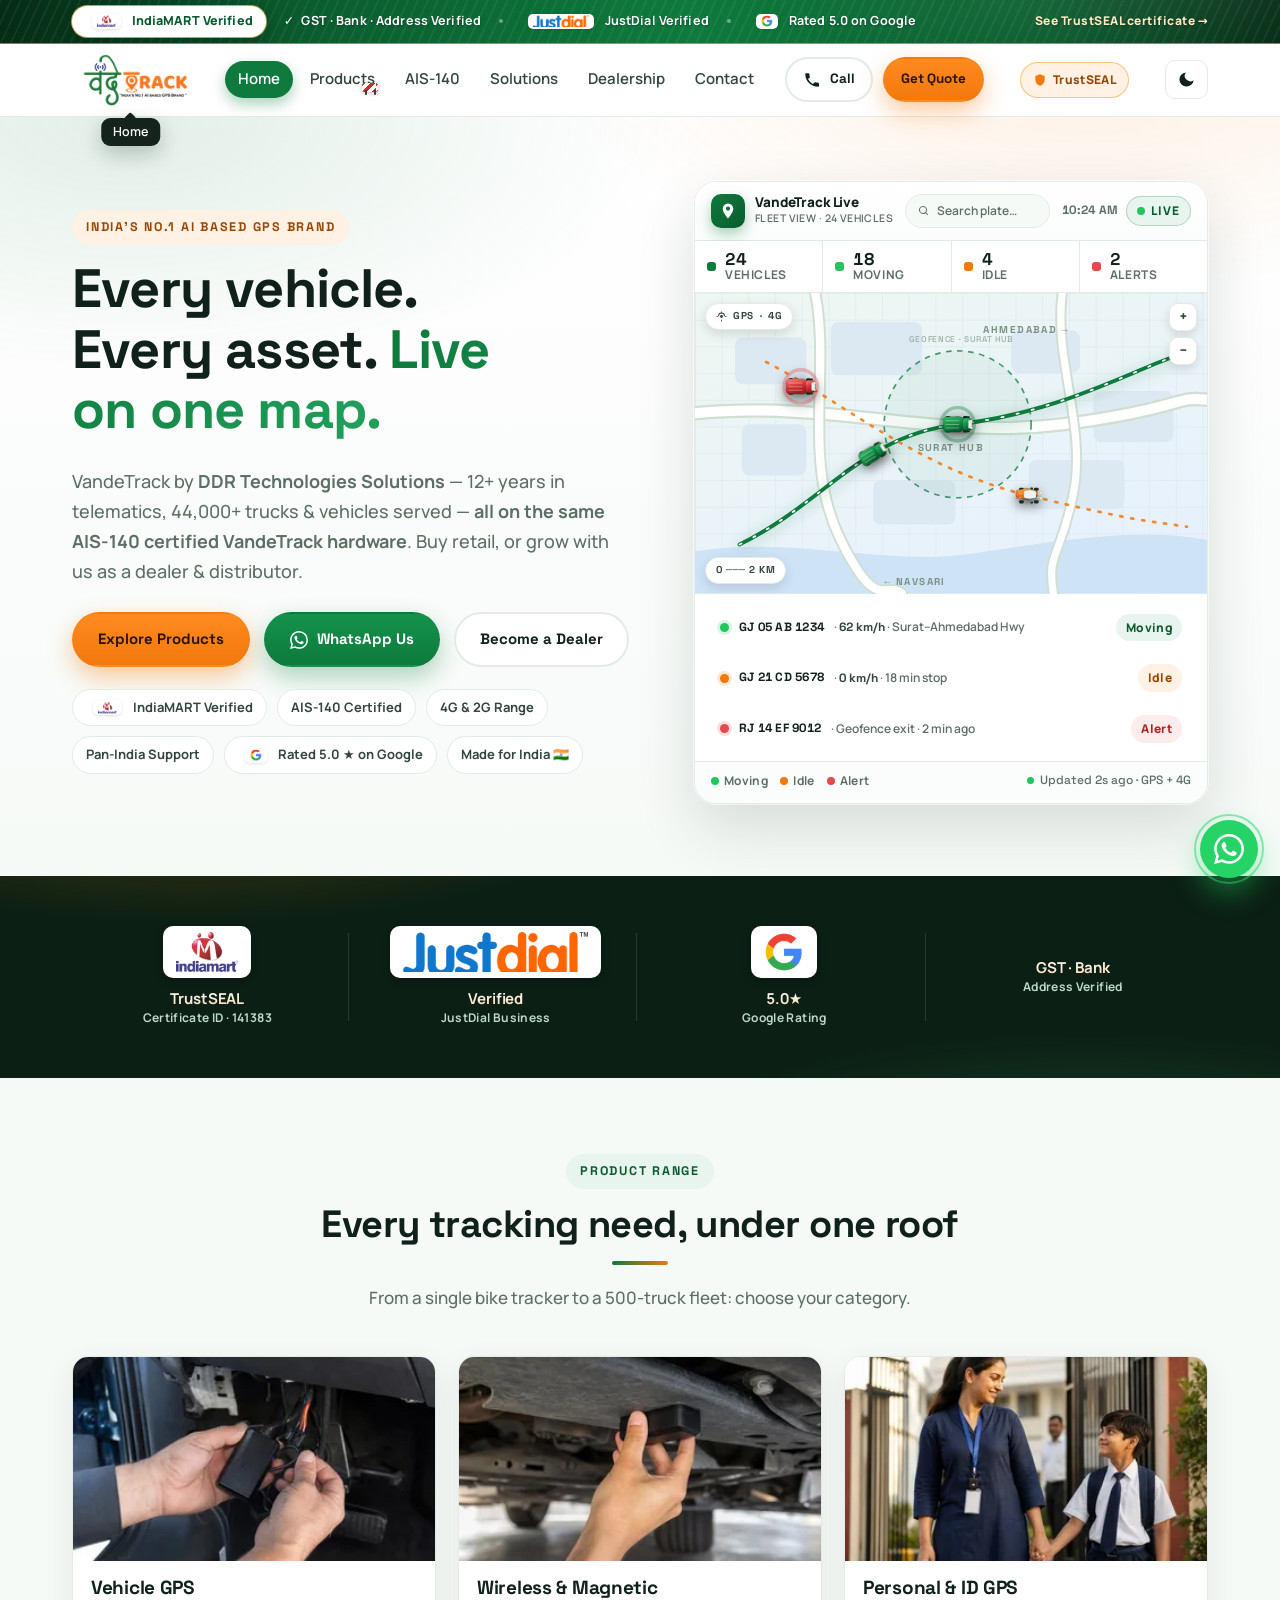
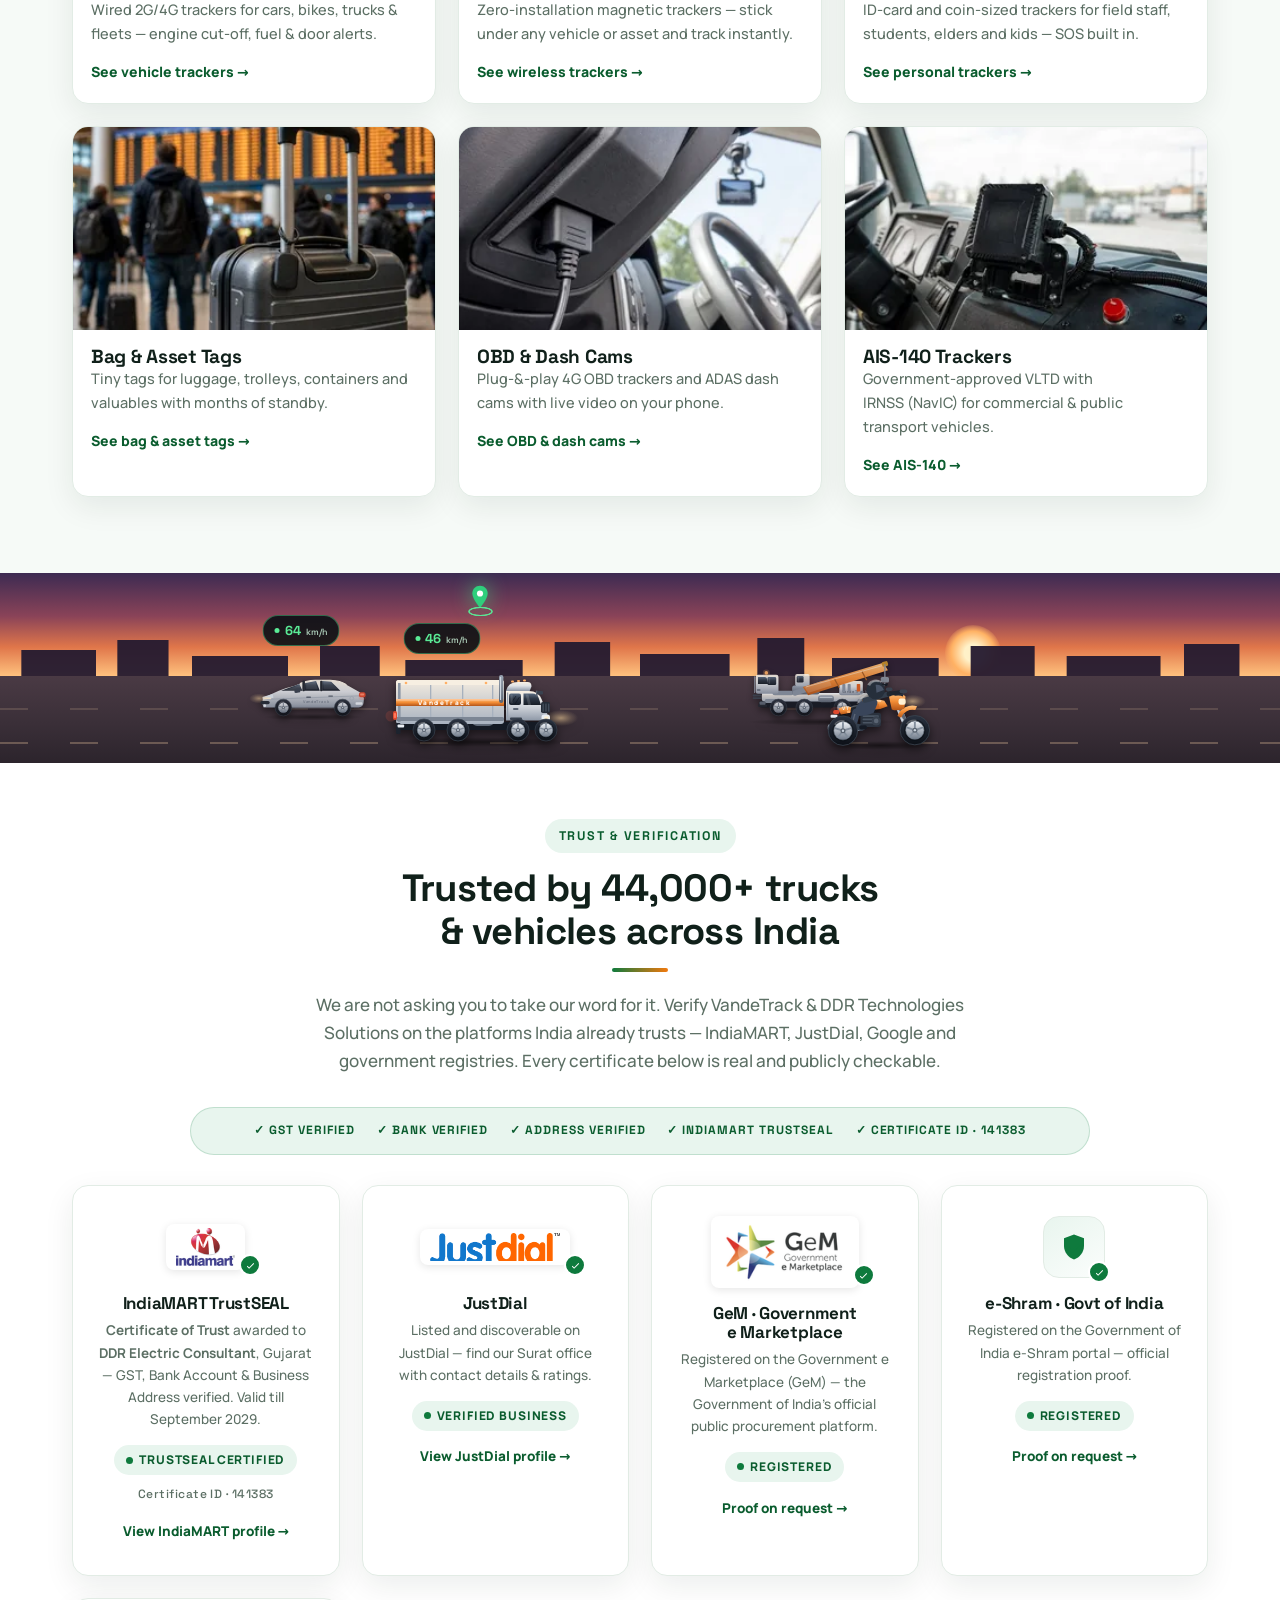
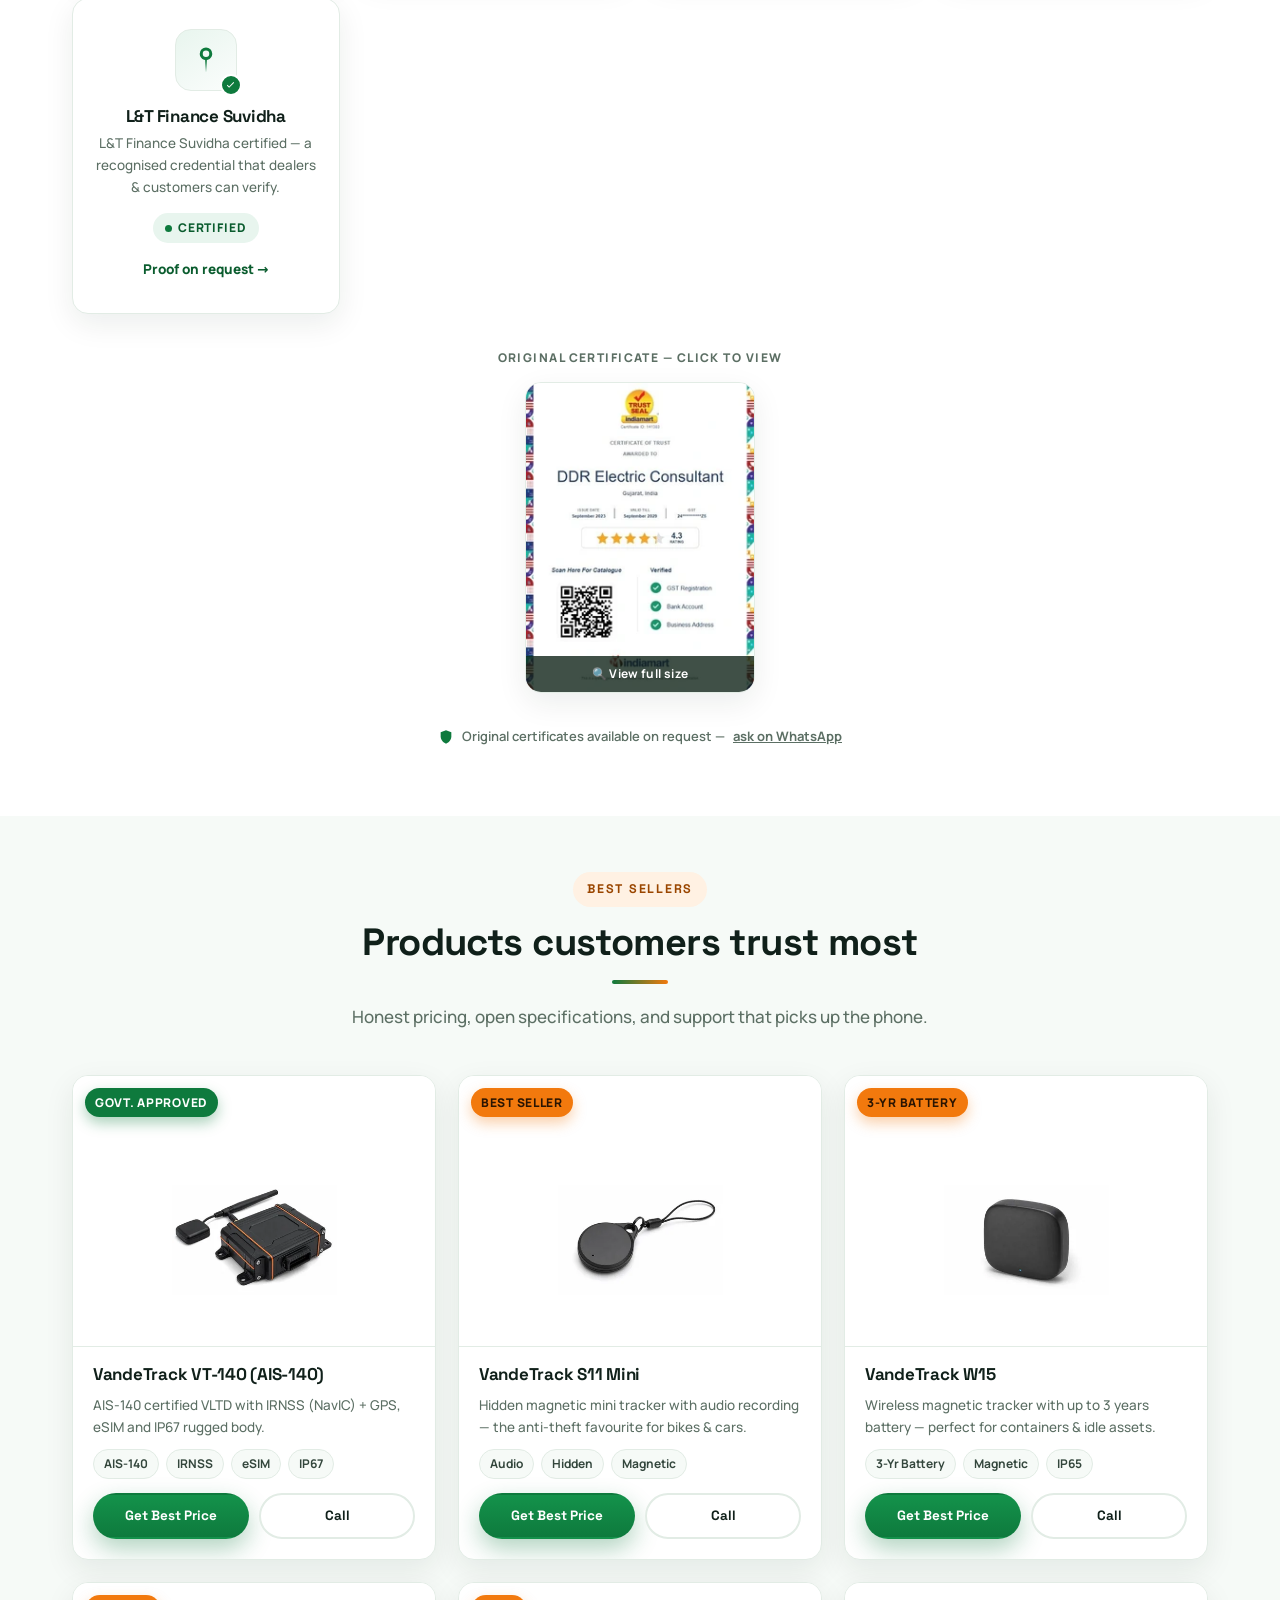
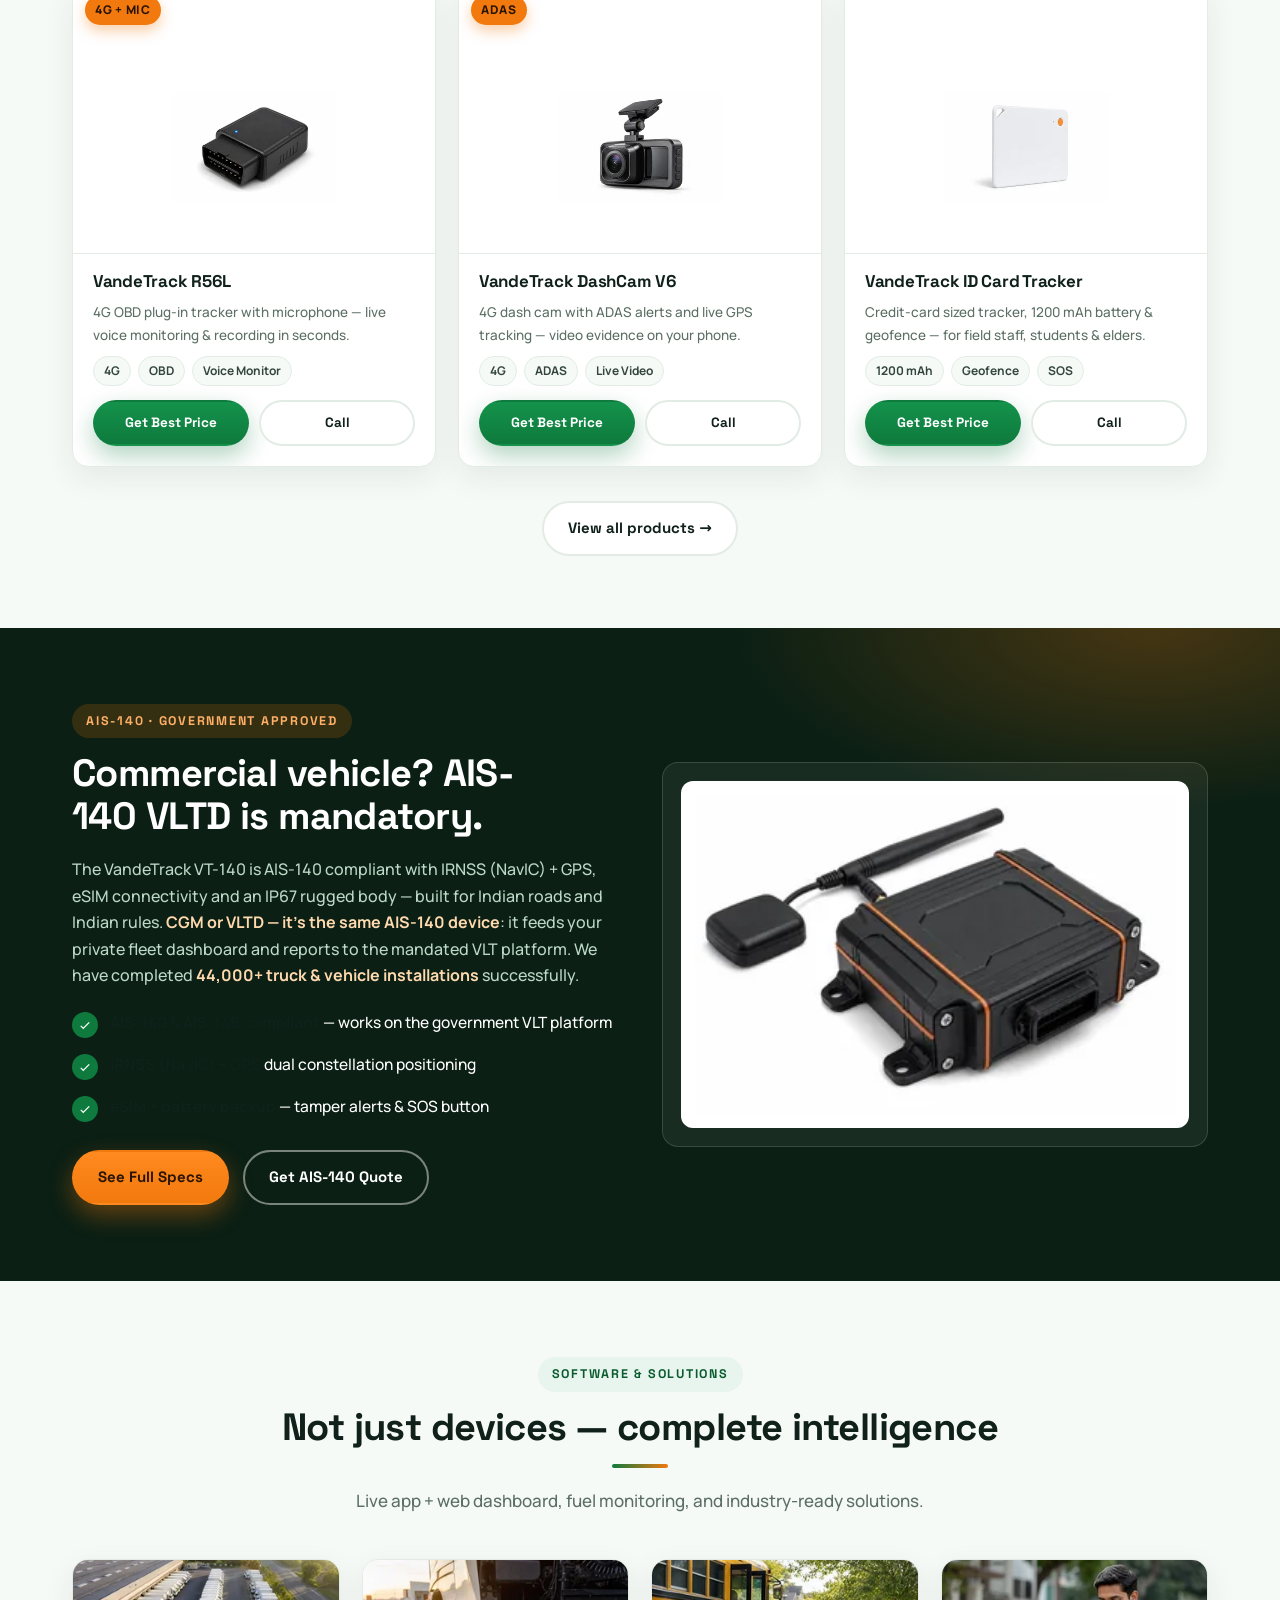
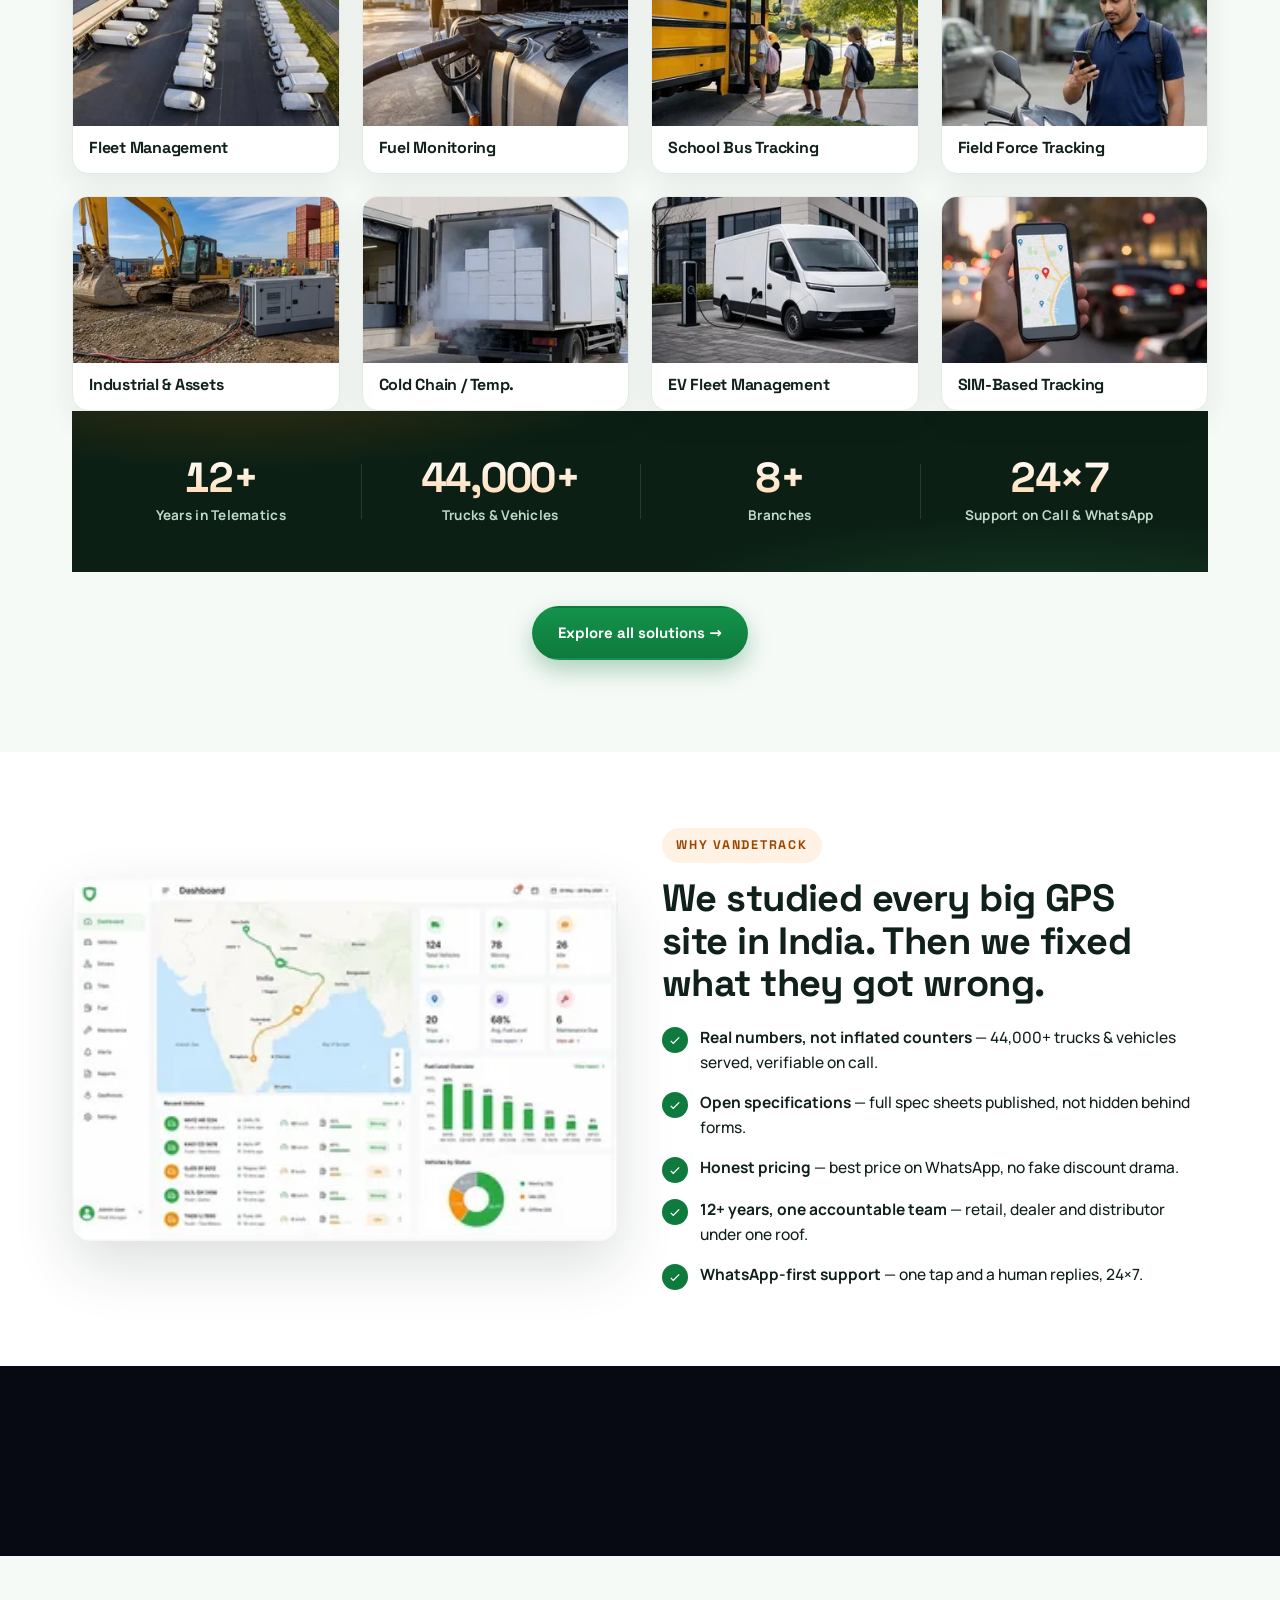
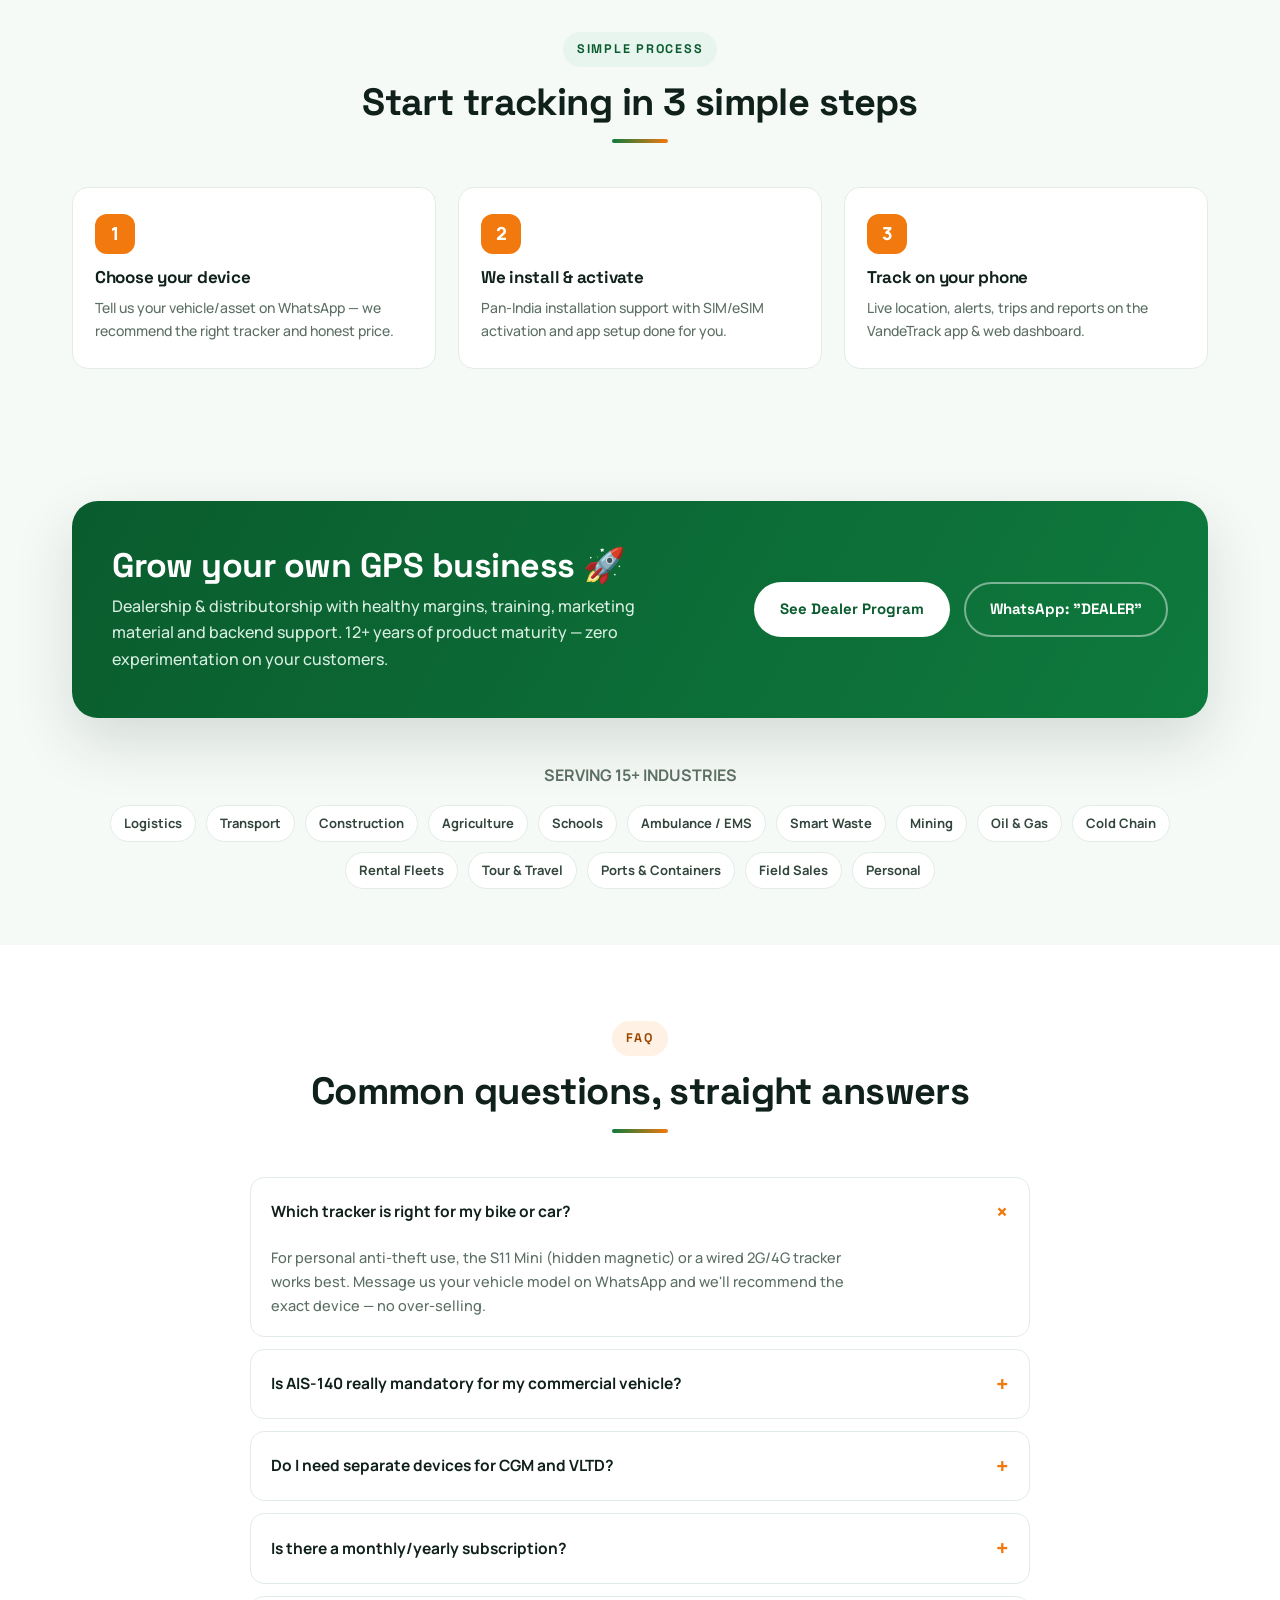
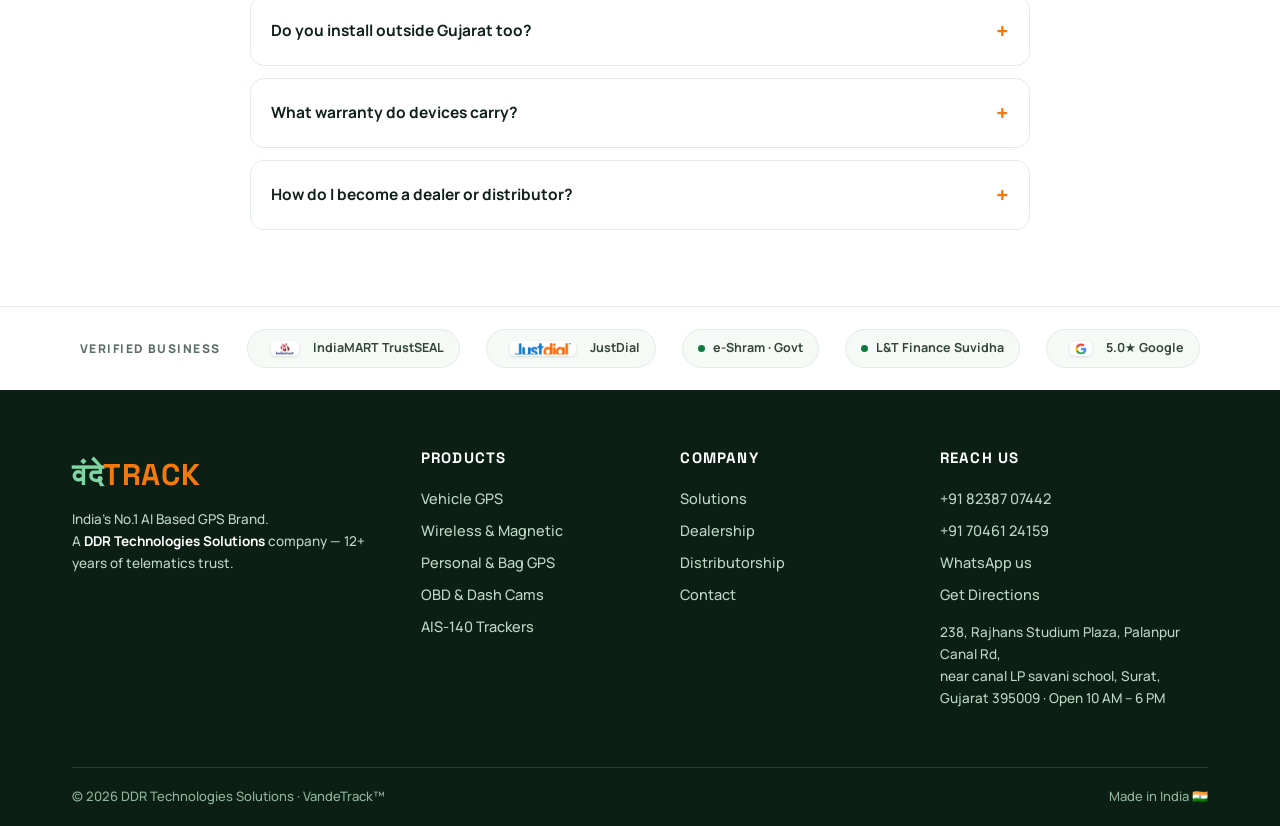
<file: index.html>
<!doctype html>
<html lang="en">
<head>
<meta charset="utf-8">
<meta name="viewport" content="width=device-width, initial-scale=1">
  <link rel="canonical" href="https://vandetrack.com/">
<script>document.documentElement.classList.add("js");(function(){try{var t=localStorage.getItem("vt-theme")||(matchMedia("(prefers-color-scheme: dark)").matches?"dark":"light");document.documentElement.setAttribute("data-theme",t);}catch(e){document.documentElement.setAttribute("data-theme","light");}})();</script>
<title>VandeTrack — India's No.1 AI Based GPS Brand | DDR Technologies</title>
<meta name="description" content="VandeTrack by DDR Technologies Solutions, Surat — vehicle GPS, AIS-140 trackers, personal & bag GPS, dash cams and fleet software. 12+ years, 44,000+ vehicles.">
<link rel="icon" type="image/svg+xml" href="assets/favicon.svg">
  <link rel="manifest" href="site.webmanifest">
  <meta name="theme-color" content="#e06020">
<meta name="theme-color" content="#0E7A3D">
<meta property="og:type" content="website">
<meta property="og:title" content="VandeTrack — India's No.1 AI Based GPS Brand">
<meta property="og:description" content="Vehicle GPS, AIS-140, personal & bag trackers, dash cams and fleet software by DDR Technologies Solutions. 12+ years · 44,000+ trucks & vehicles · 8+ branches.">
<meta property="og:image" content="https://vandetrack.com/assets/img/og-image.png">
<meta property="og:url" content="https://vandetrack.com/">
  <meta name="twitter:card" content="summary_large_image">
  <link rel="preload" href="assets/fonts/spacegrotesk-latin.woff2" as="font" type="font/woff2" crossorigin>
<link rel="preload" href="assets/fonts/manrope-latin.woff2" as="font" type="font/woff2" crossorigin>
<link rel="stylesheet" href="assets/generated/main.32fda576698e.css" data-build-source="assets/css/main.css">
<script type="application/ld+json">
{"@context":"https://schema.org","@type":"Organization","name":"VandeTrack","slogan":"India's No.1 AI Based GPS Brand","telephone":"+91 82387 07442","areaServed":"IN","contactPoint":[{"@type":"ContactPoint","telephone":"+91 82387 07442","contactType":"sales"},{"@type":"ContactPoint","telephone":"+91 70461 24159","contactType":"sales"}],"address":{"@type":"PostalAddress","streetAddress":"238, Rajhans Studium Plaza, Palanpur Canal Rd, near canal LP savani school","addressLocality":"Surat","addressRegion":"Gujarat","postalCode":"395009","addressCountry":"IN"},"hasMap":"https://maps.app.goo.gl/h5abqwrFxsvoFBGP6","parentOrganization":{"@type":"Organization","name":"DDR Technologies Solutions"}}
</script>
<script type="application/ld+json">
{"@context": "https://schema.org", "@type": "FAQPage", "mainEntity": [{"@type": "Question", "name": "Which tracker is right for my bike or car?", "acceptedAnswer": {"@type": "Answer", "text": "For personal anti-theft use, the S11 Mini (hidden magnetic) or a wired 2G/4G tracker works best. Message us your vehicle model on WhatsApp and we'll recommend the exact device — no over-selling."}}, {"@type": "Question", "name": "Is AIS-140 really mandatory for my commercial vehicle?", "acceptedAnswer": {"@type": "Answer", "text": "Yes — public and commercial transport vehicles must carry an AIS-140 certified VLTD as per government norms. The VT-140 is fully compliant and our team handles installation + platform onboarding."}}, {"@type": "Question", "name": "Do I need separate devices for CGM and VLTD?", "acceptedAnswer": {"@type": "Answer", "text": "No — the same AIS-140 certified VT-140 does both. For CGM (fleet/goods monitoring) it feeds your private dashboard; for the VLTD mandate it reports to the government VLT platform. One hardware, both jobs — no double cost."}}, {"@type": "Question", "name": "Is there a monthly/yearly subscription?", "acceptedAnswer": {"@type": "Answer", "text": "Device price and platform subscription are quoted separately and clearly on WhatsApp before you pay. No hidden costs — that's a promise."}}, {"@type": "Question", "name": "Do you install outside Gujarat too?", "acceptedAnswer": {"@type": "Answer", "text": "We support pan-India dispatch with installation guidance, and have a growing dealer network for on-site installs. Dealers in your area are shared on call."}}, {"@type": "Question", "name": "What warranty do devices carry?", "acceptedAnswer": {"@type": "Answer", "text": "Every VandeTrack device comes with a manufacturer warranty (period varies by model — we quote it with the price, in writing, on WhatsApp). During warranty, repair/replacement is handled by our team — no running around."}}, {"@type": "Question", "name": "How do I become a dealer or distributor?", "acceptedAnswer": {"@type": "Answer", "text": "Fill the form on the Dealership page or WhatsApp us \"DEALER\". We share margins, stock plans and onboarding steps on a call — most partners start within a week."}}]}
</script>
</head>
<body>
<a class="skip-link" href="#main">Skip to content</a>
<div class="page-progress" id="pageProgress" aria-hidden="true"></div>

<div class="top-trust">
  <div class="container">
    <a class="tt-pill gold" href="https://www.indiamart.com/ddr-electric-consultant/" target="_blank" rel="noopener">
      <picture class="vt-media"><source type="image/webp" srcset="assets/generated/logo-indiamart-96.fc6fbabf73ec.webp 96w, assets/generated/logo-indiamart-192.663f0d55f699.webp 192w, assets/generated/logo-indiamart-320.2b7434f16775.webp 320w" sizes="19px"><img class="tlogo" src="assets/img/logo-indiamart.png" alt="IndiaMART" loading="lazy" width="1075" height="691" decoding="async"></picture>
      IndiaMART Verified
    </a>
    <span class="tt-pill tt-hide-s"><span class="tt-check">&#10003;</span> GST &middot; Bank &middot; Address Verified</span>
    <span class="tt-dot-sep tt-hide-s"></span>
    <a class="tt-pill" href="https://jsdl.in/RSL-YBH1792233332" target="_blank" rel="noopener"><picture class="vt-media"><source type="image/webp" srcset="assets/generated/logo-justdial-241.58c488ab593e.webp 241w" sizes="56px"><img class="tlogo" src="assets/img/logo-justdial.png" alt="JustDial" loading="lazy" width="241" height="52" decoding="async"></picture> JustDial Verified</a>
    <span class="tt-dot-sep tt-hide-s"></span>
    <a class="tt-pill" href="https://maps.app.goo.gl/h5abqwrFxsvoFBGP6" target="_blank" rel="noopener"><picture class="vt-media"><source type="image/webp" srcset="assets/generated/logo-google-g-64.96b6c70feb06.webp 64w, assets/generated/logo-google-g-128.f98ffc818cda.webp 128w, assets/generated/logo-google-g-256.89038f8f02e1.webp 256w" sizes="12px"><img class="tlogo" src="assets/img/logo-google-g.png" alt="Google" loading="lazy" width="256" height="256" decoding="async"></picture> Rated 5.0 on Google</a>
    <a class="tt-cta" href="index.html#trust">See TrustSEAL certificate &rarr;</a>
  </div>
</div>
<header class="site-header">
  <div class="container header-row">
    <a class="brand" href="index.html" aria-label="VandeTrack — home">
        <span class="brand-hint" aria-hidden="true">Home</span>
      <picture class="vt-media"><source type="image/webp" srcset="assets/generated/logo-128.0cabbb47fb11.webp 128w, assets/generated/logo-256.830bc9236de6.webp 256w, assets/generated/logo-384.02246c2352b9.webp 384w" sizes="107px"><img class="brand-logo" src="assets/img/logo.png" alt="VandeTrack — India's No.1 AI Based GPS Brand" width="715" height="349" decoding="async" data-logo-light-srcset="assets/generated/logo-128.0cabbb47fb11.webp 128w, assets/generated/logo-256.830bc9236de6.webp 256w, assets/generated/logo-384.02246c2352b9.webp 384w" data-logo-dark-srcset="assets/generated/logo-dark-128.7a1529db13dc.webp 128w, assets/generated/logo-dark-256.50a7842fcc1e.webp 256w, assets/generated/logo-dark-384.c12b71ca05ec.webp 384w"></picture>
    </a>
    <nav class="main-nav" id="mainNav" aria-label="Main navigation">
      <span class="nav-pill" aria-hidden="true"></span>
      <a href="index.html" class="active">Home</a>
      <a href="products.html"><span class="nav-name">Products<span class="barricade-mini" aria-hidden="true"></span></span></a>
      <a href="ais-140.html">AIS-140</a>
      <a href="solutions.html">Solutions</a>
      <a href="dealership.html">Dealership</a>
      <a href="contact.html">Contact</a>
      <div class="nav-cta">
        <a class="btn btn-ghost btn-sm" href="tel:+918238707442">
          <svg class="wa-ico" viewBox="0 0 24 24"><path d="M6.6 10.8a15 15 0 0 0 6.6 6.6l2.2-2.2c.3-.3.7-.4 1.1-.2 1.2.4 2.5.6 3.8.6.6 0 1 .4 1 1V20c0 .6-.4 1-1 1C10.6 21 3 13.4 3 4c0-.6.4-1 1-1h3.5c.6 0 1 .4 1 1 0 1.3.2 2.6.6 3.8.1.4 0 .8-.2 1.1z"/></svg>
          Call
        </a>
        <a class="btn btn-orange btn-sm" href="contact.html">Get Quote</a>
      </div>
    </nav>
    <a class="htrust" href="https://www.indiamart.com/ddr-electric-consultant/" target="_blank" rel="noopener" title="IndiaMART TrustSEAL — verified business">
      <svg viewBox="0 0 24 24"><path d="M12 2l8 3v6c0 5.2-3.4 9.4-8 11-4.6-1.6-8-5.8-8-11V5z"/><path d="M10.6 14.2l-2.5-2.5-1.4 1.4 3.9 3.9 6-6-1.4-1.4z"/></svg>
      <span class="ht-label">TrustSEAL</span>
    </a>
    <button class="theme-toggle" id="themeToggle" aria-label="Toggle dark mode" title="Dark / light mode" aria-pressed="false"><svg class="moon" viewBox="0 0 24 24" fill="currentColor" aria-hidden="true"><path d="M21 12.79A9 9 0 1 1 11.21 3a7 7 0 0 0 9.79 9.79z"/></svg><svg class="sun" viewBox="0 0 24 24" fill="none" stroke="currentColor" stroke-width="2" stroke-linecap="round" aria-hidden="true"><circle cx="12" cy="12" r="4" fill="currentColor" stroke="none"/><path d="M12 2v2.5M12 19.5V22M22 12h-2.5M4.5 12H2M19.1 4.9l-1.8 1.8M6.7 17.3l-1.8 1.8M19.1 19.1l-1.8-1.8M6.7 6.7 4.9 4.9"/></svg></button>
    <button class="nav-toggle" aria-expanded="false" aria-controls="mainNav" aria-label="Open menu">
      <svg width="20" height="20" viewBox="0 0 24 24" fill="currentColor"><path d="M3 6h18v2H3zM3 11h18v2H3zM3 16h18v2H3z"/></svg>
    </button>
  </div>
</header>

<main id="main">

<!-- ============ HERO ============ -->
<div class="hero">
  <div class="container hero-grid">
    <div>
      <span class="eyebrow">India's No.1 AI Based GPS Brand</span>
      <h1>Every vehicle. Every asset. <span class="hl">Live on one map.</span></h1>
      <p class="lead">VandeTrack by <b>DDR Technologies Solutions</b> — 12+ years in telematics,
        44,000+ trucks &amp; vehicles served — <b>all on the same AIS-140
        certified VandeTrack hardware</b>. Buy retail, or grow with us as a dealer &amp; distributor.</p>
      <div class="hero-ctas">
        <a class="btn btn-orange" href="products.html">Explore Products</a>
        <a class="btn btn-green" href="https://wa.me/918238707442?text=Hi%20VandeTrack!%20I%20need%20help%20choosing%20the%20right%20GPS%20solution." target="_blank" rel="noopener">
          <svg class="wa-ico" viewBox="0 0 24 24"><path d="M17.472 14.382c-.297-.149-1.758-.867-2.03-.967-.273-.099-.471-.148-.67.15-.197.297-.767.966-.94 1.164-.173.199-.347.223-.644.075-.297-.15-1.255-.463-2.39-1.475-.883-.788-1.48-1.761-1.653-2.059-.173-.297-.018-.458.13-.606.134-.133.298-.347.446-.52.149-.174.198-.298.298-.497.099-.198.05-.371-.025-.52-.075-.149-.669-1.612-.916-2.207-.242-.579-.487-.5-.669-.51-.173-.008-.371-.01-.57-.01-.198 0-.52.074-.792.372-.272.297-1.04 1.016-1.04 2.479 0 1.462 1.065 2.875 1.213 3.074.149.198 2.096 3.2 5.077 4.487.709.306 1.262.489 1.694.625.712.227 1.36.195 1.871.118.571-.085 1.758-.719 2.006-1.413.248-.694.248-1.289.173-1.413-.074-.124-.272-.198-.57-.347m-5.421 7.403h-.004a9.87 9.87 0 0 1-5.031-1.378l-.361-.214-3.741.982.998-3.648-.235-.374a9.86 9.86 0 0 1-1.51-5.26c.001-5.45 4.436-9.884 9.888-9.884 2.64 0 5.122 1.03 6.988 2.898a9.825 9.825 0 0 1 2.893 6.994c-.003 5.45-4.437 9.884-9.885 9.884m8.413-18.297A11.815 11.815 0 0 0 12.05 0C5.495 0 .16 5.335.157 11.892c0 2.096.547 4.142 1.588 5.945L.057 24l6.305-1.654a11.882 11.882 0 0 0 5.683 1.448h.005c6.554 0 11.89-5.335 11.893-11.893a11.821 11.821 0 0 0-3.48-8.413Z"/></svg>
          WhatsApp Us
        </a>
        <a class="btn btn-ghost" href="dealership.html">Become a Dealer</a>
      </div>
      <div class="hero-points">
        <a class="chip chip-gold" href="https://www.indiamart.com/ddr-electric-consultant/" target="_blank" rel="noopener" style="text-decoration:none"><picture class="vt-media"><source type="image/webp" srcset="assets/generated/logo-indiamart-96.fc6fbabf73ec.webp 96w, assets/generated/logo-indiamart-192.663f0d55f699.webp 192w, assets/generated/logo-indiamart-320.2b7434f16775.webp 320w" sizes="19px"><img class="tlogo" src="assets/img/logo-indiamart.png" alt="IndiaMART" loading="lazy" width="1075" height="691" decoding="async"></picture> IndiaMART Verified</a>
        <span class="chip">AIS-140 Certified</span>
        <span class="chip">4G &amp; 2G Range</span>
        <span class="chip">Pan-India Support</span>
        <a class="chip" href="https://maps.app.goo.gl/h5abqwrFxsvoFBGP6" target="_blank" rel="noopener" style="text-decoration:none"><picture class="vt-media"><source type="image/webp" srcset="assets/generated/logo-google-g-64.96b6c70feb06.webp 64w, assets/generated/logo-google-g-128.f98ffc818cda.webp 128w, assets/generated/logo-google-g-256.89038f8f02e1.webp 256w" sizes="12px"><img class="tlogo" src="assets/img/logo-google-g.png" alt="Google" loading="lazy" width="256" height="256" decoding="async"></picture> Rated 5.0 ★ on Google</a>
        <span class="chip">Made for India 🇮🇳</span>
      </div>
    </div>

    <!-- live fleet dashboard mock (pure CSS/SVG — no JS needed) -->
    <div class="track-mock" aria-hidden="true">
      <div class="tm-head">
        <div class="tm-brand">
          <div class="tm-mark">
            <svg viewBox="0 0 24 24"><path d="M12 2a7 7 0 0 0-7 7c0 5.2 7 13 7 13s7-7.8 7-13a7 7 0 0 0-7-7zm0 9.5A2.5 2.5 0 1 1 12 6a2.5 2.5 0 0 1 0 5.5z" fill="#fff"/></svg>
          </div>
          <div>
            <div class="tm-title">VandeTrack Live</div>
            <div class="tm-sub">Fleet View · 24 vehicles</div>
          </div>
        </div>
        <div class="tm-search">
          <svg viewBox="0 0 24 24"><path d="M10 2a8 8 0 1 0 4.9 14.32l4.39 4.39 1.42-1.42-4.39-4.39A8 8 0 0 0 10 2zm0 2a6 6 0 1 1 0 12 6 6 0 0 1 0-12z"/></svg>
          Search plate…
        </div>
        <div class="tm-head-right">
          <span class="tm-clock">10:24 AM</span>
          <span class="tm-live"><span class="tm-dot"></span> LIVE</span>
        </div>
      </div>

      <div class="tm-kpis">
        <div class="tm-kpi"><span class="tm-kpi-dot green"></span><div><div class="tm-kpi-val">24</div><div class="tm-kpi-lbl">Vehicles</div></div></div>
        <div class="tm-kpi"><span class="tm-kpi-dot mint"></span><div><div class="tm-kpi-val">18</div><div class="tm-kpi-lbl">Moving</div></div></div>
        <div class="tm-kpi"><span class="tm-kpi-dot orange"></span><div><div class="tm-kpi-val">4</div><div class="tm-kpi-lbl">Idle</div></div></div>
        <div class="tm-kpi"><span class="tm-kpi-dot red"></span><div><div class="tm-kpi-val">2</div><div class="tm-kpi-lbl">Alerts</div></div></div>
      </div>

      <div class="tm-map">
        <svg viewBox="0 0 460 270">
          <defs>
            <pattern id="grid" width="24" height="24" patternUnits="userSpaceOnUse">
              <path class="gridline" d="M24 0H0v24" fill="none" stroke-width="1"/>
            </pattern>
            <linearGradient id="vgrad-green" x1="0" y1="0" x2="0.35" y2="1">
              <stop offset="0" stop-color="#37bd6c"/><stop offset="0.55" stop-color="#159248"/><stop offset="1" stop-color="#0a5c2e"/>
            </linearGradient>
            <linearGradient id="vgrad-orange" x1="0" y1="0" x2="0.35" y2="1">
              <stop offset="0" stop-color="#ffab5e"/><stop offset="0.55" stop-color="#f2790d"/><stop offset="1" stop-color="#c25e08"/>
            </linearGradient>
            <linearGradient id="vgrad-red" x1="0" y1="0" x2="0.35" y2="1">
              <stop offset="0" stop-color="#ff8585"/><stop offset="0.55" stop-color="#d43535"/><stop offset="1" stop-color="#9e1c1c"/>
            </linearGradient>
            <radialGradient id="vshadow" cx="0.5" cy="0.5" r="0.5">
              <stop offset="0" stop-color="rgba(10,25,18,0.32)"/><stop offset="1" stop-color="rgba(10,25,18,0)"/>
            </radialGradient>
          </defs>
          <rect width="460" height="270" fill="url(#grid)"/>

          <!-- river (Tapi) + city blocks -->
          <path class="water" d="M0 232 C 90 218, 170 246, 250 234 S 400 210, 460 222 L 460 270 L 0 270 Z"/>
          <rect class="block" x="36" y="40" width="64" height="42" rx="7"/>
          <rect class="block" x="122" y="26" width="82" height="48" rx="7"/>
          <rect class="block" x="284" y="34" width="62" height="38" rx="7"/>
          <rect class="block" x="358" y="88" width="72" height="46" rx="7"/>
          <rect class="block" x="42" y="118" width="58" height="46" rx="7"/>
          <rect class="block" x="300" y="150" width="86" height="44" rx="7"/>
          <rect class="block" x="160" y="168" width="74" height="40" rx="7"/>

          <!-- roads: casing + surface -->
          <path class="road-casing" d="M0 108 C 120 96, 220 132, 330 118 S 430 92, 460 96" stroke-width="13"/>
          <path class="road" d="M0 108 C 120 96, 220 132, 330 118 S 430 92, 460 96" stroke-width="9"/>
          <path class="road-casing" d="M108 0 C 122 70, 96 150, 130 220 S 170 258, 186 270" stroke-width="11"/>
          <path class="road" d="M108 0 C 122 70, 96 150, 130 220 S 170 258, 186 270" stroke-width="7.5"/>
          <path class="road-casing" d="M330 0 C 322 60, 352 120, 340 180 S 316 232, 322 270" stroke-width="10"/>
          <path class="road" d="M330 0 C 322 60, 352 120, 340 180 S 316 232, 322 270" stroke-width="6.5"/>

          <!-- geofence around hub -->
          <circle class="geofence" cx="236" cy="118" r="66"/>
          <text class="poi-label" x="192" y="44">GEOFENCE · SURAT HUB</text>

          <!-- routes -->
          <path id="route1" class="route-main" d="M40 226 C 120 186, 150 128, 236 118 S 380 76, 428 58"/>
          <path class="route-flow" d="M40 226 C 120 186, 150 128, 236 118 S 380 76, 428 58"/>
          <path class="route-alt" d="M64 62 C 130 96, 200 158, 300 182 S 402 204, 442 210"/>

          <!-- hub marker with radar ping -->
          <circle class="hub-ring" cx="236" cy="118" r="30"/>
          <circle class="hub-ring delay" cx="236" cy="118" r="30"/>
          <circle cx="236" cy="118" r="7" fill="#0E7A3D"/>
          <circle cx="236" cy="118" r="3" fill="#fff" opacity="0.9"/>
          <text class="city-label" x="200" y="142">SURAT HUB</text>

          <!-- city labels -->
          <text class="city-label" x="336" y="36" text-anchor="end">AHMEDABAD →</text>
          <text class="city-label" x="170" y="262">← NAVSARI</text>

          <!-- moving truck (green, top-view) with trail -->
          <g class="veh veh-g">
            <path class="trail" d="M-30 0 L -14 0"/>
            <g transform="scale(0.95)">
              <ellipse cx="0" cy="2.6" rx="14" ry="5.8" fill="url(#vshadow)"/>
              <rect class="wheel" x="-11" y="-7.4" width="4.4" height="2.8" rx="1.2"/>
              <rect class="wheel" x="4.8" y="-7.4" width="4.4" height="2.8" rx="1.2"/>
              <rect class="wheel" x="-11" y="4.6" width="4.4" height="2.8" rx="1.2"/>
              <rect class="wheel" x="4.8" y="4.6" width="4.4" height="2.8" rx="1.2"/>
              <path class="body" d="M-13 -3.4 a3.2 3.2 0 0 1 3.2 -3.4 h11.6 a3.4 3.4 0 0 1 3.4 3.4 v6.8 a3.4 3.4 0 0 1 -3.4 3.4 h-11.6 a3.2 3.2 0 0 1 -3.2 -3.4 z"/>
              <rect class="body" x="4.2" y="-5.6" width="8.6" height="11.2" rx="2.6"/>
              <path class="glass" d="M9.6 -3.6 h1.4 a1.8 1.8 0 0 1 1.8 1.8 v3.6 a1.8 1.8 0 0 1 -1.8 1.8 h-1.4 z"/>
              <path class="shine" d="M-10.4 -3.2 h11.4 M-10.4 0.2 h11.4 M-10.4 3.4 h11.4"/>
              <circle class="light" cx="12.2" cy="-3" r="1.15"/>
              <circle class="light" cx="12.2" cy="3" r="1.15"/>
              <rect class="wheel" x="8.4" y="-7.2" width="2.6" height="1.6" rx="0.7"/>
              <rect class="wheel" x="8.4" y="5.6" width="2.6" height="1.6" rx="0.7"/>
            </g>
            <animateMotion dur="9s" repeatCount="indefinite" rotate="auto"><mpath href="#route1"/></animateMotion>
          </g>
          <!-- parked truck (green, hub, top-view) -->
          <g class="veh veh-g" transform="translate(236,118)">
            <circle class="veh-ring" r="15"/>
            <ellipse cx="0" cy="2.6" rx="14" ry="5.8" fill="url(#vshadow)"/>
            <rect class="wheel" x="-11" y="-7.4" width="4.4" height="2.8" rx="1.2"/>
            <rect class="wheel" x="4.8" y="-7.4" width="4.4" height="2.8" rx="1.2"/>
            <rect class="wheel" x="-11" y="4.6" width="4.4" height="2.8" rx="1.2"/>
            <rect class="wheel" x="4.8" y="4.6" width="4.4" height="2.8" rx="1.2"/>
            <path class="body" d="M-13 -3.4 a3.2 3.2 0 0 1 3.2 -3.4 h11.6 a3.4 3.4 0 0 1 3.4 3.4 v6.8 a3.4 3.4 0 0 1 -3.4 3.4 h-11.6 a3.2 3.2 0 0 1 -3.2 -3.4 z"/>
            <rect class="body" x="4.2" y="-5.6" width="8.6" height="11.2" rx="2.6"/>
            <path class="glass" d="M9.6 -3.6 h1.4 a1.8 1.8 0 0 1 1.8 1.8 v3.6 a1.8 1.8 0 0 1 -1.8 1.8 h-1.4 z"/>
            <path class="shine" d="M-10.4 -3.2 h11.4 M-10.4 0.2 h11.4 M-10.4 3.4 h11.4"/>
            <circle class="light" cx="12.2" cy="-3" r="1.15"/>
            <circle class="light" cx="12.2" cy="3" r="1.15"/>
            <rect class="wheel" x="8.4" y="-7.2" width="2.6" height="1.6" rx="0.7"/>
            <rect class="wheel" x="8.4" y="5.6" width="2.6" height="1.6" rx="0.7"/>
          </g>
          <!-- idle car (orange, top-view, clear silhouette) -->
          <g class="veh veh-o" transform="translate(300,182)">
            <ellipse cx="0" cy="2.8" rx="12.8" ry="5.8" fill="url(#vshadow)"/>
            <rect class="wheel" x="-8.8" y="-7.1" width="4.3" height="2.9" rx="1.2"/>
            <rect class="wheel" x="4.5" y="-7.1" width="4.3" height="2.9" rx="1.2"/>
            <rect class="wheel" x="-8.8" y="4.2" width="4.3" height="2.9" rx="1.2"/>
            <rect class="wheel" x="4.5" y="4.2" width="4.3" height="2.9" rx="1.2"/>
            <rect class="wheel" x="1.4" y="-7.2" width="2.3" height="1.7" rx="0.7"/>
            <rect class="wheel" x="1.4" y="5.5" width="2.3" height="1.7" rx="0.7"/>
            <path class="body" d="M-11.6 -2.4 q-0.2 -2.5 2.3 -2.8 l3.5 -0.4 q1.1 -0.9 2.4 -0.9 h2.3 q1.3 0 2.4 0.9 l3.7 0.6 q2.7 0.5 2.7 2.6 v1.8 q0 2.1 -2.7 2.6 l-3.7 0.6 q-1.1 0.9 -2.4 0.9 h-2.3 q-1.3 0 -2.4 -0.9 l-3.5 -0.4 q-2.5 -0.3 -2.3 -2.8 z"/>
            <path class="glass" d="M-4.6 -3.1 q0.2 -0.9 1.1 -1.1 l2.6 -0.5 q0.7 -0.2 1.4 -0.2 h0.6 q0.7 0 1.4 0.2 l2.9 0.6 q1 0.2 1 1 v4.2 q0 0.8 -1 1 l-2.9 0.6 q-0.7 0.2 -1.4 0.2 h-0.6 q-0.7 0 -1.4 -0.2 l-2.6 -0.5 q-0.9 -0.2 -1.1 -1.1 z"/>
            <path class="shine" d="M6 -1.7 h3 M6 1.7 h3 M-8.6 -1.7 h2.4 M-8.6 1.7 h2.4"/>
            <circle class="light" cx="10.7" cy="-2.5" r="1.1"/>
            <circle class="light" cx="10.7" cy="2.5" r="1.1"/>
            <rect class="tlight" x="-11.6" y="-2.9" width="1.4" height="1.9" rx="0.6"/>
            <rect class="tlight" x="-11.6" y="1" width="1.4" height="1.9" rx="0.6"/>
          </g>
          <!-- alert truck (red, top-view) -->
          <g class="veh veh-r" transform="translate(95,84)">
            <circle class="veh-ring alert-ring" r="15"/>
            <ellipse cx="0" cy="2.6" rx="14" ry="5.8" fill="url(#vshadow)"/>
            <rect class="wheel" x="-11" y="-7.4" width="4.4" height="2.8" rx="1.2"/>
            <rect class="wheel" x="4.8" y="-7.4" width="4.4" height="2.8" rx="1.2"/>
            <rect class="wheel" x="-11" y="4.6" width="4.4" height="2.8" rx="1.2"/>
            <rect class="wheel" x="4.8" y="4.6" width="4.4" height="2.8" rx="1.2"/>
            <path class="body" d="M-13 -3.4 a3.2 3.2 0 0 1 3.2 -3.4 h11.6 a3.4 3.4 0 0 1 3.4 3.4 v6.8 a3.4 3.4 0 0 1 -3.4 3.4 h-11.6 a3.2 3.2 0 0 1 -3.2 -3.4 z"/>
            <rect class="body" x="4.2" y="-5.6" width="8.6" height="11.2" rx="2.6"/>
            <path class="glass" d="M9.6 -3.6 h1.4 a1.8 1.8 0 0 1 1.8 1.8 v3.6 a1.8 1.8 0 0 1 -1.8 1.8 h-1.4 z"/>
            <path class="shine" d="M-10.4 -3.2 h11.4 M-10.4 0.2 h11.4 M-10.4 3.4 h11.4"/>
            <circle class="light" cx="12.2" cy="-3" r="1.15"/>
            <circle class="light" cx="12.2" cy="3" r="1.15"/>
            <rect class="wheel" x="8.4" y="-7.2" width="2.6" height="1.6" rx="0.7"/>
            <rect class="wheel" x="8.4" y="5.6" width="2.6" height="1.6" rx="0.7"/>
          </g>
        </svg>

        <div class="tm-ctrl"><span>+</span><span>−</span></div>
        <div class="tm-chip tl">
          <svg viewBox="0 0 24 24"><circle cx="12" cy="12" r="3.2" fill="currentColor"/><path d="M4.5 11a7.5 7.5 0 0 1 15 0h-2.2a5.3 5.3 0 0 0-10.6 0z" fill="currentColor"/><path d="M12 2v2.2M2 12h2.2M19.8 12H22M12 19.8V22" stroke="currentColor" stroke-width="1.8" stroke-linecap="round" fill="none"/></svg>
          GPS <span class="ok">·</span> 4G
        </div>
        <div class="tm-chip bl">0 ─── 2 km</div>
      </div>

      <div class="tm-rows">
        <div class="tm-row">
          <div class="tm-row-left">
            <span class="tm-row-dot move"></span>
            <span class="tm-plate">GJ 05 AB 1234</span>
            <span class="tm-meta">· <span class="speed">62 km/h</span> · Surat–Ahmedabad Hwy</span>
          </div>
          <span class="tm-status move">Moving</span>
        </div>
        <div class="tm-row">
          <div class="tm-row-left">
            <span class="tm-row-dot idle"></span>
            <span class="tm-plate">GJ 21 CD 5678</span>
            <span class="tm-meta">· <span class="speed">0 km/h</span> · 18 min stop</span>
          </div>
          <span class="tm-status idle">Idle</span>
        </div>
        <div class="tm-row">
          <div class="tm-row-left">
            <span class="tm-row-dot alert"></span>
            <span class="tm-plate">RJ 14 EF 9012</span>
            <span class="tm-meta">· Geofence exit · 2 min ago</span>
          </div>
          <span class="tm-status alert">Alert</span>
        </div>
      </div>

      <div class="tm-foot">
        <div class="tm-legend">
          <span><i style="background:#22c55e"></i> Moving</span>
          <span><i style="background:#F2790D"></i> Idle</span>
          <span><i style="background:#e5484d"></i> Alert</span>
        </div>
        <div class="tm-upd"><span class="tm-dot" style="width:7px;height:7px"></span> Updated 2s ago · GPS + 4G</div>
      </div>
    </div>
  </div>
</div>

<!-- ============ CERTIFICATE BAND (big trust line, user-placed) ============ -->
<div class="statbar certbar" id="certs">
  <div class="container">
    <a class="stat cert-item" href="https://www.indiamart.com/ddr-electric-consultant/" target="_blank" rel="noopener">
      <span class="cert-logo-frame" style="--cert-logo-width:62.2287px"><picture class="vt-media"><source type="image/webp" srcset="assets/generated/logo-indiamart-96.fc6fbabf73ec.webp 96w, assets/generated/logo-indiamart-192.663f0d55f699.webp 192w, assets/generated/logo-indiamart-320.2b7434f16775.webp 320w" sizes="63px"><img class="cert-logo" src="assets/img/logo-indiamart.png" alt="IndiaMART" loading="eager" width="1075" height="691" decoding="async"></picture></span>
      <b>TrustSEAL</b><span>Certificate ID &middot; 141383</span>
    </a>
    <a class="stat cert-item" href="https://jsdl.in/RSL-YBH1792233332" target="_blank" rel="noopener">
      <span class="cert-logo-frame" style="--cert-logo-width:185.3846px"><picture class="vt-media"><source type="image/webp" srcset="assets/generated/logo-justdial-241.58c488ab593e.webp 241w" sizes="186px"><img class="cert-logo" src="assets/img/logo-justdial.png" alt="JustDial" loading="eager" width="241" height="52" decoding="async"></picture></span>
      <b>Verified</b><span>JustDial Business</span>
    </a>
    <a class="stat cert-item" href="https://maps.app.goo.gl/h5abqwrFxsvoFBGP6" target="_blank" rel="noopener">
      <span class="cert-logo-frame" style="--cert-logo-width:40.0000px"><picture class="vt-media"><source type="image/webp" srcset="assets/generated/logo-google-g-64.96b6c70feb06.webp 64w, assets/generated/logo-google-g-128.f98ffc818cda.webp 128w, assets/generated/logo-google-g-256.89038f8f02e1.webp 256w" sizes="40px"><img class="cert-logo" src="assets/img/logo-google-g.png" alt="Google" loading="eager" width="256" height="256" decoding="async"></picture></span>
      <b>5.0&#9733;</b><span>Google Rating</span>
    </a>
    <div class="stat cert-item">
      <b>GST &middot; Bank</b><span>Address Verified</span>
    </div>
  </div>
</div>

<!-- ============ CATEGORIES ============ -->
<section>
  <div class="container">
    <div class="section-head">
      <span class="eyebrow green">Product Range</span>
      <h2>Every tracking need, under one roof</h2>
      <p>From a single bike tracker to a 500-truck fleet: choose your category.</p>
    </div>
    <div class="grid grid-3">
      <a class="card cat-card" href="products.html" style="text-decoration:none">
        <div class="cat-img"><picture class="vt-media"><source type="image/webp" srcset="assets/generated/cat-vehicle-320.ec88f8fe572f.webp 320w, assets/generated/cat-vehicle-640.a6fe25fcda22.webp 640w, assets/generated/cat-vehicle-768.c4e2760aa9ec.webp 768w, assets/generated/cat-vehicle-900.161c4ada3197.webp 900w" sizes="(max-width: 640px) calc(100vw - 48px), (max-width: 980px) calc((100vw - 76px) / 2), (min-width: 1600px) 420px, 365px"><img src="assets/img/cat-vehicle.jpg" alt="Vehicle GPS tracker installation in a car" loading="lazy" width="900" height="600" decoding="async"></picture></div>
        <h3>Vehicle GPS</h3>
        <p>Wired 2G/4G trackers for cars, bikes, trucks &amp; fleets — engine cut-off, fuel &amp; door alerts.</p>
        <span class="more">See vehicle trackers →</span>
      </a>
      <a class="card cat-card" href="products.html" style="text-decoration:none">
        <div class="cat-img"><picture class="vt-media"><source type="image/webp" srcset="assets/generated/cat-wireless-320.ad8340af0625.webp 320w, assets/generated/cat-wireless-640.0e4d12659ceb.webp 640w, assets/generated/cat-wireless-768.9787aee7279c.webp 768w, assets/generated/cat-wireless-900.f845d7a9e622.webp 900w" sizes="(max-width: 640px) calc(100vw - 48px), (max-width: 980px) calc((100vw - 76px) / 2), (min-width: 1600px) 420px, 365px"><img src="assets/img/cat-wireless.jpg" alt="Magnetic GPS tracker attached under a vehicle" loading="lazy" width="900" height="600" decoding="async"></picture></div>
        <h3>Wireless &amp; Magnetic</h3>
        <p>Zero-installation magnetic trackers — stick under any vehicle or asset and track instantly.</p>
        <span class="more">See wireless trackers →</span>
      </a>
      <a class="card cat-card" href="products.html" style="text-decoration:none">
        <div class="cat-img"><picture class="vt-media"><source type="image/webp" srcset="assets/generated/cat-personal-320.9a17f83bf5bd.webp 320w, assets/generated/cat-personal-640.391af962ca93.webp 640w, assets/generated/cat-personal-768.1215b639efac.webp 768w, assets/generated/cat-personal-900.23a5c7122d90.webp 900w" sizes="(max-width: 640px) calc(100vw - 48px), (max-width: 980px) calc((100vw - 76px) / 2), (min-width: 1600px) 420px, 365px"><img src="assets/img/cat-personal.jpg" alt="Personal ID-card GPS tracker for staff and students" loading="lazy" width="900" height="600" decoding="async"></picture></div>
        <h3>Personal &amp; ID GPS</h3>
        <p>ID-card and coin-sized trackers for field staff, students, elders and kids — SOS built in.</p>
        <span class="more">See personal trackers →</span>
      </a>
      <a class="card cat-card" href="products.html" style="text-decoration:none">
        <div class="cat-img"><picture class="vt-media"><source type="image/webp" srcset="assets/generated/cat-bag-320.9a37496e2a7f.webp 320w, assets/generated/cat-bag-640.cce40b0b48b1.webp 640w, assets/generated/cat-bag-768.7508e9c44e44.webp 768w, assets/generated/cat-bag-900.fb004da52b6f.webp 900w" sizes="(max-width: 640px) calc(100vw - 48px), (max-width: 980px) calc((100vw - 76px) / 2), (min-width: 1600px) 420px, 365px"><img src="assets/img/cat-bag.jpg" alt="Luggage tag GPS tracker at an airport" loading="lazy" width="900" height="600" decoding="async"></picture></div>
        <h3>Bag &amp; Asset Tags</h3>
        <p>Tiny tags for luggage, trolleys, containers and valuables with months of standby.</p>
        <span class="more">See bag &amp; asset tags →</span>
      </a>
      <a class="card cat-card" href="products.html" style="text-decoration:none">
        <div class="cat-img"><picture class="vt-media"><source type="image/webp" srcset="assets/generated/cat-obd-320.ce004eb1b0bc.webp 320w, assets/generated/cat-obd-640.ef04d3062aba.webp 640w, assets/generated/cat-obd-768.5c3eea7de947.webp 768w, assets/generated/cat-obd-900.08192cd5a873.webp 900w" sizes="(max-width: 640px) calc(100vw - 48px), (max-width: 980px) calc((100vw - 76px) / 2), (min-width: 1600px) 420px, 365px"><img src="assets/img/cat-obd.jpg" alt="OBD-II plug-in tracker and dash cam in a car" loading="lazy" width="900" height="600" decoding="async"></picture></div>
        <h3>OBD &amp; Dash Cams</h3>
        <p>Plug-&amp;-play 4G OBD trackers and ADAS dash cams with live video on your phone.</p>
        <span class="more">See OBD &amp; dash cams →</span>
      </a>
      <a class="card cat-card" href="ais-140.html" style="text-decoration:none">
        <div class="cat-img"><picture class="vt-media"><source type="image/webp" srcset="assets/generated/cat-ais140-320.5cbc7b2f130d.webp 320w, assets/generated/cat-ais140-640.f54b935d1d4c.webp 640w, assets/generated/cat-ais140-768.3af44e3500f8.webp 768w, assets/generated/cat-ais140-900.169b3b5116f4.webp 900w" sizes="(max-width: 640px) calc(100vw - 48px), (max-width: 980px) calc((100vw - 76px) / 2), (min-width: 1600px) 420px, 365px"><img src="assets/img/cat-ais140.jpg" alt="AIS-140 GPS unit mounted in a truck cabin" loading="lazy" width="900" height="600" decoding="async"></picture></div>
        <h3>AIS-140 Trackers</h3>
        <p>Government-approved VLTD with IRNSS (NavIC) for commercial &amp; public transport vehicles.</p>
        <span class="more">See AIS-140 →</span>
      </a>
    </div>
  </div>
</section>


<!-- ============ TRUST / VERIFICATION ============ -->
<div class="road-strip" aria-hidden="true">
  <div class="sky-layer sky-day">
  <div class="day-sky"></div>
  <i class="sun"></i>
  <i class="cloud cl1"></i>
  <i class="cloud cl2"></i>
  <svg class="night-skyline day" viewBox="0 0 1200 42" preserveAspectRatio="none"><rect x="20" y="16" width="70" height="26"/><rect x="110" y="6" width="48" height="36"/><rect x="180" y="22" width="90" height="20"/><rect x="300" y="12" width="56" height="30"/><rect x="380" y="26" width="110" height="16"/><rect x="520" y="8" width="52" height="34"/><rect x="600" y="20" width="84" height="22"/><rect x="710" y="4" width="44" height="38"/><rect x="780" y="24" width="100" height="18"/><rect x="910" y="12" width="60" height="30"/><rect x="1000" y="22" width="88" height="20"/><rect x="1110" y="10" width="52" height="32"/></svg>
  <div class="day-horizon"></div>
  <div class="day-road"></div>
</div>
  <div class="sky-layer sky-night"><div class="night-sky"></div>
  <div class="night-stars"><i style="left:8%;top:14%"></i><i style="left:19%;top:28%"></i><i style="left:34%;top:10%"></i><i style="left:52%;top:22%"></i><i style="left:71%;top:13%"></i><i style="left:86%;top:26%"></i></div>
  <svg class="night-skyline" viewBox="0 0 1200 42" preserveAspectRatio="none"><rect x="20" y="16" width="70" height="26"/><rect x="110" y="6" width="48" height="36"/><rect x="180" y="22" width="90" height="20"/><rect x="300" y="12" width="56" height="30"/><rect x="380" y="26" width="110" height="16"/><rect x="520" y="8" width="52" height="34"/><rect x="600" y="20" width="84" height="22"/><rect x="710" y="4" width="44" height="38"/><rect x="780" y="24" width="100" height="18"/><rect x="910" y="12" width="60" height="30"/><rect x="1000" y="22" width="88" height="20"/><rect x="1110" y="10" width="52" height="32"/></svg>
  <div class="night-horizon"></div>
  <div class="night-road"></div>
  <span class="lamp" style="left:12%"><svg viewBox="0 0 46 46"><path d="M16 46 V14 Q16 7 23 7 H33" stroke="#28323f" stroke-width="3.5" fill="none" stroke-linecap="round"/><circle cx="35" cy="8" r="3.4" fill="#ffb066"/></svg><i class="lamp-glow"></i></span>
  <span class="lamp" style="left:52%"><svg viewBox="0 0 46 46"><path d="M16 46 V14 Q16 7 23 7 H33" stroke="#28323f" stroke-width="3.5" fill="none" stroke-linecap="round"/><circle cx="35" cy="8" r="3.4" fill="#ffb066"/></svg><i class="lamp-glow"></i></span>
  <span class="lamp" style="left:86%"><svg viewBox="0 0 46 46"><path d="M16 46 V14 Q16 7 23 7 H33" stroke="#28323f" stroke-width="3.5" fill="none" stroke-linecap="round"/><circle cx="35" cy="8" r="3.4" fill="#ffb066"/></svg><i class="lamp-glow"></i></span>
</div>
<div class="sky-layer sky-sunset">
  <div class="sunset-sky"></div>
  <i class="sun-low"></i>
  <svg class="night-skyline sunset" viewBox="0 0 1200 42" preserveAspectRatio="none"><rect x="20" y="16" width="70" height="26"/><rect x="110" y="6" width="48" height="36"/><rect x="180" y="22" width="90" height="20"/><rect x="300" y="12" width="56" height="30"/><rect x="380" y="26" width="110" height="16"/><rect x="520" y="8" width="52" height="34"/><rect x="600" y="20" width="84" height="22"/><rect x="710" y="4" width="44" height="38"/><rect x="780" y="24" width="100" height="18"/><rect x="910" y="12" width="60" height="30"/><rect x="1000" y="22" width="88" height="20"/><rect x="1110" y="10" width="52" height="32"/></svg>
  <div class="day-horizon"></div>
  <div class="sunset-road"></div>
</div>
  <div class="night-lane lane-far"></div>
  <div class="night-lane lane-near"></div>
  <div class="veh-wrap veh-far" style="z-index:2;top:calc(71% - 50px);left:20%;--dur:36s;--dly:-2s">
    <div class="veh"><svg width="150" height="64" viewBox="0 0 150 64"><defs><linearGradient id="gBody_1" x1="0" y1="0" x2="0" y2="1"><stop offset="0" stop-color="#f9f1e4"/><stop offset="0.42" stop-color="#dfe2e6"/><stop offset="1" stop-color="#8f99a8"/></linearGradient><linearGradient id="gBody2_1" x1="0" y1="0" x2="0" y2="1"><stop offset="0" stop-color="#f4ece0"/><stop offset="1" stop-color="#a8b2c0"/></linearGradient><linearGradient id="gGlass_1" x1="0" y1="0" x2="0" y2="1"><stop offset="0" stop-color="#5a6b80"/><stop offset="0.45" stop-color="#2c3644"/><stop offset="1" stop-color="#161d27"/></linearGradient><linearGradient id="gOrange_1" x1="0" y1="0" x2="0" y2="1"><stop offset="0" stop-color="#ffc27e"/><stop offset="0.5" stop-color="#f28c35"/><stop offset="1" stop-color="#b45518"/></linearGradient><linearGradient id="gTire_1" x1="0" y1="0" x2="0" y2="1"><stop offset="0" stop-color="#2a3240"/><stop offset="1" stop-color="#0c1017"/></linearGradient><linearGradient id="gRim_1" x1="0" y1="0" x2="0" y2="1"><stop offset="0" stop-color="#f2f5f9"/><stop offset="1" stop-color="#6f7a89"/></linearGradient><linearGradient id="gSteel_1" x1="0" y1="0" x2="0" y2="1"><stop offset="0" stop-color="#9aa5b3"/><stop offset="1" stop-color="#5a6472"/></linearGradient><radialGradient id="gShadow_1"><stop offset="0" stop-color="#000" stop-opacity="0.5"/><stop offset="1" stop-color="#000" stop-opacity="0"/></radialGradient><radialGradient id="gBeam_1"><stop offset="0" stop-color="#ffd9a0" stop-opacity="0.55"/><stop offset="0.6" stop-color="#ffd9a0" stop-opacity="0.18"/><stop offset="1" stop-color="#ffd9a0" stop-opacity="0"/></radialGradient></defs><ellipse cx="75" cy="57.5" rx="66" ry="4.5" fill="url(#gShadow_1)"/><path d="M22 46 a14.5 14.5 0 0 1 29 0 z" fill="#0c1017"/><path d="M100 46 a14.5 14.5 0 0 1 29 0 z" fill="#0c1017"/><path d="M10 45 L8 39 Q8 33 14 30 L30 23 Q38 19 50 16.5 L58 13.5 Q66 9.5 78 9 L98 9 Q111 9.5 119 15 L133 23 Q141 27 142 33 L141.5 39 Q141 44 135 45 Z" fill="url(#gBody_1)"/><path d="M58 13.5 Q66 9.5 78 9 L98 9 Q111 9.5 119 15" stroke="#fdf6ea" stroke-width="1.5" fill="none"/><path d="M33 23 L57 14 L61 23 Z" fill="url(#gGlass_1)"/><path d="M35.4 23 L57.6 15.2 L59.4 23 Z" fill="rgba(255,255,255,0.13)"/><path d="M64 13 L79 10 L84 23 L64 23 Z" fill="url(#gGlass_1)"/><path d="M66 13.4 L78 11 L81.4 21 L66 21 Z" fill="rgba(255,255,255,0.10)"/><path d="M87 10 L99 11 L111 23 L87 23 Z" fill="url(#gGlass_1)"/><path d="M89 10.8 L98 11.6 L108 21 L89 21 Z" fill="rgba(255,255,255,0.08)"/><rect x="61" y="9.5" width="3.4" height="14" rx="1.2" fill="#20262f"/><rect x="84.4" y="9.8" width="3" height="13.6" rx="1.1" fill="#20262f"/><path d="M20 34 L138 29.5" stroke="#96a1af" stroke-width="1" opacity="0.8"/><rect x="30" y="42.5" width="88" height="3.6" rx="1.8" fill="#8792a1" opacity="0.45"/><rect x="66" y="30.5" width="6.4" height="1.9" rx="0.95" fill="#5a6472"/><text x="62" y="39.4" font-family="Manrope, sans-serif" font-size="5" font-weight="800" fill="#7c8694" letter-spacing="0.8">VandeTrack</text><rect x="95" y="29" width="6.4" height="1.9" rx="0.95" fill="#5a6472"/><path d="M59 19.5 l-6.4 1 q-2 0-2 1.9 l0 2 q0 1.5 2 1.5 l5.4 -1 z" fill="#39424f"/><circle cx="126" cy="33" r="2.5" fill="none" stroke="#a7b1be" stroke-width="1"/><path d="M8.5 31 L22 27 L23 32 L9 35 Z" fill="#dfe7ef"/><rect x="10" y="31.6" width="10" height="2.2" rx="1" fill="#fff3d8"/><ellipse class="beam" cx="4" cy="33" rx="13" ry="6.5" fill="url(#gBeam_1)"/><rect x="6" y="36.5" width="12" height="4" rx="2" fill="#242c37"/><circle cx="11.5" cy="42.5" r="1.8" fill="#e8eef5"/><circle cx="140" cy="30" r="5.2" fill="#ff5a3c" opacity="0.16"/><rect x="135.5" y="25" width="8.5" height="6.4" rx="2.2" fill="#e0492e"/><rect x="137" y="26.6" width="5.4" height="2.4" rx="1.1" fill="#ff8a6a"/><rect x="131" y="38" width="9" height="3.2" rx="1" fill="#e8edf3"/><g transform="translate(36,45)"><g class="spin"><circle r="11" fill="url(#gTire_1)"/><circle r="11" fill="none" stroke="#39424e" stroke-width="0.7"/><circle r="8" fill="#0a0e14" opacity="0.55"/><circle r="6.8" fill="url(#gRim_1)"/><circle r="6.8" fill="none" stroke="#6b7684" stroke-width="0.5"/><g stroke="#828d9b" stroke-width="1.4" stroke-linecap="round"><line x1="0" y1="-5.8" x2="0" y2="-2" transform="rotate(0)"/><line x1="0" y1="-5.8" x2="0" y2="-2" transform="rotate(72)"/><line x1="0" y1="-5.8" x2="0" y2="-2" transform="rotate(144)"/><line x1="0" y1="-5.8" x2="0" y2="-2" transform="rotate(216)"/><line x1="0" y1="-5.8" x2="0" y2="-2" transform="rotate(288)"/></g><circle r="2" fill="#59636f"/><circle r="1" fill="#c9d2dc"/><path d="M-6.2 -4.6 A7.6 7.6 0 0 1 1.2 -7.4" stroke="rgba(255,255,255,0.30)" stroke-width="1.1" fill="none"/></g></g><g transform="translate(114,45)"><g class="spin"><circle r="11" fill="url(#gTire_1)"/><circle r="11" fill="none" stroke="#39424e" stroke-width="0.7"/><circle r="8" fill="#0a0e14" opacity="0.55"/><circle r="6.8" fill="url(#gRim_1)"/><circle r="6.8" fill="none" stroke="#6b7684" stroke-width="0.5"/><g stroke="#828d9b" stroke-width="1.4" stroke-linecap="round"><line x1="0" y1="-5.8" x2="0" y2="-2" transform="rotate(0)"/><line x1="0" y1="-5.8" x2="0" y2="-2" transform="rotate(72)"/><line x1="0" y1="-5.8" x2="0" y2="-2" transform="rotate(144)"/><line x1="0" y1="-5.8" x2="0" y2="-2" transform="rotate(216)"/><line x1="0" y1="-5.8" x2="0" y2="-2" transform="rotate(288)"/></g><circle r="2" fill="#59636f"/><circle r="1" fill="#c9d2dc"/><path d="M-6.2 -4.6 A7.6 7.6 0 0 1 1.2 -7.4" stroke="rgba(255,255,255,0.30)" stroke-width="1.1" fill="none"/></g></g></svg></div>
    <span class="speed-chip"><i></i><b>64</b><em>km/h</em></span>
  </div>
  <div class="veh-wrap veh-far" style="z-index:1;top:calc(71% - 76px);left:58%;--dur:36s;--dly:-20s">
    <div class="veh"><svg width="210" height="96" viewBox="0 0 210 96"><defs><linearGradient id="gBody_2" x1="0" y1="0" x2="0" y2="1"><stop offset="0" stop-color="#f9f1e4"/><stop offset="0.42" stop-color="#dfe2e6"/><stop offset="1" stop-color="#8f99a8"/></linearGradient><linearGradient id="gBody2_2" x1="0" y1="0" x2="0" y2="1"><stop offset="0" stop-color="#f4ece0"/><stop offset="1" stop-color="#a8b2c0"/></linearGradient><linearGradient id="gGlass_2" x1="0" y1="0" x2="0" y2="1"><stop offset="0" stop-color="#5a6b80"/><stop offset="0.45" stop-color="#2c3644"/><stop offset="1" stop-color="#161d27"/></linearGradient><linearGradient id="gOrange_2" x1="0" y1="0" x2="0" y2="1"><stop offset="0" stop-color="#ffc27e"/><stop offset="0.5" stop-color="#f28c35"/><stop offset="1" stop-color="#b45518"/></linearGradient><linearGradient id="gTire_2" x1="0" y1="0" x2="0" y2="1"><stop offset="0" stop-color="#2a3240"/><stop offset="1" stop-color="#0c1017"/></linearGradient><linearGradient id="gRim_2" x1="0" y1="0" x2="0" y2="1"><stop offset="0" stop-color="#f2f5f9"/><stop offset="1" stop-color="#6f7a89"/></linearGradient><linearGradient id="gSteel_2" x1="0" y1="0" x2="0" y2="1"><stop offset="0" stop-color="#9aa5b3"/><stop offset="1" stop-color="#5a6472"/></linearGradient><radialGradient id="gShadow_2"><stop offset="0" stop-color="#000" stop-opacity="0.5"/><stop offset="1" stop-color="#000" stop-opacity="0"/></radialGradient><radialGradient id="gBeam_2"><stop offset="0" stop-color="#ffd9a0" stop-opacity="0.55"/><stop offset="0.6" stop-color="#ffd9a0" stop-opacity="0.18"/><stop offset="1" stop-color="#ffd9a0" stop-opacity="0"/></radialGradient></defs><ellipse cx="105" cy="88" rx="96" ry="5" fill="url(#gShadow_2)"/><rect x="22" y="60" width="164" height="9" rx="4" fill="#141a24"/><rect x="26" y="50" width="150" height="11" rx="3" fill="url(#gBody2_2)"/><rect x="26" y="50" width="150" height="2" rx="1" fill="#f4f7fa"/><rect x="40" y="47" width="28" height="6" rx="3" fill="#8792a1"/><rect x="128" y="47" width="28" height="6" rx="3" fill="#8792a1"/><rect x="100" y="53" width="21" height="9" rx="4" fill="url(#gSteel_2)"/><rect x="102" y="55" width="17" height="1.5" rx="0.75" fill="#c3ccd7"/><rect x="18" y="26" width="30" height="25" rx="3" fill="url(#gBody_2)"/><path d="M21 29 h9 q2.5 0 3 2.5 l1.5 6.5 h-13.5 z" fill="url(#gGlass_2)"/><rect x="33.5" y="29" width="11.5" height="10.5" rx="1.8" fill="url(#gGlass_2)"/><rect x="35" y="30" width="2" height="8" rx="1" fill="rgba(255,255,255,0.12)"/><path d="M16.6 28 v22" stroke="#96a1af" stroke-width="1.1"/><rect x="19.5" y="45" width="5" height="1.9" rx="0.95" fill="#5a6472"/><rect x="14" y="52" width="12" height="2.4" rx="1" fill="#39424f"/><rect x="14" y="55.4" width="12" height="2.4" rx="1" fill="#39424f"/><circle cx="32" cy="23.5" r="2.4" fill="#ffb066"/><circle cx="32" cy="23.5" r="4.6" fill="#ffb066" opacity="0.22"/><rect x="66" y="40" width="36" height="12" rx="3" fill="url(#gSteel_2)"/><rect x="70" y="25" width="19" height="16" rx="2.5" fill="url(#gBody2_2)"/><rect x="72" y="27.5" width="9" height="8.5" rx="1.6" fill="url(#gGlass_2)"/><rect x="73.4" y="28.5" width="1.8" height="6.4" rx="0.9" fill="rgba(255,255,255,0.13)"/><rect x="128" y="34" width="31" height="18" rx="2.5" fill="url(#gBody_2)"/><text x="131" y="49.5" font-family="Manrope, sans-serif" font-size="5" font-weight="800" fill="#6b7480" letter-spacing="0.8">VandeTrack</text><rect x="132" y="38" width="4" height="10" rx="1" fill="#8792a1"/><rect x="139" y="38" width="4" height="10" rx="1" fill="#8792a1"/><rect x="151" y="38" width="4.6" height="10" rx="1" fill="#e06020"/><path d="M70 50 L104 38" stroke="#8792a1" stroke-width="7" stroke-linecap="round"/><path d="M88 44.5 L112 36" stroke="#c9d2dc" stroke-width="3" stroke-linecap="round"/><polygon points="80,42 87,53 192,20 186,10" fill="url(#gOrange_2)"/><polygon points="82,42 87,50 118,40 114,31" fill="rgba(255,255,255,0.16)"/><path d="M84 42 L188 13" stroke="rgba(255,244,228,0.5)" stroke-width="1.3"/><path d="M122 32 L128 43" stroke="#a85e22" stroke-width="1.6"/><path d="M158 22 L164 33" stroke="#a85e22" stroke-width="1.6"/><rect x="184" y="8.5" width="8" height="6.5" rx="2" transform="rotate(-16 188 11.5)" fill="#c9902a"/><g class="hook"><path d="M188 12 L188 29" stroke="#8a93a0" stroke-width="1.7"/><rect x="182.6" y="29" width="10.8" height="7" rx="2" fill="#8a93a0"/><path d="M188 36 q0 4.6 -3.4 5.6" stroke="#8a93a0" stroke-width="2" fill="none"/></g><rect x="30" y="58" width="15" height="5" rx="2" fill="#8792a1"/><rect x="23" y="61" width="8" height="5" rx="1.5" fill="#5a6472"/><rect x="21" y="65.5" width="12" height="2.5" rx="1" fill="#20262f"/><rect x="152" y="58" width="15" height="5" rx="2" fill="#8792a1"/><rect x="158" y="61" width="8" height="5" rx="1.5" fill="#5a6472"/><rect x="156" y="65.5" width="12" height="2.5" rx="1" fill="#20262f"/><g transform="translate(48,69)"><g class="spin"><circle r="11" fill="url(#gTire_2)"/><circle r="11" fill="none" stroke="#39424e" stroke-width="0.7"/><circle r="8" fill="#0a0e14" opacity="0.55"/><circle r="6.8" fill="url(#gRim_2)"/><circle r="6.8" fill="none" stroke="#6b7684" stroke-width="0.5"/><g stroke="#828d9b" stroke-width="1.4" stroke-linecap="round"><line x1="0" y1="-5.8" x2="0" y2="-2" transform="rotate(0)"/><line x1="0" y1="-5.8" x2="0" y2="-2" transform="rotate(72)"/><line x1="0" y1="-5.8" x2="0" y2="-2" transform="rotate(144)"/><line x1="0" y1="-5.8" x2="0" y2="-2" transform="rotate(216)"/><line x1="0" y1="-5.8" x2="0" y2="-2" transform="rotate(288)"/></g><circle r="2" fill="#59636f"/><circle r="1" fill="#c9d2dc"/><path d="M-6.2 -4.6 A7.6 7.6 0 0 1 1.2 -7.4" stroke="rgba(255,255,255,0.30)" stroke-width="1.1" fill="none"/></g></g><g transform="translate(82,69)"><g class="spin"><circle r="11" fill="url(#gTire_2)"/><circle r="11" fill="none" stroke="#39424e" stroke-width="0.7"/><circle r="8" fill="#0a0e14" opacity="0.55"/><circle r="6.8" fill="url(#gRim_2)"/><circle r="6.8" fill="none" stroke="#6b7684" stroke-width="0.5"/><g stroke="#828d9b" stroke-width="1.4" stroke-linecap="round"><line x1="0" y1="-5.8" x2="0" y2="-2" transform="rotate(0)"/><line x1="0" y1="-5.8" x2="0" y2="-2" transform="rotate(72)"/><line x1="0" y1="-5.8" x2="0" y2="-2" transform="rotate(144)"/><line x1="0" y1="-5.8" x2="0" y2="-2" transform="rotate(216)"/><line x1="0" y1="-5.8" x2="0" y2="-2" transform="rotate(288)"/></g><circle r="2" fill="#59636f"/><circle r="1" fill="#c9d2dc"/><path d="M-6.2 -4.6 A7.6 7.6 0 0 1 1.2 -7.4" stroke="rgba(255,255,255,0.30)" stroke-width="1.1" fill="none"/></g></g><g transform="translate(132,69)"><g class="spin"><circle r="11" fill="url(#gTire_2)"/><circle r="11" fill="none" stroke="#39424e" stroke-width="0.7"/><circle r="8" fill="#0a0e14" opacity="0.55"/><circle r="6.8" fill="url(#gRim_2)"/><circle r="6.8" fill="none" stroke="#6b7684" stroke-width="0.5"/><g stroke="#828d9b" stroke-width="1.4" stroke-linecap="round"><line x1="0" y1="-5.8" x2="0" y2="-2" transform="rotate(0)"/><line x1="0" y1="-5.8" x2="0" y2="-2" transform="rotate(72)"/><line x1="0" y1="-5.8" x2="0" y2="-2" transform="rotate(144)"/><line x1="0" y1="-5.8" x2="0" y2="-2" transform="rotate(216)"/><line x1="0" y1="-5.8" x2="0" y2="-2" transform="rotate(288)"/></g><circle r="2" fill="#59636f"/><circle r="1" fill="#c9d2dc"/><path d="M-6.2 -4.6 A7.6 7.6 0 0 1 1.2 -7.4" stroke="rgba(255,255,255,0.30)" stroke-width="1.1" fill="none"/></g></g><g transform="translate(166,69)"><g class="spin"><circle r="11" fill="url(#gTire_2)"/><circle r="11" fill="none" stroke="#39424e" stroke-width="0.7"/><circle r="8" fill="#0a0e14" opacity="0.55"/><circle r="6.8" fill="url(#gRim_2)"/><circle r="6.8" fill="none" stroke="#6b7684" stroke-width="0.5"/><g stroke="#828d9b" stroke-width="1.4" stroke-linecap="round"><line x1="0" y1="-5.8" x2="0" y2="-2" transform="rotate(0)"/><line x1="0" y1="-5.8" x2="0" y2="-2" transform="rotate(72)"/><line x1="0" y1="-5.8" x2="0" y2="-2" transform="rotate(144)"/><line x1="0" y1="-5.8" x2="0" y2="-2" transform="rotate(216)"/><line x1="0" y1="-5.8" x2="0" y2="-2" transform="rotate(288)"/></g><circle r="2" fill="#59636f"/><circle r="1" fill="#c9d2dc"/><path d="M-6.2 -4.6 A7.6 7.6 0 0 1 1.2 -7.4" stroke="rgba(255,255,255,0.30)" stroke-width="1.1" fill="none"/></g></g></svg></div>
  </div>
  <div class="veh-wrap veh-near-r" style="z-index:3;top:calc(93% - 84px);left:30%;--dur:30s;--dly:-4s">
    <div class="veh"><svg width="192" height="84" viewBox="0 0 192 84"><defs><linearGradient id="gBody_3" x1="0" y1="0" x2="0" y2="1"><stop offset="0" stop-color="#f9f1e4"/><stop offset="0.42" stop-color="#dfe2e6"/><stop offset="1" stop-color="#8f99a8"/></linearGradient><linearGradient id="gBody2_3" x1="0" y1="0" x2="0" y2="1"><stop offset="0" stop-color="#f4ece0"/><stop offset="1" stop-color="#a8b2c0"/></linearGradient><linearGradient id="gGlass_3" x1="0" y1="0" x2="0" y2="1"><stop offset="0" stop-color="#5a6b80"/><stop offset="0.45" stop-color="#2c3644"/><stop offset="1" stop-color="#161d27"/></linearGradient><linearGradient id="gOrange_3" x1="0" y1="0" x2="0" y2="1"><stop offset="0" stop-color="#ffc27e"/><stop offset="0.5" stop-color="#f28c35"/><stop offset="1" stop-color="#b45518"/></linearGradient><linearGradient id="gTire_3" x1="0" y1="0" x2="0" y2="1"><stop offset="0" stop-color="#2a3240"/><stop offset="1" stop-color="#0c1017"/></linearGradient><linearGradient id="gRim_3" x1="0" y1="0" x2="0" y2="1"><stop offset="0" stop-color="#f2f5f9"/><stop offset="1" stop-color="#6f7a89"/></linearGradient><linearGradient id="gSteel_3" x1="0" y1="0" x2="0" y2="1"><stop offset="0" stop-color="#9aa5b3"/><stop offset="1" stop-color="#5a6472"/></linearGradient><radialGradient id="gShadow_3"><stop offset="0" stop-color="#000" stop-opacity="0.5"/><stop offset="1" stop-color="#000" stop-opacity="0"/></radialGradient><radialGradient id="gBeam_3"><stop offset="0" stop-color="#ffd9a0" stop-opacity="0.55"/><stop offset="0.6" stop-color="#ffd9a0" stop-opacity="0.18"/><stop offset="1" stop-color="#ffd9a0" stop-opacity="0"/></radialGradient></defs><ellipse cx="98" cy="76" rx="88" ry="5" fill="url(#gShadow_3)"/><rect x="14" y="56" width="158" height="8" rx="3" fill="#141a24"/><rect x="88" y="49" width="22" height="11" rx="5" fill="url(#gSteel_3)"/><rect x="90" y="51" width="18" height="1.6" rx="0.8" fill="#c3ccd7"/><rect x="12" y="14" width="108" height="44" rx="3" fill="url(#gBody2_3)"/><rect x="12" y="14" width="108" height="5" rx="2.5" fill="#f7efe2"/><rect x="14" y="17" width="2.6" height="39" fill="#8b96a4"/><rect x="46" y="19" width="1.3" height="36" fill="#a7b1be"/><rect x="78" y="19" width="1.3" height="36" fill="#a7b1be"/><rect x="108" y="19" width="1.3" height="36" fill="#a7b1be"/><rect x="12" y="33" width="108" height="7" fill="url(#gOrange_3)"/><rect x="12" y="33" width="108" height="1.6" fill="#ffc28f"/><text x="34" y="39.2" font-family="Manrope, sans-serif" font-size="6.4" font-weight="800" fill="#ffffff" letter-spacing="1.4">VandeTrack</text><rect x="12" y="51" width="108" height="4" rx="1.5" fill="#7c8694"/><circle cx="22" cy="17" r="1.3" fill="#ffb066"/><circle cx="62" cy="17" r="1.3" fill="#ffb066"/><circle cx="102" cy="17" r="1.3" fill="#ffb066"/><rect x="12" y="57" width="4.5" height="11" rx="1.2" fill="#1c232e"/><rect x="13.6" y="58.5" width="6.5" height="3" rx="0.8" fill="#e8edf3"/><circle cx="7" cy="50" r="5.5" fill="#ff5a3c" opacity="0.16"/><rect x="9" y="45" width="4" height="9" rx="2" fill="#e0492e"/><rect x="9.9" y="47" width="2.2" height="5" rx="1" fill="#ff7a5c"/><g transform="translate(40,64)"><g class="spin"><circle r="11" fill="url(#gTire_3)"/><circle r="11" fill="none" stroke="#39424e" stroke-width="0.7"/><circle r="8" fill="#0a0e14" opacity="0.55"/><circle r="6.8" fill="url(#gRim_3)"/><circle r="6.8" fill="none" stroke="#6b7684" stroke-width="0.5"/><g stroke="#828d9b" stroke-width="1.4" stroke-linecap="round"><line x1="0" y1="-5.8" x2="0" y2="-2" transform="rotate(0)"/><line x1="0" y1="-5.8" x2="0" y2="-2" transform="rotate(72)"/><line x1="0" y1="-5.8" x2="0" y2="-2" transform="rotate(144)"/><line x1="0" y1="-5.8" x2="0" y2="-2" transform="rotate(216)"/><line x1="0" y1="-5.8" x2="0" y2="-2" transform="rotate(288)"/></g><circle r="2" fill="#59636f"/><circle r="1" fill="#c9d2dc"/><path d="M-6.2 -4.6 A7.6 7.6 0 0 1 1.2 -7.4" stroke="rgba(255,255,255,0.30)" stroke-width="1.1" fill="none"/></g></g><g transform="translate(74,64)"><g class="spin"><circle r="11" fill="url(#gTire_3)"/><circle r="11" fill="none" stroke="#39424e" stroke-width="0.7"/><circle r="8" fill="#0a0e14" opacity="0.55"/><circle r="6.8" fill="url(#gRim_3)"/><circle r="6.8" fill="none" stroke="#6b7684" stroke-width="0.5"/><g stroke="#828d9b" stroke-width="1.4" stroke-linecap="round"><line x1="0" y1="-5.8" x2="0" y2="-2" transform="rotate(0)"/><line x1="0" y1="-5.8" x2="0" y2="-2" transform="rotate(72)"/><line x1="0" y1="-5.8" x2="0" y2="-2" transform="rotate(144)"/><line x1="0" y1="-5.8" x2="0" y2="-2" transform="rotate(216)"/><line x1="0" y1="-5.8" x2="0" y2="-2" transform="rotate(288)"/></g><circle r="2" fill="#59636f"/><circle r="1" fill="#c9d2dc"/><path d="M-6.2 -4.6 A7.6 7.6 0 0 1 1.2 -7.4" stroke="rgba(255,255,255,0.30)" stroke-width="1.1" fill="none"/></g></g><rect x="115" y="9" width="4.4" height="28" rx="2.2" fill="url(#gSteel_3)"/><rect x="116" y="11" width="1.1" height="23" fill="#cdd6e0"/><path d="M122 25 h23 q9 0 12.5 8 l5.5 13.5 q2.5 8-5.5 8 h-35.5 z" fill="url(#gBody_3)"/><path d="M122 25 q2 -9 12 -9 h9.5 q4 0 4 4.4 l-1.8 4.6 z" fill="url(#gBody_3)"/><rect x="127" y="14.4" width="3" height="2" rx="1" fill="#ffb066"/><rect x="133" y="14" width="3" height="2" rx="1" fill="#ffb066"/><rect x="139" y="13.6" width="3" height="2" rx="1" fill="#ffb066"/><path d="M139.5 27.5 h9 q4.5 0 6.2 4.6 l2.3 6.9 h-17.5 z" fill="url(#gGlass_3)"/><path d="M141.6 28.6 l2.6 10.4 h2.8 l-2.6 -10.4 z" fill="rgba(255,255,255,0.15)"/><rect x="125" y="27.5" width="12" height="11.5" rx="2" fill="url(#gGlass_3)"/><path d="M126.5 38 L132 30 M131 38 L135.5 31" stroke="#11161d" stroke-width="0.9" opacity="0.7"/><rect x="126.5" y="28.5" width="2.2" height="9" rx="1" fill="rgba(255,255,255,0.12)"/><path d="M123.6 26.5 v25" stroke="#96a1af" stroke-width="1.2"/><rect x="129" y="42" width="5.5" height="1.9" rx="0.95" fill="#5a6472"/><rect x="126" y="51.5" width="12" height="2.4" rx="1" fill="#39424f"/><rect x="126" y="55" width="12" height="2.4" rx="1" fill="#39424f"/><rect x="152" y="24.5" width="1.6" height="6" rx="0.8" fill="#5a6472"/><rect x="153" y="25" width="6" height="3.6" rx="1.3" fill="#39424f"/><rect x="157" y="36" width="9" height="11" rx="1.8" fill="#242c37"/><rect x="158.6" y="37.6" width="1.1" height="8" fill="#4a5563"/><rect x="161.4" y="37.6" width="1.1" height="8" fill="#4a5563"/><rect x="164.2" y="37.6" width="1.1" height="8" fill="#4a5563"/><rect x="157.5" y="48.5" width="8.5" height="6.5" rx="2.6" fill="#e8eef5"/><rect x="160" y="50.4" width="4.4" height="2.6" rx="1.1" fill="#fff3d8"/><rect x="155" y="56" width="17" height="7.5" rx="2.8" fill="#20262f"/><ellipse class="beam" cx="177" cy="52" rx="17" ry="8" fill="url(#gBeam_3)"/><g transform="translate(134,64)"><g class="spin"><circle r="11" fill="url(#gTire_3)"/><circle r="11" fill="none" stroke="#39424e" stroke-width="0.7"/><circle r="8" fill="#0a0e14" opacity="0.55"/><circle r="6.8" fill="url(#gRim_3)"/><circle r="6.8" fill="none" stroke="#6b7684" stroke-width="0.5"/><g stroke="#828d9b" stroke-width="1.4" stroke-linecap="round"><line x1="0" y1="-5.8" x2="0" y2="-2" transform="rotate(0)"/><line x1="0" y1="-5.8" x2="0" y2="-2" transform="rotate(72)"/><line x1="0" y1="-5.8" x2="0" y2="-2" transform="rotate(144)"/><line x1="0" y1="-5.8" x2="0" y2="-2" transform="rotate(216)"/><line x1="0" y1="-5.8" x2="0" y2="-2" transform="rotate(288)"/></g><circle r="2" fill="#59636f"/><circle r="1" fill="#c9d2dc"/><path d="M-6.2 -4.6 A7.6 7.6 0 0 1 1.2 -7.4" stroke="rgba(255,255,255,0.30)" stroke-width="1.1" fill="none"/></g></g><g transform="translate(162,64)"><g class="spin"><circle r="11" fill="url(#gTire_3)"/><circle r="11" fill="none" stroke="#39424e" stroke-width="0.7"/><circle r="8" fill="#0a0e14" opacity="0.55"/><circle r="6.8" fill="url(#gRim_3)"/><circle r="6.8" fill="none" stroke="#6b7684" stroke-width="0.5"/><g stroke="#828d9b" stroke-width="1.4" stroke-linecap="round"><line x1="0" y1="-5.8" x2="0" y2="-2" transform="rotate(0)"/><line x1="0" y1="-5.8" x2="0" y2="-2" transform="rotate(72)"/><line x1="0" y1="-5.8" x2="0" y2="-2" transform="rotate(144)"/><line x1="0" y1="-5.8" x2="0" y2="-2" transform="rotate(216)"/><line x1="0" y1="-5.8" x2="0" y2="-2" transform="rotate(288)"/></g><circle r="2" fill="#59636f"/><circle r="1" fill="#c9d2dc"/><path d="M-6.2 -4.6 A7.6 7.6 0 0 1 1.2 -7.4" stroke="rgba(255,255,255,0.30)" stroke-width="1.1" fill="none"/></g></g><circle class="puff p1" cx="117.4" cy="6.6" r="2.6"/><circle class="puff p2" cx="117.4" cy="6.6" r="2.6"/></svg></div>
    <span class="speed-chip"><i></i><b>46</b><em>km/h</em></span>
    <div class="track-pin"><svg viewBox="0 0 24 34"><path d="M12 1C6.9 1 3 5 3 10c0 6.3 9 17 9 17s9-10.7 9-17c0-5-3.9-9-9-9z" fill="#2fce7c"/><circle cx="12" cy="10" r="3.6" fill="#fff"/></svg><i class="ping p1"></i><i class="ping p2"></i><i class="ping p3"></i></div>
  </div>
  <div class="veh-wrap veh-near-r" style="z-index:4;top:calc(94% - 72px);left:64%;--dur:30s;--dly:-19s">
    <div class="veh"><svg width="122" height="72" viewBox="0 0 112 66"><defs><linearGradient id="gBody_4" x1="0" y1="0" x2="0" y2="1"><stop offset="0" stop-color="#f9f1e4"/><stop offset="0.42" stop-color="#dfe2e6"/><stop offset="1" stop-color="#8f99a8"/></linearGradient><linearGradient id="gBody2_4" x1="0" y1="0" x2="0" y2="1"><stop offset="0" stop-color="#f4ece0"/><stop offset="1" stop-color="#a8b2c0"/></linearGradient><linearGradient id="gGlass_4" x1="0" y1="0" x2="0" y2="1"><stop offset="0" stop-color="#5a6b80"/><stop offset="0.45" stop-color="#2c3644"/><stop offset="1" stop-color="#161d27"/></linearGradient><linearGradient id="gOrange_4" x1="0" y1="0" x2="0" y2="1"><stop offset="0" stop-color="#ffc27e"/><stop offset="0.5" stop-color="#f28c35"/><stop offset="1" stop-color="#b45518"/></linearGradient><linearGradient id="gTire_4" x1="0" y1="0" x2="0" y2="1"><stop offset="0" stop-color="#2a3240"/><stop offset="1" stop-color="#0c1017"/></linearGradient><linearGradient id="gRim_4" x1="0" y1="0" x2="0" y2="1"><stop offset="0" stop-color="#f2f5f9"/><stop offset="1" stop-color="#6f7a89"/></linearGradient><linearGradient id="gSteel_4" x1="0" y1="0" x2="0" y2="1"><stop offset="0" stop-color="#9aa5b3"/><stop offset="1" stop-color="#5a6472"/></linearGradient><radialGradient id="gShadow_4"><stop offset="0" stop-color="#000" stop-opacity="0.5"/><stop offset="1" stop-color="#000" stop-opacity="0"/></radialGradient><radialGradient id="gBeam_4"><stop offset="0" stop-color="#ffd9a0" stop-opacity="0.55"/><stop offset="0.6" stop-color="#ffd9a0" stop-opacity="0.18"/><stop offset="1" stop-color="#ffd9a0" stop-opacity="0"/></radialGradient></defs><ellipse cx="56" cy="60" rx="48" ry="4" fill="url(#gShadow_4)"/><path d="M80 42 L71 20" stroke="#c3ccd7" stroke-width="5" stroke-linecap="round"/><path d="M79 40 L71.6 22" stroke="rgba(255,255,255,0.5)" stroke-width="1.2"/><path d="M78.2 35 L72.4 21" stroke="#5a6472" stroke-width="3" stroke-linecap="round"/><path d="M72 33 a14.5 14.5 0 0 1 18 -9 l-1.6 3.6 a11 11 0 0 0 -13 7 z" fill="url(#gOrange_4)"/><path d="M40 44 L22 46.5" stroke="#5a6472" stroke-width="4.2" stroke-linecap="round"/><path d="M44 42 L23 44.6" stroke="#20262f" stroke-width="1.4" stroke-dasharray="2 1.4"/><circle cx="22" cy="46.5" r="4.2" fill="none" stroke="#5a6472" stroke-width="1.5"/><path d="M42 42.5 Q33 46.5 25 46" stroke="#b6c0cd" stroke-width="3.4" fill="none" stroke-linecap="round"/><path d="M25 42.6 L11 40.6 q-3-0.5-3 2 l0 2 q0 2.2 3 2.2 l14 1 z" fill="url(#gSteel_4)"/><rect x="38" y="30" width="19" height="13" rx="2.6" fill="#2a323e"/><rect x="40" y="32.4" width="15" height="1.5" rx="0.75" fill="#4a5563"/><rect x="40" y="35.4" width="15" height="1.5" rx="0.75" fill="#4a5563"/><rect x="40" y="38.4" width="15" height="1.5" rx="0.75" fill="#4a5563"/><circle cx="52.5" cy="37.5" r="4.2" fill="#39424f"/><circle cx="52.5" cy="37.5" r="2.1" fill="#5a6472"/><rect x="33.5" y="41" width="5.5" height="2.3" rx="1.1" fill="#5a6472"/><path d="M38 22 q11 -7 22 -3 l3 5 q-8 4 -16 3 z" fill="url(#gOrange_4)"/><path d="M41 23.6 q7.6 -3.4 14 -1.8 l0 3 q-6.4 1 -11.6 2.6 z" fill="#c2571c" opacity="0.5"/><path d="M43 21 q8 -3.4 14 -1.6" stroke="rgba(255,240,220,0.55)" stroke-width="1.6" fill="none"/><path d="M26 25 q9 -4 16 -2 l-1 4 q-6 1 -11 2.6 z" fill="#20262f"/><path d="M28 25.4 q7 -2.8 12.4 -1.4" stroke="rgba(255,255,255,0.25)" stroke-width="1.1" fill="none"/><path d="M18 26 q6.4 -3.2 11.6 -1 l-1 5 q-4.4 1 -8.6 1.6 z" fill="url(#gOrange_4)"/><circle cx="15" cy="29.5" r="5" fill="#ff5a3c" opacity="0.16"/><rect x="13" y="27.6" width="5.8" height="3.6" rx="1.6" fill="#e0492e"/><text x="21.5" y="27.2" font-family="Manrope, sans-serif" font-size="4.4" font-weight="800" fill="#e8edf3" letter-spacing="0.6">VT</text><rect x="10.6" y="31.8" width="6.4" height="2.8" rx="0.9" fill="#e8edf3"/><rect x="25.5" y="28" width="3.4" height="2.3" rx="1.1" fill="#ffb066"/><path d="M64 14 q9 -5 15.4 1 l-1 11 q-6.4 3 -11.6 1 z" fill="url(#gOrange_4)"/><rect x="73" y="17" width="6.6" height="5.6" rx="2" fill="#fff3d8"/><ellipse class="beam" cx="86" cy="19.5" rx="12" ry="6" fill="url(#gBeam_4)"/><path d="M67 13 q6 -4 11 -1 l-1 3.2 q-3 -1.7 -7 -0.7 z" fill="url(#gGlass_4)"/><path d="M62 13 L76 11" stroke="#20262f" stroke-width="3.6" stroke-linecap="round"/><rect x="74" y="8.6" width="7" height="3.4" rx="1.7" fill="#39424f"/><path d="M64 11 L64 8.4" stroke="#39424f" stroke-width="1.6"/><rect x="61.4" y="6.8" width="6" height="3.2" rx="1.6" fill="#39424f"/><path d="M34 30 L31 41.5" stroke="#39455a" stroke-width="7" stroke-linecap="round"/><path d="M33 31 L30.4 40" stroke="rgba(255,255,255,0.18)" stroke-width="1.2"/><path d="M31 41.5 L39 43.8" stroke="#333e4c" stroke-width="5.5" stroke-linecap="round"/><rect x="37" y="41.6" width="7" height="3.7" rx="1.6" fill="#141a24"/><path d="M32 30 q3 -11 14 -14.5 l5.5 2.2 q3 1.2 1.8 4.8 l-3 7.5 q-8 3 -13 3 z" fill="#39455a"/><path d="M35 22 q4 -7 10 -9.4" stroke="rgba(255,255,255,0.22)" stroke-width="1.4" fill="none"/><path d="M40 19 l7 -2.6" stroke="#f2790d" stroke-width="2.2"/><path d="M42 18.5 L63 13" stroke="#333e4c" stroke-width="4.6" stroke-linecap="round"/><circle cx="64.5" cy="12.6" r="2.4" fill="#20262f"/><circle cx="52" cy="9" r="8.6" fill="#262f3b"/><path d="M45 4.4 a8.6 8.6 0 0 1 12 -2.6" stroke="rgba(255,255,255,0.4)" stroke-width="1.6" fill="none"/><path d="M52 4.4 a7.4 7.4 0 0 1 7.6 4.8 l-6.8 2.5 z" fill="#4a5568"/><path d="M46.2 5.2 a7.6 7.6 0 0 1 8.8 -3.8" stroke="rgba(255,255,255,0.32)" stroke-width="1.5" fill="none"/><path d="M57 4 l6.4 -1 -1 2.8 z" fill="#161c25"/><g transform="translate(22,46.5)"><g class="spin"><circle r="13.5" fill="url(#gTire_4)"/><circle r="13.5" fill="none" stroke="#39424e" stroke-width="0.8"/><circle r="9.8" fill="#0a0e14" opacity="0.55"/><circle r="8.4" fill="url(#gRim_4)"/><circle r="8.4" fill="none" stroke="#6b7684" stroke-width="0.5"/><g stroke="#828d9b" stroke-width="1.7" stroke-linecap="round"><line x1="0" y1="-7.2" x2="0" y2="-2.4" transform="rotate(0)"/><line x1="0" y1="-7.2" x2="0" y2="-2.4" transform="rotate(72)"/><line x1="0" y1="-7.2" x2="0" y2="-2.4" transform="rotate(144)"/><line x1="0" y1="-7.2" x2="0" y2="-2.4" transform="rotate(216)"/><line x1="0" y1="-7.2" x2="0" y2="-2.4" transform="rotate(288)"/></g><circle r="2.3" fill="#59636f"/><circle r="1.1" fill="#c9d2dc"/><path d="M-7.6 -5.6 A9.2 9.2 0 0 1 1.4 -9" stroke="rgba(255,255,255,0.30)" stroke-width="1.2" fill="none"/></g></g><g transform="translate(88,46)"><g class="spin"><circle r="13.5" fill="url(#gTire_4)"/><circle r="13.5" fill="none" stroke="#39424e" stroke-width="0.8"/><circle r="9.8" fill="#0a0e14" opacity="0.55"/><circle r="8.4" fill="url(#gRim_4)"/><circle r="8.4" fill="none" stroke="#6b7684" stroke-width="0.5"/><g stroke="#828d9b" stroke-width="1.7" stroke-linecap="round"><line x1="0" y1="-7.2" x2="0" y2="-2.4" transform="rotate(0)"/><line x1="0" y1="-7.2" x2="0" y2="-2.4" transform="rotate(72)"/><line x1="0" y1="-7.2" x2="0" y2="-2.4" transform="rotate(144)"/><line x1="0" y1="-7.2" x2="0" y2="-2.4" transform="rotate(216)"/><line x1="0" y1="-7.2" x2="0" y2="-2.4" transform="rotate(288)"/></g><circle r="2.3" fill="#59636f"/><circle r="1.1" fill="#c9d2dc"/><path d="M-7.6 -5.6 A9.2 9.2 0 0 1 1.4 -9" stroke="rgba(255,255,255,0.30)" stroke-width="1.2" fill="none"/></g></g></svg></div>
  </div>
</div>

<section class="surface-section tight" id="trust">
  <div class="container">
    <div class="section-head">
      <span class="eyebrow green">Trust &amp; Verification</span>
      <h2>Trusted by 44,000+ trucks &amp; vehicles across India</h2>
      <p>We are not asking you to take our word for it. Verify VandeTrack &amp; DDR Technologies Solutions
        on the platforms India already trusts — IndiaMART, JustDial, Google and government registries.
        Every certificate below is real and publicly checkable.</p>
    </div>
    <div class="trust-ribbon">
      <span>✓ GST Verified</span><span>✓ Bank Verified</span><span>✓ Address Verified</span>
      <span>✓ IndiaMART TrustSEAL</span><span>✓ Certificate ID · 141383</span>
    </div>
    <div class="trust-grid">
      <div class="card trust-card">
        <div class="tlogo-wrap">
          <picture class="vt-media"><source type="image/webp" srcset="assets/generated/logo-indiamart-96.fc6fbabf73ec.webp 96w, assets/generated/logo-indiamart-192.663f0d55f699.webp 192w, assets/generated/logo-indiamart-320.2b7434f16775.webp 320w" sizes="60px"><img class="tlogo-lg" src="assets/img/logo-indiamart.png" alt="IndiaMART" loading="lazy" width="1075" height="691" decoding="async"></picture>
          <span class="tbadge"><svg viewBox="0 0 24 24"><path d="M9 16.2l-3.5-3.5L4 14.2 9 19.2 20 8.2l-1.5-1.5z"/></svg></span>
        </div>
        <h3>IndiaMART TrustSEAL</h3>
        <p><b>Certificate of Trust</b> awarded to <b>DDR Electric Consultant</b>, Gujarat — GST,
          Bank Account &amp; Business Address verified. Valid till September 2029.</p>
        <span class="tchip">TrustSEAL Certified</span>
        <p class="tcert-id">Certificate ID · 141383</p>
        <a class="tlink" href="https://www.indiamart.com/ddr-electric-consultant/" target="_blank" rel="noopener">View IndiaMART profile →</a>
      </div>
      <div class="card trust-card">
        <div class="tlogo-wrap">
          <picture class="vt-media"><source type="image/webp" srcset="assets/generated/logo-justdial-241.58c488ab593e.webp 241w" sizes="130px"><img class="tlogo-lg" src="assets/img/logo-justdial.png" alt="JustDial" loading="lazy" width="241" height="52" decoding="async"></picture>
          <span class="tbadge"><svg viewBox="0 0 24 24"><path d="M9 16.2l-3.5-3.5L4 14.2 9 19.2 20 8.2l-1.5-1.5z"/></svg></span>
        </div>
        <h3>JustDial</h3>
        <p>Listed and discoverable on JustDial — find our Surat office with contact details &amp; ratings.</p>
        <span class="tchip">Verified Business</span>
        <a class="tlink" href="https://jsdl.in/RSL-YBH1792233332" target="_blank" rel="noopener">View JustDial profile →</a>
      </div>
      <div class="card trust-card">
        <div class="tlogo-wrap">
          <picture class="vt-media"><source type="image/webp" srcset="assets/generated/logo-gem-160.650e01a3babb.webp 160w, assets/generated/logo-gem-293.6de69dc3a10b.webp 293w" sizes="128px"><img class="tlogo-lg tlogo-gem" src="assets/img/logo-gem.png" alt="GeM — Government e Marketplace" loading="lazy" width="293" height="147" decoding="async"></picture>
          <span class="tbadge"><svg viewBox="0 0 24 24"><path d="M9 16.2l-3.5-3.5L4 14.2 9 19.2 20 8.2l-1.5-1.5z"/></svg></span>
        </div>
        <h3>GeM &middot; Government e Marketplace</h3>
        <p>Registered on the Government e Marketplace (GeM) &mdash; the Government of India&rsquo;s official public procurement platform.</p>
        <span class="tchip">Registered</span>
        <a class="tlink" href="https://wa.me/918238707442?text=Hi%20VandeTrack!%20Please%20share%20your%20GeM%20registration%20proof." target="_blank" rel="noopener">Proof on request &rarr;</a>
      </div>
      <div class="card trust-card">
        <div class="tico">
          <svg viewBox="0 0 24 24"><path d="M12 2l8 3v6c0 5.2-3.4 9.4-8 11-4.6-1.6-8-5.8-8-11V5z"/><path d="M10.6 14.2l-2.5-2.5-1.4 1.4 3.9 3.9 6-6-1.4-1.4z"/></svg>
          <span class="tbadge"><svg viewBox="0 0 24 24"><path d="M9 16.2l-3.5-3.5L4 14.2 9 19.2 20 8.2l-1.5-1.5z"/></svg></span>
        </div>
        <h3>e-Shram · Govt of India</h3>
        <p>Registered on the Government of India e-Shram portal — official registration proof.</p>
        <span class="tchip">Registered</span>
        <a class="tlink" href="https://wa.me/918238707442?text=Hi%20VandeTrack!%20Please%20share%20your%20e-Shram%20registration%20proof." target="_blank" rel="noopener">Proof on request →</a>
      </div>
      <div class="card trust-card">
        <div class="tico">
          <svg viewBox="0 0 24 24"><path d="M12 2a5 5 0 0 1 5 5c0 2.5-1.9 4.6-4.3 5L12 22l-.7-10C8.9 11.6 7 9.5 7 7a5 5 0 0 1 5-5zm0 2.4A2.6 2.6 0 1 0 12 9.6 2.6 2.6 0 0 0 12 4.4z"/></svg>
          <span class="tbadge"><svg viewBox="0 0 24 24"><path d="M9 16.2l-3.5-3.5L4 14.2 9 19.2 20 8.2l-1.5-1.5z"/></svg></span>
        </div>
        <h3>L&amp;T Finance Suvidha</h3>
        <p>L&amp;T Finance Suvidha certified — a recognised credential that dealers &amp; customers can verify.</p>
        <span class="tchip">Certified</span>
        <a class="tlink" href="https://wa.me/918238707442?text=Hi%20VandeTrack!%20Please%20share%20your%20L%26T%20Finance%20Suvidha%20certificate." target="_blank" rel="noopener">Proof on request →</a>
      </div>
    </div>

    <div class="cert-row">
      <p class="cert-row-label">Original certificate — click to view</p>
      <a class="cert-thumb" href="assets/img/cert-indiamart.jpg" data-zoom>
        <picture class="vt-media"><source type="image/webp" srcset="assets/generated/cert-indiamart-240.fa8049dbb0a1.webp 240w, assets/generated/cert-indiamart-465.6443258c0a07.webp 465w" sizes="228px"><img src="assets/img/cert-indiamart.jpg" alt="IndiaMART TrustSEAL Certificate of Trust awarded to DDR Electric Consultant, Gujarat, India — Certificate ID 141383" loading="lazy" width="465" height="630" decoding="async"></picture>
        <span class="cert-zoom">🔍 View full size</span>
      </a>
    </div>

    <p class="trust-note">
      <svg width="16" height="16" viewBox="0 0 24 24" fill="var(--green)"><path d="M12 2l8 3v6c0 5.2-3.4 9.4-8 11-4.6-1.6-8-5.8-8-11V5z"/></svg>
      Original certificates available on request —
      <a href="https://wa.me/918238707442?text=Hi%20VandeTrack!%20Please%20share%20your%20business%20verification%20certificates%20(IndiaMART%2C%20JustDial%2C%20GeM%2C%20e-Shram%2C%20L%26T%20Finance%20Suvidha)." target="_blank" rel="noopener"><b>ask on WhatsApp</b></a>
    </p>
  </div>
</section>

<!-- ============ FEATURED PRODUCTS ============ -->
<section class="tight">
  <div class="container">
    <div class="section-head">
      <span class="eyebrow">Best Sellers</span>
      <h2>Products customers trust most</h2>
      <p>Honest pricing, open specifications, and support that picks up the phone.</p>
    </div>
    <div class="grid grid-3">
      <article class="card pcard">
        <span class="badge green">Govt. Approved</span>
        <div class="pimg"><picture class="vt-media"><source type="image/webp" srcset="assets/generated/prod-ais140-320.1ef63946d50f.webp 320w, assets/generated/prod-ais140-640.097c771b78ca.webp 640w, assets/generated/prod-ais140-768.b56a9c3b08ac.webp 768w, assets/generated/prod-ais140-900.152fd3d0661a.webp 900w" sizes="(max-width: 640px) calc(100vw - 88px), (max-width: 980px) calc((100vw - 132px) / 2), (min-width: 1600px) 380px, 330px"><img src="assets/img/prod-ais140.jpg" alt="VandeTrack VT-140 AIS-140 GPS tracker" loading="lazy" width="900" height="600" decoding="async"></picture></div>
        <div class="pbody">
          <h3>VandeTrack VT-140 (AIS-140)</h3>
          <p class="pdesc">AIS-140 certified VLTD with IRNSS (NavIC) + GPS, eSIM and IP67 rugged body.</p>
          <div class="pchips"><span class="chip">AIS-140</span><span class="chip">IRNSS</span><span class="chip">eSIM</span><span class="chip">IP67</span></div>
          <div class="pcta">
            <a class="btn btn-green btn-sm" href="https://wa.me/918238707442?text=Hi%20VandeTrack!%20I%20want%20the%20best%20price%20for%20VT-140%20(AIS-140)." target="_blank" rel="noopener">Get Best Price</a>
            <a class="btn btn-ghost btn-sm" href="tel:+918238707442">Call</a>
          </div>
        </div>
      </article>
      <article class="card pcard">
        <span class="badge">Best Seller</span>
        <div class="pimg"><picture class="vt-media"><source type="image/webp" srcset="assets/generated/prod-mini-320.2494a580c945.webp 320w, assets/generated/prod-mini-640.a3e7c0cf4e8c.webp 640w, assets/generated/prod-mini-768.de9730618cfa.webp 768w, assets/generated/prod-mini-900.0f50d9231104.webp 900w" sizes="(max-width: 640px) calc(100vw - 88px), (max-width: 980px) calc((100vw - 132px) / 2), (min-width: 1600px) 380px, 330px"><img src="assets/img/prod-mini.jpg" alt="VandeTrack S11 Mini hidden magnetic GPS tracker" loading="lazy" width="900" height="600" decoding="async"></picture></div>
        <div class="pbody">
          <h3>VandeTrack S11 Mini</h3>
          <p class="pdesc">Hidden magnetic mini tracker with audio recording — the anti-theft favourite for bikes &amp; cars.</p>
          <div class="pchips"><span class="chip">Audio</span><span class="chip">Hidden</span><span class="chip">Magnetic</span></div>
          <div class="pcta">
            <a class="btn btn-green btn-sm" href="https://wa.me/918238707442?text=Hi%20VandeTrack!%20I%20want%20the%20best%20price%20for%20S11%20Mini." target="_blank" rel="noopener">Get Best Price</a>
            <a class="btn btn-ghost btn-sm" href="tel:+918238707442">Call</a>
          </div>
        </div>
      </article>
      <article class="card pcard">
        <span class="badge">3-Yr Battery</span>
        <div class="pimg"><picture class="vt-media"><source type="image/webp" srcset="assets/generated/prod-magnetic-320.6585fb497408.webp 320w, assets/generated/prod-magnetic-640.22524a56d405.webp 640w, assets/generated/prod-magnetic-768.774805a32a0d.webp 768w, assets/generated/prod-magnetic-900.0396c397ff61.webp 900w" sizes="(max-width: 640px) calc(100vw - 88px), (max-width: 980px) calc((100vw - 132px) / 2), (min-width: 1600px) 380px, 330px"><img src="assets/img/prod-magnetic.jpg" alt="VandeTrack W15 wireless magnetic GPS tracker" loading="lazy" width="900" height="600" decoding="async"></picture></div>
        <div class="pbody">
          <h3>VandeTrack W15</h3>
          <p class="pdesc">Wireless magnetic tracker with up to 3 years battery — perfect for containers &amp; idle assets.</p>
          <div class="pchips"><span class="chip">3-Yr Battery</span><span class="chip">Magnetic</span><span class="chip">IP65</span></div>
          <div class="pcta">
            <a class="btn btn-green btn-sm" href="https://wa.me/918238707442?text=Hi%20VandeTrack!%20I%20want%20the%20best%20price%20for%20W15." target="_blank" rel="noopener">Get Best Price</a>
            <a class="btn btn-ghost btn-sm" href="tel:+918238707442">Call</a>
          </div>
        </div>
      </article>
      <article class="card pcard">
        <span class="badge">4G + Mic</span>
        <div class="pimg"><picture class="vt-media"><source type="image/webp" srcset="assets/generated/prod-obd-320.f593214b9030.webp 320w, assets/generated/prod-obd-640.fe275f7d5f3d.webp 640w, assets/generated/prod-obd-768.aa0cc24127d9.webp 768w, assets/generated/prod-obd-900.7389fdb8afa2.webp 900w" sizes="(max-width: 640px) calc(100vw - 88px), (max-width: 980px) calc((100vw - 132px) / 2), (min-width: 1600px) 380px, 330px"><img src="assets/img/prod-obd.jpg" alt="VandeTrack R56L 4G OBD GPS tracker with microphone" loading="lazy" width="900" height="600" decoding="async"></picture></div>
        <div class="pbody">
          <h3>VandeTrack R56L</h3>
          <p class="pdesc">4G OBD plug-in tracker with microphone — live voice monitoring &amp; recording in seconds.</p>
          <div class="pchips"><span class="chip">4G</span><span class="chip">OBD</span><span class="chip">Voice Monitor</span></div>
          <div class="pcta">
            <a class="btn btn-green btn-sm" href="https://wa.me/918238707442?text=Hi%20VandeTrack!%20I%20want%20the%20best%20price%20for%20R56L." target="_blank" rel="noopener">Get Best Price</a>
            <a class="btn btn-ghost btn-sm" href="tel:+918238707442">Call</a>
          </div>
        </div>
      </article>
      <article class="card pcard">
        <span class="badge">ADAS</span>
        <div class="pimg"><picture class="vt-media"><source type="image/webp" srcset="assets/generated/prod-dashcam-320.f90db9e8fd43.webp 320w, assets/generated/prod-dashcam-640.8b0ea4947707.webp 640w, assets/generated/prod-dashcam-768.604344aa0ee4.webp 768w, assets/generated/prod-dashcam-900.6754091cd333.webp 900w" sizes="(max-width: 640px) calc(100vw - 88px), (max-width: 980px) calc((100vw - 132px) / 2), (min-width: 1600px) 380px, 330px"><img src="assets/img/prod-dashcam.jpg" alt="VandeTrack DashCam V6 with ADAS" loading="lazy" width="900" height="600" decoding="async"></picture></div>
        <div class="pbody">
          <h3>VandeTrack DashCam V6</h3>
          <p class="pdesc">4G dash cam with ADAS alerts and live GPS tracking — video evidence on your phone.</p>
          <div class="pchips"><span class="chip">4G</span><span class="chip">ADAS</span><span class="chip">Live Video</span></div>
          <div class="pcta">
            <a class="btn btn-green btn-sm" href="https://wa.me/918238707442?text=Hi%20VandeTrack!%20I%20want%20the%20best%20price%20for%20DashCam%20V6." target="_blank" rel="noopener">Get Best Price</a>
            <a class="btn btn-ghost btn-sm" href="tel:+918238707442">Call</a>
          </div>
        </div>
      </article>
      <article class="card pcard">
        <div class="pimg"><picture class="vt-media"><source type="image/webp" srcset="assets/generated/prod-idcard-320.9ccd11f57ca8.webp 320w, assets/generated/prod-idcard-640.922b2abdf991.webp 640w, assets/generated/prod-idcard-768.4b6e59d847ce.webp 768w, assets/generated/prod-idcard-900.0e2249144dba.webp 900w" sizes="(max-width: 640px) calc(100vw - 88px), (max-width: 980px) calc((100vw - 132px) / 2), (min-width: 1600px) 380px, 330px"><img src="assets/img/prod-idcard.jpg" alt="VandeTrack ID Card Tracker" loading="lazy" width="900" height="600" decoding="async"></picture></div>
        <div class="pbody">
          <h3>VandeTrack ID Card Tracker</h3>
          <p class="pdesc">Credit-card sized tracker, 1200 mAh battery &amp; geofence — for field staff, students &amp; elders.</p>
          <div class="pchips"><span class="chip">1200 mAh</span><span class="chip">Geofence</span><span class="chip">SOS</span></div>
          <div class="pcta">
            <a class="btn btn-green btn-sm" href="https://wa.me/918238707442?text=Hi%20VandeTrack!%20I%20want%20the%20best%20price%20for%20ID%20Card%20Tracker." target="_blank" rel="noopener">Get Best Price</a>
            <a class="btn btn-ghost btn-sm" href="tel:+918238707442">Call</a>
          </div>
        </div>
      </article>
    </div>
    <p class="center" style="margin-top:34px">
      <a class="btn btn-ghost" href="products.html">View all products →</a>
    </p>
  </div>
</section>

<!-- ============ AIS-140 BAND ============ -->
<section class="band-dark">
  <div class="container">
    <div class="why-grid">
      <div>
        <span class="eyebrow">AIS-140 · Government Approved</span>
        <h2 class="h-band">Commercial vehicle? AIS-140 VLTD is mandatory.</h2>
        <p style="color:#bcd8c6">The VandeTrack VT-140 is AIS-140 compliant with IRNSS (NavIC) + GPS,
          eSIM connectivity and an IP67 rugged body — built for Indian roads and Indian rules.
          <b style="color:#ffd9ae">CGM or VLTD — it's the same AIS-140 device</b>: it feeds your
          private fleet dashboard and reports to the mandated VLT platform.
          We have completed <b style="color:#ffd9ae">44,000+ truck &amp; vehicle installations</b> successfully.</p>
        <ul class="check-list" style="margin:22px 0 28px">
          <li><span class="tick"><svg viewBox="0 0 24 24"><path d="M9 16.2l-3.5-3.5L4 14.2 9 19.2 20 8.2l-1.5-1.5z"/></svg></span><span><b>AIS-140 &amp; AIS-146 compliant</b> — works on the government VLT platform</span></li>
          <li><span class="tick"><svg viewBox="0 0 24 24"><path d="M9 16.2l-3.5-3.5L4 14.2 9 19.2 20 8.2l-1.5-1.5z"/></svg></span><span><b>IRNSS (NavIC) + GPS</b> dual constellation positioning</span></li>
          <li><span class="tick"><svg viewBox="0 0 24 24"><path d="M9 16.2l-3.5-3.5L4 14.2 9 19.2 20 8.2l-1.5-1.5z"/></svg></span><span><b>eSIM + battery backup</b> — tamper alerts &amp; SOS button</span></li>
        </ul>
        <div style="display:flex;gap:14px;flex-wrap:wrap">
          <a class="btn btn-orange" href="ais-140.html">See Full Specs</a>
          <a class="btn btn-outline-light" href="https://wa.me/918238707442?text=Hi%20VandeTrack!%20I%20need%20an%20AIS-140%20quote%20for%20my%20vehicle." target="_blank" rel="noopener">Get AIS-140 Quote</a>
        </div>
      </div>
      <div class="card" style="padding:18px;background:rgba(255,255,255,0.06);border-color:rgba(255,255,255,0.14);box-shadow:none">
        <picture class="vt-media"><source type="image/webp" srcset="assets/generated/prod-ais140-320.1ef63946d50f.webp 320w, assets/generated/prod-ais140-640.097c771b78ca.webp 640w, assets/generated/prod-ais140-768.b56a9c3b08ac.webp 768w, assets/generated/prod-ais140-900.152fd3d0661a.webp 900w" sizes="(max-width: 980px) calc(100vw - 48px), (min-width: 1600px) 660px, 580px"><img src="assets/img/prod-ais140.jpg" alt="VandeTrack VT-140 AIS-140 device" style="border-radius:12px;background:#fff;padding:14px" width="900" height="600" decoding="async"></picture>
      </div>
    </div>
  </div>
</section>

<!-- ============ SOLUTIONS PREVIEW ============ -->
<section>
  <div class="container">
    <div class="section-head">
      <span class="eyebrow green">Software &amp; Solutions</span>
      <h2>Not just devices — complete intelligence</h2>
      <p>Live app + web dashboard, fuel monitoring, and industry-ready solutions.</p>
    </div>
  </div>
  <div class="container">
    <div class="grid grid-4 sol4">
      <div class="card sol-card">
        <div class="sol-img"><picture class="vt-media"><source type="image/webp" srcset="assets/generated/sol-fleet-320.7cbf60e00738.webp 320w, assets/generated/sol-fleet-640.5cd425723b25.webp 640w, assets/generated/sol-fleet-768.101c9db1e3a0.webp 768w, assets/generated/sol-fleet-900.403e1440416f.webp 900w" sizes="(max-width: 640px) calc(100vw - 48px), (max-width: 980px) calc((100vw - 76px) / 2), (min-width: 1600px) 310px, 270px"><img src="assets/img/sol-fleet.jpg" alt="Fleet management with live vehicle tracking" loading="lazy" width="900" height="600" decoding="async"></picture></div>
        <h3>Fleet Management</h3>
      </div>
      <div class="card sol-card">
        <div class="sol-img"><picture class="vt-media"><source type="image/webp" srcset="assets/generated/sol-fuel-320.3f84d5396746.webp 320w, assets/generated/sol-fuel-640.d25f030a4fe9.webp 640w, assets/generated/sol-fuel-768.9399844bfa2f.webp 768w, assets/generated/sol-fuel-900.51cf88a65fb8.webp 900w" sizes="(max-width: 640px) calc(100vw - 48px), (max-width: 980px) calc((100vw - 76px) / 2), (min-width: 1600px) 310px, 270px"><img src="assets/img/sol-fuel.jpg" alt="Fuel monitoring and theft alerts" loading="lazy" width="900" height="600" decoding="async"></picture></div>
        <h3>Fuel Monitoring</h3>
      </div>
      <div class="card sol-card">
        <div class="sol-img"><picture class="vt-media"><source type="image/webp" srcset="assets/generated/sol-schoolbus-320.90c44769bb49.webp 320w, assets/generated/sol-schoolbus-640.a54773a88847.webp 640w, assets/generated/sol-schoolbus-768.48c7d2da820c.webp 768w, assets/generated/sol-schoolbus-900.9c1df70a25cb.webp 900w" sizes="(max-width: 640px) calc(100vw - 48px), (max-width: 980px) calc((100vw - 76px) / 2), (min-width: 1600px) 310px, 270px"><img src="assets/img/sol-schoolbus.jpg" alt="School bus tracking with parent alerts" loading="lazy" width="900" height="600" decoding="async"></picture></div>
        <h3>School Bus Tracking</h3>
      </div>
      <div class="card sol-card">
        <div class="sol-img"><picture class="vt-media"><source type="image/webp" srcset="assets/generated/sol-fieldforce-320.e1330df9c63a.webp 320w, assets/generated/sol-fieldforce-640.f80b43aef22f.webp 640w, assets/generated/sol-fieldforce-768.47f5451ad8a2.webp 768w, assets/generated/sol-fieldforce-900.251f871377bb.webp 900w" sizes="(max-width: 640px) calc(100vw - 48px), (max-width: 980px) calc((100vw - 76px) / 2), (min-width: 1600px) 310px, 270px"><img src="assets/img/sol-fieldforce.jpg" alt="Field force attendance and task tracking" loading="lazy" width="900" height="600" decoding="async"></picture></div>
        <h3>Field Force Tracking</h3>
      </div>
      <div class="card sol-card">
        <div class="sol-img"><picture class="vt-media"><source type="image/webp" srcset="assets/generated/sol-assets-320.6b5fc8816c6b.webp 320w, assets/generated/sol-assets-640.29375b9b0ada.webp 640w, assets/generated/sol-assets-768.382f87dedd36.webp 768w, assets/generated/sol-assets-900.a26d5d6f3d09.webp 900w" sizes="(max-width: 640px) calc(100vw - 48px), (max-width: 980px) calc((100vw - 76px) / 2), (min-width: 1600px) 310px, 270px"><img src="assets/img/sol-assets.jpg" alt="Industrial equipment and asset tracking" loading="lazy" width="900" height="600" decoding="async"></picture></div>
        <h3>Industrial &amp; Assets</h3>
      </div>
      <div class="card sol-card">
        <div class="sol-img"><picture class="vt-media"><source type="image/webp" srcset="assets/generated/sol-coldchain-320.d83341507b16.webp 320w, assets/generated/sol-coldchain-640.811e75675459.webp 640w, assets/generated/sol-coldchain-768.7af3cfe2eaca.webp 768w, assets/generated/sol-coldchain-900.b8cff344d38c.webp 900w" sizes="(max-width: 640px) calc(100vw - 48px), (max-width: 980px) calc((100vw - 76px) / 2), (min-width: 1600px) 310px, 270px"><img src="assets/img/sol-coldchain.jpg" alt="Cold chain temperature monitoring" loading="lazy" width="900" height="600" decoding="async"></picture></div>
        <h3>Cold Chain / Temp.</h3>
      </div>
      <div class="card sol-card">
        <div class="sol-img"><picture class="vt-media"><source type="image/webp" srcset="assets/generated/sol-ev-320.5158dc08e425.webp 320w, assets/generated/sol-ev-640.afbc871fcc0f.webp 640w, assets/generated/sol-ev-768.abae2f117e8d.webp 768w, assets/generated/sol-ev-900.0ee4e0846b8a.webp 900w" sizes="(max-width: 640px) calc(100vw - 48px), (max-width: 980px) calc((100vw - 76px) / 2), (min-width: 1600px) 310px, 270px"><img src="assets/img/sol-ev.jpg" alt="Electric vehicle fleet management" loading="lazy" width="900" height="600" decoding="async"></picture></div>
        <h3>EV Fleet Management</h3>
      </div>
      <div class="card sol-card">
        <div class="sol-img"><picture class="vt-media"><source type="image/webp" srcset="assets/generated/sol-sim-320.f67bed42a6dc.webp 320w, assets/generated/sol-sim-640.4e43874e5850.webp 640w, assets/generated/sol-sim-768.143d24e0dfa5.webp 768w, assets/generated/sol-sim-900.43c4117b9b1f.webp 900w" sizes="(max-width: 640px) calc(100vw - 48px), (max-width: 980px) calc((100vw - 76px) / 2), (min-width: 1600px) 310px, 270px"><img src="assets/img/sol-sim.jpg" alt="SIM-based mobile tracking without hardware" loading="lazy" width="900" height="600" decoding="async"></picture></div>
        <h3>SIM-Based Tracking</h3>
      </div>
    </div>
    <div class="statbar" id="stats">
      <div class="container">
        <div class="stat"><b>12+</b><span>Years in Telematics</span></div>
        <div class="stat"><b>44,000+</b><span>Trucks &amp; Vehicles</span></div>
        <div class="stat"><b>8+</b><span>Branches</span></div>
        <div class="stat"><b>24×7</b><span>Support on Call &amp; WhatsApp</span></div>
      </div>
    </div>
    <p class="center" style="margin-top:34px"><a class="btn btn-green" href="solutions.html">Explore all solutions →</a></p>
  </div>
</section>

<!-- ============ WHY US ============ -->
<section class="surface-section">
  <div class="container why-grid">
    <div>
      <picture class="vt-media"><source type="image/webp" srcset="assets/generated/prod-dashboard-320.1b8a48b8a3be.webp 320w, assets/generated/prod-dashboard-640.f75309e41321.webp 640w, assets/generated/prod-dashboard-768.ac24ab3561e0.webp 768w, assets/generated/prod-dashboard-900.743c84f44da8.webp 900w" sizes="(max-width: 980px) calc(100vw - 48px), (min-width: 1600px) 660px, 580px"><img src="assets/img/prod-dashboard.jpg" alt="VandeTrack fleet dashboard preview" style="border-radius:20px;box-shadow:var(--shadow-lg)" width="900" height="600" decoding="async"></picture>
    </div>
    <div>
      <span class="eyebrow">Why VandeTrack</span>
      <h2 class="h-band">We studied every big GPS site in India. Then we fixed what they got wrong.</h2>
      <ul class="check-list" style="margin-top:20px">
        <li><span class="tick"><svg viewBox="0 0 24 24"><path d="M9 16.2l-3.5-3.5L4 14.2 9 19.2 20 8.2l-1.5-1.5z"/></svg></span><span><b>Real numbers, not inflated counters</b> — 44,000+ trucks &amp; vehicles served, verifiable on call.</span></li>
        <li><span class="tick"><svg viewBox="0 0 24 24"><path d="M9 16.2l-3.5-3.5L4 14.2 9 19.2 20 8.2l-1.5-1.5z"/></svg></span><span><b>Open specifications</b> — full spec sheets published, not hidden behind forms.</span></li>
        <li><span class="tick"><svg viewBox="0 0 24 24"><path d="M9 16.2l-3.5-3.5L4 14.2 9 19.2 20 8.2l-1.5-1.5z"/></svg></span><span><b>Honest pricing</b> — best price on WhatsApp, no fake discount drama.</span></li>
        <li><span class="tick"><svg viewBox="0 0 24 24"><path d="M9 16.2l-3.5-3.5L4 14.2 9 19.2 20 8.2l-1.5-1.5z"/></svg></span><span><b>12+ years, one accountable team</b> — retail, dealer and distributor under one roof.</span></li>
        <li><span class="tick"><svg viewBox="0 0 24 24"><path d="M9 16.2l-3.5-3.5L4 14.2 9 19.2 20 8.2l-1.5-1.5z"/></svg></span><span><b>WhatsApp-first support</b> — one tap and a human replies, 24×7.</span></li>
      </ul>
    </div>
  </div>
</section>

<!-- ============ TRUST / VERIFICATION ============ -->


<div class="road-strip" aria-hidden="true">
  <div class="sky-layer sky-day">
  <div class="day-sky"></div>
  <i class="sun"></i>
  <i class="cloud cl1"></i>
  <i class="cloud cl2"></i>
  <svg class="night-skyline day" viewBox="0 0 1200 42" preserveAspectRatio="none"><rect x="20" y="16" width="70" height="26"/><rect x="110" y="6" width="48" height="36"/><rect x="180" y="22" width="90" height="20"/><rect x="300" y="12" width="56" height="30"/><rect x="380" y="26" width="110" height="16"/><rect x="520" y="8" width="52" height="34"/><rect x="600" y="20" width="84" height="22"/><rect x="710" y="4" width="44" height="38"/><rect x="780" y="24" width="100" height="18"/><rect x="910" y="12" width="60" height="30"/><rect x="1000" y="22" width="88" height="20"/><rect x="1110" y="10" width="52" height="32"/></svg>
  <div class="day-horizon"></div>
  <div class="day-road"></div>
</div>
  <div class="sky-layer sky-night"><div class="night-sky"></div>
  <div class="night-stars"><i style="left:8%;top:14%"></i><i style="left:19%;top:28%"></i><i style="left:34%;top:10%"></i><i style="left:52%;top:22%"></i><i style="left:71%;top:13%"></i><i style="left:86%;top:26%"></i></div>
  <svg class="night-skyline" viewBox="0 0 1200 42" preserveAspectRatio="none"><rect x="20" y="16" width="70" height="26"/><rect x="110" y="6" width="48" height="36"/><rect x="180" y="22" width="90" height="20"/><rect x="300" y="12" width="56" height="30"/><rect x="380" y="26" width="110" height="16"/><rect x="520" y="8" width="52" height="34"/><rect x="600" y="20" width="84" height="22"/><rect x="710" y="4" width="44" height="38"/><rect x="780" y="24" width="100" height="18"/><rect x="910" y="12" width="60" height="30"/><rect x="1000" y="22" width="88" height="20"/><rect x="1110" y="10" width="52" height="32"/></svg>
  <div class="night-horizon"></div>
  <div class="night-road"></div>
  <span class="lamp" style="left:13%"><svg viewBox="0 0 46 46"><path d="M16 46 V14 Q16 7 23 7 H33" stroke="#28323f" stroke-width="3.5" fill="none" stroke-linecap="round"/><circle cx="35" cy="8" r="3.4" fill="#ffb066"/></svg><i class="lamp-glow"></i></span>
  <span class="lamp" style="left:65%"><svg viewBox="0 0 46 46"><path d="M16 46 V14 Q16 7 23 7 H33" stroke="#28323f" stroke-width="3.5" fill="none" stroke-linecap="round"/><circle cx="35" cy="8" r="3.4" fill="#ffb066"/></svg><i class="lamp-glow"></i></span>
  <span class="lamp" style="left:77%"><svg viewBox="0 0 46 46"><path d="M16 46 V14 Q16 7 23 7 H33" stroke="#28323f" stroke-width="3.5" fill="none" stroke-linecap="round"/><circle cx="35" cy="8" r="3.4" fill="#ffb066"/></svg><i class="lamp-glow"></i></span>
</div>
<div class="sky-layer sky-sunset">
  <div class="sunset-sky"></div>
  <i class="sun-low"></i>
  <svg class="night-skyline sunset" viewBox="0 0 1200 42" preserveAspectRatio="none"><rect x="20" y="16" width="70" height="26"/><rect x="110" y="6" width="48" height="36"/><rect x="180" y="22" width="90" height="20"/><rect x="300" y="12" width="56" height="30"/><rect x="380" y="26" width="110" height="16"/><rect x="520" y="8" width="52" height="34"/><rect x="600" y="20" width="84" height="22"/><rect x="710" y="4" width="44" height="38"/><rect x="780" y="24" width="100" height="18"/><rect x="910" y="12" width="60" height="30"/><rect x="1000" y="22" width="88" height="20"/><rect x="1110" y="10" width="52" height="32"/></svg>
  <div class="day-horizon"></div>
  <div class="sunset-road"></div>
</div>
  <div class="night-lane lane-far"></div>
  <div class="night-lane lane-near"></div>
  <div class="veh-wrap veh-far" style="z-index:2;top:calc(71% - 50px);left:20%;--dur:36s;--dly:-2s">
    <div class="veh"><svg width="150" height="64" viewBox="0 0 150 64"><defs><linearGradient id="gBody_6" x1="0" y1="0" x2="0" y2="1"><stop offset="0" stop-color="#f9f1e4"/><stop offset="0.42" stop-color="#dfe2e6"/><stop offset="1" stop-color="#8f99a8"/></linearGradient><linearGradient id="gBody2_6" x1="0" y1="0" x2="0" y2="1"><stop offset="0" stop-color="#f4ece0"/><stop offset="1" stop-color="#a8b2c0"/></linearGradient><linearGradient id="gGlass_6" x1="0" y1="0" x2="0" y2="1"><stop offset="0" stop-color="#5a6b80"/><stop offset="0.45" stop-color="#2c3644"/><stop offset="1" stop-color="#161d27"/></linearGradient><linearGradient id="gOrange_6" x1="0" y1="0" x2="0" y2="1"><stop offset="0" stop-color="#ffc27e"/><stop offset="0.5" stop-color="#f28c35"/><stop offset="1" stop-color="#b45518"/></linearGradient><linearGradient id="gTire_6" x1="0" y1="0" x2="0" y2="1"><stop offset="0" stop-color="#2a3240"/><stop offset="1" stop-color="#0c1017"/></linearGradient><linearGradient id="gRim_6" x1="0" y1="0" x2="0" y2="1"><stop offset="0" stop-color="#f2f5f9"/><stop offset="1" stop-color="#6f7a89"/></linearGradient><linearGradient id="gSteel_6" x1="0" y1="0" x2="0" y2="1"><stop offset="0" stop-color="#9aa5b3"/><stop offset="1" stop-color="#5a6472"/></linearGradient><radialGradient id="gShadow_6"><stop offset="0" stop-color="#000" stop-opacity="0.5"/><stop offset="1" stop-color="#000" stop-opacity="0"/></radialGradient><radialGradient id="gBeam_6"><stop offset="0" stop-color="#ffd9a0" stop-opacity="0.55"/><stop offset="0.6" stop-color="#ffd9a0" stop-opacity="0.18"/><stop offset="1" stop-color="#ffd9a0" stop-opacity="0"/></radialGradient></defs><ellipse cx="75" cy="57.5" rx="66" ry="4.5" fill="url(#gShadow_6)"/><path d="M22 46 a14.5 14.5 0 0 1 29 0 z" fill="#0c1017"/><path d="M100 46 a14.5 14.5 0 0 1 29 0 z" fill="#0c1017"/><path d="M10 45 L8 39 Q8 33 14 30 L30 23 Q38 19 50 16.5 L58 13.5 Q66 9.5 78 9 L98 9 Q111 9.5 119 15 L133 23 Q141 27 142 33 L141.5 39 Q141 44 135 45 Z" fill="url(#gBody_6)"/><path d="M58 13.5 Q66 9.5 78 9 L98 9 Q111 9.5 119 15" stroke="#fdf6ea" stroke-width="1.5" fill="none"/><path d="M33 23 L57 14 L61 23 Z" fill="url(#gGlass_6)"/><path d="M35.4 23 L57.6 15.2 L59.4 23 Z" fill="rgba(255,255,255,0.13)"/><path d="M64 13 L79 10 L84 23 L64 23 Z" fill="url(#gGlass_6)"/><path d="M66 13.4 L78 11 L81.4 21 L66 21 Z" fill="rgba(255,255,255,0.10)"/><path d="M87 10 L99 11 L111 23 L87 23 Z" fill="url(#gGlass_6)"/><path d="M89 10.8 L98 11.6 L108 21 L89 21 Z" fill="rgba(255,255,255,0.08)"/><rect x="61" y="9.5" width="3.4" height="14" rx="1.2" fill="#20262f"/><rect x="84.4" y="9.8" width="3" height="13.6" rx="1.1" fill="#20262f"/><path d="M20 34 L138 29.5" stroke="#96a1af" stroke-width="1" opacity="0.8"/><rect x="30" y="42.5" width="88" height="3.6" rx="1.8" fill="#8792a1" opacity="0.45"/><rect x="66" y="30.5" width="6.4" height="1.9" rx="0.95" fill="#5a6472"/><text x="62" y="39.4" font-family="Manrope, sans-serif" font-size="5" font-weight="800" fill="#7c8694" letter-spacing="0.8">VandeTrack</text><rect x="95" y="29" width="6.4" height="1.9" rx="0.95" fill="#5a6472"/><path d="M59 19.5 l-6.4 1 q-2 0-2 1.9 l0 2 q0 1.5 2 1.5 l5.4 -1 z" fill="#39424f"/><circle cx="126" cy="33" r="2.5" fill="none" stroke="#a7b1be" stroke-width="1"/><path d="M8.5 31 L22 27 L23 32 L9 35 Z" fill="#dfe7ef"/><rect x="10" y="31.6" width="10" height="2.2" rx="1" fill="#fff3d8"/><ellipse class="beam" cx="4" cy="33" rx="13" ry="6.5" fill="url(#gBeam_6)"/><rect x="6" y="36.5" width="12" height="4" rx="2" fill="#242c37"/><circle cx="11.5" cy="42.5" r="1.8" fill="#e8eef5"/><circle cx="140" cy="30" r="5.2" fill="#ff5a3c" opacity="0.16"/><rect x="135.5" y="25" width="8.5" height="6.4" rx="2.2" fill="#e0492e"/><rect x="137" y="26.6" width="5.4" height="2.4" rx="1.1" fill="#ff8a6a"/><rect x="131" y="38" width="9" height="3.2" rx="1" fill="#e8edf3"/><g transform="translate(36,45)"><g class="spin"><circle r="11" fill="url(#gTire_6)"/><circle r="11" fill="none" stroke="#39424e" stroke-width="0.7"/><circle r="8" fill="#0a0e14" opacity="0.55"/><circle r="6.8" fill="url(#gRim_6)"/><circle r="6.8" fill="none" stroke="#6b7684" stroke-width="0.5"/><g stroke="#828d9b" stroke-width="1.4" stroke-linecap="round"><line x1="0" y1="-5.8" x2="0" y2="-2" transform="rotate(0)"/><line x1="0" y1="-5.8" x2="0" y2="-2" transform="rotate(72)"/><line x1="0" y1="-5.8" x2="0" y2="-2" transform="rotate(144)"/><line x1="0" y1="-5.8" x2="0" y2="-2" transform="rotate(216)"/><line x1="0" y1="-5.8" x2="0" y2="-2" transform="rotate(288)"/></g><circle r="2" fill="#59636f"/><circle r="1" fill="#c9d2dc"/><path d="M-6.2 -4.6 A7.6 7.6 0 0 1 1.2 -7.4" stroke="rgba(255,255,255,0.30)" stroke-width="1.1" fill="none"/></g></g><g transform="translate(114,45)"><g class="spin"><circle r="11" fill="url(#gTire_6)"/><circle r="11" fill="none" stroke="#39424e" stroke-width="0.7"/><circle r="8" fill="#0a0e14" opacity="0.55"/><circle r="6.8" fill="url(#gRim_6)"/><circle r="6.8" fill="none" stroke="#6b7684" stroke-width="0.5"/><g stroke="#828d9b" stroke-width="1.4" stroke-linecap="round"><line x1="0" y1="-5.8" x2="0" y2="-2" transform="rotate(0)"/><line x1="0" y1="-5.8" x2="0" y2="-2" transform="rotate(72)"/><line x1="0" y1="-5.8" x2="0" y2="-2" transform="rotate(144)"/><line x1="0" y1="-5.8" x2="0" y2="-2" transform="rotate(216)"/><line x1="0" y1="-5.8" x2="0" y2="-2" transform="rotate(288)"/></g><circle r="2" fill="#59636f"/><circle r="1" fill="#c9d2dc"/><path d="M-6.2 -4.6 A7.6 7.6 0 0 1 1.2 -7.4" stroke="rgba(255,255,255,0.30)" stroke-width="1.1" fill="none"/></g></g></svg></div>
    <span class="speed-chip"><i></i><b>58</b><em>km/h</em></span>
  </div>
  <div class="veh-wrap veh-far" style="z-index:1;top:calc(71% - 76px);left:58%;--dur:36s;--dly:-20s">
    <div class="veh"><svg width="210" height="96" viewBox="0 0 210 96"><defs><linearGradient id="gBody_7" x1="0" y1="0" x2="0" y2="1"><stop offset="0" stop-color="#f9f1e4"/><stop offset="0.42" stop-color="#dfe2e6"/><stop offset="1" stop-color="#8f99a8"/></linearGradient><linearGradient id="gBody2_7" x1="0" y1="0" x2="0" y2="1"><stop offset="0" stop-color="#f4ece0"/><stop offset="1" stop-color="#a8b2c0"/></linearGradient><linearGradient id="gGlass_7" x1="0" y1="0" x2="0" y2="1"><stop offset="0" stop-color="#5a6b80"/><stop offset="0.45" stop-color="#2c3644"/><stop offset="1" stop-color="#161d27"/></linearGradient><linearGradient id="gOrange_7" x1="0" y1="0" x2="0" y2="1"><stop offset="0" stop-color="#ffc27e"/><stop offset="0.5" stop-color="#f28c35"/><stop offset="1" stop-color="#b45518"/></linearGradient><linearGradient id="gTire_7" x1="0" y1="0" x2="0" y2="1"><stop offset="0" stop-color="#2a3240"/><stop offset="1" stop-color="#0c1017"/></linearGradient><linearGradient id="gRim_7" x1="0" y1="0" x2="0" y2="1"><stop offset="0" stop-color="#f2f5f9"/><stop offset="1" stop-color="#6f7a89"/></linearGradient><linearGradient id="gSteel_7" x1="0" y1="0" x2="0" y2="1"><stop offset="0" stop-color="#9aa5b3"/><stop offset="1" stop-color="#5a6472"/></linearGradient><radialGradient id="gShadow_7"><stop offset="0" stop-color="#000" stop-opacity="0.5"/><stop offset="1" stop-color="#000" stop-opacity="0"/></radialGradient><radialGradient id="gBeam_7"><stop offset="0" stop-color="#ffd9a0" stop-opacity="0.55"/><stop offset="0.6" stop-color="#ffd9a0" stop-opacity="0.18"/><stop offset="1" stop-color="#ffd9a0" stop-opacity="0"/></radialGradient></defs><ellipse cx="105" cy="88" rx="96" ry="5" fill="url(#gShadow_7)"/><rect x="22" y="60" width="164" height="9" rx="4" fill="#141a24"/><rect x="26" y="50" width="150" height="11" rx="3" fill="url(#gBody2_7)"/><rect x="26" y="50" width="150" height="2" rx="1" fill="#f4f7fa"/><rect x="40" y="47" width="28" height="6" rx="3" fill="#8792a1"/><rect x="128" y="47" width="28" height="6" rx="3" fill="#8792a1"/><rect x="100" y="53" width="21" height="9" rx="4" fill="url(#gSteel_7)"/><rect x="102" y="55" width="17" height="1.5" rx="0.75" fill="#c3ccd7"/><rect x="18" y="26" width="30" height="25" rx="3" fill="url(#gBody_7)"/><path d="M21 29 h9 q2.5 0 3 2.5 l1.5 6.5 h-13.5 z" fill="url(#gGlass_7)"/><rect x="33.5" y="29" width="11.5" height="10.5" rx="1.8" fill="url(#gGlass_7)"/><rect x="35" y="30" width="2" height="8" rx="1" fill="rgba(255,255,255,0.12)"/><path d="M16.6 28 v22" stroke="#96a1af" stroke-width="1.1"/><rect x="19.5" y="45" width="5" height="1.9" rx="0.95" fill="#5a6472"/><rect x="14" y="52" width="12" height="2.4" rx="1" fill="#39424f"/><rect x="14" y="55.4" width="12" height="2.4" rx="1" fill="#39424f"/><circle cx="32" cy="23.5" r="2.4" fill="#ffb066"/><circle cx="32" cy="23.5" r="4.6" fill="#ffb066" opacity="0.22"/><rect x="66" y="40" width="36" height="12" rx="3" fill="url(#gSteel_7)"/><rect x="70" y="25" width="19" height="16" rx="2.5" fill="url(#gBody2_7)"/><rect x="72" y="27.5" width="9" height="8.5" rx="1.6" fill="url(#gGlass_7)"/><rect x="73.4" y="28.5" width="1.8" height="6.4" rx="0.9" fill="rgba(255,255,255,0.13)"/><rect x="128" y="34" width="31" height="18" rx="2.5" fill="url(#gBody_7)"/><text x="131" y="49.5" font-family="Manrope, sans-serif" font-size="5" font-weight="800" fill="#6b7480" letter-spacing="0.8">VandeTrack</text><rect x="132" y="38" width="4" height="10" rx="1" fill="#8792a1"/><rect x="139" y="38" width="4" height="10" rx="1" fill="#8792a1"/><rect x="151" y="38" width="4.6" height="10" rx="1" fill="#e06020"/><path d="M70 50 L104 38" stroke="#8792a1" stroke-width="7" stroke-linecap="round"/><path d="M88 44.5 L112 36" stroke="#c9d2dc" stroke-width="3" stroke-linecap="round"/><polygon points="80,42 87,53 192,20 186,10" fill="url(#gOrange_7)"/><polygon points="82,42 87,50 118,40 114,31" fill="rgba(255,255,255,0.16)"/><path d="M84 42 L188 13" stroke="rgba(255,244,228,0.5)" stroke-width="1.3"/><path d="M122 32 L128 43" stroke="#a85e22" stroke-width="1.6"/><path d="M158 22 L164 33" stroke="#a85e22" stroke-width="1.6"/><rect x="184" y="8.5" width="8" height="6.5" rx="2" transform="rotate(-16 188 11.5)" fill="#c9902a"/><g class="hook"><path d="M188 12 L188 29" stroke="#8a93a0" stroke-width="1.7"/><rect x="182.6" y="29" width="10.8" height="7" rx="2" fill="#8a93a0"/><path d="M188 36 q0 4.6 -3.4 5.6" stroke="#8a93a0" stroke-width="2" fill="none"/></g><rect x="30" y="58" width="15" height="5" rx="2" fill="#8792a1"/><rect x="23" y="61" width="8" height="5" rx="1.5" fill="#5a6472"/><rect x="21" y="65.5" width="12" height="2.5" rx="1" fill="#20262f"/><rect x="152" y="58" width="15" height="5" rx="2" fill="#8792a1"/><rect x="158" y="61" width="8" height="5" rx="1.5" fill="#5a6472"/><rect x="156" y="65.5" width="12" height="2.5" rx="1" fill="#20262f"/><g transform="translate(48,69)"><g class="spin"><circle r="11" fill="url(#gTire_7)"/><circle r="11" fill="none" stroke="#39424e" stroke-width="0.7"/><circle r="8" fill="#0a0e14" opacity="0.55"/><circle r="6.8" fill="url(#gRim_7)"/><circle r="6.8" fill="none" stroke="#6b7684" stroke-width="0.5"/><g stroke="#828d9b" stroke-width="1.4" stroke-linecap="round"><line x1="0" y1="-5.8" x2="0" y2="-2" transform="rotate(0)"/><line x1="0" y1="-5.8" x2="0" y2="-2" transform="rotate(72)"/><line x1="0" y1="-5.8" x2="0" y2="-2" transform="rotate(144)"/><line x1="0" y1="-5.8" x2="0" y2="-2" transform="rotate(216)"/><line x1="0" y1="-5.8" x2="0" y2="-2" transform="rotate(288)"/></g><circle r="2" fill="#59636f"/><circle r="1" fill="#c9d2dc"/><path d="M-6.2 -4.6 A7.6 7.6 0 0 1 1.2 -7.4" stroke="rgba(255,255,255,0.30)" stroke-width="1.1" fill="none"/></g></g><g transform="translate(82,69)"><g class="spin"><circle r="11" fill="url(#gTire_7)"/><circle r="11" fill="none" stroke="#39424e" stroke-width="0.7"/><circle r="8" fill="#0a0e14" opacity="0.55"/><circle r="6.8" fill="url(#gRim_7)"/><circle r="6.8" fill="none" stroke="#6b7684" stroke-width="0.5"/><g stroke="#828d9b" stroke-width="1.4" stroke-linecap="round"><line x1="0" y1="-5.8" x2="0" y2="-2" transform="rotate(0)"/><line x1="0" y1="-5.8" x2="0" y2="-2" transform="rotate(72)"/><line x1="0" y1="-5.8" x2="0" y2="-2" transform="rotate(144)"/><line x1="0" y1="-5.8" x2="0" y2="-2" transform="rotate(216)"/><line x1="0" y1="-5.8" x2="0" y2="-2" transform="rotate(288)"/></g><circle r="2" fill="#59636f"/><circle r="1" fill="#c9d2dc"/><path d="M-6.2 -4.6 A7.6 7.6 0 0 1 1.2 -7.4" stroke="rgba(255,255,255,0.30)" stroke-width="1.1" fill="none"/></g></g><g transform="translate(132,69)"><g class="spin"><circle r="11" fill="url(#gTire_7)"/><circle r="11" fill="none" stroke="#39424e" stroke-width="0.7"/><circle r="8" fill="#0a0e14" opacity="0.55"/><circle r="6.8" fill="url(#gRim_7)"/><circle r="6.8" fill="none" stroke="#6b7684" stroke-width="0.5"/><g stroke="#828d9b" stroke-width="1.4" stroke-linecap="round"><line x1="0" y1="-5.8" x2="0" y2="-2" transform="rotate(0)"/><line x1="0" y1="-5.8" x2="0" y2="-2" transform="rotate(72)"/><line x1="0" y1="-5.8" x2="0" y2="-2" transform="rotate(144)"/><line x1="0" y1="-5.8" x2="0" y2="-2" transform="rotate(216)"/><line x1="0" y1="-5.8" x2="0" y2="-2" transform="rotate(288)"/></g><circle r="2" fill="#59636f"/><circle r="1" fill="#c9d2dc"/><path d="M-6.2 -4.6 A7.6 7.6 0 0 1 1.2 -7.4" stroke="rgba(255,255,255,0.30)" stroke-width="1.1" fill="none"/></g></g><g transform="translate(166,69)"><g class="spin"><circle r="11" fill="url(#gTire_7)"/><circle r="11" fill="none" stroke="#39424e" stroke-width="0.7"/><circle r="8" fill="#0a0e14" opacity="0.55"/><circle r="6.8" fill="url(#gRim_7)"/><circle r="6.8" fill="none" stroke="#6b7684" stroke-width="0.5"/><g stroke="#828d9b" stroke-width="1.4" stroke-linecap="round"><line x1="0" y1="-5.8" x2="0" y2="-2" transform="rotate(0)"/><line x1="0" y1="-5.8" x2="0" y2="-2" transform="rotate(72)"/><line x1="0" y1="-5.8" x2="0" y2="-2" transform="rotate(144)"/><line x1="0" y1="-5.8" x2="0" y2="-2" transform="rotate(216)"/><line x1="0" y1="-5.8" x2="0" y2="-2" transform="rotate(288)"/></g><circle r="2" fill="#59636f"/><circle r="1" fill="#c9d2dc"/><path d="M-6.2 -4.6 A7.6 7.6 0 0 1 1.2 -7.4" stroke="rgba(255,255,255,0.30)" stroke-width="1.1" fill="none"/></g></g></svg></div>
  </div>
  <div class="veh-wrap veh-near-r" style="z-index:3;top:calc(93% - 84px);left:30%;--dur:30s;--dly:-4s">
    <div class="veh"><svg width="192" height="84" viewBox="0 0 192 84"><defs><linearGradient id="gBody_8" x1="0" y1="0" x2="0" y2="1"><stop offset="0" stop-color="#f9f1e4"/><stop offset="0.42" stop-color="#dfe2e6"/><stop offset="1" stop-color="#8f99a8"/></linearGradient><linearGradient id="gBody2_8" x1="0" y1="0" x2="0" y2="1"><stop offset="0" stop-color="#f4ece0"/><stop offset="1" stop-color="#a8b2c0"/></linearGradient><linearGradient id="gGlass_8" x1="0" y1="0" x2="0" y2="1"><stop offset="0" stop-color="#5a6b80"/><stop offset="0.45" stop-color="#2c3644"/><stop offset="1" stop-color="#161d27"/></linearGradient><linearGradient id="gOrange_8" x1="0" y1="0" x2="0" y2="1"><stop offset="0" stop-color="#ffc27e"/><stop offset="0.5" stop-color="#f28c35"/><stop offset="1" stop-color="#b45518"/></linearGradient><linearGradient id="gTire_8" x1="0" y1="0" x2="0" y2="1"><stop offset="0" stop-color="#2a3240"/><stop offset="1" stop-color="#0c1017"/></linearGradient><linearGradient id="gRim_8" x1="0" y1="0" x2="0" y2="1"><stop offset="0" stop-color="#f2f5f9"/><stop offset="1" stop-color="#6f7a89"/></linearGradient><linearGradient id="gSteel_8" x1="0" y1="0" x2="0" y2="1"><stop offset="0" stop-color="#9aa5b3"/><stop offset="1" stop-color="#5a6472"/></linearGradient><radialGradient id="gShadow_8"><stop offset="0" stop-color="#000" stop-opacity="0.5"/><stop offset="1" stop-color="#000" stop-opacity="0"/></radialGradient><radialGradient id="gBeam_8"><stop offset="0" stop-color="#ffd9a0" stop-opacity="0.55"/><stop offset="0.6" stop-color="#ffd9a0" stop-opacity="0.18"/><stop offset="1" stop-color="#ffd9a0" stop-opacity="0"/></radialGradient></defs><ellipse cx="98" cy="76" rx="88" ry="5" fill="url(#gShadow_8)"/><rect x="14" y="56" width="158" height="8" rx="3" fill="#141a24"/><rect x="88" y="49" width="22" height="11" rx="5" fill="url(#gSteel_8)"/><rect x="90" y="51" width="18" height="1.6" rx="0.8" fill="#c3ccd7"/><rect x="12" y="14" width="108" height="44" rx="3" fill="url(#gBody2_8)"/><rect x="12" y="14" width="108" height="5" rx="2.5" fill="#f7efe2"/><rect x="14" y="17" width="2.6" height="39" fill="#8b96a4"/><rect x="46" y="19" width="1.3" height="36" fill="#a7b1be"/><rect x="78" y="19" width="1.3" height="36" fill="#a7b1be"/><rect x="108" y="19" width="1.3" height="36" fill="#a7b1be"/><rect x="12" y="33" width="108" height="7" fill="url(#gOrange_8)"/><rect x="12" y="33" width="108" height="1.6" fill="#ffc28f"/><text x="34" y="39.2" font-family="Manrope, sans-serif" font-size="6.4" font-weight="800" fill="#ffffff" letter-spacing="1.4">VandeTrack</text><rect x="12" y="51" width="108" height="4" rx="1.5" fill="#7c8694"/><circle cx="22" cy="17" r="1.3" fill="#ffb066"/><circle cx="62" cy="17" r="1.3" fill="#ffb066"/><circle cx="102" cy="17" r="1.3" fill="#ffb066"/><rect x="12" y="57" width="4.5" height="11" rx="1.2" fill="#1c232e"/><rect x="13.6" y="58.5" width="6.5" height="3" rx="0.8" fill="#e8edf3"/><circle cx="7" cy="50" r="5.5" fill="#ff5a3c" opacity="0.16"/><rect x="9" y="45" width="4" height="9" rx="2" fill="#e0492e"/><rect x="9.9" y="47" width="2.2" height="5" rx="1" fill="#ff7a5c"/><g transform="translate(40,64)"><g class="spin"><circle r="11" fill="url(#gTire_8)"/><circle r="11" fill="none" stroke="#39424e" stroke-width="0.7"/><circle r="8" fill="#0a0e14" opacity="0.55"/><circle r="6.8" fill="url(#gRim_8)"/><circle r="6.8" fill="none" stroke="#6b7684" stroke-width="0.5"/><g stroke="#828d9b" stroke-width="1.4" stroke-linecap="round"><line x1="0" y1="-5.8" x2="0" y2="-2" transform="rotate(0)"/><line x1="0" y1="-5.8" x2="0" y2="-2" transform="rotate(72)"/><line x1="0" y1="-5.8" x2="0" y2="-2" transform="rotate(144)"/><line x1="0" y1="-5.8" x2="0" y2="-2" transform="rotate(216)"/><line x1="0" y1="-5.8" x2="0" y2="-2" transform="rotate(288)"/></g><circle r="2" fill="#59636f"/><circle r="1" fill="#c9d2dc"/><path d="M-6.2 -4.6 A7.6 7.6 0 0 1 1.2 -7.4" stroke="rgba(255,255,255,0.30)" stroke-width="1.1" fill="none"/></g></g><g transform="translate(74,64)"><g class="spin"><circle r="11" fill="url(#gTire_8)"/><circle r="11" fill="none" stroke="#39424e" stroke-width="0.7"/><circle r="8" fill="#0a0e14" opacity="0.55"/><circle r="6.8" fill="url(#gRim_8)"/><circle r="6.8" fill="none" stroke="#6b7684" stroke-width="0.5"/><g stroke="#828d9b" stroke-width="1.4" stroke-linecap="round"><line x1="0" y1="-5.8" x2="0" y2="-2" transform="rotate(0)"/><line x1="0" y1="-5.8" x2="0" y2="-2" transform="rotate(72)"/><line x1="0" y1="-5.8" x2="0" y2="-2" transform="rotate(144)"/><line x1="0" y1="-5.8" x2="0" y2="-2" transform="rotate(216)"/><line x1="0" y1="-5.8" x2="0" y2="-2" transform="rotate(288)"/></g><circle r="2" fill="#59636f"/><circle r="1" fill="#c9d2dc"/><path d="M-6.2 -4.6 A7.6 7.6 0 0 1 1.2 -7.4" stroke="rgba(255,255,255,0.30)" stroke-width="1.1" fill="none"/></g></g><rect x="115" y="9" width="4.4" height="28" rx="2.2" fill="url(#gSteel_8)"/><rect x="116" y="11" width="1.1" height="23" fill="#cdd6e0"/><path d="M122 25 h23 q9 0 12.5 8 l5.5 13.5 q2.5 8-5.5 8 h-35.5 z" fill="url(#gBody_8)"/><path d="M122 25 q2 -9 12 -9 h9.5 q4 0 4 4.4 l-1.8 4.6 z" fill="url(#gBody_8)"/><rect x="127" y="14.4" width="3" height="2" rx="1" fill="#ffb066"/><rect x="133" y="14" width="3" height="2" rx="1" fill="#ffb066"/><rect x="139" y="13.6" width="3" height="2" rx="1" fill="#ffb066"/><path d="M139.5 27.5 h9 q4.5 0 6.2 4.6 l2.3 6.9 h-17.5 z" fill="url(#gGlass_8)"/><path d="M141.6 28.6 l2.6 10.4 h2.8 l-2.6 -10.4 z" fill="rgba(255,255,255,0.15)"/><rect x="125" y="27.5" width="12" height="11.5" rx="2" fill="url(#gGlass_8)"/><path d="M126.5 38 L132 30 M131 38 L135.5 31" stroke="#11161d" stroke-width="0.9" opacity="0.7"/><rect x="126.5" y="28.5" width="2.2" height="9" rx="1" fill="rgba(255,255,255,0.12)"/><path d="M123.6 26.5 v25" stroke="#96a1af" stroke-width="1.2"/><rect x="129" y="42" width="5.5" height="1.9" rx="0.95" fill="#5a6472"/><rect x="126" y="51.5" width="12" height="2.4" rx="1" fill="#39424f"/><rect x="126" y="55" width="12" height="2.4" rx="1" fill="#39424f"/><rect x="152" y="24.5" width="1.6" height="6" rx="0.8" fill="#5a6472"/><rect x="153" y="25" width="6" height="3.6" rx="1.3" fill="#39424f"/><rect x="157" y="36" width="9" height="11" rx="1.8" fill="#242c37"/><rect x="158.6" y="37.6" width="1.1" height="8" fill="#4a5563"/><rect x="161.4" y="37.6" width="1.1" height="8" fill="#4a5563"/><rect x="164.2" y="37.6" width="1.1" height="8" fill="#4a5563"/><rect x="157.5" y="48.5" width="8.5" height="6.5" rx="2.6" fill="#e8eef5"/><rect x="160" y="50.4" width="4.4" height="2.6" rx="1.1" fill="#fff3d8"/><rect x="155" y="56" width="17" height="7.5" rx="2.8" fill="#20262f"/><ellipse class="beam" cx="177" cy="52" rx="17" ry="8" fill="url(#gBeam_8)"/><g transform="translate(134,64)"><g class="spin"><circle r="11" fill="url(#gTire_8)"/><circle r="11" fill="none" stroke="#39424e" stroke-width="0.7"/><circle r="8" fill="#0a0e14" opacity="0.55"/><circle r="6.8" fill="url(#gRim_8)"/><circle r="6.8" fill="none" stroke="#6b7684" stroke-width="0.5"/><g stroke="#828d9b" stroke-width="1.4" stroke-linecap="round"><line x1="0" y1="-5.8" x2="0" y2="-2" transform="rotate(0)"/><line x1="0" y1="-5.8" x2="0" y2="-2" transform="rotate(72)"/><line x1="0" y1="-5.8" x2="0" y2="-2" transform="rotate(144)"/><line x1="0" y1="-5.8" x2="0" y2="-2" transform="rotate(216)"/><line x1="0" y1="-5.8" x2="0" y2="-2" transform="rotate(288)"/></g><circle r="2" fill="#59636f"/><circle r="1" fill="#c9d2dc"/><path d="M-6.2 -4.6 A7.6 7.6 0 0 1 1.2 -7.4" stroke="rgba(255,255,255,0.30)" stroke-width="1.1" fill="none"/></g></g><g transform="translate(162,64)"><g class="spin"><circle r="11" fill="url(#gTire_8)"/><circle r="11" fill="none" stroke="#39424e" stroke-width="0.7"/><circle r="8" fill="#0a0e14" opacity="0.55"/><circle r="6.8" fill="url(#gRim_8)"/><circle r="6.8" fill="none" stroke="#6b7684" stroke-width="0.5"/><g stroke="#828d9b" stroke-width="1.4" stroke-linecap="round"><line x1="0" y1="-5.8" x2="0" y2="-2" transform="rotate(0)"/><line x1="0" y1="-5.8" x2="0" y2="-2" transform="rotate(72)"/><line x1="0" y1="-5.8" x2="0" y2="-2" transform="rotate(144)"/><line x1="0" y1="-5.8" x2="0" y2="-2" transform="rotate(216)"/><line x1="0" y1="-5.8" x2="0" y2="-2" transform="rotate(288)"/></g><circle r="2" fill="#59636f"/><circle r="1" fill="#c9d2dc"/><path d="M-6.2 -4.6 A7.6 7.6 0 0 1 1.2 -7.4" stroke="rgba(255,255,255,0.30)" stroke-width="1.1" fill="none"/></g></g><circle class="puff p1" cx="117.4" cy="6.6" r="2.6"/><circle class="puff p2" cx="117.4" cy="6.6" r="2.6"/></svg></div>
    <span class="speed-chip"><i></i><b>52</b><em>km/h</em></span>
    <div class="track-pin"><svg viewBox="0 0 24 34"><path d="M12 1C6.9 1 3 5 3 10c0 6.3 9 17 9 17s9-10.7 9-17c0-5-3.9-9-9-9z" fill="#2fce7c"/><circle cx="12" cy="10" r="3.6" fill="#fff"/></svg><i class="ping p1"></i><i class="ping p2"></i><i class="ping p3"></i></div>
  </div>
  <div class="veh-wrap veh-near-r" style="z-index:4;top:calc(94% - 72px);left:64%;--dur:30s;--dly:-19s">
    <div class="veh"><svg width="122" height="72" viewBox="0 0 112 66"><defs><linearGradient id="gBody_9" x1="0" y1="0" x2="0" y2="1"><stop offset="0" stop-color="#f9f1e4"/><stop offset="0.42" stop-color="#dfe2e6"/><stop offset="1" stop-color="#8f99a8"/></linearGradient><linearGradient id="gBody2_9" x1="0" y1="0" x2="0" y2="1"><stop offset="0" stop-color="#f4ece0"/><stop offset="1" stop-color="#a8b2c0"/></linearGradient><linearGradient id="gGlass_9" x1="0" y1="0" x2="0" y2="1"><stop offset="0" stop-color="#5a6b80"/><stop offset="0.45" stop-color="#2c3644"/><stop offset="1" stop-color="#161d27"/></linearGradient><linearGradient id="gOrange_9" x1="0" y1="0" x2="0" y2="1"><stop offset="0" stop-color="#ffc27e"/><stop offset="0.5" stop-color="#f28c35"/><stop offset="1" stop-color="#b45518"/></linearGradient><linearGradient id="gTire_9" x1="0" y1="0" x2="0" y2="1"><stop offset="0" stop-color="#2a3240"/><stop offset="1" stop-color="#0c1017"/></linearGradient><linearGradient id="gRim_9" x1="0" y1="0" x2="0" y2="1"><stop offset="0" stop-color="#f2f5f9"/><stop offset="1" stop-color="#6f7a89"/></linearGradient><linearGradient id="gSteel_9" x1="0" y1="0" x2="0" y2="1"><stop offset="0" stop-color="#9aa5b3"/><stop offset="1" stop-color="#5a6472"/></linearGradient><radialGradient id="gShadow_9"><stop offset="0" stop-color="#000" stop-opacity="0.5"/><stop offset="1" stop-color="#000" stop-opacity="0"/></radialGradient><radialGradient id="gBeam_9"><stop offset="0" stop-color="#ffd9a0" stop-opacity="0.55"/><stop offset="0.6" stop-color="#ffd9a0" stop-opacity="0.18"/><stop offset="1" stop-color="#ffd9a0" stop-opacity="0"/></radialGradient></defs><ellipse cx="56" cy="60" rx="48" ry="4" fill="url(#gShadow_9)"/><path d="M80 42 L71 20" stroke="#c3ccd7" stroke-width="5" stroke-linecap="round"/><path d="M79 40 L71.6 22" stroke="rgba(255,255,255,0.5)" stroke-width="1.2"/><path d="M78.2 35 L72.4 21" stroke="#5a6472" stroke-width="3" stroke-linecap="round"/><path d="M72 33 a14.5 14.5 0 0 1 18 -9 l-1.6 3.6 a11 11 0 0 0 -13 7 z" fill="url(#gOrange_9)"/><path d="M40 44 L22 46.5" stroke="#5a6472" stroke-width="4.2" stroke-linecap="round"/><path d="M44 42 L23 44.6" stroke="#20262f" stroke-width="1.4" stroke-dasharray="2 1.4"/><circle cx="22" cy="46.5" r="4.2" fill="none" stroke="#5a6472" stroke-width="1.5"/><path d="M42 42.5 Q33 46.5 25 46" stroke="#b6c0cd" stroke-width="3.4" fill="none" stroke-linecap="round"/><path d="M25 42.6 L11 40.6 q-3-0.5-3 2 l0 2 q0 2.2 3 2.2 l14 1 z" fill="url(#gSteel_9)"/><rect x="38" y="30" width="19" height="13" rx="2.6" fill="#2a323e"/><rect x="40" y="32.4" width="15" height="1.5" rx="0.75" fill="#4a5563"/><rect x="40" y="35.4" width="15" height="1.5" rx="0.75" fill="#4a5563"/><rect x="40" y="38.4" width="15" height="1.5" rx="0.75" fill="#4a5563"/><circle cx="52.5" cy="37.5" r="4.2" fill="#39424f"/><circle cx="52.5" cy="37.5" r="2.1" fill="#5a6472"/><rect x="33.5" y="41" width="5.5" height="2.3" rx="1.1" fill="#5a6472"/><path d="M38 22 q11 -7 22 -3 l3 5 q-8 4 -16 3 z" fill="url(#gOrange_9)"/><path d="M41 23.6 q7.6 -3.4 14 -1.8 l0 3 q-6.4 1 -11.6 2.6 z" fill="#c2571c" opacity="0.5"/><path d="M43 21 q8 -3.4 14 -1.6" stroke="rgba(255,240,220,0.55)" stroke-width="1.6" fill="none"/><path d="M26 25 q9 -4 16 -2 l-1 4 q-6 1 -11 2.6 z" fill="#20262f"/><path d="M28 25.4 q7 -2.8 12.4 -1.4" stroke="rgba(255,255,255,0.25)" stroke-width="1.1" fill="none"/><path d="M18 26 q6.4 -3.2 11.6 -1 l-1 5 q-4.4 1 -8.6 1.6 z" fill="url(#gOrange_9)"/><circle cx="15" cy="29.5" r="5" fill="#ff5a3c" opacity="0.16"/><rect x="13" y="27.6" width="5.8" height="3.6" rx="1.6" fill="#e0492e"/><text x="21.5" y="27.2" font-family="Manrope, sans-serif" font-size="4.4" font-weight="800" fill="#e8edf3" letter-spacing="0.6">VT</text><rect x="10.6" y="31.8" width="6.4" height="2.8" rx="0.9" fill="#e8edf3"/><rect x="25.5" y="28" width="3.4" height="2.3" rx="1.1" fill="#ffb066"/><path d="M64 14 q9 -5 15.4 1 l-1 11 q-6.4 3 -11.6 1 z" fill="url(#gOrange_9)"/><rect x="73" y="17" width="6.6" height="5.6" rx="2" fill="#fff3d8"/><ellipse class="beam" cx="86" cy="19.5" rx="12" ry="6" fill="url(#gBeam_9)"/><path d="M67 13 q6 -4 11 -1 l-1 3.2 q-3 -1.7 -7 -0.7 z" fill="url(#gGlass_9)"/><path d="M62 13 L76 11" stroke="#20262f" stroke-width="3.6" stroke-linecap="round"/><rect x="74" y="8.6" width="7" height="3.4" rx="1.7" fill="#39424f"/><path d="M64 11 L64 8.4" stroke="#39424f" stroke-width="1.6"/><rect x="61.4" y="6.8" width="6" height="3.2" rx="1.6" fill="#39424f"/><path d="M34 30 L31 41.5" stroke="#39455a" stroke-width="7" stroke-linecap="round"/><path d="M33 31 L30.4 40" stroke="rgba(255,255,255,0.18)" stroke-width="1.2"/><path d="M31 41.5 L39 43.8" stroke="#333e4c" stroke-width="5.5" stroke-linecap="round"/><rect x="37" y="41.6" width="7" height="3.7" rx="1.6" fill="#141a24"/><path d="M32 30 q3 -11 14 -14.5 l5.5 2.2 q3 1.2 1.8 4.8 l-3 7.5 q-8 3 -13 3 z" fill="#39455a"/><path d="M35 22 q4 -7 10 -9.4" stroke="rgba(255,255,255,0.22)" stroke-width="1.4" fill="none"/><path d="M40 19 l7 -2.6" stroke="#f2790d" stroke-width="2.2"/><path d="M42 18.5 L63 13" stroke="#333e4c" stroke-width="4.6" stroke-linecap="round"/><circle cx="64.5" cy="12.6" r="2.4" fill="#20262f"/><circle cx="52" cy="9" r="8.6" fill="#262f3b"/><path d="M45 4.4 a8.6 8.6 0 0 1 12 -2.6" stroke="rgba(255,255,255,0.4)" stroke-width="1.6" fill="none"/><path d="M52 4.4 a7.4 7.4 0 0 1 7.6 4.8 l-6.8 2.5 z" fill="#4a5568"/><path d="M46.2 5.2 a7.6 7.6 0 0 1 8.8 -3.8" stroke="rgba(255,255,255,0.32)" stroke-width="1.5" fill="none"/><path d="M57 4 l6.4 -1 -1 2.8 z" fill="#161c25"/><g transform="translate(22,46.5)"><g class="spin"><circle r="13.5" fill="url(#gTire_9)"/><circle r="13.5" fill="none" stroke="#39424e" stroke-width="0.8"/><circle r="9.8" fill="#0a0e14" opacity="0.55"/><circle r="8.4" fill="url(#gRim_9)"/><circle r="8.4" fill="none" stroke="#6b7684" stroke-width="0.5"/><g stroke="#828d9b" stroke-width="1.7" stroke-linecap="round"><line x1="0" y1="-7.2" x2="0" y2="-2.4" transform="rotate(0)"/><line x1="0" y1="-7.2" x2="0" y2="-2.4" transform="rotate(72)"/><line x1="0" y1="-7.2" x2="0" y2="-2.4" transform="rotate(144)"/><line x1="0" y1="-7.2" x2="0" y2="-2.4" transform="rotate(216)"/><line x1="0" y1="-7.2" x2="0" y2="-2.4" transform="rotate(288)"/></g><circle r="2.3" fill="#59636f"/><circle r="1.1" fill="#c9d2dc"/><path d="M-7.6 -5.6 A9.2 9.2 0 0 1 1.4 -9" stroke="rgba(255,255,255,0.30)" stroke-width="1.2" fill="none"/></g></g><g transform="translate(88,46)"><g class="spin"><circle r="13.5" fill="url(#gTire_9)"/><circle r="13.5" fill="none" stroke="#39424e" stroke-width="0.8"/><circle r="9.8" fill="#0a0e14" opacity="0.55"/><circle r="8.4" fill="url(#gRim_9)"/><circle r="8.4" fill="none" stroke="#6b7684" stroke-width="0.5"/><g stroke="#828d9b" stroke-width="1.7" stroke-linecap="round"><line x1="0" y1="-7.2" x2="0" y2="-2.4" transform="rotate(0)"/><line x1="0" y1="-7.2" x2="0" y2="-2.4" transform="rotate(72)"/><line x1="0" y1="-7.2" x2="0" y2="-2.4" transform="rotate(144)"/><line x1="0" y1="-7.2" x2="0" y2="-2.4" transform="rotate(216)"/><line x1="0" y1="-7.2" x2="0" y2="-2.4" transform="rotate(288)"/></g><circle r="2.3" fill="#59636f"/><circle r="1.1" fill="#c9d2dc"/><path d="M-7.6 -5.6 A9.2 9.2 0 0 1 1.4 -9" stroke="rgba(255,255,255,0.30)" stroke-width="1.2" fill="none"/></g></g></svg></div>
  </div>
</div>

<!-- ============ HOW IT WORKS ============ -->
<section>
  <div class="container">
    <div class="section-head">
      <span class="eyebrow green">Simple Process</span>
      <h2>Start tracking in 3 simple steps</h2>
    </div>
    <div class="steps steps-3">
      <div class="step"><div class="n">1</div><h3>Choose your device</h3><p>Tell us your vehicle/asset on WhatsApp — we recommend the right tracker and honest price.</p></div>
      <div class="step"><div class="n">2</div><h3>We install &amp; activate</h3><p>Pan-India installation support with SIM/eSIM activation and app setup done for you.</p></div>
      <div class="step"><div class="n">3</div><h3>Track on your phone</h3><p>Live location, alerts, trips and reports on the VandeTrack app &amp; web dashboard.</p></div>
    </div>
  </div>
</section>

<!-- ============ DEALER CTA + INDUSTRIES ============ -->
<section class="tight">
  <div class="container">
    <div class="cta-band">
      <div>
        <h2>Grow your own GPS business 🚀</h2>
        <p>Dealership &amp; distributorship with healthy margins, training, marketing material and
          backend support. 12+ years of product maturity — zero experimentation on your customers.</p>
      </div>
      <div style="display:flex;gap:14px;flex-wrap:wrap">
        <a class="btn btn-light" href="dealership.html">See Dealer Program</a>
        <a class="btn btn-outline-light" href="https://wa.me/918238707442?text=Hi%20VandeTrack!%20I%20want%20to%20become%20a%20dealer%2Fdistributor." target="_blank" rel="noopener">WhatsApp: "DEALER"</a>
      </div>
    </div>
    <div style="margin-top:44px">
      <p class="center" style="color:var(--muted);font-weight:700;margin-bottom:16px">SERVING 15+ INDUSTRIES</p>
      <div class="ind-strip">
        <span class="chip">Logistics</span><span class="chip">Transport</span><span class="chip">Construction</span>
        <span class="chip">Agriculture</span><span class="chip">Schools</span><span class="chip">Ambulance / EMS</span>
        <span class="chip">Smart Waste</span><span class="chip">Mining</span><span class="chip">Oil &amp; Gas</span>
        <span class="chip">Cold Chain</span><span class="chip">Rental Fleets</span><span class="chip">Tour &amp; Travel</span>
        <span class="chip">Ports &amp; Containers</span><span class="chip">Field Sales</span><span class="chip">Personal</span>
      </div>
    </div>
  </div>
</section>

<!-- ============ FAQ ============ -->
<section class="surface-section">
  <div class="container">
    <div class="section-head">
      <span class="eyebrow">FAQ</span>
      <h2>Common questions, straight answers</h2>
    </div>
    <div class="faq">
      <details open>
        <summary>Which tracker is right for my bike or car?</summary>
        <p>For personal anti-theft use, the S11 Mini (hidden magnetic) or a wired 2G/4G tracker works best. Message us your vehicle model on WhatsApp and we'll recommend the exact device — no over-selling.</p>
      </details>
      <details>
        <summary>Is AIS-140 really mandatory for my commercial vehicle?</summary>
        <p>Yes — public and commercial transport vehicles must carry an AIS-140 certified VLTD as per government norms. The VT-140 is fully compliant and our team handles installation + platform onboarding.</p>
      </details>
      <details>
        <summary>Do I need separate devices for CGM and VLTD?</summary>
        <p>No — the <b>same AIS-140 certified VT-140</b> does both. For CGM (fleet/goods monitoring) it feeds your private dashboard; for the VLTD mandate it reports to the government VLT platform. One hardware, both jobs — no double cost.</p>
      </details>
      <details>
        <summary>Is there a monthly/yearly subscription?</summary>
        <p>Device price and platform subscription are quoted separately and clearly on WhatsApp before you pay. No hidden costs — that's a promise.</p>
      </details>
      <details>
        <summary>Do you install outside Gujarat too?</summary>
        <p>We support pan-India dispatch with installation guidance, and have a growing dealer network for on-site installs. Dealers in your area are shared on call.</p>
      </details>
      <details>
        <summary>What warranty do devices carry?</summary>
        <p>Every VandeTrack device comes with a manufacturer warranty (period varies by model — we quote it with the price, in writing, on WhatsApp). During warranty, repair/replacement is handled by our team — no running around.</p>
      </details>
      <details>
        <summary>How do I become a dealer or distributor?</summary>
        <p>Fill the form on the Dealership page or WhatsApp us "DEALER". We share margins, stock plans and onboarding steps on a call — most partners start within a week.</p>
      </details>
    </div>
  </div>
</section>

</main>

<div class="trust-strip">
  <div class="container">
    <span class="ts-label">Verified Business</span>
    <a class="ts-pill" href="https://www.indiamart.com/ddr-electric-consultant/" target="_blank" rel="noopener"><picture class="vt-media"><source type="image/webp" srcset="assets/generated/logo-indiamart-96.fc6fbabf73ec.webp 96w, assets/generated/logo-indiamart-192.663f0d55f699.webp 192w, assets/generated/logo-indiamart-320.2b7434f16775.webp 320w" sizes="19px"><img class="tlogo" src="assets/img/logo-indiamart.png" alt="IndiaMART" loading="lazy" width="1075" height="691" decoding="async"></picture> IndiaMART TrustSEAL</a>
    <a class="ts-pill" href="https://jsdl.in/RSL-YBH1792233332" target="_blank" rel="noopener"><picture class="vt-media"><source type="image/webp" srcset="assets/generated/logo-justdial-241.58c488ab593e.webp 241w" sizes="56px"><img class="tlogo" src="assets/img/logo-justdial.png" alt="JustDial" loading="lazy" width="241" height="52" decoding="async"></picture> JustDial</a>
    <a class="ts-pill" href="https://wa.me/918238707442?text=Hi%20VandeTrack!%20Please%20share%20your%20business%20verification%20certificates." target="_blank" rel="noopener"><span class="tick-mini"></span> e-Shram · Govt</a>
    <a class="ts-pill" href="https://wa.me/918238707442?text=Hi%20VandeTrack!%20Please%20share%20your%20business%20verification%20certificates." target="_blank" rel="noopener"><span class="tick-mini"></span> L&amp;T Finance Suvidha</a>
    <a class="ts-pill" href="https://maps.app.goo.gl/h5abqwrFxsvoFBGP6" target="_blank" rel="noopener"><picture class="vt-media"><source type="image/webp" srcset="assets/generated/logo-google-g-64.96b6c70feb06.webp 64w, assets/generated/logo-google-g-128.f98ffc818cda.webp 128w, assets/generated/logo-google-g-256.89038f8f02e1.webp 256w" sizes="12px"><img class="tlogo" src="assets/img/logo-google-g.png" alt="Google" loading="lazy" width="256" height="256" decoding="async"></picture> 5.0★ Google</a>
  </div>
</div>

<footer class="site-footer">
  <div class="container">
    <div class="footer-grid">
      <div>
        <div class="wt"><span class="g">वंदे</span><span class="o">TRACK</span></div>
        <p class="footer-tag">India's No.1 AI Based GPS Brand.<br>A <b style="color:#fff">DDR Technologies Solutions</b> company — 12+ years of telematics trust.</p>
      </div>
      <div>
        <h2>Products</h2>
        <a href="products.html">Vehicle GPS</a>
        <a href="products.html">Wireless &amp; Magnetic</a>
        <a href="products.html">Personal &amp; Bag GPS</a>
        <a href="products.html">OBD &amp; Dash Cams</a>
        <a href="ais-140.html">AIS-140 Trackers</a>
      </div>
      <div>
        <h2>Company</h2>
        <a href="solutions.html">Solutions</a>
        <a href="dealership.html">Dealership</a>
        <a href="dealership.html">Distributorship</a>
        <a href="contact.html">Contact</a>
      </div>
      <div>
        <h2>Reach Us</h2>
        <a href="tel:+918238707442">+91 82387 07442</a>
        <a href="tel:+917046124159">+91 70461 24159</a>
        <a href="https://wa.me/918238707442" target="_blank" rel="noopener">WhatsApp us</a>
        <a href="https://maps.app.goo.gl/h5abqwrFxsvoFBGP6" target="_blank" rel="noopener">Get Directions</a>
        <p class="foot-addr">238, Rajhans Studium Plaza, Palanpur Canal Rd,<br>near canal LP savani school, Surat, Gujarat 395009 · Open 10 AM – 6 PM</p>
      </div>
    </div>
    <div class="footer-bottom">
      <span>© <span data-year>2026</span> DDR Technologies Solutions · VandeTrack™</span>
      <span>Made in India 🇮🇳</span>
    </div>
  </div>
</footer>

<a class="wa-float" href="https://wa.me/918238707442?text=Hi%20VandeTrack!%20I%20need%20help%20choosing%20a%20GPS%20solution." target="_blank" rel="noopener" aria-label="Chat on WhatsApp">
  <svg viewBox="0 0 24 24"><path d="M17.472 14.382c-.297-.149-1.758-.867-2.03-.967-.273-.099-.471-.148-.67.15-.197.297-.767.966-.94 1.164-.173.199-.347.223-.644.075-.297-.15-1.255-.463-2.39-1.475-.883-.788-1.48-1.761-1.653-2.059-.173-.297-.018-.458.13-.606.134-.133.298-.347.446-.52.149-.174.198-.298.298-.497.099-.198.05-.371-.025-.52-.075-.149-.669-1.612-.916-2.207-.242-.579-.487-.5-.669-.51-.173-.008-.371-.01-.57-.01-.198 0-.52.074-.792.372-.272.297-1.04 1.016-1.04 2.479 0 1.462 1.065 2.875 1.213 3.074.149.198 2.096 3.2 5.077 4.487.709.306 1.262.489 1.694.625.712.227 1.36.195 1.871.118.571-.085 1.758-.719 2.006-1.413.248-.694.248-1.289.173-1.413-.074-.124-.272-.198-.57-.347m-5.421 7.403h-.004a9.87 9.87 0 0 1-5.031-1.378l-.361-.214-3.741.982.998-3.648-.235-.374a9.86 9.86 0 0 1-1.51-5.26c.001-5.45 4.436-9.884 9.888-9.884 2.64 0 5.122 1.03 6.988 2.898a9.825 9.825 0 0 1 2.893 6.994c-.003 5.45-4.437 9.884-9.885 9.884m8.413-18.297A11.815 11.815 0 0 0 12.05 0C5.495 0 .16 5.335.157 11.892c0 2.096.547 4.142 1.588 5.945L.057 24l6.305-1.654a11.882 11.882 0 0 0 5.683 1.448h.005c6.554 0 11.89-5.335 11.893-11.893a11.821 11.821 0 0 0-3.48-8.413Z"/></svg>
</a>

<script src="assets/generated/main.b50f9dac443b.js" data-build-source="assets/js/main.js" defer=""></script>
</body>
</html>
</file>
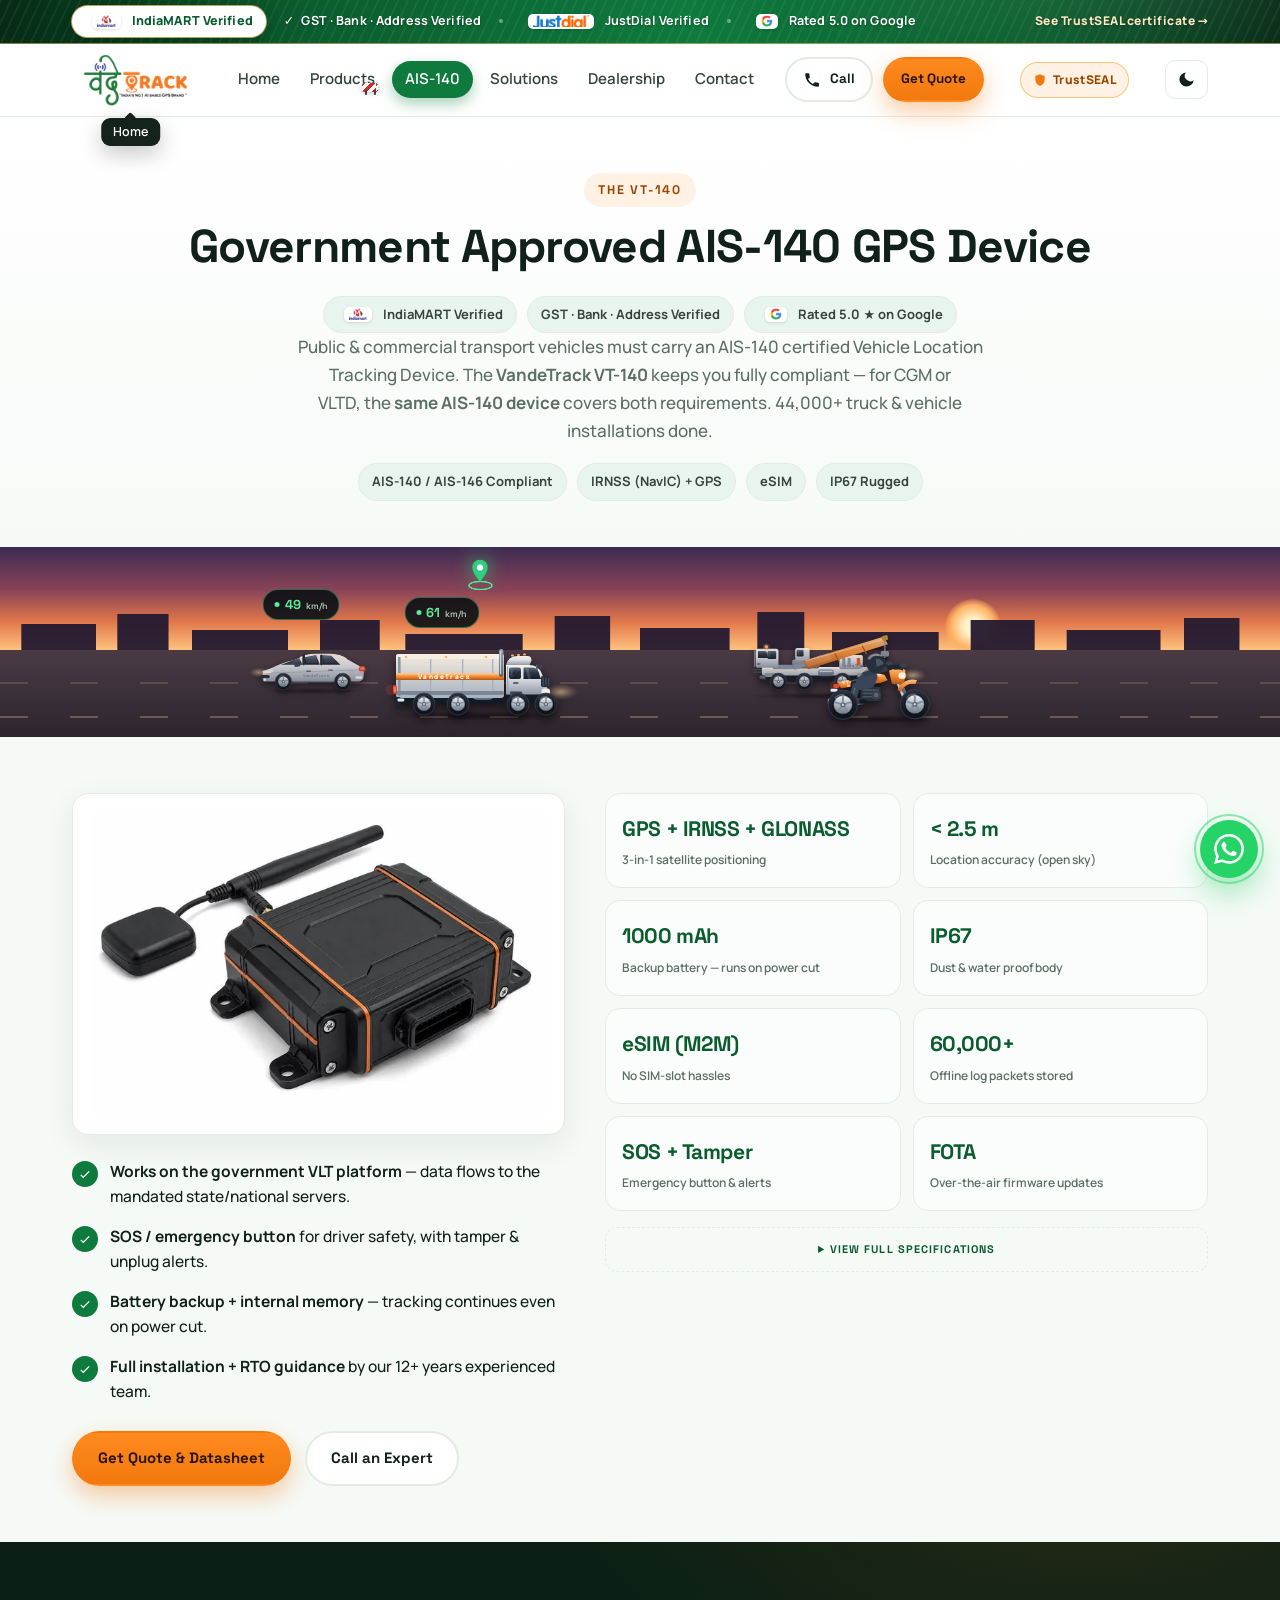
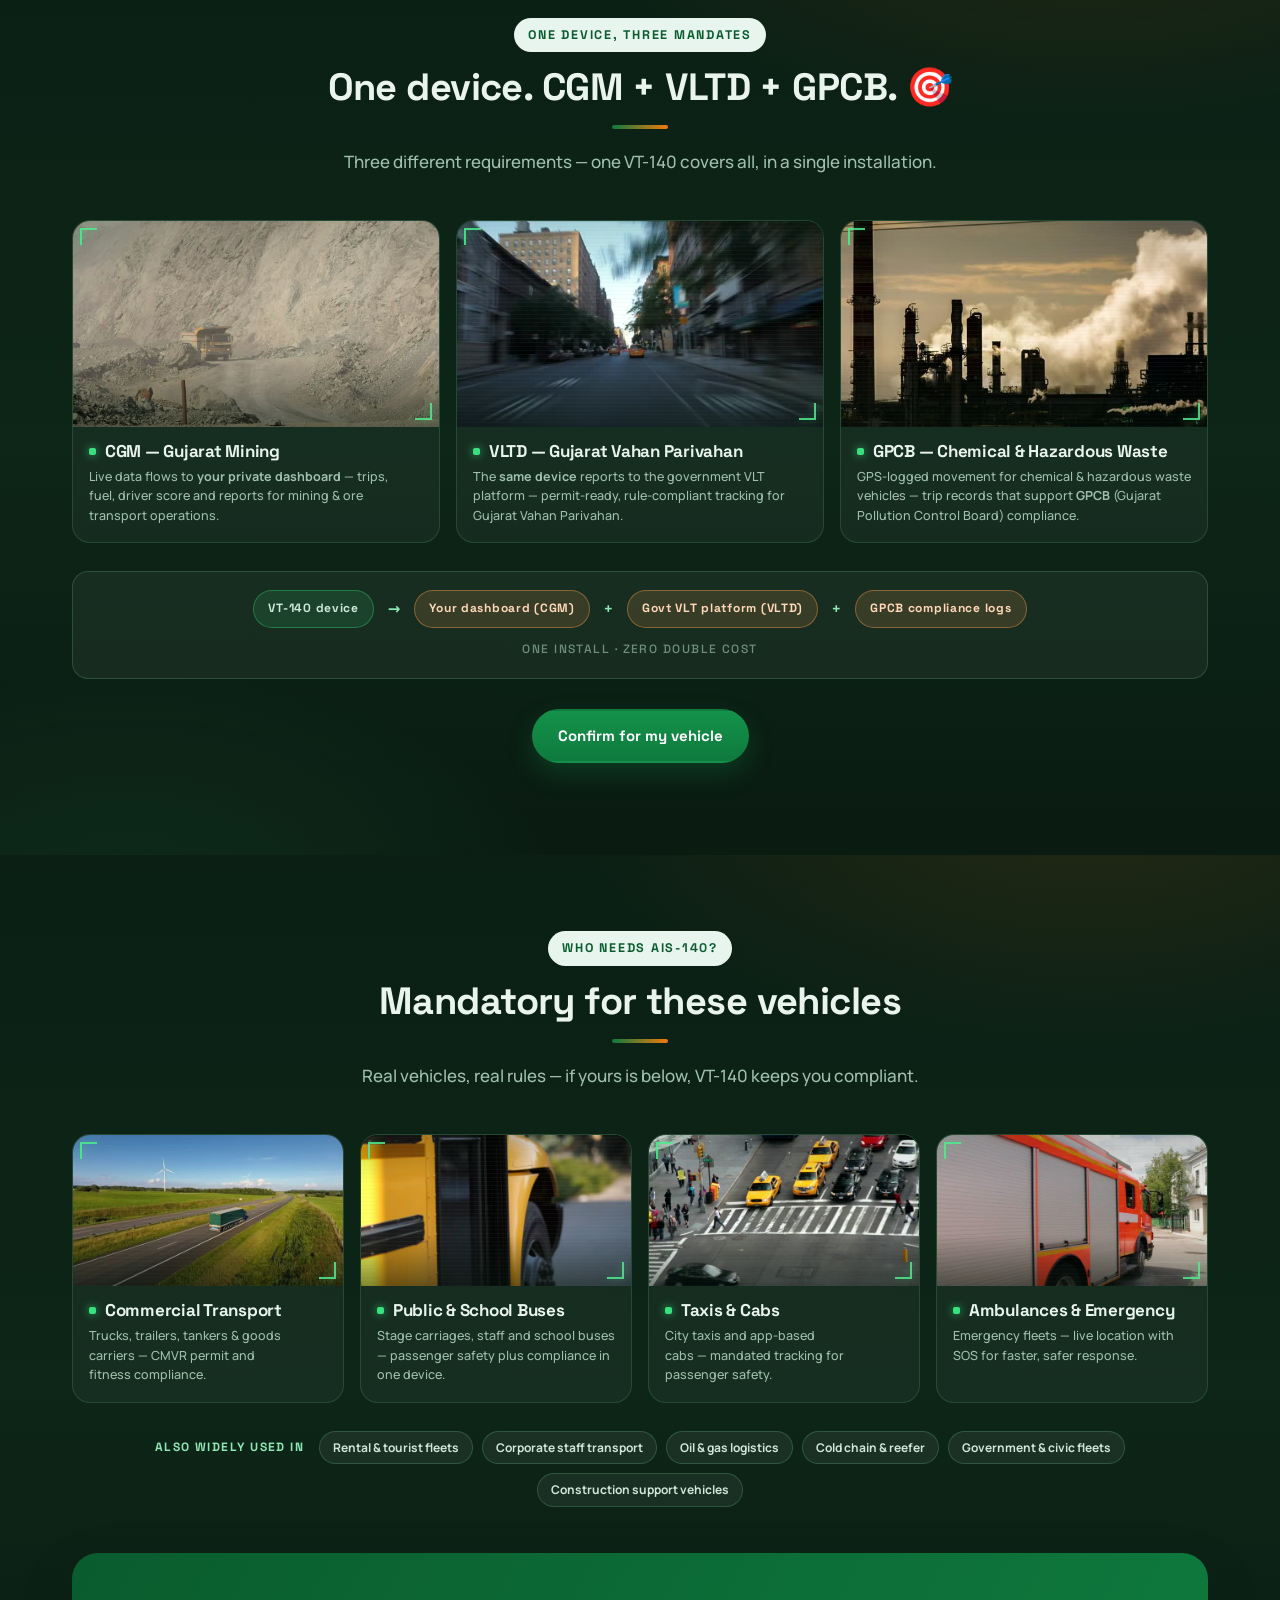
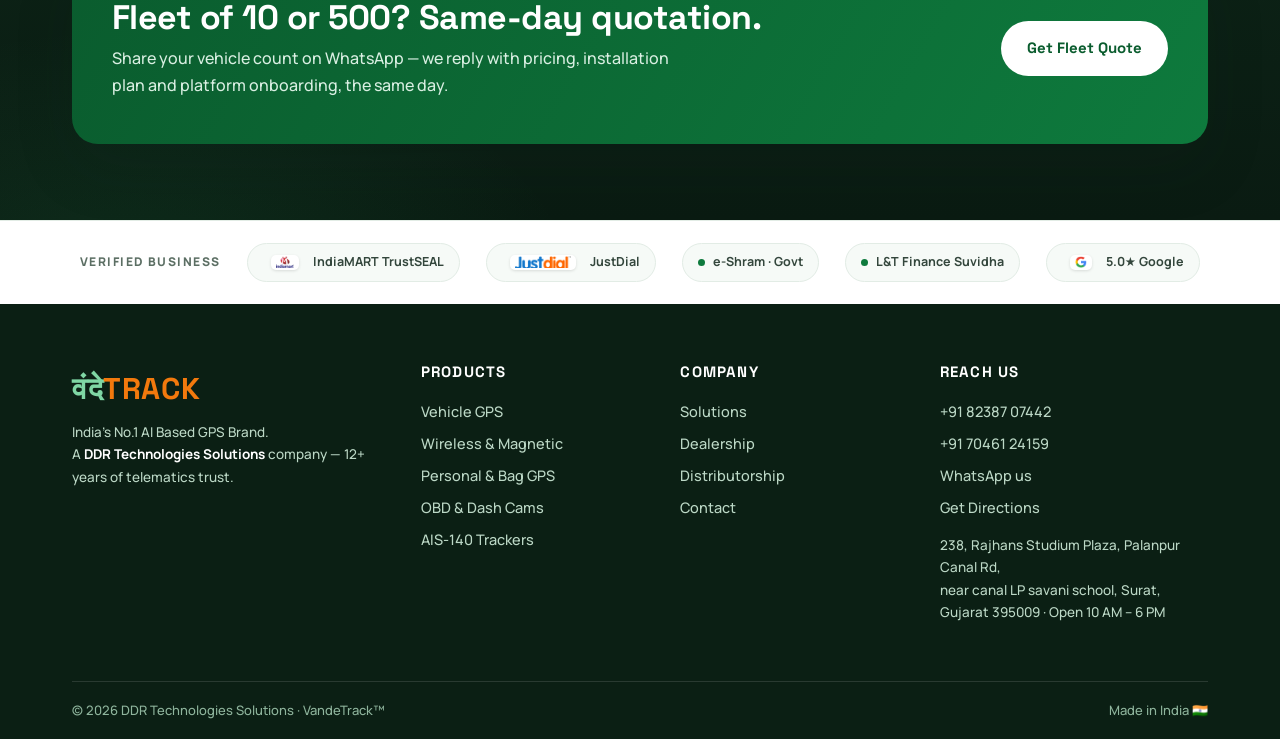
<file: ais-140.html>
<!doctype html>
<html lang="en">
<head>
<meta charset="utf-8">
<meta name="viewport" content="width=device-width, initial-scale=1">
  <link rel="canonical" href="https://vandetrack.com/ais-140">
<script>document.documentElement.classList.add("js");(function(){try{var t=localStorage.getItem("vt-theme")||(matchMedia("(prefers-color-scheme: dark)").matches?"dark":"light");document.documentElement.setAttribute("data-theme",t);}catch(e){document.documentElement.setAttribute("data-theme","light");}})();</script>
<title>AIS-140 GPS Tracker (VT-140) — VandeTrack | Govt. Approved VLTD</title>
<meta name="description" content="AIS-140 certified VT-140 with IRNSS (NavIC), eSIM, IP67 &amp; SOS — by VandeTrack. 44,000+ truck &amp; vehicle installations. Full specifications published openly.">
<meta property="og:image" content="https://vandetrack.com/assets/img/og-image.png">
<meta property="og:url" content="https://vandetrack.com/ais-140">
<meta property="og:title" content="AIS-140 GPS Tracker (VT-140) — VandeTrack | Govt. Approved VLTD">
<meta property="og:description" content="AIS-140 certified VT-140 with IRNSS (NavIC), eSIM, IP67 &amp; SOS — by VandeTrack. 44,000+ truck &amp; vehicle installations. Full specifications published openly.">
  <meta property="og:type" content="website">
  <meta name="twitter:card" content="summary_large_image">
  <link rel="icon" type="image/svg+xml" href="assets/favicon.svg">
  <link rel="manifest" href="site.webmanifest">
  <meta name="theme-color" content="#e06020">
<link rel="preload" href="assets/fonts/spacegrotesk-latin.woff2" as="font" type="font/woff2" crossorigin>
<link rel="preload" href="assets/fonts/manrope-latin.woff2" as="font" type="font/woff2" crossorigin>
<link rel="stylesheet" href="assets/generated/main.32fda576698e.css" data-build-source="assets/css/main.css">
<script type="application/ld+json">
{"@context":"https://schema.org","@type":"Organization","name":"VandeTrack","slogan":"India's No.1 AI Based GPS Brand","telephone":"+91 82387 07442","areaServed":"IN","contactPoint":[{"@type":"ContactPoint","telephone":"+91 82387 07442","contactType":"sales"},{"@type":"ContactPoint","telephone":"+91 70461 24159","contactType":"sales"}],"address":{"@type":"PostalAddress","streetAddress":"238, Rajhans Studium Plaza, Palanpur Canal Rd, near canal LP savani school","addressLocality":"Surat","addressRegion":"Gujarat","postalCode":"395009","addressCountry":"IN"},"hasMap":"https://maps.app.goo.gl/h5abqwrFxsvoFBGP6","parentOrganization":{"@type":"Organization","name":"DDR Technologies Solutions"}}
</script>
</head>
<body>
<a class="skip-link" href="#main">Skip to content</a>
<div class="page-progress" id="pageProgress" aria-hidden="true"></div>

<div class="top-trust">
  <div class="container">
    <a class="tt-pill gold" href="https://www.indiamart.com/ddr-electric-consultant/" target="_blank" rel="noopener">
      <picture class="vt-media"><source type="image/webp" srcset="assets/generated/logo-indiamart-96.fc6fbabf73ec.webp 96w, assets/generated/logo-indiamart-192.663f0d55f699.webp 192w, assets/generated/logo-indiamart-320.2b7434f16775.webp 320w" sizes="19px"><img class="tlogo" src="assets/img/logo-indiamart.png" alt="IndiaMART" loading="lazy" width="1075" height="691" decoding="async"></picture>
      IndiaMART Verified
    </a>
    <span class="tt-pill tt-hide-s"><span class="tt-check">&#10003;</span> GST &middot; Bank &middot; Address Verified</span>
    <span class="tt-dot-sep tt-hide-s"></span>
    <a class="tt-pill" href="https://jsdl.in/RSL-YBH1792233332" target="_blank" rel="noopener"><picture class="vt-media"><source type="image/webp" srcset="assets/generated/logo-justdial-241.58c488ab593e.webp 241w" sizes="56px"><img class="tlogo" src="assets/img/logo-justdial.png" alt="JustDial" loading="lazy" width="241" height="52" decoding="async"></picture> JustDial Verified</a>
    <span class="tt-dot-sep tt-hide-s"></span>
    <a class="tt-pill" href="https://maps.app.goo.gl/h5abqwrFxsvoFBGP6" target="_blank" rel="noopener"><picture class="vt-media"><source type="image/webp" srcset="assets/generated/logo-google-g-64.96b6c70feb06.webp 64w, assets/generated/logo-google-g-128.f98ffc818cda.webp 128w, assets/generated/logo-google-g-256.89038f8f02e1.webp 256w" sizes="12px"><img class="tlogo" src="assets/img/logo-google-g.png" alt="Google" loading="lazy" width="256" height="256" decoding="async"></picture> Rated 5.0 on Google</a>
    <a class="tt-cta" href="index.html#trust">See TrustSEAL certificate &rarr;</a>
  </div>
</div>
<header class="site-header">
  <div class="container header-row">
    <a class="brand" href="index.html" aria-label="VandeTrack — home">
        <span class="brand-hint" aria-hidden="true">Home</span>
      <picture class="vt-media"><source type="image/webp" srcset="assets/generated/logo-128.0cabbb47fb11.webp 128w, assets/generated/logo-256.830bc9236de6.webp 256w, assets/generated/logo-384.02246c2352b9.webp 384w" sizes="107px"><img class="brand-logo" src="assets/img/logo.png" alt="VandeTrack — India's No.1 AI Based GPS Brand" width="715" height="349" decoding="async" data-logo-light-srcset="assets/generated/logo-128.0cabbb47fb11.webp 128w, assets/generated/logo-256.830bc9236de6.webp 256w, assets/generated/logo-384.02246c2352b9.webp 384w" data-logo-dark-srcset="assets/generated/logo-dark-128.7a1529db13dc.webp 128w, assets/generated/logo-dark-256.50a7842fcc1e.webp 256w, assets/generated/logo-dark-384.c12b71ca05ec.webp 384w"></picture>
    </a>
    <nav class="main-nav" id="mainNav" aria-label="Main navigation">
      <span class="nav-pill" aria-hidden="true"></span>
      <a href="index.html">Home</a>
      <a href="products.html"><span class="nav-name">Products<span class="barricade-mini" aria-hidden="true"></span></span></a>
      <a href="ais-140.html" class="active">AIS-140</a>
      <a href="solutions.html">Solutions</a>
      <a href="dealership.html">Dealership</a>
      <a href="contact.html">Contact</a>
      <div class="nav-cta">
        <a class="btn btn-ghost btn-sm" href="tel:+918238707442">
          <svg class="wa-ico" viewBox="0 0 24 24"><path d="M6.6 10.8a15 15 0 0 0 6.6 6.6l2.2-2.2c.3-.3.7-.4 1.1-.2 1.2.4 2.5.6 3.8.6.6 0 1 .4 1 1V20c0 .6-.4 1-1 1C10.6 21 3 13.4 3 4c0-.6.4-1 1-1h3.5c.6 0 1 .4 1 1 0 1.3.2 2.6.6 3.8.1.4 0 .8-.2 1.1z"/></svg>
          Call
        </a>
        <a class="btn btn-orange btn-sm" href="contact.html">Get Quote</a>
      </div>
    </nav>
    <a class="htrust" href="https://www.indiamart.com/ddr-electric-consultant/" target="_blank" rel="noopener" title="IndiaMART TrustSEAL — verified business">
      <svg viewBox="0 0 24 24"><path d="M12 2l8 3v6c0 5.2-3.4 9.4-8 11-4.6-1.6-8-5.8-8-11V5z"/><path d="M10.6 14.2l-2.5-2.5-1.4 1.4 3.9 3.9 6-6-1.4-1.4z"/></svg>
      <span class="ht-label">TrustSEAL</span>
    </a>
    <button class="theme-toggle" id="themeToggle" aria-label="Toggle dark mode" title="Dark / light mode" aria-pressed="false"><svg class="moon" viewBox="0 0 24 24" fill="currentColor" aria-hidden="true"><path d="M21 12.79A9 9 0 1 1 11.21 3a7 7 0 0 0 9.79 9.79z"/></svg><svg class="sun" viewBox="0 0 24 24" fill="none" stroke="currentColor" stroke-width="2" stroke-linecap="round" aria-hidden="true"><circle cx="12" cy="12" r="4" fill="currentColor" stroke="none"/><path d="M12 2v2.5M12 19.5V22M22 12h-2.5M4.5 12H2M19.1 4.9l-1.8 1.8M6.7 17.3l-1.8 1.8M19.1 19.1l-1.8-1.8M6.7 6.7 4.9 4.9"/></svg></button>
    <button class="nav-toggle" aria-expanded="false" aria-controls="mainNav" aria-label="Open menu">
      <svg width="20" height="20" viewBox="0 0 24 24" fill="currentColor"><path d="M3 6h18v2H3zM3 11h18v2H3zM3 16h18v2H3z"/></svg>
    </button>
  </div>
</header>

<main id="main">

<div class="page-hero">
  <div class="container">
    <span class="eyebrow">The VT-140</span>
    <h1>Government Approved AIS-140 GPS Device</h1>
    <div class="trust-row">
      <a class="chip chip-gold" href="https://www.indiamart.com/ddr-electric-consultant/" target="_blank" rel="noopener" style="text-decoration:none"><picture class="vt-media"><source type="image/webp" srcset="assets/generated/logo-indiamart-96.fc6fbabf73ec.webp 96w, assets/generated/logo-indiamart-192.663f0d55f699.webp 192w, assets/generated/logo-indiamart-320.2b7434f16775.webp 320w" sizes="19px"><img class="tlogo" src="assets/img/logo-indiamart.png" alt="IndiaMART" loading="lazy" width="1075" height="691" decoding="async"></picture> IndiaMART Verified</a>
      <span class="chip">GST &middot; Bank &middot; Address Verified</span>
      <a class="chip" href="https://maps.app.goo.gl/h5abqwrFxsvoFBGP6" target="_blank" rel="noopener" style="text-decoration:none"><picture class="vt-media"><source type="image/webp" srcset="assets/generated/logo-google-g-64.96b6c70feb06.webp 64w, assets/generated/logo-google-g-128.f98ffc818cda.webp 128w, assets/generated/logo-google-g-256.89038f8f02e1.webp 256w" sizes="12px"><img class="tlogo" src="assets/img/logo-google-g.png" alt="Google" loading="lazy" width="256" height="256" decoding="async"></picture> Rated 5.0 &#9733; on Google</a>
    </div>
    <p>Public &amp; commercial transport vehicles must carry an AIS-140 certified Vehicle Location
      Tracking Device. The <b>VandeTrack VT-140</b> keeps you fully compliant — for CGM or VLTD,
      the <b>same AIS-140 device</b> covers both requirements. 44,000+ truck &amp; vehicle installations done.</p>
    <div class="meta-row">
      <span class="chip">AIS-140 / AIS-146 Compliant</span>
      <span class="chip">IRNSS (NavIC) + GPS</span>
      <span class="chip">eSIM</span>
      <span class="chip">IP67 Rugged</span>
    </div>
  </div>
</div>

<div class="road-strip" aria-hidden="true">
  <div class="sky-layer sky-day">
  <div class="day-sky"></div>
  <i class="sun"></i>
  <i class="cloud cl1"></i>
  <i class="cloud cl2"></i>
  <svg class="night-skyline day" viewBox="0 0 1200 42" preserveAspectRatio="none"><rect x="20" y="16" width="70" height="26"/><rect x="110" y="6" width="48" height="36"/><rect x="180" y="22" width="90" height="20"/><rect x="300" y="12" width="56" height="30"/><rect x="380" y="26" width="110" height="16"/><rect x="520" y="8" width="52" height="34"/><rect x="600" y="20" width="84" height="22"/><rect x="710" y="4" width="44" height="38"/><rect x="780" y="24" width="100" height="18"/><rect x="910" y="12" width="60" height="30"/><rect x="1000" y="22" width="88" height="20"/><rect x="1110" y="10" width="52" height="32"/></svg>
  <div class="day-horizon"></div>
  <div class="day-road"></div>
</div>
  <div class="sky-layer sky-night"><div class="night-sky"></div>
  <div class="night-stars"><i style="left:8%;top:14%"></i><i style="left:19%;top:28%"></i><i style="left:34%;top:10%"></i><i style="left:52%;top:22%"></i><i style="left:71%;top:13%"></i><i style="left:86%;top:26%"></i></div>
  <svg class="night-skyline" viewBox="0 0 1200 42" preserveAspectRatio="none"><rect x="20" y="16" width="70" height="26"/><rect x="110" y="6" width="48" height="36"/><rect x="180" y="22" width="90" height="20"/><rect x="300" y="12" width="56" height="30"/><rect x="380" y="26" width="110" height="16"/><rect x="520" y="8" width="52" height="34"/><rect x="600" y="20" width="84" height="22"/><rect x="710" y="4" width="44" height="38"/><rect x="780" y="24" width="100" height="18"/><rect x="910" y="12" width="60" height="30"/><rect x="1000" y="22" width="88" height="20"/><rect x="1110" y="10" width="52" height="32"/></svg>
  <div class="night-horizon"></div>
  <div class="night-road"></div>
  <span class="lamp" style="left:15%"><svg viewBox="0 0 46 46"><path d="M16 46 V14 Q16 7 23 7 H33" stroke="#28323f" stroke-width="3.5" fill="none" stroke-linecap="round"/><circle cx="35" cy="8" r="3.4" fill="#ffb066"/></svg><i class="lamp-glow"></i></span>
  <span class="lamp" style="left:59%"><svg viewBox="0 0 46 46"><path d="M16 46 V14 Q16 7 23 7 H33" stroke="#28323f" stroke-width="3.5" fill="none" stroke-linecap="round"/><circle cx="35" cy="8" r="3.4" fill="#ffb066"/></svg><i class="lamp-glow"></i></span>
  <span class="lamp" style="left:83%"><svg viewBox="0 0 46 46"><path d="M16 46 V14 Q16 7 23 7 H33" stroke="#28323f" stroke-width="3.5" fill="none" stroke-linecap="round"/><circle cx="35" cy="8" r="3.4" fill="#ffb066"/></svg><i class="lamp-glow"></i></span>
</div>
<div class="sky-layer sky-sunset">
  <div class="sunset-sky"></div>
  <i class="sun-low"></i>
  <svg class="night-skyline sunset" viewBox="0 0 1200 42" preserveAspectRatio="none"><rect x="20" y="16" width="70" height="26"/><rect x="110" y="6" width="48" height="36"/><rect x="180" y="22" width="90" height="20"/><rect x="300" y="12" width="56" height="30"/><rect x="380" y="26" width="110" height="16"/><rect x="520" y="8" width="52" height="34"/><rect x="600" y="20" width="84" height="22"/><rect x="710" y="4" width="44" height="38"/><rect x="780" y="24" width="100" height="18"/><rect x="910" y="12" width="60" height="30"/><rect x="1000" y="22" width="88" height="20"/><rect x="1110" y="10" width="52" height="32"/></svg>
  <div class="day-horizon"></div>
  <div class="sunset-road"></div>
</div>
  <div class="night-lane lane-far"></div>
  <div class="night-lane lane-near"></div>
  <div class="veh-wrap veh-far" style="z-index:2;top:calc(71% - 50px);left:20%;--dur:36s;--dly:-2s">
    <div class="veh"><svg width="150" height="64" viewBox="0 0 150 64"><defs><linearGradient id="gBody_1" x1="0" y1="0" x2="0" y2="1"><stop offset="0" stop-color="#f9f1e4"/><stop offset="0.42" stop-color="#dfe2e6"/><stop offset="1" stop-color="#8f99a8"/></linearGradient><linearGradient id="gBody2_1" x1="0" y1="0" x2="0" y2="1"><stop offset="0" stop-color="#f4ece0"/><stop offset="1" stop-color="#a8b2c0"/></linearGradient><linearGradient id="gGlass_1" x1="0" y1="0" x2="0" y2="1"><stop offset="0" stop-color="#5a6b80"/><stop offset="0.45" stop-color="#2c3644"/><stop offset="1" stop-color="#161d27"/></linearGradient><linearGradient id="gOrange_1" x1="0" y1="0" x2="0" y2="1"><stop offset="0" stop-color="#ffc27e"/><stop offset="0.5" stop-color="#f28c35"/><stop offset="1" stop-color="#b45518"/></linearGradient><linearGradient id="gTire_1" x1="0" y1="0" x2="0" y2="1"><stop offset="0" stop-color="#2a3240"/><stop offset="1" stop-color="#0c1017"/></linearGradient><linearGradient id="gRim_1" x1="0" y1="0" x2="0" y2="1"><stop offset="0" stop-color="#f2f5f9"/><stop offset="1" stop-color="#6f7a89"/></linearGradient><linearGradient id="gSteel_1" x1="0" y1="0" x2="0" y2="1"><stop offset="0" stop-color="#9aa5b3"/><stop offset="1" stop-color="#5a6472"/></linearGradient><radialGradient id="gShadow_1"><stop offset="0" stop-color="#000" stop-opacity="0.5"/><stop offset="1" stop-color="#000" stop-opacity="0"/></radialGradient><radialGradient id="gBeam_1"><stop offset="0" stop-color="#ffd9a0" stop-opacity="0.55"/><stop offset="0.6" stop-color="#ffd9a0" stop-opacity="0.18"/><stop offset="1" stop-color="#ffd9a0" stop-opacity="0"/></radialGradient></defs><ellipse cx="75" cy="57.5" rx="66" ry="4.5" fill="url(#gShadow_1)"/><path d="M22 46 a14.5 14.5 0 0 1 29 0 z" fill="#0c1017"/><path d="M100 46 a14.5 14.5 0 0 1 29 0 z" fill="#0c1017"/><path d="M10 45 L8 39 Q8 33 14 30 L30 23 Q38 19 50 16.5 L58 13.5 Q66 9.5 78 9 L98 9 Q111 9.5 119 15 L133 23 Q141 27 142 33 L141.5 39 Q141 44 135 45 Z" fill="url(#gBody_1)"/><path d="M58 13.5 Q66 9.5 78 9 L98 9 Q111 9.5 119 15" stroke="#fdf6ea" stroke-width="1.5" fill="none"/><path d="M33 23 L57 14 L61 23 Z" fill="url(#gGlass_1)"/><path d="M35.4 23 L57.6 15.2 L59.4 23 Z" fill="rgba(255,255,255,0.13)"/><path d="M64 13 L79 10 L84 23 L64 23 Z" fill="url(#gGlass_1)"/><path d="M66 13.4 L78 11 L81.4 21 L66 21 Z" fill="rgba(255,255,255,0.10)"/><path d="M87 10 L99 11 L111 23 L87 23 Z" fill="url(#gGlass_1)"/><path d="M89 10.8 L98 11.6 L108 21 L89 21 Z" fill="rgba(255,255,255,0.08)"/><rect x="61" y="9.5" width="3.4" height="14" rx="1.2" fill="#20262f"/><rect x="84.4" y="9.8" width="3" height="13.6" rx="1.1" fill="#20262f"/><path d="M20 34 L138 29.5" stroke="#96a1af" stroke-width="1" opacity="0.8"/><rect x="30" y="42.5" width="88" height="3.6" rx="1.8" fill="#8792a1" opacity="0.45"/><rect x="66" y="30.5" width="6.4" height="1.9" rx="0.95" fill="#5a6472"/><text x="62" y="39.4" font-family="Manrope, sans-serif" font-size="5" font-weight="800" fill="#7c8694" letter-spacing="0.8">VandeTrack</text><rect x="95" y="29" width="6.4" height="1.9" rx="0.95" fill="#5a6472"/><path d="M59 19.5 l-6.4 1 q-2 0-2 1.9 l0 2 q0 1.5 2 1.5 l5.4 -1 z" fill="#39424f"/><circle cx="126" cy="33" r="2.5" fill="none" stroke="#a7b1be" stroke-width="1"/><path d="M8.5 31 L22 27 L23 32 L9 35 Z" fill="#dfe7ef"/><rect x="10" y="31.6" width="10" height="2.2" rx="1" fill="#fff3d8"/><ellipse class="beam" cx="4" cy="33" rx="13" ry="6.5" fill="url(#gBeam_1)"/><rect x="6" y="36.5" width="12" height="4" rx="2" fill="#242c37"/><circle cx="11.5" cy="42.5" r="1.8" fill="#e8eef5"/><circle cx="140" cy="30" r="5.2" fill="#ff5a3c" opacity="0.16"/><rect x="135.5" y="25" width="8.5" height="6.4" rx="2.2" fill="#e0492e"/><rect x="137" y="26.6" width="5.4" height="2.4" rx="1.1" fill="#ff8a6a"/><rect x="131" y="38" width="9" height="3.2" rx="1" fill="#e8edf3"/><g transform="translate(36,45)"><g class="spin"><circle r="11" fill="url(#gTire_1)"/><circle r="11" fill="none" stroke="#39424e" stroke-width="0.7"/><circle r="8" fill="#0a0e14" opacity="0.55"/><circle r="6.8" fill="url(#gRim_1)"/><circle r="6.8" fill="none" stroke="#6b7684" stroke-width="0.5"/><g stroke="#828d9b" stroke-width="1.4" stroke-linecap="round"><line x1="0" y1="-5.8" x2="0" y2="-2" transform="rotate(0)"/><line x1="0" y1="-5.8" x2="0" y2="-2" transform="rotate(72)"/><line x1="0" y1="-5.8" x2="0" y2="-2" transform="rotate(144)"/><line x1="0" y1="-5.8" x2="0" y2="-2" transform="rotate(216)"/><line x1="0" y1="-5.8" x2="0" y2="-2" transform="rotate(288)"/></g><circle r="2" fill="#59636f"/><circle r="1" fill="#c9d2dc"/><path d="M-6.2 -4.6 A7.6 7.6 0 0 1 1.2 -7.4" stroke="rgba(255,255,255,0.30)" stroke-width="1.1" fill="none"/></g></g><g transform="translate(114,45)"><g class="spin"><circle r="11" fill="url(#gTire_1)"/><circle r="11" fill="none" stroke="#39424e" stroke-width="0.7"/><circle r="8" fill="#0a0e14" opacity="0.55"/><circle r="6.8" fill="url(#gRim_1)"/><circle r="6.8" fill="none" stroke="#6b7684" stroke-width="0.5"/><g stroke="#828d9b" stroke-width="1.4" stroke-linecap="round"><line x1="0" y1="-5.8" x2="0" y2="-2" transform="rotate(0)"/><line x1="0" y1="-5.8" x2="0" y2="-2" transform="rotate(72)"/><line x1="0" y1="-5.8" x2="0" y2="-2" transform="rotate(144)"/><line x1="0" y1="-5.8" x2="0" y2="-2" transform="rotate(216)"/><line x1="0" y1="-5.8" x2="0" y2="-2" transform="rotate(288)"/></g><circle r="2" fill="#59636f"/><circle r="1" fill="#c9d2dc"/><path d="M-6.2 -4.6 A7.6 7.6 0 0 1 1.2 -7.4" stroke="rgba(255,255,255,0.30)" stroke-width="1.1" fill="none"/></g></g></svg></div>
    <span class="speed-chip"><i></i><b>49</b><em>km/h</em></span>
  </div>
  <div class="veh-wrap veh-far" style="z-index:1;top:calc(71% - 76px);left:58%;--dur:36s;--dly:-20s">
    <div class="veh"><svg width="210" height="96" viewBox="0 0 210 96"><defs><linearGradient id="gBody_2" x1="0" y1="0" x2="0" y2="1"><stop offset="0" stop-color="#f9f1e4"/><stop offset="0.42" stop-color="#dfe2e6"/><stop offset="1" stop-color="#8f99a8"/></linearGradient><linearGradient id="gBody2_2" x1="0" y1="0" x2="0" y2="1"><stop offset="0" stop-color="#f4ece0"/><stop offset="1" stop-color="#a8b2c0"/></linearGradient><linearGradient id="gGlass_2" x1="0" y1="0" x2="0" y2="1"><stop offset="0" stop-color="#5a6b80"/><stop offset="0.45" stop-color="#2c3644"/><stop offset="1" stop-color="#161d27"/></linearGradient><linearGradient id="gOrange_2" x1="0" y1="0" x2="0" y2="1"><stop offset="0" stop-color="#ffc27e"/><stop offset="0.5" stop-color="#f28c35"/><stop offset="1" stop-color="#b45518"/></linearGradient><linearGradient id="gTire_2" x1="0" y1="0" x2="0" y2="1"><stop offset="0" stop-color="#2a3240"/><stop offset="1" stop-color="#0c1017"/></linearGradient><linearGradient id="gRim_2" x1="0" y1="0" x2="0" y2="1"><stop offset="0" stop-color="#f2f5f9"/><stop offset="1" stop-color="#6f7a89"/></linearGradient><linearGradient id="gSteel_2" x1="0" y1="0" x2="0" y2="1"><stop offset="0" stop-color="#9aa5b3"/><stop offset="1" stop-color="#5a6472"/></linearGradient><radialGradient id="gShadow_2"><stop offset="0" stop-color="#000" stop-opacity="0.5"/><stop offset="1" stop-color="#000" stop-opacity="0"/></radialGradient><radialGradient id="gBeam_2"><stop offset="0" stop-color="#ffd9a0" stop-opacity="0.55"/><stop offset="0.6" stop-color="#ffd9a0" stop-opacity="0.18"/><stop offset="1" stop-color="#ffd9a0" stop-opacity="0"/></radialGradient></defs><ellipse cx="105" cy="88" rx="96" ry="5" fill="url(#gShadow_2)"/><rect x="22" y="60" width="164" height="9" rx="4" fill="#141a24"/><rect x="26" y="50" width="150" height="11" rx="3" fill="url(#gBody2_2)"/><rect x="26" y="50" width="150" height="2" rx="1" fill="#f4f7fa"/><rect x="40" y="47" width="28" height="6" rx="3" fill="#8792a1"/><rect x="128" y="47" width="28" height="6" rx="3" fill="#8792a1"/><rect x="100" y="53" width="21" height="9" rx="4" fill="url(#gSteel_2)"/><rect x="102" y="55" width="17" height="1.5" rx="0.75" fill="#c3ccd7"/><rect x="18" y="26" width="30" height="25" rx="3" fill="url(#gBody_2)"/><path d="M21 29 h9 q2.5 0 3 2.5 l1.5 6.5 h-13.5 z" fill="url(#gGlass_2)"/><rect x="33.5" y="29" width="11.5" height="10.5" rx="1.8" fill="url(#gGlass_2)"/><rect x="35" y="30" width="2" height="8" rx="1" fill="rgba(255,255,255,0.12)"/><path d="M16.6 28 v22" stroke="#96a1af" stroke-width="1.1"/><rect x="19.5" y="45" width="5" height="1.9" rx="0.95" fill="#5a6472"/><rect x="14" y="52" width="12" height="2.4" rx="1" fill="#39424f"/><rect x="14" y="55.4" width="12" height="2.4" rx="1" fill="#39424f"/><circle cx="32" cy="23.5" r="2.4" fill="#ffb066"/><circle cx="32" cy="23.5" r="4.6" fill="#ffb066" opacity="0.22"/><rect x="66" y="40" width="36" height="12" rx="3" fill="url(#gSteel_2)"/><rect x="70" y="25" width="19" height="16" rx="2.5" fill="url(#gBody2_2)"/><rect x="72" y="27.5" width="9" height="8.5" rx="1.6" fill="url(#gGlass_2)"/><rect x="73.4" y="28.5" width="1.8" height="6.4" rx="0.9" fill="rgba(255,255,255,0.13)"/><rect x="128" y="34" width="31" height="18" rx="2.5" fill="url(#gBody_2)"/><text x="131" y="49.5" font-family="Manrope, sans-serif" font-size="5" font-weight="800" fill="#6b7480" letter-spacing="0.8">VandeTrack</text><rect x="132" y="38" width="4" height="10" rx="1" fill="#8792a1"/><rect x="139" y="38" width="4" height="10" rx="1" fill="#8792a1"/><rect x="151" y="38" width="4.6" height="10" rx="1" fill="#e06020"/><path d="M70 50 L104 38" stroke="#8792a1" stroke-width="7" stroke-linecap="round"/><path d="M88 44.5 L112 36" stroke="#c9d2dc" stroke-width="3" stroke-linecap="round"/><polygon points="80,42 87,53 192,20 186,10" fill="url(#gOrange_2)"/><polygon points="82,42 87,50 118,40 114,31" fill="rgba(255,255,255,0.16)"/><path d="M84 42 L188 13" stroke="rgba(255,244,228,0.5)" stroke-width="1.3"/><path d="M122 32 L128 43" stroke="#a85e22" stroke-width="1.6"/><path d="M158 22 L164 33" stroke="#a85e22" stroke-width="1.6"/><rect x="184" y="8.5" width="8" height="6.5" rx="2" transform="rotate(-16 188 11.5)" fill="#c9902a"/><g class="hook"><path d="M188 12 L188 29" stroke="#8a93a0" stroke-width="1.7"/><rect x="182.6" y="29" width="10.8" height="7" rx="2" fill="#8a93a0"/><path d="M188 36 q0 4.6 -3.4 5.6" stroke="#8a93a0" stroke-width="2" fill="none"/></g><rect x="30" y="58" width="15" height="5" rx="2" fill="#8792a1"/><rect x="23" y="61" width="8" height="5" rx="1.5" fill="#5a6472"/><rect x="21" y="65.5" width="12" height="2.5" rx="1" fill="#20262f"/><rect x="152" y="58" width="15" height="5" rx="2" fill="#8792a1"/><rect x="158" y="61" width="8" height="5" rx="1.5" fill="#5a6472"/><rect x="156" y="65.5" width="12" height="2.5" rx="1" fill="#20262f"/><g transform="translate(48,69)"><g class="spin"><circle r="11" fill="url(#gTire_2)"/><circle r="11" fill="none" stroke="#39424e" stroke-width="0.7"/><circle r="8" fill="#0a0e14" opacity="0.55"/><circle r="6.8" fill="url(#gRim_2)"/><circle r="6.8" fill="none" stroke="#6b7684" stroke-width="0.5"/><g stroke="#828d9b" stroke-width="1.4" stroke-linecap="round"><line x1="0" y1="-5.8" x2="0" y2="-2" transform="rotate(0)"/><line x1="0" y1="-5.8" x2="0" y2="-2" transform="rotate(72)"/><line x1="0" y1="-5.8" x2="0" y2="-2" transform="rotate(144)"/><line x1="0" y1="-5.8" x2="0" y2="-2" transform="rotate(216)"/><line x1="0" y1="-5.8" x2="0" y2="-2" transform="rotate(288)"/></g><circle r="2" fill="#59636f"/><circle r="1" fill="#c9d2dc"/><path d="M-6.2 -4.6 A7.6 7.6 0 0 1 1.2 -7.4" stroke="rgba(255,255,255,0.30)" stroke-width="1.1" fill="none"/></g></g><g transform="translate(82,69)"><g class="spin"><circle r="11" fill="url(#gTire_2)"/><circle r="11" fill="none" stroke="#39424e" stroke-width="0.7"/><circle r="8" fill="#0a0e14" opacity="0.55"/><circle r="6.8" fill="url(#gRim_2)"/><circle r="6.8" fill="none" stroke="#6b7684" stroke-width="0.5"/><g stroke="#828d9b" stroke-width="1.4" stroke-linecap="round"><line x1="0" y1="-5.8" x2="0" y2="-2" transform="rotate(0)"/><line x1="0" y1="-5.8" x2="0" y2="-2" transform="rotate(72)"/><line x1="0" y1="-5.8" x2="0" y2="-2" transform="rotate(144)"/><line x1="0" y1="-5.8" x2="0" y2="-2" transform="rotate(216)"/><line x1="0" y1="-5.8" x2="0" y2="-2" transform="rotate(288)"/></g><circle r="2" fill="#59636f"/><circle r="1" fill="#c9d2dc"/><path d="M-6.2 -4.6 A7.6 7.6 0 0 1 1.2 -7.4" stroke="rgba(255,255,255,0.30)" stroke-width="1.1" fill="none"/></g></g><g transform="translate(132,69)"><g class="spin"><circle r="11" fill="url(#gTire_2)"/><circle r="11" fill="none" stroke="#39424e" stroke-width="0.7"/><circle r="8" fill="#0a0e14" opacity="0.55"/><circle r="6.8" fill="url(#gRim_2)"/><circle r="6.8" fill="none" stroke="#6b7684" stroke-width="0.5"/><g stroke="#828d9b" stroke-width="1.4" stroke-linecap="round"><line x1="0" y1="-5.8" x2="0" y2="-2" transform="rotate(0)"/><line x1="0" y1="-5.8" x2="0" y2="-2" transform="rotate(72)"/><line x1="0" y1="-5.8" x2="0" y2="-2" transform="rotate(144)"/><line x1="0" y1="-5.8" x2="0" y2="-2" transform="rotate(216)"/><line x1="0" y1="-5.8" x2="0" y2="-2" transform="rotate(288)"/></g><circle r="2" fill="#59636f"/><circle r="1" fill="#c9d2dc"/><path d="M-6.2 -4.6 A7.6 7.6 0 0 1 1.2 -7.4" stroke="rgba(255,255,255,0.30)" stroke-width="1.1" fill="none"/></g></g><g transform="translate(166,69)"><g class="spin"><circle r="11" fill="url(#gTire_2)"/><circle r="11" fill="none" stroke="#39424e" stroke-width="0.7"/><circle r="8" fill="#0a0e14" opacity="0.55"/><circle r="6.8" fill="url(#gRim_2)"/><circle r="6.8" fill="none" stroke="#6b7684" stroke-width="0.5"/><g stroke="#828d9b" stroke-width="1.4" stroke-linecap="round"><line x1="0" y1="-5.8" x2="0" y2="-2" transform="rotate(0)"/><line x1="0" y1="-5.8" x2="0" y2="-2" transform="rotate(72)"/><line x1="0" y1="-5.8" x2="0" y2="-2" transform="rotate(144)"/><line x1="0" y1="-5.8" x2="0" y2="-2" transform="rotate(216)"/><line x1="0" y1="-5.8" x2="0" y2="-2" transform="rotate(288)"/></g><circle r="2" fill="#59636f"/><circle r="1" fill="#c9d2dc"/><path d="M-6.2 -4.6 A7.6 7.6 0 0 1 1.2 -7.4" stroke="rgba(255,255,255,0.30)" stroke-width="1.1" fill="none"/></g></g></svg></div>
  </div>
  <div class="veh-wrap veh-near-r" style="z-index:3;top:calc(93% - 84px);left:30%;--dur:30s;--dly:-4s">
    <div class="veh"><svg width="192" height="84" viewBox="0 0 192 84"><defs><linearGradient id="gBody_3" x1="0" y1="0" x2="0" y2="1"><stop offset="0" stop-color="#f9f1e4"/><stop offset="0.42" stop-color="#dfe2e6"/><stop offset="1" stop-color="#8f99a8"/></linearGradient><linearGradient id="gBody2_3" x1="0" y1="0" x2="0" y2="1"><stop offset="0" stop-color="#f4ece0"/><stop offset="1" stop-color="#a8b2c0"/></linearGradient><linearGradient id="gGlass_3" x1="0" y1="0" x2="0" y2="1"><stop offset="0" stop-color="#5a6b80"/><stop offset="0.45" stop-color="#2c3644"/><stop offset="1" stop-color="#161d27"/></linearGradient><linearGradient id="gOrange_3" x1="0" y1="0" x2="0" y2="1"><stop offset="0" stop-color="#ffc27e"/><stop offset="0.5" stop-color="#f28c35"/><stop offset="1" stop-color="#b45518"/></linearGradient><linearGradient id="gTire_3" x1="0" y1="0" x2="0" y2="1"><stop offset="0" stop-color="#2a3240"/><stop offset="1" stop-color="#0c1017"/></linearGradient><linearGradient id="gRim_3" x1="0" y1="0" x2="0" y2="1"><stop offset="0" stop-color="#f2f5f9"/><stop offset="1" stop-color="#6f7a89"/></linearGradient><linearGradient id="gSteel_3" x1="0" y1="0" x2="0" y2="1"><stop offset="0" stop-color="#9aa5b3"/><stop offset="1" stop-color="#5a6472"/></linearGradient><radialGradient id="gShadow_3"><stop offset="0" stop-color="#000" stop-opacity="0.5"/><stop offset="1" stop-color="#000" stop-opacity="0"/></radialGradient><radialGradient id="gBeam_3"><stop offset="0" stop-color="#ffd9a0" stop-opacity="0.55"/><stop offset="0.6" stop-color="#ffd9a0" stop-opacity="0.18"/><stop offset="1" stop-color="#ffd9a0" stop-opacity="0"/></radialGradient></defs><ellipse cx="98" cy="76" rx="88" ry="5" fill="url(#gShadow_3)"/><rect x="14" y="56" width="158" height="8" rx="3" fill="#141a24"/><rect x="88" y="49" width="22" height="11" rx="5" fill="url(#gSteel_3)"/><rect x="90" y="51" width="18" height="1.6" rx="0.8" fill="#c3ccd7"/><rect x="12" y="14" width="108" height="44" rx="3" fill="url(#gBody2_3)"/><rect x="12" y="14" width="108" height="5" rx="2.5" fill="#f7efe2"/><rect x="14" y="17" width="2.6" height="39" fill="#8b96a4"/><rect x="46" y="19" width="1.3" height="36" fill="#a7b1be"/><rect x="78" y="19" width="1.3" height="36" fill="#a7b1be"/><rect x="108" y="19" width="1.3" height="36" fill="#a7b1be"/><rect x="12" y="33" width="108" height="7" fill="url(#gOrange_3)"/><rect x="12" y="33" width="108" height="1.6" fill="#ffc28f"/><text x="34" y="39.2" font-family="Manrope, sans-serif" font-size="6.4" font-weight="800" fill="#ffffff" letter-spacing="1.4">VandeTrack</text><rect x="12" y="51" width="108" height="4" rx="1.5" fill="#7c8694"/><circle cx="22" cy="17" r="1.3" fill="#ffb066"/><circle cx="62" cy="17" r="1.3" fill="#ffb066"/><circle cx="102" cy="17" r="1.3" fill="#ffb066"/><rect x="12" y="57" width="4.5" height="11" rx="1.2" fill="#1c232e"/><rect x="13.6" y="58.5" width="6.5" height="3" rx="0.8" fill="#e8edf3"/><circle cx="7" cy="50" r="5.5" fill="#ff5a3c" opacity="0.16"/><rect x="9" y="45" width="4" height="9" rx="2" fill="#e0492e"/><rect x="9.9" y="47" width="2.2" height="5" rx="1" fill="#ff7a5c"/><g transform="translate(40,64)"><g class="spin"><circle r="11" fill="url(#gTire_3)"/><circle r="11" fill="none" stroke="#39424e" stroke-width="0.7"/><circle r="8" fill="#0a0e14" opacity="0.55"/><circle r="6.8" fill="url(#gRim_3)"/><circle r="6.8" fill="none" stroke="#6b7684" stroke-width="0.5"/><g stroke="#828d9b" stroke-width="1.4" stroke-linecap="round"><line x1="0" y1="-5.8" x2="0" y2="-2" transform="rotate(0)"/><line x1="0" y1="-5.8" x2="0" y2="-2" transform="rotate(72)"/><line x1="0" y1="-5.8" x2="0" y2="-2" transform="rotate(144)"/><line x1="0" y1="-5.8" x2="0" y2="-2" transform="rotate(216)"/><line x1="0" y1="-5.8" x2="0" y2="-2" transform="rotate(288)"/></g><circle r="2" fill="#59636f"/><circle r="1" fill="#c9d2dc"/><path d="M-6.2 -4.6 A7.6 7.6 0 0 1 1.2 -7.4" stroke="rgba(255,255,255,0.30)" stroke-width="1.1" fill="none"/></g></g><g transform="translate(74,64)"><g class="spin"><circle r="11" fill="url(#gTire_3)"/><circle r="11" fill="none" stroke="#39424e" stroke-width="0.7"/><circle r="8" fill="#0a0e14" opacity="0.55"/><circle r="6.8" fill="url(#gRim_3)"/><circle r="6.8" fill="none" stroke="#6b7684" stroke-width="0.5"/><g stroke="#828d9b" stroke-width="1.4" stroke-linecap="round"><line x1="0" y1="-5.8" x2="0" y2="-2" transform="rotate(0)"/><line x1="0" y1="-5.8" x2="0" y2="-2" transform="rotate(72)"/><line x1="0" y1="-5.8" x2="0" y2="-2" transform="rotate(144)"/><line x1="0" y1="-5.8" x2="0" y2="-2" transform="rotate(216)"/><line x1="0" y1="-5.8" x2="0" y2="-2" transform="rotate(288)"/></g><circle r="2" fill="#59636f"/><circle r="1" fill="#c9d2dc"/><path d="M-6.2 -4.6 A7.6 7.6 0 0 1 1.2 -7.4" stroke="rgba(255,255,255,0.30)" stroke-width="1.1" fill="none"/></g></g><rect x="115" y="9" width="4.4" height="28" rx="2.2" fill="url(#gSteel_3)"/><rect x="116" y="11" width="1.1" height="23" fill="#cdd6e0"/><path d="M122 25 h23 q9 0 12.5 8 l5.5 13.5 q2.5 8-5.5 8 h-35.5 z" fill="url(#gBody_3)"/><path d="M122 25 q2 -9 12 -9 h9.5 q4 0 4 4.4 l-1.8 4.6 z" fill="url(#gBody_3)"/><rect x="127" y="14.4" width="3" height="2" rx="1" fill="#ffb066"/><rect x="133" y="14" width="3" height="2" rx="1" fill="#ffb066"/><rect x="139" y="13.6" width="3" height="2" rx="1" fill="#ffb066"/><path d="M139.5 27.5 h9 q4.5 0 6.2 4.6 l2.3 6.9 h-17.5 z" fill="url(#gGlass_3)"/><path d="M141.6 28.6 l2.6 10.4 h2.8 l-2.6 -10.4 z" fill="rgba(255,255,255,0.15)"/><rect x="125" y="27.5" width="12" height="11.5" rx="2" fill="url(#gGlass_3)"/><path d="M126.5 38 L132 30 M131 38 L135.5 31" stroke="#11161d" stroke-width="0.9" opacity="0.7"/><rect x="126.5" y="28.5" width="2.2" height="9" rx="1" fill="rgba(255,255,255,0.12)"/><path d="M123.6 26.5 v25" stroke="#96a1af" stroke-width="1.2"/><rect x="129" y="42" width="5.5" height="1.9" rx="0.95" fill="#5a6472"/><rect x="126" y="51.5" width="12" height="2.4" rx="1" fill="#39424f"/><rect x="126" y="55" width="12" height="2.4" rx="1" fill="#39424f"/><rect x="152" y="24.5" width="1.6" height="6" rx="0.8" fill="#5a6472"/><rect x="153" y="25" width="6" height="3.6" rx="1.3" fill="#39424f"/><rect x="157" y="36" width="9" height="11" rx="1.8" fill="#242c37"/><rect x="158.6" y="37.6" width="1.1" height="8" fill="#4a5563"/><rect x="161.4" y="37.6" width="1.1" height="8" fill="#4a5563"/><rect x="164.2" y="37.6" width="1.1" height="8" fill="#4a5563"/><rect x="157.5" y="48.5" width="8.5" height="6.5" rx="2.6" fill="#e8eef5"/><rect x="160" y="50.4" width="4.4" height="2.6" rx="1.1" fill="#fff3d8"/><rect x="155" y="56" width="17" height="7.5" rx="2.8" fill="#20262f"/><ellipse class="beam" cx="177" cy="52" rx="17" ry="8" fill="url(#gBeam_3)"/><g transform="translate(134,64)"><g class="spin"><circle r="11" fill="url(#gTire_3)"/><circle r="11" fill="none" stroke="#39424e" stroke-width="0.7"/><circle r="8" fill="#0a0e14" opacity="0.55"/><circle r="6.8" fill="url(#gRim_3)"/><circle r="6.8" fill="none" stroke="#6b7684" stroke-width="0.5"/><g stroke="#828d9b" stroke-width="1.4" stroke-linecap="round"><line x1="0" y1="-5.8" x2="0" y2="-2" transform="rotate(0)"/><line x1="0" y1="-5.8" x2="0" y2="-2" transform="rotate(72)"/><line x1="0" y1="-5.8" x2="0" y2="-2" transform="rotate(144)"/><line x1="0" y1="-5.8" x2="0" y2="-2" transform="rotate(216)"/><line x1="0" y1="-5.8" x2="0" y2="-2" transform="rotate(288)"/></g><circle r="2" fill="#59636f"/><circle r="1" fill="#c9d2dc"/><path d="M-6.2 -4.6 A7.6 7.6 0 0 1 1.2 -7.4" stroke="rgba(255,255,255,0.30)" stroke-width="1.1" fill="none"/></g></g><g transform="translate(162,64)"><g class="spin"><circle r="11" fill="url(#gTire_3)"/><circle r="11" fill="none" stroke="#39424e" stroke-width="0.7"/><circle r="8" fill="#0a0e14" opacity="0.55"/><circle r="6.8" fill="url(#gRim_3)"/><circle r="6.8" fill="none" stroke="#6b7684" stroke-width="0.5"/><g stroke="#828d9b" stroke-width="1.4" stroke-linecap="round"><line x1="0" y1="-5.8" x2="0" y2="-2" transform="rotate(0)"/><line x1="0" y1="-5.8" x2="0" y2="-2" transform="rotate(72)"/><line x1="0" y1="-5.8" x2="0" y2="-2" transform="rotate(144)"/><line x1="0" y1="-5.8" x2="0" y2="-2" transform="rotate(216)"/><line x1="0" y1="-5.8" x2="0" y2="-2" transform="rotate(288)"/></g><circle r="2" fill="#59636f"/><circle r="1" fill="#c9d2dc"/><path d="M-6.2 -4.6 A7.6 7.6 0 0 1 1.2 -7.4" stroke="rgba(255,255,255,0.30)" stroke-width="1.1" fill="none"/></g></g><circle class="puff p1" cx="117.4" cy="6.6" r="2.6"/><circle class="puff p2" cx="117.4" cy="6.6" r="2.6"/></svg></div>
    <span class="speed-chip"><i></i><b>61</b><em>km/h</em></span>
    <div class="track-pin"><svg viewBox="0 0 24 34"><path d="M12 1C6.9 1 3 5 3 10c0 6.3 9 17 9 17s9-10.7 9-17c0-5-3.9-9-9-9z" fill="#2fce7c"/><circle cx="12" cy="10" r="3.6" fill="#fff"/></svg><i class="ping p1"></i><i class="ping p2"></i><i class="ping p3"></i></div>
  </div>
  <div class="veh-wrap veh-near-r" style="z-index:4;top:calc(94% - 72px);left:64%;--dur:30s;--dly:-19s">
    <div class="veh"><svg width="122" height="72" viewBox="0 0 112 66"><defs><linearGradient id="gBody_4" x1="0" y1="0" x2="0" y2="1"><stop offset="0" stop-color="#f9f1e4"/><stop offset="0.42" stop-color="#dfe2e6"/><stop offset="1" stop-color="#8f99a8"/></linearGradient><linearGradient id="gBody2_4" x1="0" y1="0" x2="0" y2="1"><stop offset="0" stop-color="#f4ece0"/><stop offset="1" stop-color="#a8b2c0"/></linearGradient><linearGradient id="gGlass_4" x1="0" y1="0" x2="0" y2="1"><stop offset="0" stop-color="#5a6b80"/><stop offset="0.45" stop-color="#2c3644"/><stop offset="1" stop-color="#161d27"/></linearGradient><linearGradient id="gOrange_4" x1="0" y1="0" x2="0" y2="1"><stop offset="0" stop-color="#ffc27e"/><stop offset="0.5" stop-color="#f28c35"/><stop offset="1" stop-color="#b45518"/></linearGradient><linearGradient id="gTire_4" x1="0" y1="0" x2="0" y2="1"><stop offset="0" stop-color="#2a3240"/><stop offset="1" stop-color="#0c1017"/></linearGradient><linearGradient id="gRim_4" x1="0" y1="0" x2="0" y2="1"><stop offset="0" stop-color="#f2f5f9"/><stop offset="1" stop-color="#6f7a89"/></linearGradient><linearGradient id="gSteel_4" x1="0" y1="0" x2="0" y2="1"><stop offset="0" stop-color="#9aa5b3"/><stop offset="1" stop-color="#5a6472"/></linearGradient><radialGradient id="gShadow_4"><stop offset="0" stop-color="#000" stop-opacity="0.5"/><stop offset="1" stop-color="#000" stop-opacity="0"/></radialGradient><radialGradient id="gBeam_4"><stop offset="0" stop-color="#ffd9a0" stop-opacity="0.55"/><stop offset="0.6" stop-color="#ffd9a0" stop-opacity="0.18"/><stop offset="1" stop-color="#ffd9a0" stop-opacity="0"/></radialGradient></defs><ellipse cx="56" cy="60" rx="48" ry="4" fill="url(#gShadow_4)"/><path d="M80 42 L71 20" stroke="#c3ccd7" stroke-width="5" stroke-linecap="round"/><path d="M79 40 L71.6 22" stroke="rgba(255,255,255,0.5)" stroke-width="1.2"/><path d="M78.2 35 L72.4 21" stroke="#5a6472" stroke-width="3" stroke-linecap="round"/><path d="M72 33 a14.5 14.5 0 0 1 18 -9 l-1.6 3.6 a11 11 0 0 0 -13 7 z" fill="url(#gOrange_4)"/><path d="M40 44 L22 46.5" stroke="#5a6472" stroke-width="4.2" stroke-linecap="round"/><path d="M44 42 L23 44.6" stroke="#20262f" stroke-width="1.4" stroke-dasharray="2 1.4"/><circle cx="22" cy="46.5" r="4.2" fill="none" stroke="#5a6472" stroke-width="1.5"/><path d="M42 42.5 Q33 46.5 25 46" stroke="#b6c0cd" stroke-width="3.4" fill="none" stroke-linecap="round"/><path d="M25 42.6 L11 40.6 q-3-0.5-3 2 l0 2 q0 2.2 3 2.2 l14 1 z" fill="url(#gSteel_4)"/><rect x="38" y="30" width="19" height="13" rx="2.6" fill="#2a323e"/><rect x="40" y="32.4" width="15" height="1.5" rx="0.75" fill="#4a5563"/><rect x="40" y="35.4" width="15" height="1.5" rx="0.75" fill="#4a5563"/><rect x="40" y="38.4" width="15" height="1.5" rx="0.75" fill="#4a5563"/><circle cx="52.5" cy="37.5" r="4.2" fill="#39424f"/><circle cx="52.5" cy="37.5" r="2.1" fill="#5a6472"/><rect x="33.5" y="41" width="5.5" height="2.3" rx="1.1" fill="#5a6472"/><path d="M38 22 q11 -7 22 -3 l3 5 q-8 4 -16 3 z" fill="url(#gOrange_4)"/><path d="M41 23.6 q7.6 -3.4 14 -1.8 l0 3 q-6.4 1 -11.6 2.6 z" fill="#c2571c" opacity="0.5"/><path d="M43 21 q8 -3.4 14 -1.6" stroke="rgba(255,240,220,0.55)" stroke-width="1.6" fill="none"/><path d="M26 25 q9 -4 16 -2 l-1 4 q-6 1 -11 2.6 z" fill="#20262f"/><path d="M28 25.4 q7 -2.8 12.4 -1.4" stroke="rgba(255,255,255,0.25)" stroke-width="1.1" fill="none"/><path d="M18 26 q6.4 -3.2 11.6 -1 l-1 5 q-4.4 1 -8.6 1.6 z" fill="url(#gOrange_4)"/><circle cx="15" cy="29.5" r="5" fill="#ff5a3c" opacity="0.16"/><rect x="13" y="27.6" width="5.8" height="3.6" rx="1.6" fill="#e0492e"/><text x="21.5" y="27.2" font-family="Manrope, sans-serif" font-size="4.4" font-weight="800" fill="#e8edf3" letter-spacing="0.6">VT</text><rect x="10.6" y="31.8" width="6.4" height="2.8" rx="0.9" fill="#e8edf3"/><rect x="25.5" y="28" width="3.4" height="2.3" rx="1.1" fill="#ffb066"/><path d="M64 14 q9 -5 15.4 1 l-1 11 q-6.4 3 -11.6 1 z" fill="url(#gOrange_4)"/><rect x="73" y="17" width="6.6" height="5.6" rx="2" fill="#fff3d8"/><ellipse class="beam" cx="86" cy="19.5" rx="12" ry="6" fill="url(#gBeam_4)"/><path d="M67 13 q6 -4 11 -1 l-1 3.2 q-3 -1.7 -7 -0.7 z" fill="url(#gGlass_4)"/><path d="M62 13 L76 11" stroke="#20262f" stroke-width="3.6" stroke-linecap="round"/><rect x="74" y="8.6" width="7" height="3.4" rx="1.7" fill="#39424f"/><path d="M64 11 L64 8.4" stroke="#39424f" stroke-width="1.6"/><rect x="61.4" y="6.8" width="6" height="3.2" rx="1.6" fill="#39424f"/><path d="M34 30 L31 41.5" stroke="#39455a" stroke-width="7" stroke-linecap="round"/><path d="M33 31 L30.4 40" stroke="rgba(255,255,255,0.18)" stroke-width="1.2"/><path d="M31 41.5 L39 43.8" stroke="#333e4c" stroke-width="5.5" stroke-linecap="round"/><rect x="37" y="41.6" width="7" height="3.7" rx="1.6" fill="#141a24"/><path d="M32 30 q3 -11 14 -14.5 l5.5 2.2 q3 1.2 1.8 4.8 l-3 7.5 q-8 3 -13 3 z" fill="#39455a"/><path d="M35 22 q4 -7 10 -9.4" stroke="rgba(255,255,255,0.22)" stroke-width="1.4" fill="none"/><path d="M40 19 l7 -2.6" stroke="#f2790d" stroke-width="2.2"/><path d="M42 18.5 L63 13" stroke="#333e4c" stroke-width="4.6" stroke-linecap="round"/><circle cx="64.5" cy="12.6" r="2.4" fill="#20262f"/><circle cx="52" cy="9" r="8.6" fill="#262f3b"/><path d="M45 4.4 a8.6 8.6 0 0 1 12 -2.6" stroke="rgba(255,255,255,0.4)" stroke-width="1.6" fill="none"/><path d="M52 4.4 a7.4 7.4 0 0 1 7.6 4.8 l-6.8 2.5 z" fill="#4a5568"/><path d="M46.2 5.2 a7.6 7.6 0 0 1 8.8 -3.8" stroke="rgba(255,255,255,0.32)" stroke-width="1.5" fill="none"/><path d="M57 4 l6.4 -1 -1 2.8 z" fill="#161c25"/><g transform="translate(22,46.5)"><g class="spin"><circle r="13.5" fill="url(#gTire_4)"/><circle r="13.5" fill="none" stroke="#39424e" stroke-width="0.8"/><circle r="9.8" fill="#0a0e14" opacity="0.55"/><circle r="8.4" fill="url(#gRim_4)"/><circle r="8.4" fill="none" stroke="#6b7684" stroke-width="0.5"/><g stroke="#828d9b" stroke-width="1.7" stroke-linecap="round"><line x1="0" y1="-7.2" x2="0" y2="-2.4" transform="rotate(0)"/><line x1="0" y1="-7.2" x2="0" y2="-2.4" transform="rotate(72)"/><line x1="0" y1="-7.2" x2="0" y2="-2.4" transform="rotate(144)"/><line x1="0" y1="-7.2" x2="0" y2="-2.4" transform="rotate(216)"/><line x1="0" y1="-7.2" x2="0" y2="-2.4" transform="rotate(288)"/></g><circle r="2.3" fill="#59636f"/><circle r="1.1" fill="#c9d2dc"/><path d="M-7.6 -5.6 A9.2 9.2 0 0 1 1.4 -9" stroke="rgba(255,255,255,0.30)" stroke-width="1.2" fill="none"/></g></g><g transform="translate(88,46)"><g class="spin"><circle r="13.5" fill="url(#gTire_4)"/><circle r="13.5" fill="none" stroke="#39424e" stroke-width="0.8"/><circle r="9.8" fill="#0a0e14" opacity="0.55"/><circle r="8.4" fill="url(#gRim_4)"/><circle r="8.4" fill="none" stroke="#6b7684" stroke-width="0.5"/><g stroke="#828d9b" stroke-width="1.7" stroke-linecap="round"><line x1="0" y1="-7.2" x2="0" y2="-2.4" transform="rotate(0)"/><line x1="0" y1="-7.2" x2="0" y2="-2.4" transform="rotate(72)"/><line x1="0" y1="-7.2" x2="0" y2="-2.4" transform="rotate(144)"/><line x1="0" y1="-7.2" x2="0" y2="-2.4" transform="rotate(216)"/><line x1="0" y1="-7.2" x2="0" y2="-2.4" transform="rotate(288)"/></g><circle r="2.3" fill="#59636f"/><circle r="1.1" fill="#c9d2dc"/><path d="M-7.6 -5.6 A9.2 9.2 0 0 1 1.4 -9" stroke="rgba(255,255,255,0.30)" stroke-width="1.2" fill="none"/></g></g></svg></div>
  </div>
</div>

<section class="tight">
  <div class="container spec-wrap">
    <div>
      <div class="card" style="padding:18px">
        <picture class="vt-media"><source type="image/webp" srcset="assets/generated/prod-ais140-320.1ef63946d50f.webp 320w, assets/generated/prod-ais140-640.097c771b78ca.webp 640w, assets/generated/prod-ais140-768.b56a9c3b08ac.webp 768w, assets/generated/prod-ais140-900.152fd3d0661a.webp 900w" sizes="(max-width: 980px) calc(100vw - 48px), (min-width: 1600px) 660px, 580px"><img src="assets/img/prod-ais140.jpg" alt="VandeTrack VT-140 AIS-140 certified tracking device" width="900" height="600" decoding="async"></picture>
      </div>
      <ul class="check-list" style="margin-top:24px">
        <li><span class="tick"><svg viewBox="0 0 24 24"><path d="M9 16.2l-3.5-3.5L4 14.2 9 19.2 20 8.2l-1.5-1.5z"/></svg></span><span><b>Works on the government VLT platform</b> — data flows to the mandated state/national servers.</span></li>
        <li><span class="tick"><svg viewBox="0 0 24 24"><path d="M9 16.2l-3.5-3.5L4 14.2 9 19.2 20 8.2l-1.5-1.5z"/></svg></span><span><b>SOS / emergency button</b> for driver safety, with tamper &amp; unplug alerts.</span></li>
        <li><span class="tick"><svg viewBox="0 0 24 24"><path d="M9 16.2l-3.5-3.5L4 14.2 9 19.2 20 8.2l-1.5-1.5z"/></svg></span><span><b>Battery backup + internal memory</b> — tracking continues even on power cut.</span></li>
        <li><span class="tick"><svg viewBox="0 0 24 24"><path d="M9 16.2l-3.5-3.5L4 14.2 9 19.2 20 8.2l-1.5-1.5z"/></svg></span><span><b>Full installation + RTO guidance</b> by our 12+ years experienced team.</span></li>
      </ul>
      <div style="display:flex;gap:14px;flex-wrap:wrap;margin-top:26px">
        <a class="btn btn-orange" href="https://wa.me/918238707442?text=Hi%20VandeTrack!%20Please%20share%20VT-140%20(AIS-140)%20price%20and%20datasheet." target="_blank" rel="noopener">Get Quote &amp; Datasheet</a>
        <a class="btn btn-ghost" href="tel:+918238707442">Call an Expert</a>
      </div>
    </div>

    <div>
      <div class="spec-hero">
        <div class="spec-tile"><b>GPS + IRNSS + GLONASS</b><span>3-in-1 satellite positioning</span></div>
        <div class="spec-tile"><b>< 2.5 m</b><span>Location accuracy (open sky)</span></div>
        <div class="spec-tile"><b>1000 mAh</b><span>Backup battery — runs on power cut</span></div>
        <div class="spec-tile"><b>IP67</b><span>Dust &amp; water proof body</span></div>
        <div class="spec-tile"><b>eSIM (M2M)</b><span>No SIM-slot hassles</span></div>
        <div class="spec-tile"><b>60,000+</b><span>Offline log packets stored</span></div>
        <div class="spec-tile"><b>SOS + Tamper</b><span>Emergency button &amp; alerts</span></div>
        <div class="spec-tile"><b>FOTA</b><span>Over-the-air firmware updates</span></div>
      </div>
      <details class="spec-full">
        <summary>View full specifications</summary>
        <table class="spec-table">
        <caption>VandeTrack VT-140 — Full Specifications (published openly, no form-gate)</caption>
        <tbody>
          <tr class="spec-section"><td colspan="2">Interface</td></tr>
          <tr><th>Digital Inputs / Outputs</th><td>3 in / 2 out (engine cut-off)</td></tr>
          <tr><th>Analog Input (fuel)</th><td>1</td></tr>
          <tr><th>RS232 / CAN</th><td>1 / 1 (optional)</td></tr>
          <tr><th>SIM</th><td>eSIM (M2M)</td></tr>
          <tr><th>Offline Memory</th><td>60,000+ log packets</td></tr>
          <tr><th>Indicators</th><td>Power · GSM · GNSS · Battery</td></tr>

          <tr class="spec-section"><td colspan="2">Navigation</td></tr>
          <tr><th>GNSS</th><td>GPS + IRNSS (NavIC) + GLONASS</td></tr>
          <tr><th>Accuracy</th><td>&lt; 2.5 m CEP (open sky)</td></tr>
          <tr><th>Tracking Sensitivity</th><td>−162 dBm</td></tr>
          <tr><th>Hot / Cold Start</th><td>&lt; 1 s / &lt; 30 s</td></tr>

          <tr class="spec-section"><td colspan="2">Cellular</td></tr>
          <tr><th>Technology</th><td>2G GSM (850/900/1800/1900 MHz)</td></tr>
          <tr><th>4G Variant</th><td>Available on request</td></tr>

          <tr class="spec-section"><td colspan="2">Power &amp; Environment</td></tr>
          <tr><th>Input Voltage</th><td>9–36 V DC</td></tr>
          <tr><th>Backup Battery</th><td>1000 mAh Li-Po</td></tr>
          <tr><th>Operating Temp.</th><td>−20 °C to +70 °C</td></tr>
          <tr><th>Ingress Protection</th><td>IP67 (dust &amp; water)</td></tr>

          <tr class="spec-section"><td colspan="2">Safety Features</td></tr>
          <tr><th>Emergency</th><td>SOS button · overspeed · geofence</td></tr>
          <tr><th>Tamper</th><td>Unplug / tamper / low-battery alerts</td></tr>
          <tr><th>Updates</th><td>FOTA (over-the-air firmware)</td></tr>
        </tbody>
      </table>
      </details>
    </div>
  </div>
</section>

<section class="vt-band">
  <div class="container">
    <div class="section-head">
      <span class="eyebrow green">One Device, Three Mandates</span>
      <h2>One device. CGM + VLTD + GPCB. 🎯</h2>
      <p>Three different requirements — one VT-140 covers all, in a single installation.</p>
    </div>
    <div class="vt-grid vt-grid-3">
      <article class="vt-tile">
        <div class="vt-vid">
          <video muted loop playsinline preload="none" poster="assets/video/ais-fleet.jpg"
            data-src="assets/video/ais-fleet.mp4" aria-label="Loaded mining truck at a quarry site"></video>
          <span class="vt-corner" aria-hidden="true"></span>
        </div>
        <div class="vt-meta">
          <h3>CGM — Gujarat Mining</h3>
          <p>Live data flows to <b>your private dashboard</b> — trips, fuel, driver score and reports for mining &amp; ore transport operations.</p>
        </div>
      </article>
      <article class="vt-tile">
        <div class="vt-vid">
          <video muted loop playsinline preload="none" poster="assets/video/ais-dash.jpg"
            data-src="assets/video/ais-dash.mp4" aria-label="Taxi cabs driving on a city street"></video>
          <span class="vt-corner" aria-hidden="true"></span>
        </div>
        <div class="vt-meta">
          <h3>VLTD — Gujarat Vahan Parivahan</h3>
          <p>The <b>same device</b> reports to the government VLT platform — permit-ready, rule-compliant tracking for Gujarat Vahan Parivahan.</p>
        </div>
      </article>
      <article class="vt-tile">
        <div class="vt-vid">
          <video muted loop playsinline preload="none" poster="assets/video/ais-chem.jpg"
            data-src="assets/video/ais-chem.mp4" aria-label="Petrochemical plant towers and steam at sunset"></video>
          <span class="vt-corner" aria-hidden="true"></span>
        </div>
        <div class="vt-meta">
          <h3>GPCB — Chemical &amp; Hazardous Waste</h3>
          <p>GPS-logged movement for chemical &amp; hazardous waste vehicles — trip records that support <b>GPCB</b> (Gujarat Pollution Control Board) compliance.</p>
        </div>
      </article>
    </div>
    <div class="cg-flow">
      <span class="cg-node">VT-140 device</span>
      <span class="cg-arrow">→</span>
      <span class="cg-node ok">Your dashboard (CGM)</span>
      <span class="cg-plus">+</span>
      <span class="cg-node ok">Govt VLT platform (VLTD)</span>
      <span class="cg-plus">+</span>
      <span class="cg-node ok">GPCB compliance logs</span>
      <span class="cg-note">one install · zero double cost</span>
    </div>
    <p class="center" style="margin-top:30px"><a class="btn btn-green" href="https://wa.me/918238707442?text=Hi%20VandeTrack!%20Confirm%20VT-140%20for%20my%20CGM%20%2F%20VLTD%20%2F%20GPCB%20requirement." target="_blank" rel="noopener">Confirm for my vehicle</a></p>
  </div>
</section>

<section class="vt-band">
  <div class="container">
    <div class="section-head">
      <span class="eyebrow green">Who Needs AIS-140?</span>
      <h2>Mandatory for these vehicles</h2>
      <p>Real vehicles, real rules — if yours is below, VT-140 keeps you compliant.</p>
    </div>
    <div class="vt-grid vt-grid-4">
      <article class="vt-tile">
        <div class="vt-vid">
          <video muted loop playsinline preload="none" poster="assets/video/ind-transport.jpg"
            data-src="assets/video/ind-transport.mp4" aria-label="Cargo truck on a highway"></video>
          <span class="vt-corner" aria-hidden="true"></span>
        </div>
        <div class="vt-meta">
          <h3>Commercial Transport</h3>
          <p>Trucks, trailers, tankers &amp; goods carriers — CMVR permit and fitness compliance.</p>
        </div>
      </article>
      <article class="vt-tile">
        <div class="vt-vid">
          <video muted loop playsinline preload="none" poster="assets/video/ais-bus.jpg"
            data-src="assets/video/ais-bus.mp4" aria-label="Children boarding a school bus"></video>
          <span class="vt-corner" aria-hidden="true"></span>
        </div>
        <div class="vt-meta">
          <h3>Public &amp; School Buses</h3>
          <p>Stage carriages, staff and school buses — passenger safety plus compliance in one device.</p>
        </div>
      </article>
      <article class="vt-tile">
        <div class="vt-vid">
          <video muted loop playsinline preload="none" poster="assets/video/ind-passenger.jpg"
            data-src="assets/video/ind-passenger.mp4" aria-label="City traffic with taxis and cabs"></video>
          <span class="vt-corner" aria-hidden="true"></span>
        </div>
        <div class="vt-meta">
          <h3>Taxis &amp; Cabs</h3>
          <p>City taxis and app-based cabs — mandated tracking for passenger safety.</p>
        </div>
      </article>
      <article class="vt-tile">
        <div class="vt-vid">
          <video muted loop playsinline preload="none" poster="assets/video/ind-emergency.jpg"
            data-src="assets/video/ind-emergency.mp4" aria-label="Fire truck responding to an emergency"></video>
          <span class="vt-corner" aria-hidden="true"></span>
        </div>
        <div class="vt-meta">
          <h3>Ambulances &amp; Emergency</h3>
          <p>Emergency fleets — live location with SOS for faster, safer response.</p>
        </div>
      </article>
    </div>
    <div class="ais-more">
      <span class="ais-more-label">Also widely used in</span>
      <span class="chip">Rental &amp; tourist fleets</span><span class="chip">Corporate staff transport</span>
      <span class="chip">Oil &amp; gas logistics</span><span class="chip">Cold chain &amp; reefer</span>
      <span class="chip">Government &amp; civic fleets</span><span class="chip">Construction support vehicles</span>
    </div>
    <div class="cta-band"<div class="cta-band" style="margin-top:46px">
      <div>
        <h2>Fleet of 10 or 500? Same-day quotation.</h2>
        <p>Share your vehicle count on WhatsApp — we reply with pricing, installation plan and
          platform onboarding, the same day.</p>
      </div>
      <a class="btn btn-light" href="https://wa.me/918238707442?text=Hi%20VandeTrack!%20I%20need%20AIS-140%20for%20my%20fleet.%20Vehicle%20count%3A%20" target="_blank" rel="noopener">Get Fleet Quote</a>
    </div>
  </div>
</section>

</main>

<div class="trust-strip">
  <div class="container">
    <span class="ts-label">Verified Business</span>
    <a class="ts-pill" href="https://www.indiamart.com/ddr-electric-consultant/" target="_blank" rel="noopener"><picture class="vt-media"><source type="image/webp" srcset="assets/generated/logo-indiamart-96.fc6fbabf73ec.webp 96w, assets/generated/logo-indiamart-192.663f0d55f699.webp 192w, assets/generated/logo-indiamart-320.2b7434f16775.webp 320w" sizes="19px"><img class="tlogo" src="assets/img/logo-indiamart.png" alt="IndiaMART" loading="lazy" width="1075" height="691" decoding="async"></picture> IndiaMART TrustSEAL</a>
    <a class="ts-pill" href="https://jsdl.in/RSL-YBH1792233332" target="_blank" rel="noopener"><picture class="vt-media"><source type="image/webp" srcset="assets/generated/logo-justdial-241.58c488ab593e.webp 241w" sizes="56px"><img class="tlogo" src="assets/img/logo-justdial.png" alt="JustDial" loading="lazy" width="241" height="52" decoding="async"></picture> JustDial</a>
    <a class="ts-pill" href="https://wa.me/918238707442?text=Hi%20VandeTrack!%20Please%20share%20your%20business%20verification%20certificates." target="_blank" rel="noopener"><span class="tick-mini"></span> e-Shram · Govt</a>
    <a class="ts-pill" href="https://wa.me/918238707442?text=Hi%20VandeTrack!%20Please%20share%20your%20business%20verification%20certificates." target="_blank" rel="noopener"><span class="tick-mini"></span> L&amp;T Finance Suvidha</a>
    <a class="ts-pill" href="https://maps.app.goo.gl/h5abqwrFxsvoFBGP6" target="_blank" rel="noopener"><picture class="vt-media"><source type="image/webp" srcset="assets/generated/logo-google-g-64.96b6c70feb06.webp 64w, assets/generated/logo-google-g-128.f98ffc818cda.webp 128w, assets/generated/logo-google-g-256.89038f8f02e1.webp 256w" sizes="12px"><img class="tlogo" src="assets/img/logo-google-g.png" alt="Google" loading="lazy" width="256" height="256" decoding="async"></picture> 5.0★ Google</a>
  </div>
</div>

<footer class="site-footer">
  <div class="container">
    <div class="footer-grid">
      <div>
        <div class="wt"><span class="g">वंदे</span><span class="o">TRACK</span></div>
        <p class="footer-tag">India's No.1 AI Based GPS Brand.<br>A <b style="color:#fff">DDR Technologies Solutions</b> company — 12+ years of telematics trust.</p>
      </div>
      <div>
        <h2>Products</h2>
        <a href="products.html">Vehicle GPS</a>
        <a href="products.html">Wireless &amp; Magnetic</a>
        <a href="products.html">Personal &amp; Bag GPS</a>
        <a href="products.html">OBD &amp; Dash Cams</a>
        <a href="ais-140.html">AIS-140 Trackers</a>
      </div>
      <div>
        <h2>Company</h2>
        <a href="solutions.html">Solutions</a>
        <a href="dealership.html">Dealership</a>
        <a href="dealership.html">Distributorship</a>
        <a href="contact.html">Contact</a>
      </div>
      <div>
        <h2>Reach Us</h2>
        <a href="tel:+918238707442">+91 82387 07442</a>
        <a href="tel:+917046124159">+91 70461 24159</a>
        <a href="https://wa.me/918238707442" target="_blank" rel="noopener">WhatsApp us</a>
        <a href="https://maps.app.goo.gl/h5abqwrFxsvoFBGP6" target="_blank" rel="noopener">Get Directions</a>
        <p class="foot-addr">238, Rajhans Studium Plaza, Palanpur Canal Rd,<br>near canal LP savani school, Surat, Gujarat 395009 · Open 10 AM – 6 PM</p>
      </div>
    </div>
    <div class="footer-bottom">
      <span>© <span data-year>2026</span> DDR Technologies Solutions · VandeTrack™</span>
      <span>Made in India 🇮🇳</span>
    </div>
  </div>
</footer>

<a class="wa-float" href="https://wa.me/918238707442?text=Hi%20VandeTrack!%20I%20need%20help%20with%20AIS-140." target="_blank" rel="noopener" aria-label="Chat on WhatsApp">
  <svg viewBox="0 0 24 24"><path d="M17.472 14.382c-.297-.149-1.758-.867-2.03-.967-.273-.099-.471-.148-.67.15-.197.297-.767.966-.94 1.164-.173.199-.347.223-.644.075-.297-.15-1.255-.463-2.39-1.475-.883-.788-1.48-1.761-1.653-2.059-.173-.297-.018-.458.13-.606.134-.133.298-.347.446-.52.149-.174.198-.298.298-.497.099-.198.05-.371-.025-.52-.075-.149-.669-1.612-.916-2.207-.242-.579-.487-.5-.669-.51-.173-.008-.371-.01-.57-.01-.198 0-.52.074-.792.372-.272.297-1.04 1.016-1.04 2.479 0 1.462 1.065 2.875 1.213 3.074.149.198 2.096 3.2 5.077 4.487.709.306 1.262.489 1.694.625.712.227 1.36.195 1.871.118.571-.085 1.758-.719 2.006-1.413.248-.694.248-1.289.173-1.413-.074-.124-.272-.198-.57-.347m-5.421 7.403h-.004a9.87 9.87 0 0 1-5.031-1.378l-.361-.214-3.741.982.998-3.648-.235-.374a9.86 9.86 0 0 1-1.51-5.26c.001-5.45 4.436-9.884 9.888-9.884 2.64 0 5.122 1.03 6.988 2.898a9.825 9.825 0 0 1 2.893 6.994c-.003 5.45-4.437 9.884-9.885 9.884m8.413-18.297A11.815 11.815 0 0 0 12.05 0C5.495 0 .16 5.335.157 11.892c0 2.096.547 4.142 1.588 5.945L.057 24l6.305-1.654a11.882 11.882 0 0 0 5.683 1.448h.005c6.554 0 11.89-5.335 11.893-11.893a11.821 11.821 0 0 0-3.48-8.413Z"/></svg>
</a>

<script src="assets/generated/main.b50f9dac443b.js" data-build-source="assets/js/main.js" defer=""></script>
</body>
</html>
</file>
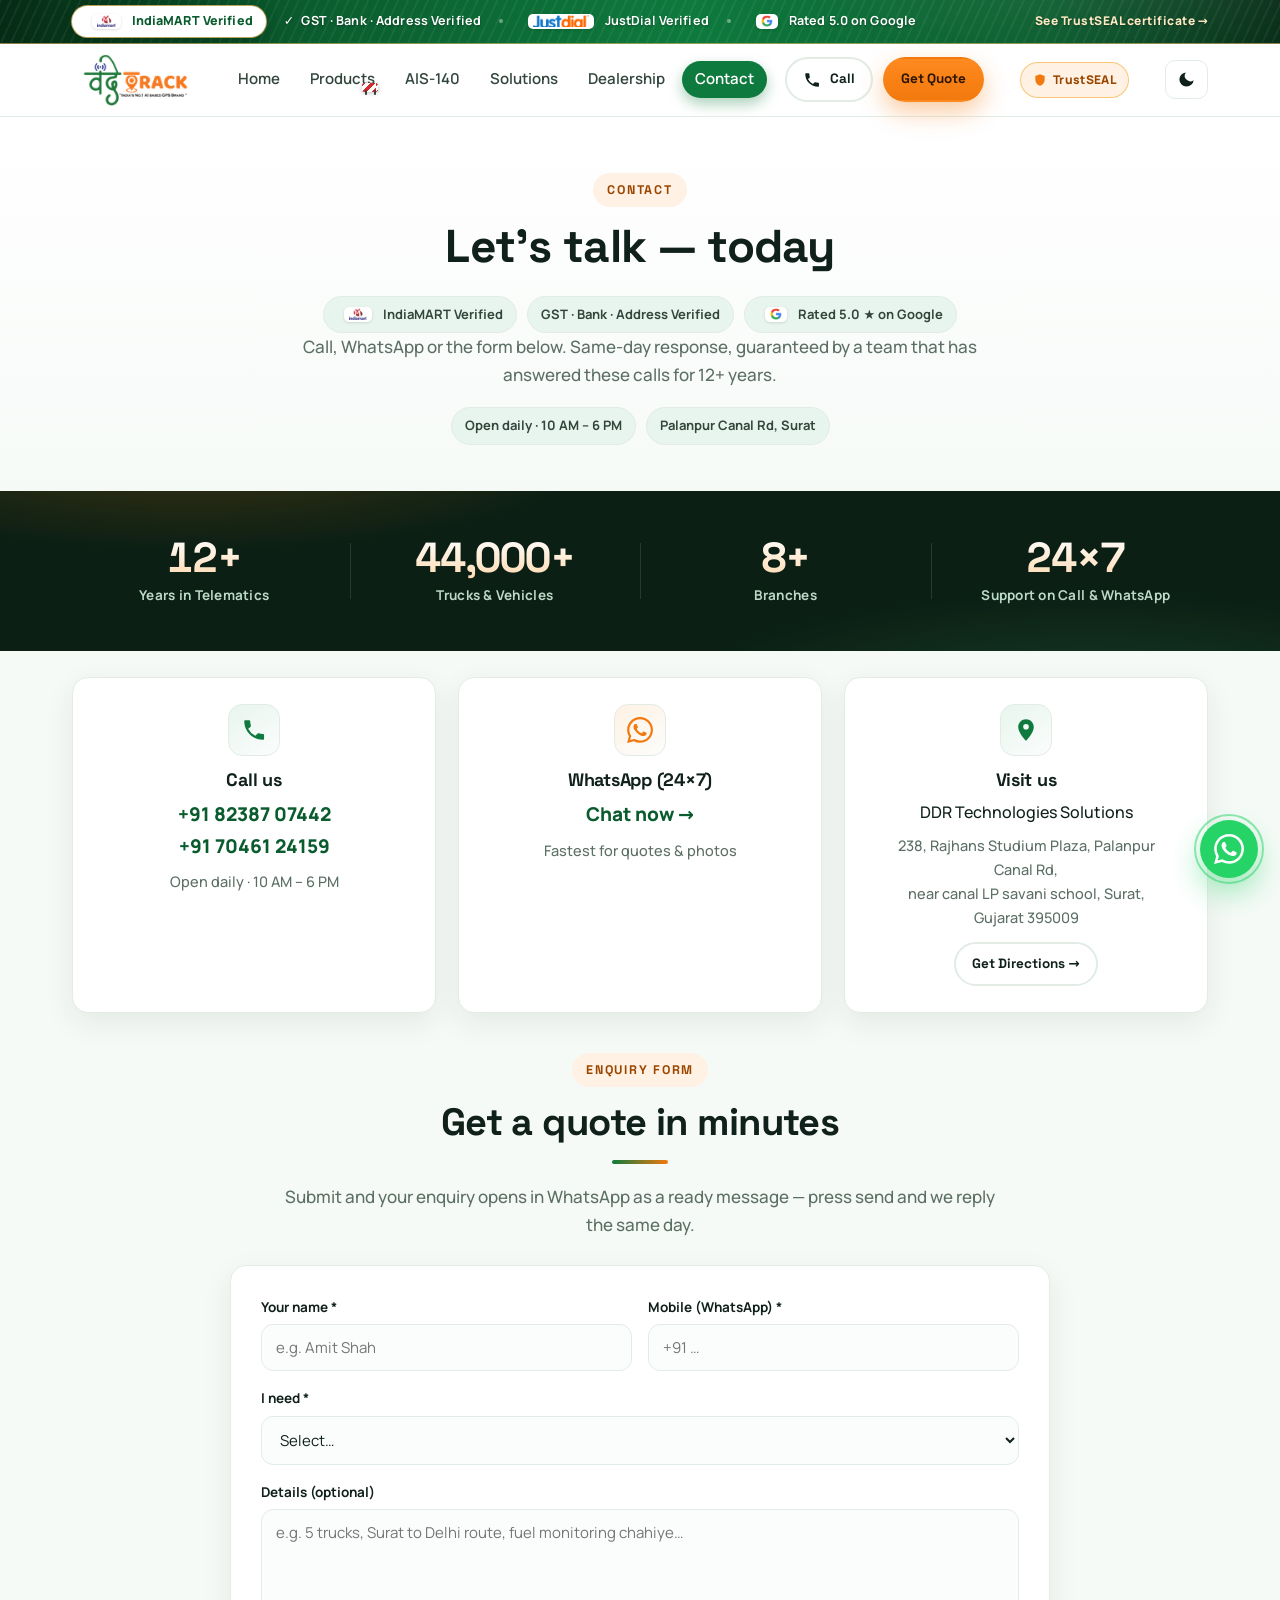
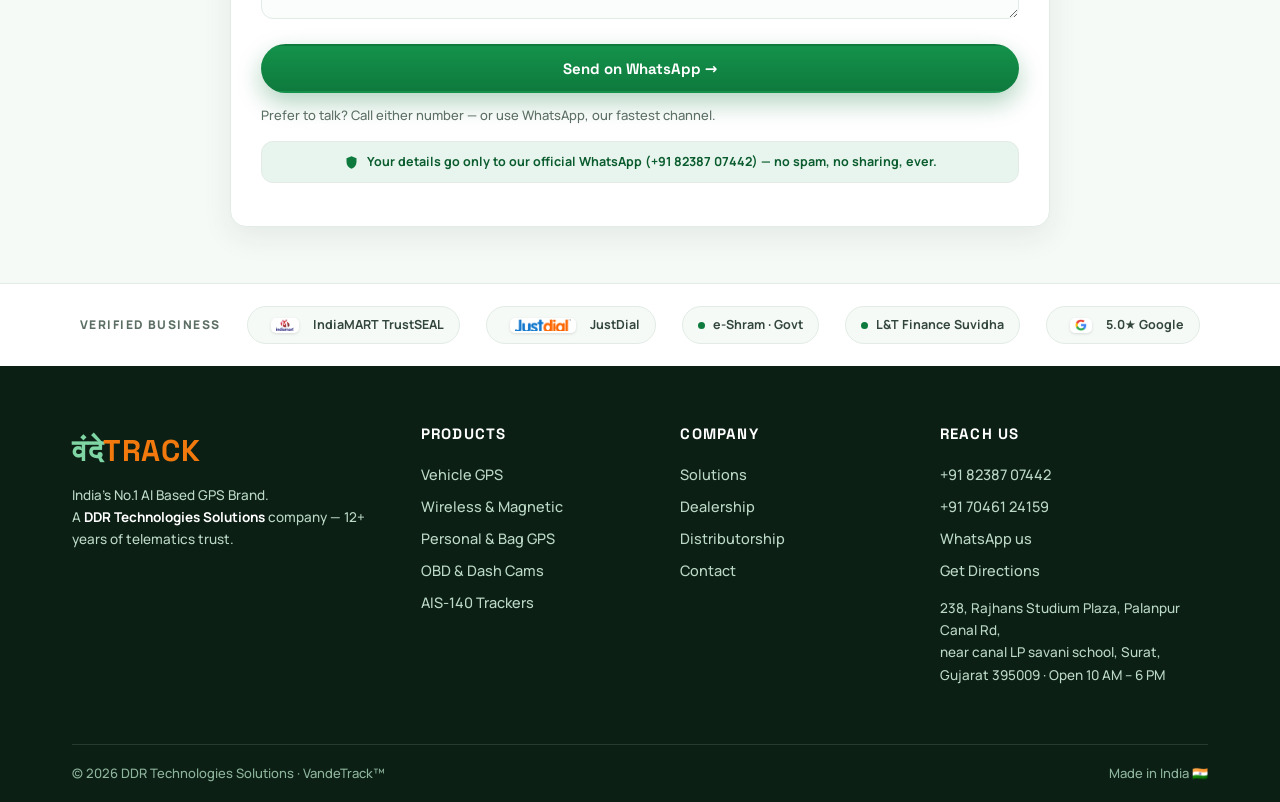
<file: contact.html>
<!doctype html>
<html lang="en">
<head>
<meta charset="utf-8">
<meta name="viewport" content="width=device-width, initial-scale=1">
  <link rel="canonical" href="https://vandetrack.com/contact">
<script>document.documentElement.classList.add("js");(function(){try{var t=localStorage.getItem("vt-theme")||(matchMedia("(prefers-color-scheme: dark)").matches?"dark":"light");document.documentElement.setAttribute("data-theme",t);}catch(e){document.documentElement.setAttribute("data-theme","light");}})();</script>
<title>Contact — VandeTrack | DDR Technologies Solutions</title>
<meta name="description" content="Talk to VandeTrack: call +91 82387 07442, WhatsApp 24×7, or send an enquiry. Retail quotes, fleet quotes and dealer onboarding — same-day response.">
<meta property="og:image" content="https://vandetrack.com/assets/img/og-image.png">
<meta property="og:url" content="https://vandetrack.com/contact">
<meta property="og:title" content="Contact — VandeTrack | DDR Technologies Solutions">
<meta property="og:description" content="Talk to VandeTrack: call +91 82387 07442, WhatsApp 24×7, or send an enquiry. Retail quotes, fleet quotes and dealer onboarding — same-day response.">
  <meta property="og:type" content="website">
  <meta name="twitter:card" content="summary_large_image">
  <link rel="icon" type="image/svg+xml" href="assets/favicon.svg">
  <link rel="manifest" href="site.webmanifest">
  <meta name="theme-color" content="#e06020">
<link rel="preload" href="assets/fonts/spacegrotesk-latin.woff2" as="font" type="font/woff2" crossorigin>
<link rel="preload" href="assets/fonts/manrope-latin.woff2" as="font" type="font/woff2" crossorigin>
<link rel="stylesheet" href="assets/generated/main.32fda576698e.css" data-build-source="assets/css/main.css">
<script type="application/ld+json">
{"@context":"https://schema.org","@type":"Organization","name":"VandeTrack","slogan":"India's No.1 AI Based GPS Brand","telephone":"+91 82387 07442","areaServed":"IN","contactPoint":[{"@type":"ContactPoint","telephone":"+91 82387 07442","contactType":"sales"},{"@type":"ContactPoint","telephone":"+91 70461 24159","contactType":"sales"}],"address":{"@type":"PostalAddress","streetAddress":"238, Rajhans Studium Plaza, Palanpur Canal Rd, near canal LP savani school","addressLocality":"Surat","addressRegion":"Gujarat","postalCode":"395009","addressCountry":"IN"},"hasMap":"https://maps.app.goo.gl/h5abqwrFxsvoFBGP6","parentOrganization":{"@type":"Organization","name":"DDR Technologies Solutions"}}
</script>
</head>
<body>
<a class="skip-link" href="#main">Skip to content</a>
<div class="page-progress" id="pageProgress" aria-hidden="true"></div>

<div class="top-trust">
  <div class="container">
    <a class="tt-pill gold" href="https://www.indiamart.com/ddr-electric-consultant/" target="_blank" rel="noopener">
      <picture class="vt-media"><source type="image/webp" srcset="assets/generated/logo-indiamart-96.fc6fbabf73ec.webp 96w, assets/generated/logo-indiamart-192.663f0d55f699.webp 192w, assets/generated/logo-indiamart-320.2b7434f16775.webp 320w" sizes="19px"><img class="tlogo" src="assets/img/logo-indiamart.png" alt="IndiaMART" loading="lazy" width="1075" height="691" decoding="async"></picture>
      IndiaMART Verified
    </a>
    <span class="tt-pill tt-hide-s"><span class="tt-check">&#10003;</span> GST &middot; Bank &middot; Address Verified</span>
    <span class="tt-dot-sep tt-hide-s"></span>
    <a class="tt-pill" href="https://jsdl.in/RSL-YBH1792233332" target="_blank" rel="noopener"><picture class="vt-media"><source type="image/webp" srcset="assets/generated/logo-justdial-241.58c488ab593e.webp 241w" sizes="56px"><img class="tlogo" src="assets/img/logo-justdial.png" alt="JustDial" loading="lazy" width="241" height="52" decoding="async"></picture> JustDial Verified</a>
    <span class="tt-dot-sep tt-hide-s"></span>
    <a class="tt-pill" href="https://maps.app.goo.gl/h5abqwrFxsvoFBGP6" target="_blank" rel="noopener"><picture class="vt-media"><source type="image/webp" srcset="assets/generated/logo-google-g-64.96b6c70feb06.webp 64w, assets/generated/logo-google-g-128.f98ffc818cda.webp 128w, assets/generated/logo-google-g-256.89038f8f02e1.webp 256w" sizes="12px"><img class="tlogo" src="assets/img/logo-google-g.png" alt="Google" loading="lazy" width="256" height="256" decoding="async"></picture> Rated 5.0 on Google</a>
    <a class="tt-cta" href="index.html#trust">See TrustSEAL certificate &rarr;</a>
  </div>
</div>
<header class="site-header">
  <div class="container header-row">
    <a class="brand" href="index.html" aria-label="VandeTrack — home">
        <span class="brand-hint" aria-hidden="true">Home</span>
      <picture class="vt-media"><source type="image/webp" srcset="assets/generated/logo-128.0cabbb47fb11.webp 128w, assets/generated/logo-256.830bc9236de6.webp 256w, assets/generated/logo-384.02246c2352b9.webp 384w" sizes="107px"><img class="brand-logo" src="assets/img/logo.png" alt="VandeTrack — India's No.1 AI Based GPS Brand" width="715" height="349" decoding="async" data-logo-light-srcset="assets/generated/logo-128.0cabbb47fb11.webp 128w, assets/generated/logo-256.830bc9236de6.webp 256w, assets/generated/logo-384.02246c2352b9.webp 384w" data-logo-dark-srcset="assets/generated/logo-dark-128.7a1529db13dc.webp 128w, assets/generated/logo-dark-256.50a7842fcc1e.webp 256w, assets/generated/logo-dark-384.c12b71ca05ec.webp 384w"></picture>
    </a>
    <nav class="main-nav" id="mainNav" aria-label="Main navigation">
      <span class="nav-pill" aria-hidden="true"></span>
      <a href="index.html">Home</a>
      <a href="products.html"><span class="nav-name">Products<span class="barricade-mini" aria-hidden="true"></span></span></a>
      <a href="ais-140.html">AIS-140</a>
      <a href="solutions.html">Solutions</a>
      <a href="dealership.html">Dealership</a>
      <a href="contact.html" class="active">Contact</a>
      <div class="nav-cta">
        <a class="btn btn-ghost btn-sm" href="tel:+918238707442">
          <svg class="wa-ico" viewBox="0 0 24 24"><path d="M6.6 10.8a15 15 0 0 0 6.6 6.6l2.2-2.2c.3-.3.7-.4 1.1-.2 1.2.4 2.5.6 3.8.6.6 0 1 .4 1 1V20c0 .6-.4 1-1 1C10.6 21 3 13.4 3 4c0-.6.4-1 1-1h3.5c.6 0 1 .4 1 1 0 1.3.2 2.6.6 3.8.1.4 0 .8-.2 1.1z"/></svg>
          Call
        </a>
        <a class="btn btn-orange btn-sm" href="#enquiry">Get Quote</a>
      </div>
    </nav>
    <a class="htrust" href="https://www.indiamart.com/ddr-electric-consultant/" target="_blank" rel="noopener" title="IndiaMART TrustSEAL — verified business">
      <svg viewBox="0 0 24 24"><path d="M12 2l8 3v6c0 5.2-3.4 9.4-8 11-4.6-1.6-8-5.8-8-11V5z"/><path d="M10.6 14.2l-2.5-2.5-1.4 1.4 3.9 3.9 6-6-1.4-1.4z"/></svg>
      <span class="ht-label">TrustSEAL</span>
    </a>
    <button class="theme-toggle" id="themeToggle" aria-label="Toggle dark mode" title="Dark / light mode" aria-pressed="false"><svg class="moon" viewBox="0 0 24 24" fill="currentColor" aria-hidden="true"><path d="M21 12.79A9 9 0 1 1 11.21 3a7 7 0 0 0 9.79 9.79z"/></svg><svg class="sun" viewBox="0 0 24 24" fill="none" stroke="currentColor" stroke-width="2" stroke-linecap="round" aria-hidden="true"><circle cx="12" cy="12" r="4" fill="currentColor" stroke="none"/><path d="M12 2v2.5M12 19.5V22M22 12h-2.5M4.5 12H2M19.1 4.9l-1.8 1.8M6.7 17.3l-1.8 1.8M19.1 19.1l-1.8-1.8M6.7 6.7 4.9 4.9"/></svg></button>
    <button class="nav-toggle" aria-expanded="false" aria-controls="mainNav" aria-label="Open menu">
      <svg width="20" height="20" viewBox="0 0 24 24" fill="currentColor"><path d="M3 6h18v2H3zM3 11h18v2H3zM3 16h18v2H3z"/></svg>
    </button>
  </div>
</header>

<main id="main">

<div class="page-hero">
  <div class="container">
    <span class="eyebrow">Contact</span>
    <h1>Let's talk — today</h1>
    <div class="trust-row">
      <a class="chip chip-gold" href="https://www.indiamart.com/ddr-electric-consultant/" target="_blank" rel="noopener" style="text-decoration:none"><picture class="vt-media"><source type="image/webp" srcset="assets/generated/logo-indiamart-96.fc6fbabf73ec.webp 96w, assets/generated/logo-indiamart-192.663f0d55f699.webp 192w, assets/generated/logo-indiamart-320.2b7434f16775.webp 320w" sizes="19px"><img class="tlogo" src="assets/img/logo-indiamart.png" alt="IndiaMART" loading="lazy" width="1075" height="691" decoding="async"></picture> IndiaMART Verified</a>
      <span class="chip">GST &middot; Bank &middot; Address Verified</span>
      <a class="chip" href="https://maps.app.goo.gl/h5abqwrFxsvoFBGP6" target="_blank" rel="noopener" style="text-decoration:none"><picture class="vt-media"><source type="image/webp" srcset="assets/generated/logo-google-g-64.96b6c70feb06.webp 64w, assets/generated/logo-google-g-128.f98ffc818cda.webp 128w, assets/generated/logo-google-g-256.89038f8f02e1.webp 256w" sizes="12px"><img class="tlogo" src="assets/img/logo-google-g.png" alt="Google" loading="lazy" width="256" height="256" decoding="async"></picture> Rated 5.0 &#9733; on Google</a>
    </div>
    <p>Call, WhatsApp or the form below. Same-day response, guaranteed by a team that has
      answered these calls for 12+ years.</p>
    <div class="meta-row">
      <span class="chip">Open daily · 10 AM – 6 PM</span>
      <span class="chip">Palanpur Canal Rd, Surat</span>
    </div>
  </div>
</div>

<div class="statbar" id="stats">
  <div class="container">
    <div class="stat"><b>12+</b><span>Years in Telematics</span></div>
    <div class="stat"><b>44,000+</b><span>Trucks &amp; Vehicles</span></div>
    <div class="stat"><b>8+</b><span>Branches</span></div>
    <div class="stat"><b>24×7</b><span>Support on Call &amp; WhatsApp</span></div>
  </div>
</div>

<section class="tight" style="padding-top:26px">
  <div class="container">
    <div class="contact-cards">
      <div class="card ccard">
        <div class="ico"><svg viewBox="0 0 24 24"><path d="M6.6 10.8a15 15 0 0 0 6.6 6.6l2.2-2.2c.3-.3.7-.4 1.1-.2 1.2.4 2.5.6 3.8.6.6 0 1 .4 1 1V20c0 .6-.4 1-1 1C10.6 21 3 13.4 3 4c0-.6.4-1 1-1h3.5c.6 0 1 .4 1 1 0 1.3.2 2.6.6 3.8.1.4 0 .8-.2 1.1z"/></svg></div>
        <h2>Call us</h2>
        <a class="big" href="tel:+918238707442">+91 82387 07442</a><br>
        <a class="big big-sm" href="tel:+917046124159">+91 70461 24159</a>
        <p class="cmeta">Open daily · 10 AM – 6 PM</p>
      </div>
      <div class="card ccard">
        <div class="ico orange"><svg viewBox="0 0 24 24"><path d="M17.472 14.382c-.297-.149-1.758-.867-2.03-.967-.273-.099-.471-.148-.67.15-.197.297-.767.966-.94 1.164-.173.199-.347.223-.644.075-.297-.15-1.255-.463-2.39-1.475-.883-.788-1.48-1.761-1.653-2.059-.173-.297-.018-.458.13-.606.134-.133.298-.347.446-.52.149-.174.198-.298.298-.497.099-.198.05-.371-.025-.52-.075-.149-.669-1.612-.916-2.207-.242-.579-.487-.5-.669-.51-.173-.008-.371-.01-.57-.01-.198 0-.52.074-.792.372-.272.297-1.04 1.016-1.04 2.479 0 1.462 1.065 2.875 1.213 3.074.149.198 2.096 3.2 5.077 4.487.709.306 1.262.489 1.694.625.712.227 1.36.195 1.871.118.571-.085 1.758-.719 2.006-1.413.248-.694.248-1.289.173-1.413-.074-.124-.272-.198-.57-.347m-5.421 7.403h-.004a9.87 9.87 0 0 1-5.031-1.378l-.361-.214-3.741.982.998-3.648-.235-.374a9.86 9.86 0 0 1-1.51-5.26c.001-5.45 4.436-9.884 9.888-9.884 2.64 0 5.122 1.03 6.988 2.898a9.825 9.825 0 0 1 2.893 6.994c-.003 5.45-4.437 9.884-9.885 9.884m8.413-18.297A11.815 11.815 0 0 0 12.05 0C5.495 0 .16 5.335.157 11.892c0 2.096.547 4.142 1.588 5.945L.057 24l6.305-1.654a11.882 11.882 0 0 0 5.683 1.448h.005c6.554 0 11.89-5.335 11.893-11.893a11.821 11.821 0 0 0-3.48-8.413Z"/></svg></div>
        <h2>WhatsApp (24×7)</h2>
        <a class="big" href="https://wa.me/918238707442" target="_blank" rel="noopener">Chat now →</a>
        <p class="cmeta">Fastest for quotes &amp; photos</p>
      </div>
      <div class="card ccard">
        <div class="ico"><svg viewBox="0 0 24 24"><path d="M12 2C8 2 4.8 5.2 4.8 9.2 4.8 14.6 12 22 12 22s7.2-7.4 7.2-12.8C19.2 5.2 16 2 12 2zm0 9.6a2.6 2.6 0 1 1 0-5.2 2.6 2.6 0 0 1 0 5.2z"/></svg></div>
        <h2>Visit us</h2>
        <span class="big big-xs">DDR Technologies Solutions</span>
        <p class="cmeta">238, Rajhans Studium Plaza, Palanpur Canal Rd,<br>near canal LP savani school, Surat, Gujarat 395009</p>
        <a class="btn btn-ghost btn-sm" style="margin-top:12px" href="https://maps.app.goo.gl/h5abqwrFxsvoFBGP6" target="_blank" rel="noopener">Get Directions →</a>
      </div>
    </div>

    <div id="enquiry" style="max-width:820px;margin:0 auto">
      <div class="section-head" style="margin-bottom:26px">
        <span class="eyebrow">Enquiry Form</span>
        <h2 class="h-band-sm">Get a quote in minutes</h2>
        <p>Submit and your enquiry opens in WhatsApp as a ready message — press send and we reply the same day.</p>
      </div>
      <form class="form-card" data-wa="918238707442" data-wa-prefix="Hi VandeTrack! New enquiry:">
        <div class="form-grid">
          <div class="field"><label for="cname">Your name *</label><input id="cname" name="Name" data-label="Name" required placeholder="e.g. Amit Shah"></div>
          <div class="field"><label for="cphone">Mobile (WhatsApp) *</label><input id="cphone" name="Mobile" data-label="Mobile" required type="tel" placeholder="+91 …"></div>
          <div class="field full"><label for="cneed">I need *</label>
            <select id="cneed" name="Requirement" data-label="Requirement" required>
              <option value="">Select…</option>
              <option>Personal / bike / car GPS</option>
              <option>Truck / fleet GPS</option>
              <option>AIS-140 for commercial vehicle</option>
              <option>Dash cam / OBD</option>
              <option>Personal / bag / ID tracker</option>
              <option>Software / fleet solution demo</option>
              <option>Dealership / distributorship</option>
              <option>Something else</option>
            </select>
          </div>
          <div class="field full"><label for="cmsg">Details (optional)</label><textarea id="cmsg" name="Details" data-label="Details" placeholder="e.g. 5 trucks, Surat to Delhi route, fuel monitoring chahiye…"></textarea></div>
        </div>
        <button class="btn btn-green btn-block" type="submit" style="margin-top:18px">Send on WhatsApp →</button>
        <p class="form-note">Prefer to talk? Call either number — or use WhatsApp, our fastest channel.</p>
        <p class="form-safe"><svg viewBox="0 0 24 24"><path d="M12 2l8 3v6c0 5.2-3.4 9.4-8 11-4.6-1.6-8-5.8-8-11V5z"/><path d="M10.6 14.2l-2.5-2.5-1.4 1.4 3.9 3.9 6-6-1.4-1.4z"/></svg> Your details go only to our official WhatsApp (+91 82387 07442) — no spam, no sharing, ever.</p>
      </form>
    </div>
  </div>
</section>

</main>

<div class="trust-strip">
  <div class="container">
    <span class="ts-label">Verified Business</span>
    <a class="ts-pill" href="https://www.indiamart.com/ddr-electric-consultant/" target="_blank" rel="noopener"><picture class="vt-media"><source type="image/webp" srcset="assets/generated/logo-indiamart-96.fc6fbabf73ec.webp 96w, assets/generated/logo-indiamart-192.663f0d55f699.webp 192w, assets/generated/logo-indiamart-320.2b7434f16775.webp 320w" sizes="19px"><img class="tlogo" src="assets/img/logo-indiamart.png" alt="IndiaMART" loading="lazy" width="1075" height="691" decoding="async"></picture> IndiaMART TrustSEAL</a>
    <a class="ts-pill" href="https://jsdl.in/RSL-YBH1792233332" target="_blank" rel="noopener"><picture class="vt-media"><source type="image/webp" srcset="assets/generated/logo-justdial-241.58c488ab593e.webp 241w" sizes="56px"><img class="tlogo" src="assets/img/logo-justdial.png" alt="JustDial" loading="lazy" width="241" height="52" decoding="async"></picture> JustDial</a>
    <a class="ts-pill" href="https://wa.me/918238707442?text=Hi%20VandeTrack!%20Please%20share%20your%20business%20verification%20certificates." target="_blank" rel="noopener"><span class="tick-mini"></span> e-Shram · Govt</a>
    <a class="ts-pill" href="https://wa.me/918238707442?text=Hi%20VandeTrack!%20Please%20share%20your%20business%20verification%20certificates." target="_blank" rel="noopener"><span class="tick-mini"></span> L&amp;T Finance Suvidha</a>
    <a class="ts-pill" href="https://maps.app.goo.gl/h5abqwrFxsvoFBGP6" target="_blank" rel="noopener"><picture class="vt-media"><source type="image/webp" srcset="assets/generated/logo-google-g-64.96b6c70feb06.webp 64w, assets/generated/logo-google-g-128.f98ffc818cda.webp 128w, assets/generated/logo-google-g-256.89038f8f02e1.webp 256w" sizes="12px"><img class="tlogo" src="assets/img/logo-google-g.png" alt="Google" loading="lazy" width="256" height="256" decoding="async"></picture> 5.0★ Google</a>
  </div>
</div>

<footer class="site-footer">
  <div class="container">
    <div class="footer-grid">
      <div>
        <div class="wt"><span class="g">वंदे</span><span class="o">TRACK</span></div>
        <p class="footer-tag">India's No.1 AI Based GPS Brand.<br>A <b style="color:#fff">DDR Technologies Solutions</b> company — 12+ years of telematics trust.</p>
      </div>
      <div>
        <h2>Products</h2>
        <a href="products.html">Vehicle GPS</a>
        <a href="products.html">Wireless &amp; Magnetic</a>
        <a href="products.html">Personal &amp; Bag GPS</a>
        <a href="products.html">OBD &amp; Dash Cams</a>
        <a href="ais-140.html">AIS-140 Trackers</a>
      </div>
      <div>
        <h2>Company</h2>
        <a href="solutions.html">Solutions</a>
        <a href="dealership.html">Dealership</a>
        <a href="dealership.html">Distributorship</a>
        <a href="contact.html">Contact</a>
      </div>
      <div>
        <h2>Reach Us</h2>
        <a href="tel:+918238707442">+91 82387 07442</a>
        <a href="tel:+917046124159">+91 70461 24159</a>
        <a href="https://wa.me/918238707442" target="_blank" rel="noopener">WhatsApp us</a>
        <a href="https://maps.app.goo.gl/h5abqwrFxsvoFBGP6" target="_blank" rel="noopener">Get Directions</a>
        <p class="foot-addr">238, Rajhans Studium Plaza, Palanpur Canal Rd,<br>near canal LP savani school, Surat, Gujarat 395009 · Open 10 AM – 6 PM</p>
      </div>
    </div>
    <div class="footer-bottom">
      <span>© <span data-year>2026</span> DDR Technologies Solutions · VandeTrack™</span>
      <span>Made in India 🇮🇳</span>
    </div>
  </div>
</footer>

<a class="wa-float" href="https://wa.me/918238707442?text=Hi%20VandeTrack!" target="_blank" rel="noopener" aria-label="Chat on WhatsApp">
  <svg viewBox="0 0 24 24"><path d="M17.472 14.382c-.297-.149-1.758-.867-2.03-.967-.273-.099-.471-.148-.67.15-.197.297-.767.966-.94 1.164-.173.199-.347.223-.644.075-.297-.15-1.255-.463-2.39-1.475-.883-.788-1.48-1.761-1.653-2.059-.173-.297-.018-.458.13-.606.134-.133.298-.347.446-.52.149-.174.198-.298.298-.497.099-.198.05-.371-.025-.52-.075-.149-.669-1.612-.916-2.207-.242-.579-.487-.5-.669-.51-.173-.008-.371-.01-.57-.01-.198 0-.52.074-.792.372-.272.297-1.04 1.016-1.04 2.479 0 1.462 1.065 2.875 1.213 3.074.149.198 2.096 3.2 5.077 4.487.709.306 1.262.489 1.694.625.712.227 1.36.195 1.871.118.571-.085 1.758-.719 2.006-1.413.248-.694.248-1.289.173-1.413-.074-.124-.272-.198-.57-.347m-5.421 7.403h-.004a9.87 9.87 0 0 1-5.031-1.378l-.361-.214-3.741.982.998-3.648-.235-.374a9.86 9.86 0 0 1-1.51-5.26c.001-5.45 4.436-9.884 9.888-9.884 2.64 0 5.122 1.03 6.988 2.898a9.825 9.825 0 0 1 2.893 6.994c-.003 5.45-4.437 9.884-9.885 9.884m8.413-18.297A11.815 11.815 0 0 0 12.05 0C5.495 0 .16 5.335.157 11.892c0 2.096.547 4.142 1.588 5.945L.057 24l6.305-1.654a11.882 11.882 0 0 0 5.683 1.448h.005c6.554 0 11.89-5.335 11.893-11.893a11.821 11.821 0 0 0-3.48-8.413Z"/></svg>
</a>

<script src="assets/generated/main.b50f9dac443b.js" data-build-source="assets/js/main.js" defer=""></script>
</body>
</html>
</file>
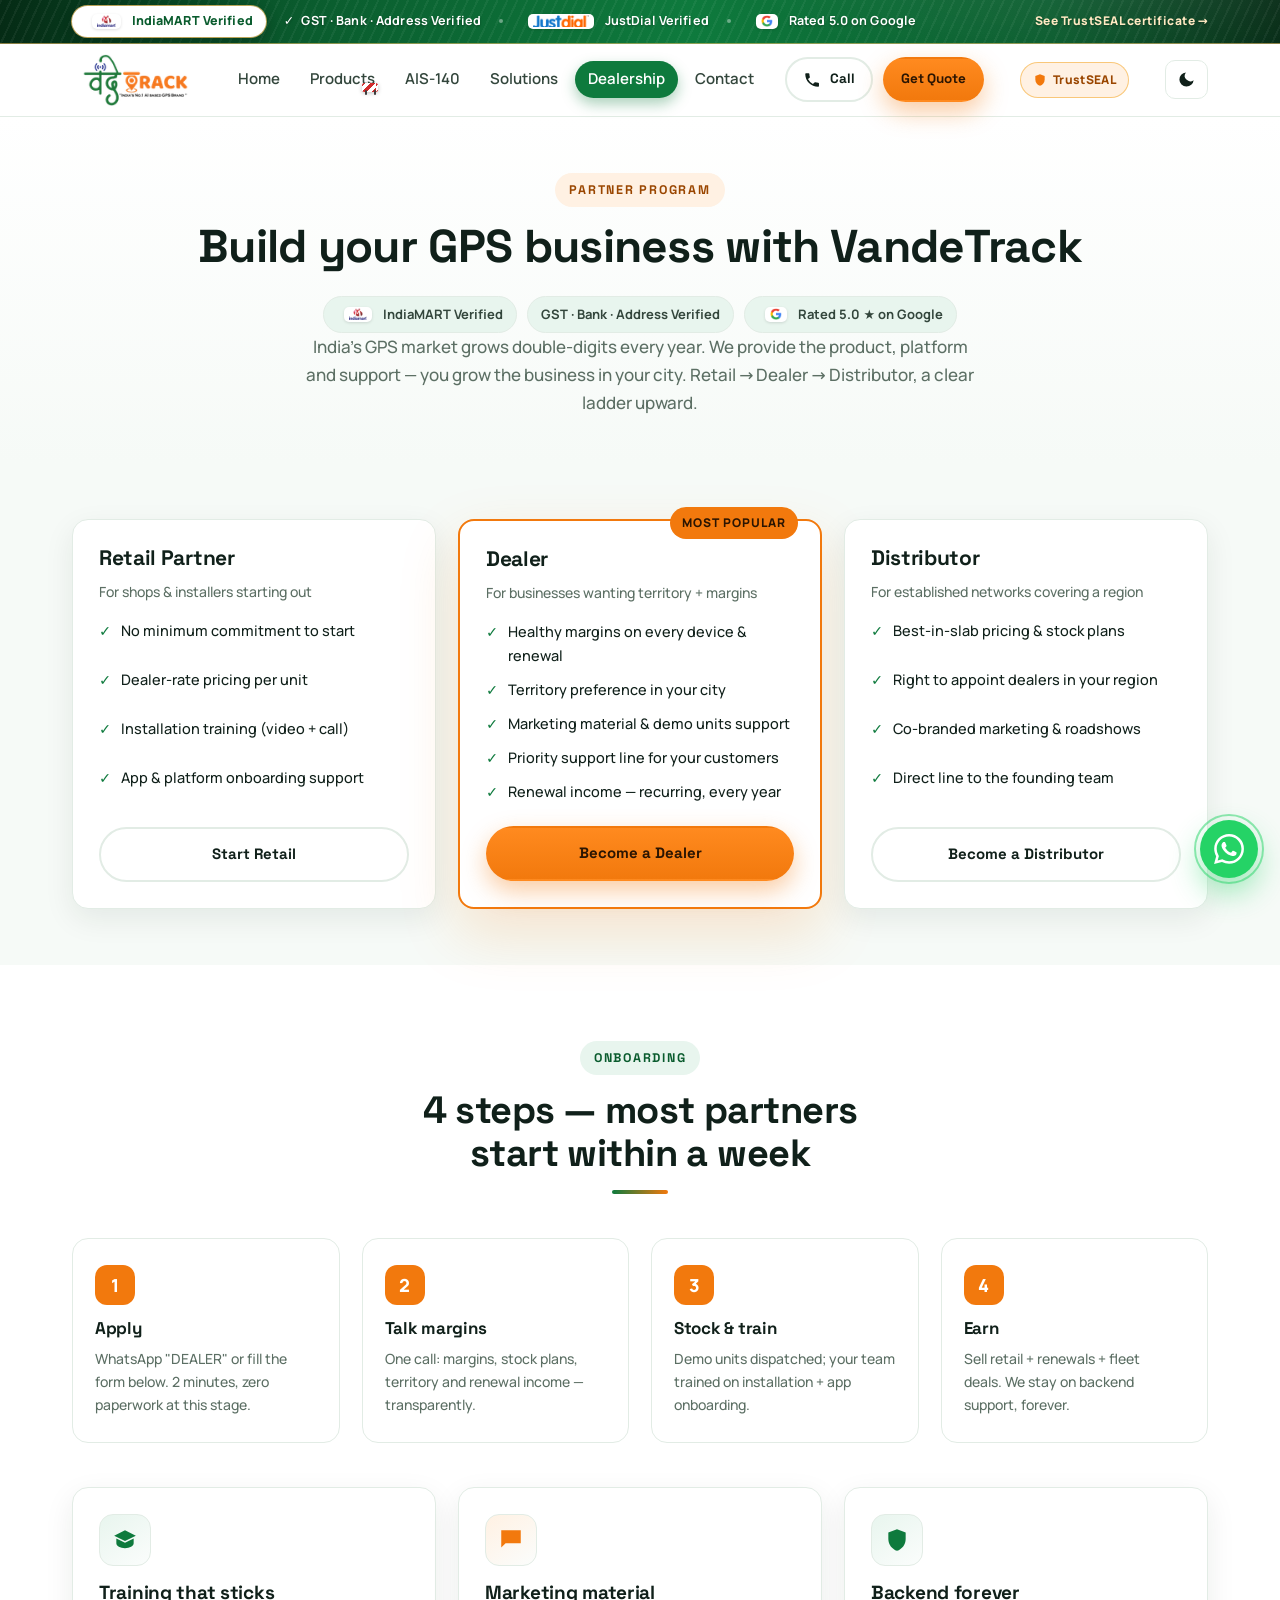
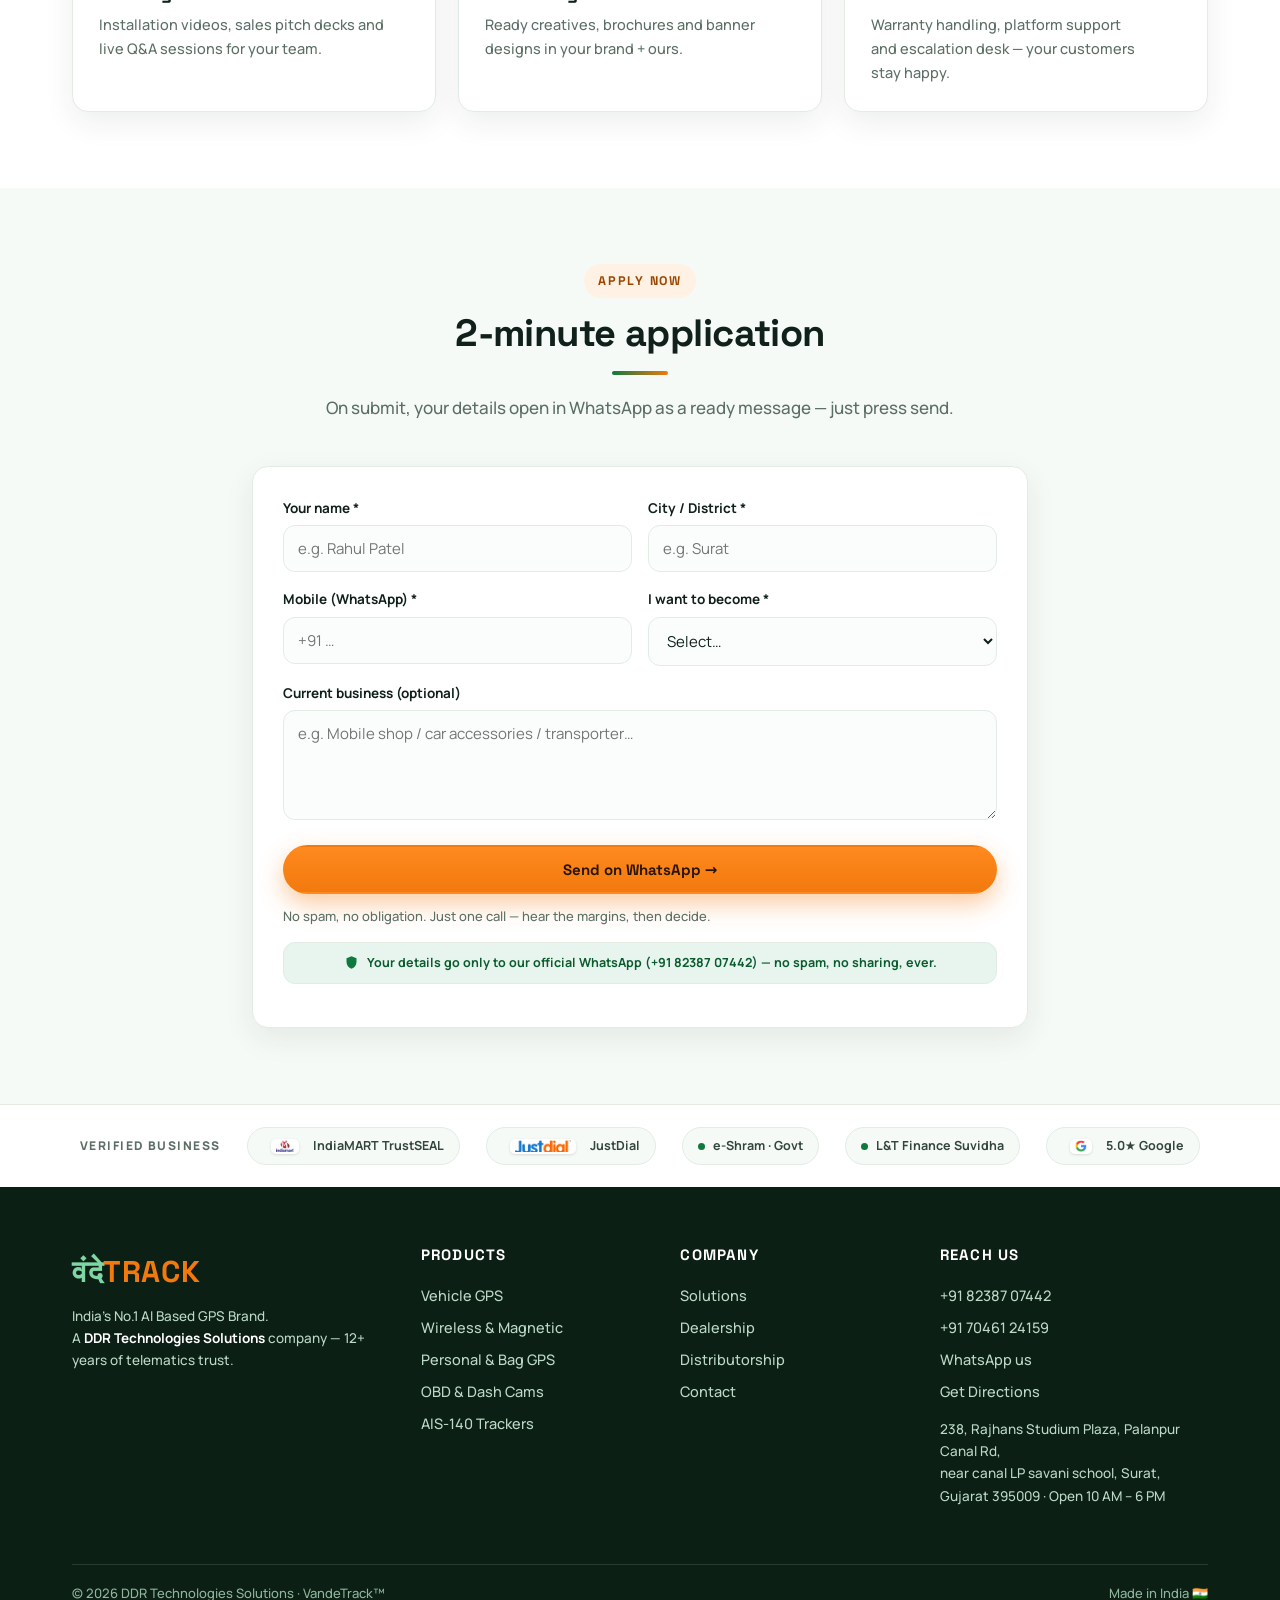
<file: dealership.html>
<!doctype html>
<html lang="en">
<head>
<meta charset="utf-8">
<meta name="viewport" content="width=device-width, initial-scale=1">
  <link rel="canonical" href="https://vandetrack.com/dealership">
<script>document.documentElement.classList.add("js");(function(){try{var t=localStorage.getItem("vt-theme")||(matchMedia("(prefers-color-scheme: dark)").matches?"dark":"light");document.documentElement.setAttribute("data-theme",t);}catch(e){document.documentElement.setAttribute("data-theme","light");}})();</script>
<title>Dealership &amp; Distributorship — VandeTrack | Grow Your GPS Business</title>
<meta name="description" content="Become a VandeTrack dealer or distributor: healthy margins, training, marketing material and backend support from a company with 12+ years in GPS telematics.">
<meta property="og:image" content="https://vandetrack.com/assets/img/og-image.png">
<meta property="og:url" content="https://vandetrack.com/dealership">
<meta property="og:title" content="Dealership &amp; Distributorship — VandeTrack | Grow Your GPS Business">
<meta property="og:description" content="Become a VandeTrack dealer or distributor: healthy margins, training, marketing material and backend support from a company with 12+ years in GPS telematics.">
  <meta property="og:type" content="website">
  <meta name="twitter:card" content="summary_large_image">
  <link rel="icon" type="image/svg+xml" href="assets/favicon.svg">
  <link rel="manifest" href="site.webmanifest">
  <meta name="theme-color" content="#e06020">
<link rel="preload" href="assets/fonts/spacegrotesk-latin.woff2" as="font" type="font/woff2" crossorigin>
<link rel="preload" href="assets/fonts/manrope-latin.woff2" as="font" type="font/woff2" crossorigin>
<link rel="stylesheet" href="assets/generated/main.32fda576698e.css" data-build-source="assets/css/main.css">
<script type="application/ld+json">
{"@context":"https://schema.org","@type":"Organization","name":"VandeTrack","slogan":"India's No.1 AI Based GPS Brand","telephone":"+91 82387 07442","areaServed":"IN","contactPoint":[{"@type":"ContactPoint","telephone":"+91 82387 07442","contactType":"sales"},{"@type":"ContactPoint","telephone":"+91 70461 24159","contactType":"sales"}],"address":{"@type":"PostalAddress","streetAddress":"238, Rajhans Studium Plaza, Palanpur Canal Rd, near canal LP savani school","addressLocality":"Surat","addressRegion":"Gujarat","postalCode":"395009","addressCountry":"IN"},"hasMap":"https://maps.app.goo.gl/h5abqwrFxsvoFBGP6","parentOrganization":{"@type":"Organization","name":"DDR Technologies Solutions"}}
</script>
</head>
<body>
<a class="skip-link" href="#main">Skip to content</a>
<div class="page-progress" id="pageProgress" aria-hidden="true"></div>

<div class="top-trust">
  <div class="container">
    <a class="tt-pill gold" href="https://www.indiamart.com/ddr-electric-consultant/" target="_blank" rel="noopener">
      <picture class="vt-media"><source type="image/webp" srcset="assets/generated/logo-indiamart-96.fc6fbabf73ec.webp 96w, assets/generated/logo-indiamart-192.663f0d55f699.webp 192w, assets/generated/logo-indiamart-320.2b7434f16775.webp 320w" sizes="19px"><img class="tlogo" src="assets/img/logo-indiamart.png" alt="IndiaMART" loading="lazy" width="1075" height="691" decoding="async"></picture>
      IndiaMART Verified
    </a>
    <span class="tt-pill tt-hide-s"><span class="tt-check">&#10003;</span> GST &middot; Bank &middot; Address Verified</span>
    <span class="tt-dot-sep tt-hide-s"></span>
    <a class="tt-pill" href="https://jsdl.in/RSL-YBH1792233332" target="_blank" rel="noopener"><picture class="vt-media"><source type="image/webp" srcset="assets/generated/logo-justdial-241.58c488ab593e.webp 241w" sizes="56px"><img class="tlogo" src="assets/img/logo-justdial.png" alt="JustDial" loading="lazy" width="241" height="52" decoding="async"></picture> JustDial Verified</a>
    <span class="tt-dot-sep tt-hide-s"></span>
    <a class="tt-pill" href="https://maps.app.goo.gl/h5abqwrFxsvoFBGP6" target="_blank" rel="noopener"><picture class="vt-media"><source type="image/webp" srcset="assets/generated/logo-google-g-64.96b6c70feb06.webp 64w, assets/generated/logo-google-g-128.f98ffc818cda.webp 128w, assets/generated/logo-google-g-256.89038f8f02e1.webp 256w" sizes="12px"><img class="tlogo" src="assets/img/logo-google-g.png" alt="Google" loading="lazy" width="256" height="256" decoding="async"></picture> Rated 5.0 on Google</a>
    <a class="tt-cta" href="index.html#trust">See TrustSEAL certificate &rarr;</a>
  </div>
</div>
<header class="site-header">
  <div class="container header-row">
    <a class="brand" href="index.html" aria-label="VandeTrack — home">
        <span class="brand-hint" aria-hidden="true">Home</span>
      <picture class="vt-media"><source type="image/webp" srcset="assets/generated/logo-128.0cabbb47fb11.webp 128w, assets/generated/logo-256.830bc9236de6.webp 256w, assets/generated/logo-384.02246c2352b9.webp 384w" sizes="107px"><img class="brand-logo" src="assets/img/logo.png" alt="VandeTrack — India's No.1 AI Based GPS Brand" width="715" height="349" decoding="async" data-logo-light-srcset="assets/generated/logo-128.0cabbb47fb11.webp 128w, assets/generated/logo-256.830bc9236de6.webp 256w, assets/generated/logo-384.02246c2352b9.webp 384w" data-logo-dark-srcset="assets/generated/logo-dark-128.7a1529db13dc.webp 128w, assets/generated/logo-dark-256.50a7842fcc1e.webp 256w, assets/generated/logo-dark-384.c12b71ca05ec.webp 384w"></picture>
    </a>
    <nav class="main-nav" id="mainNav" aria-label="Main navigation">
      <span class="nav-pill" aria-hidden="true"></span>
      <a href="index.html">Home</a>
      <a href="products.html"><span class="nav-name">Products<span class="barricade-mini" aria-hidden="true"></span></span></a>
      <a href="ais-140.html">AIS-140</a>
      <a href="solutions.html">Solutions</a>
      <a href="dealership.html" class="active">Dealership</a>
      <a href="contact.html">Contact</a>
      <div class="nav-cta">
        <a class="btn btn-ghost btn-sm" href="tel:+918238707442">
          <svg class="wa-ico" viewBox="0 0 24 24"><path d="M6.6 10.8a15 15 0 0 0 6.6 6.6l2.2-2.2c.3-.3.7-.4 1.1-.2 1.2.4 2.5.6 3.8.6.6 0 1 .4 1 1V20c0 .6-.4 1-1 1C10.6 21 3 13.4 3 4c0-.6.4-1 1-1h3.5c.6 0 1 .4 1 1 0 1.3.2 2.6.6 3.8.1.4 0 .8-.2 1.1z"/></svg>
          Call
        </a>
        <a class="btn btn-orange btn-sm" href="contact.html">Get Quote</a>
      </div>
    </nav>
    <a class="htrust" href="https://www.indiamart.com/ddr-electric-consultant/" target="_blank" rel="noopener" title="IndiaMART TrustSEAL — verified business">
      <svg viewBox="0 0 24 24"><path d="M12 2l8 3v6c0 5.2-3.4 9.4-8 11-4.6-1.6-8-5.8-8-11V5z"/><path d="M10.6 14.2l-2.5-2.5-1.4 1.4 3.9 3.9 6-6-1.4-1.4z"/></svg>
      <span class="ht-label">TrustSEAL</span>
    </a>
    <button class="theme-toggle" id="themeToggle" aria-label="Toggle dark mode" title="Dark / light mode" aria-pressed="false"><svg class="moon" viewBox="0 0 24 24" fill="currentColor" aria-hidden="true"><path d="M21 12.79A9 9 0 1 1 11.21 3a7 7 0 0 0 9.79 9.79z"/></svg><svg class="sun" viewBox="0 0 24 24" fill="none" stroke="currentColor" stroke-width="2" stroke-linecap="round" aria-hidden="true"><circle cx="12" cy="12" r="4" fill="currentColor" stroke="none"/><path d="M12 2v2.5M12 19.5V22M22 12h-2.5M4.5 12H2M19.1 4.9l-1.8 1.8M6.7 17.3l-1.8 1.8M19.1 19.1l-1.8-1.8M6.7 6.7 4.9 4.9"/></svg></button>
    <button class="nav-toggle" aria-expanded="false" aria-controls="mainNav" aria-label="Open menu">
      <svg width="20" height="20" viewBox="0 0 24 24" fill="currentColor"><path d="M3 6h18v2H3zM3 11h18v2H3zM3 16h18v2H3z"/></svg>
    </button>
  </div>
</header>

<main id="main">

<div class="page-hero">
  <div class="container">
    <span class="eyebrow">Partner Program</span>
    <h1>Build your GPS business with VandeTrack</h1>
    <div class="trust-row">
      <a class="chip chip-gold" href="https://www.indiamart.com/ddr-electric-consultant/" target="_blank" rel="noopener" style="text-decoration:none"><picture class="vt-media"><source type="image/webp" srcset="assets/generated/logo-indiamart-96.fc6fbabf73ec.webp 96w, assets/generated/logo-indiamart-192.663f0d55f699.webp 192w, assets/generated/logo-indiamart-320.2b7434f16775.webp 320w" sizes="19px"><img class="tlogo" src="assets/img/logo-indiamart.png" alt="IndiaMART" loading="lazy" width="1075" height="691" decoding="async"></picture> IndiaMART Verified</a>
      <span class="chip">GST &middot; Bank &middot; Address Verified</span>
      <a class="chip" href="https://maps.app.goo.gl/h5abqwrFxsvoFBGP6" target="_blank" rel="noopener" style="text-decoration:none"><picture class="vt-media"><source type="image/webp" srcset="assets/generated/logo-google-g-64.96b6c70feb06.webp 64w, assets/generated/logo-google-g-128.f98ffc818cda.webp 128w, assets/generated/logo-google-g-256.89038f8f02e1.webp 256w" sizes="12px"><img class="tlogo" src="assets/img/logo-google-g.png" alt="Google" loading="lazy" width="256" height="256" decoding="async"></picture> Rated 5.0 &#9733; on Google</a>
    </div>
    <p>India's GPS market grows double-digits every year. We provide the product, platform and
      support — you grow the business in your city. Retail → Dealer → Distributor,
      a clear ladder upward.</p>
  </div>
</div>

<section class="tight">
  <div class="container">
    <div class="grid grid-3">
      <div class="card tier">
        <h2>Retail Partner</h2>
        <p class="for">For shops &amp; installers starting out</p>
        <ul>
          <li>No minimum commitment to start</li>
          <li>Dealer-rate pricing per unit</li>
          <li>Installation training (video + call)</li>
          <li>App &amp; platform onboarding support</li>
        </ul>
        <a class="btn btn-ghost btn-block" href="https://wa.me/918238707442?text=Hi%20VandeTrack!%20I%20want%20to%20start%20as%20a%20RETAIL%20partner." target="_blank" rel="noopener">Start Retail</a>
      </div>
      <div class="card tier featured">
        <span class="pop">Most Popular</span>
        <h3>Dealer</h3>
        <p class="for">For businesses wanting territory + margins</p>
        <ul>
          <li>Healthy margins on every device &amp; renewal</li>
          <li>Territory preference in your city</li>
          <li>Marketing material &amp; demo units support</li>
          <li>Priority support line for your customers</li>
          <li>Renewal income — recurring, every year</li>
        </ul>
        <a class="btn btn-orange btn-block" href="https://wa.me/918238707442?text=Hi%20VandeTrack!%20I%20want%20to%20become%20a%20DEALER." target="_blank" rel="noopener">Become a Dealer</a>
      </div>
      <div class="card tier">
        <h2>Distributor</h2>
        <p class="for">For established networks covering a region</p>
        <ul>
          <li>Best-in-slab pricing &amp; stock plans</li>
          <li>Right to appoint dealers in your region</li>
          <li>Co-branded marketing &amp; roadshows</li>
          <li>Direct line to the founding team</li>
        </ul>
        <a class="btn btn-ghost btn-block" href="https://wa.me/918238707442?text=Hi%20VandeTrack!%20I%20want%20to%20become%20a%20DISTRIBUTOR." target="_blank" rel="noopener">Become a Distributor</a>
      </div>
    </div>
  </div>
</section>

<section class="surface-section">
  <div class="container">
    <div class="section-head">
      <span class="eyebrow green">Onboarding</span>
      <h2>4 steps — most partners start within a week</h2>
    </div>
    <div class="steps">
      <div class="step"><div class="n">1</div><h3>Apply</h3><p>WhatsApp "DEALER" or fill the form below. 2 minutes, zero paperwork at this stage.</p></div>
      <div class="step"><div class="n">2</div><h3>Talk margins</h3><p>One call: margins, stock plans, territory and renewal income — transparently.</p></div>
      <div class="step"><div class="n">3</div><h3>Stock &amp; train</h3><p>Demo units dispatched; your team trained on installation + app onboarding.</p></div>
      <div class="step"><div class="n">4</div><h3>Earn</h3><p>Sell retail + renewals + fleet deals. We stay on backend support, forever.</p></div>
    </div>
    <div class="grid grid-3" style="margin-top:44px">
      <div class="card"><div class="ico"><svg viewBox="0 0 24 24"><path d="M12 3 2 8l10 5 10-5zM4 10.5V15c0 2.5 3.6 4.5 8 4.5s8-2 8-4.5v-4.5l-8 4z"/></svg></div><h3>Training that sticks</h3><p>Installation videos, sales pitch decks and live Q&amp;A sessions for your team.</p></div>
      <div class="card"><div class="ico orange"><svg viewBox="0 0 24 24"><path d="M3 3h18v12H7l-4 4z"/></svg></div><h3>Marketing material</h3><p>Ready creatives, brochures and banner designs in your brand + ours.</p></div>
      <div class="card"><div class="ico"><svg viewBox="0 0 24 24"><path d="M12 2l8 3v6c0 5.2-3.4 9.4-8 11-4.6-1.6-8-5.8-8-11V5z"/></svg></div><h3>Backend forever</h3><p>Warranty handling, platform support and escalation desk — your customers stay happy.</p></div>
    </div>
  </div>
</section>

<section>
  <div class="container" style="max-width:820px">
    <div class="section-head">
      <span class="eyebrow">Apply Now</span>
      <h2>2-minute application</h2>
      <p>On submit, your details open in WhatsApp as a ready message — just press send.</p>
    </div>
    <form class="form-card" data-wa="918238707442" data-wa-prefix="Hi VandeTrack! I want to partner with you.">
      <div class="form-grid">
        <div class="field"><label for="dname">Your name *</label><input id="dname" name="Name" data-label="Name" required placeholder="e.g. Rahul Patel"></div>
        <div class="field"><label for="dcity">City / District *</label><input id="dcity" name="City" data-label="City" required placeholder="e.g. Surat"></div>
        <div class="field"><label for="dphone">Mobile (WhatsApp) *</label><input id="dphone" name="Mobile" data-label="Mobile" required type="tel" placeholder="+91 …"></div>
        <div class="field"><label for="dtype">I want to become *</label>
          <select id="dtype" name="Partnership" data-label="Partnership type" required>
            <option value="">Select…</option>
            <option>Retail Partner</option>
            <option>Dealer</option>
            <option>Distributor</option>
          </select>
        </div>
        <div class="field full"><label for="dmsg">Current business (optional)</label><textarea id="dmsg" name="Current business" data-label="Current business" placeholder="e.g. Mobile shop / car accessories / transporter…"></textarea></div>
      </div>
      <button class="btn btn-orange btn-block" type="submit" style="margin-top:18px">Send on WhatsApp →</button>
      <p class="form-note">No spam, no obligation. Just one call — hear the margins, then decide.</p>
      <p class="form-safe"><svg viewBox="0 0 24 24"><path d="M12 2l8 3v6c0 5.2-3.4 9.4-8 11-4.6-1.6-8-5.8-8-11V5z"/><path d="M10.6 14.2l-2.5-2.5-1.4 1.4 3.9 3.9 6-6-1.4-1.4z"/></svg> Your details go only to our official WhatsApp (+91 82387 07442) — no spam, no sharing, ever.</p>
    </form>
  </div>
</section>

</main>

<div class="trust-strip">
  <div class="container">
    <span class="ts-label">Verified Business</span>
    <a class="ts-pill" href="https://www.indiamart.com/ddr-electric-consultant/" target="_blank" rel="noopener"><picture class="vt-media"><source type="image/webp" srcset="assets/generated/logo-indiamart-96.fc6fbabf73ec.webp 96w, assets/generated/logo-indiamart-192.663f0d55f699.webp 192w, assets/generated/logo-indiamart-320.2b7434f16775.webp 320w" sizes="19px"><img class="tlogo" src="assets/img/logo-indiamart.png" alt="IndiaMART" loading="lazy" width="1075" height="691" decoding="async"></picture> IndiaMART TrustSEAL</a>
    <a class="ts-pill" href="https://jsdl.in/RSL-YBH1792233332" target="_blank" rel="noopener"><picture class="vt-media"><source type="image/webp" srcset="assets/generated/logo-justdial-241.58c488ab593e.webp 241w" sizes="56px"><img class="tlogo" src="assets/img/logo-justdial.png" alt="JustDial" loading="lazy" width="241" height="52" decoding="async"></picture> JustDial</a>
    <a class="ts-pill" href="https://wa.me/918238707442?text=Hi%20VandeTrack!%20Please%20share%20your%20business%20verification%20certificates." target="_blank" rel="noopener"><span class="tick-mini"></span> e-Shram · Govt</a>
    <a class="ts-pill" href="https://wa.me/918238707442?text=Hi%20VandeTrack!%20Please%20share%20your%20business%20verification%20certificates." target="_blank" rel="noopener"><span class="tick-mini"></span> L&amp;T Finance Suvidha</a>
    <a class="ts-pill" href="https://maps.app.goo.gl/h5abqwrFxsvoFBGP6" target="_blank" rel="noopener"><picture class="vt-media"><source type="image/webp" srcset="assets/generated/logo-google-g-64.96b6c70feb06.webp 64w, assets/generated/logo-google-g-128.f98ffc818cda.webp 128w, assets/generated/logo-google-g-256.89038f8f02e1.webp 256w" sizes="12px"><img class="tlogo" src="assets/img/logo-google-g.png" alt="Google" loading="lazy" width="256" height="256" decoding="async"></picture> 5.0★ Google</a>
  </div>
</div>

<footer class="site-footer">
  <div class="container">
    <div class="footer-grid">
      <div>
        <div class="wt"><span class="g">वंदे</span><span class="o">TRACK</span></div>
        <p class="footer-tag">India's No.1 AI Based GPS Brand.<br>A <b style="color:#fff">DDR Technologies Solutions</b> company — 12+ years of telematics trust.</p>
      </div>
      <div>
        <h2>Products</h2>
        <a href="products.html">Vehicle GPS</a>
        <a href="products.html">Wireless &amp; Magnetic</a>
        <a href="products.html">Personal &amp; Bag GPS</a>
        <a href="products.html">OBD &amp; Dash Cams</a>
        <a href="ais-140.html">AIS-140 Trackers</a>
      </div>
      <div>
        <h2>Company</h2>
        <a href="solutions.html">Solutions</a>
        <a href="dealership.html">Dealership</a>
        <a href="dealership.html">Distributorship</a>
        <a href="contact.html">Contact</a>
      </div>
      <div>
        <h2>Reach Us</h2>
        <a href="tel:+918238707442">+91 82387 07442</a>
        <a href="tel:+917046124159">+91 70461 24159</a>
        <a href="https://wa.me/918238707442" target="_blank" rel="noopener">WhatsApp us</a>
        <a href="https://maps.app.goo.gl/h5abqwrFxsvoFBGP6" target="_blank" rel="noopener">Get Directions</a>
        <p class="foot-addr">238, Rajhans Studium Plaza, Palanpur Canal Rd,<br>near canal LP savani school, Surat, Gujarat 395009 · Open 10 AM – 6 PM</p>
      </div>
    </div>
    <div class="footer-bottom">
      <span>© <span data-year>2026</span> DDR Technologies Solutions · VandeTrack™</span>
      <span>Made in India 🇮🇳</span>
    </div>
  </div>
</footer>

<a class="wa-float" href="https://wa.me/918238707442?text=Hi%20VandeTrack!%20I%20want%20to%20partner%20with%20you." target="_blank" rel="noopener" aria-label="Chat on WhatsApp">
  <svg viewBox="0 0 24 24"><path d="M17.472 14.382c-.297-.149-1.758-.867-2.03-.967-.273-.099-.471-.148-.67.15-.197.297-.767.966-.94 1.164-.173.199-.347.223-.644.075-.297-.15-1.255-.463-2.39-1.475-.883-.788-1.48-1.761-1.653-2.059-.173-.297-.018-.458.13-.606.134-.133.298-.347.446-.52.149-.174.198-.298.298-.497.099-.198.05-.371-.025-.52-.075-.149-.669-1.612-.916-2.207-.242-.579-.487-.5-.669-.51-.173-.008-.371-.01-.57-.01-.198 0-.52.074-.792.372-.272.297-1.04 1.016-1.04 2.479 0 1.462 1.065 2.875 1.213 3.074.149.198 2.096 3.2 5.077 4.487.709.306 1.262.489 1.694.625.712.227 1.36.195 1.871.118.571-.085 1.758-.719 2.006-1.413.248-.694.248-1.289.173-1.413-.074-.124-.272-.198-.57-.347m-5.421 7.403h-.004a9.87 9.87 0 0 1-5.031-1.378l-.361-.214-3.741.982.998-3.648-.235-.374a9.86 9.86 0 0 1-1.51-5.26c.001-5.45 4.436-9.884 9.888-9.884 2.64 0 5.122 1.03 6.988 2.898a9.825 9.825 0 0 1 2.893 6.994c-.003 5.45-4.437 9.884-9.885 9.884m8.413-18.297A11.815 11.815 0 0 0 12.05 0C5.495 0 .16 5.335.157 11.892c0 2.096.547 4.142 1.588 5.945L.057 24l6.305-1.654a11.882 11.882 0 0 0 5.683 1.448h.005c6.554 0 11.89-5.335 11.893-11.893a11.821 11.821 0 0 0-3.48-8.413Z"/></svg>
</a>

<script src="assets/generated/main.b50f9dac443b.js" data-build-source="assets/js/main.js" defer=""></script>
</body>
</html>
</file>
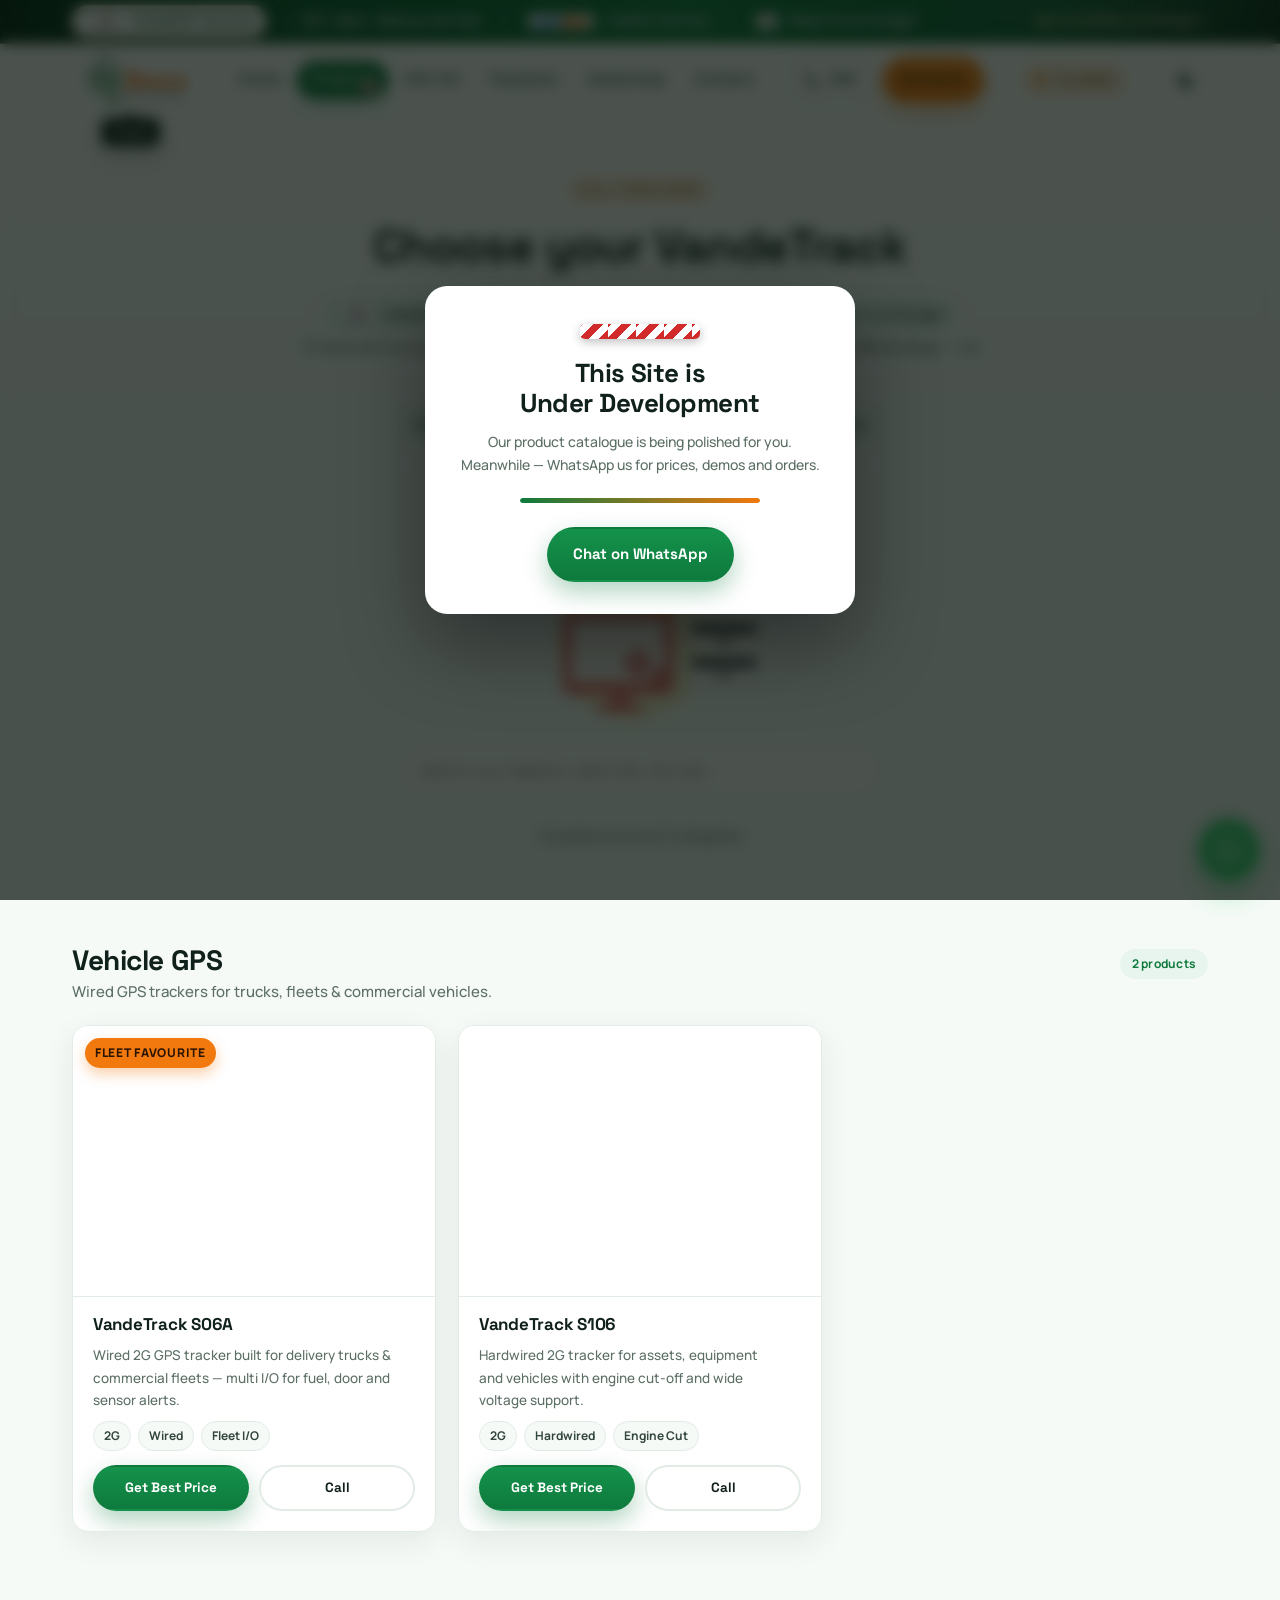
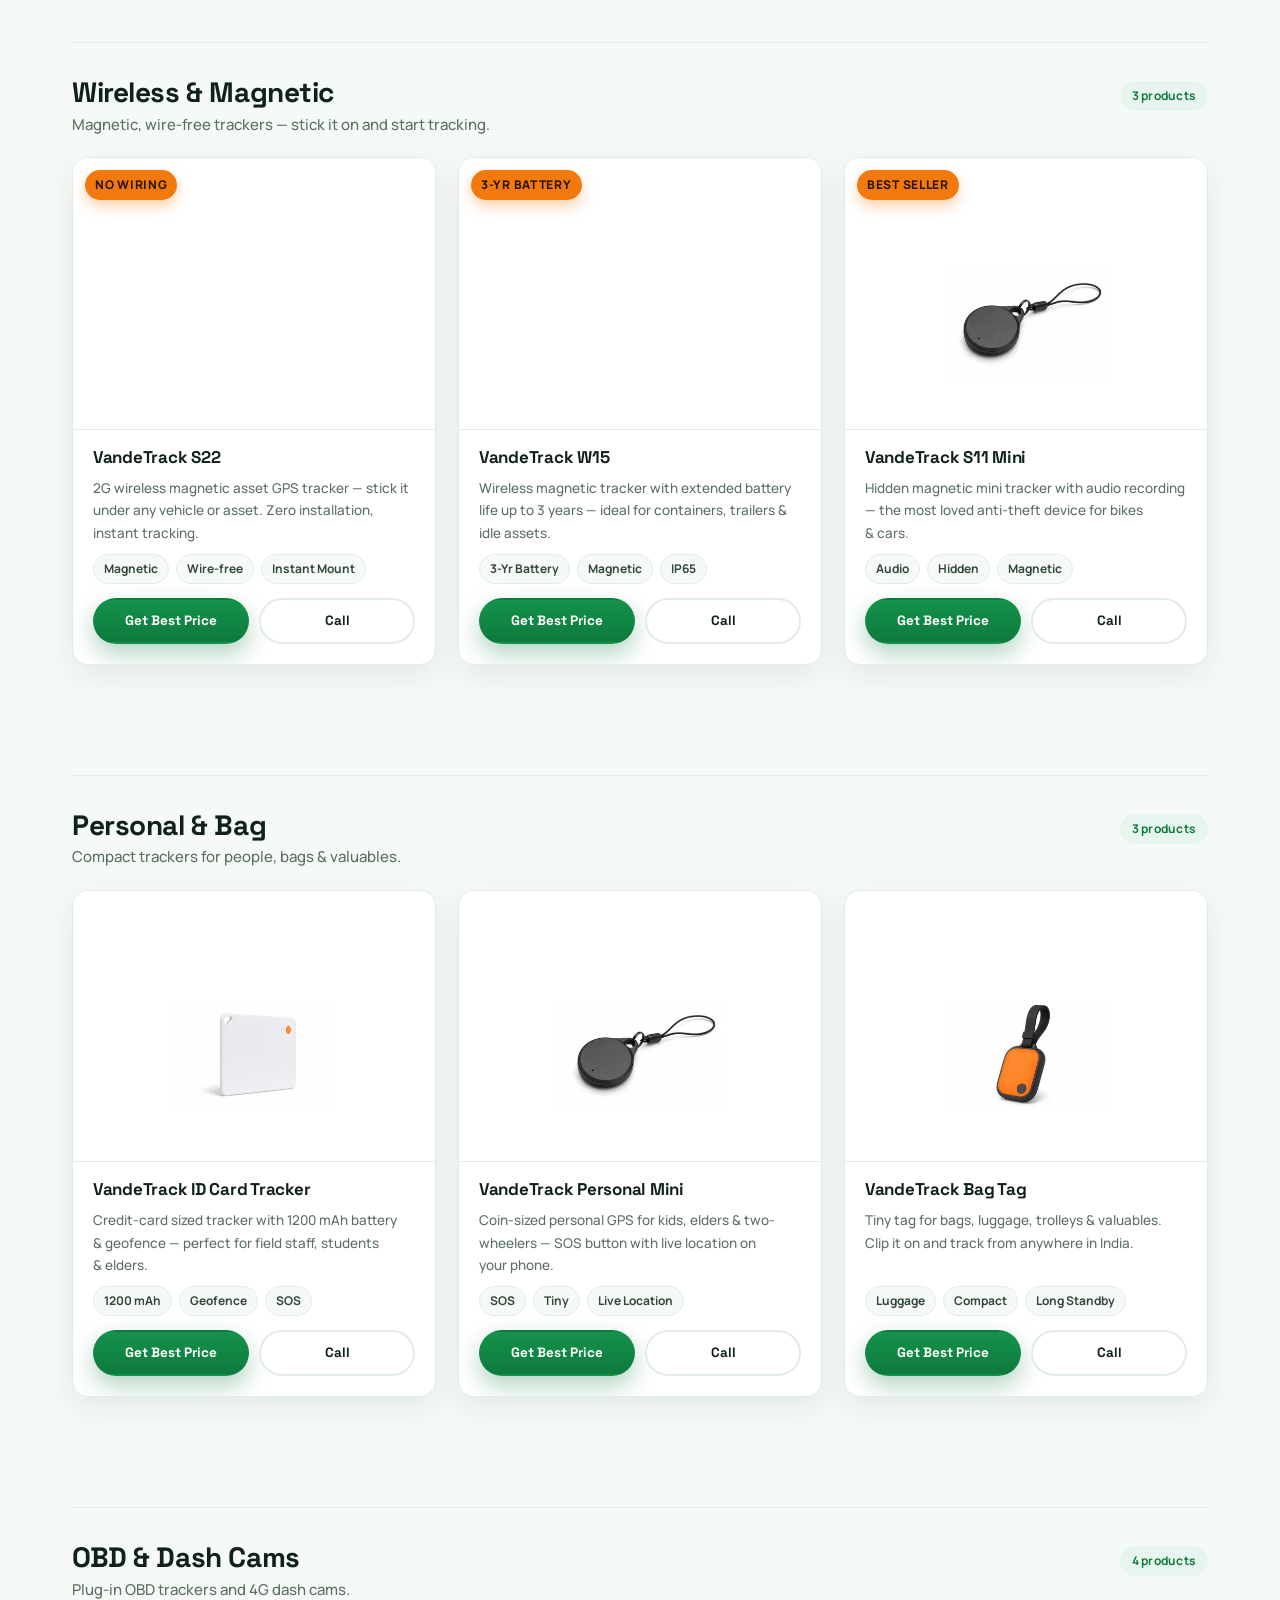
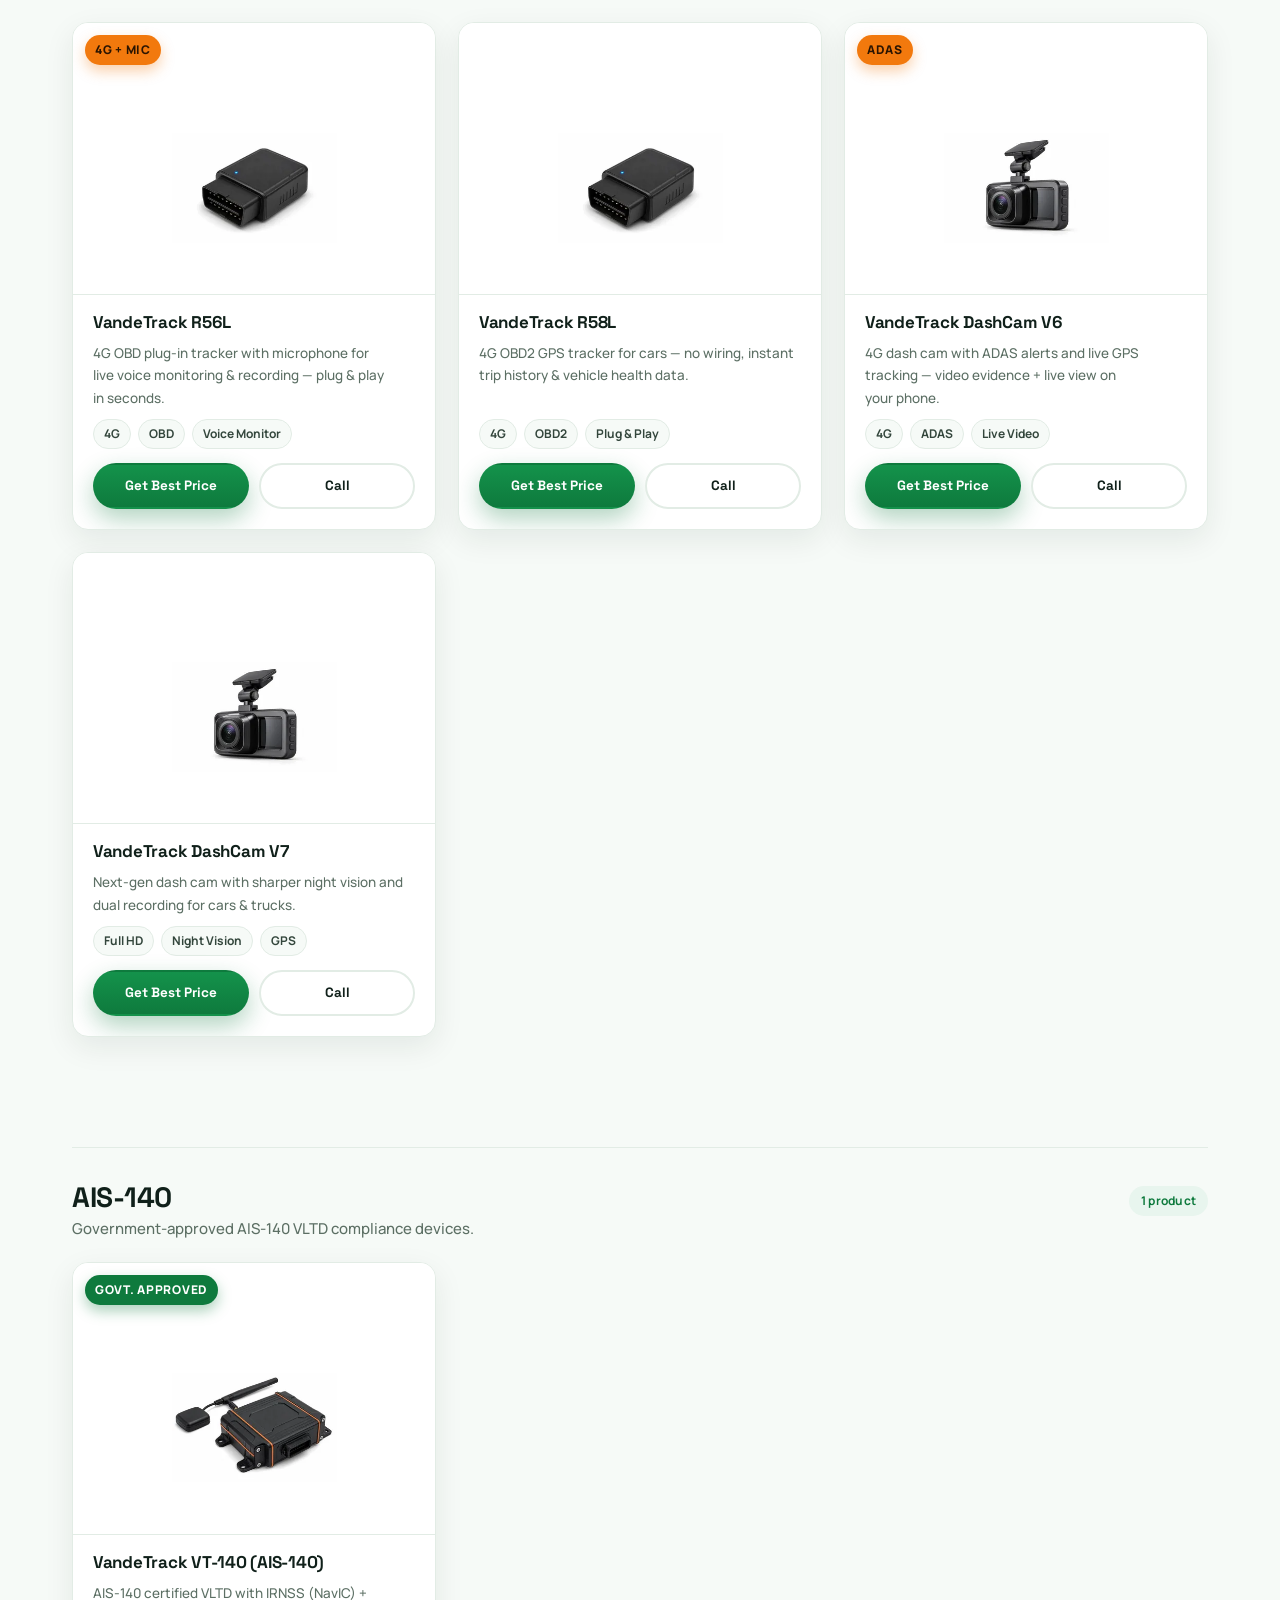
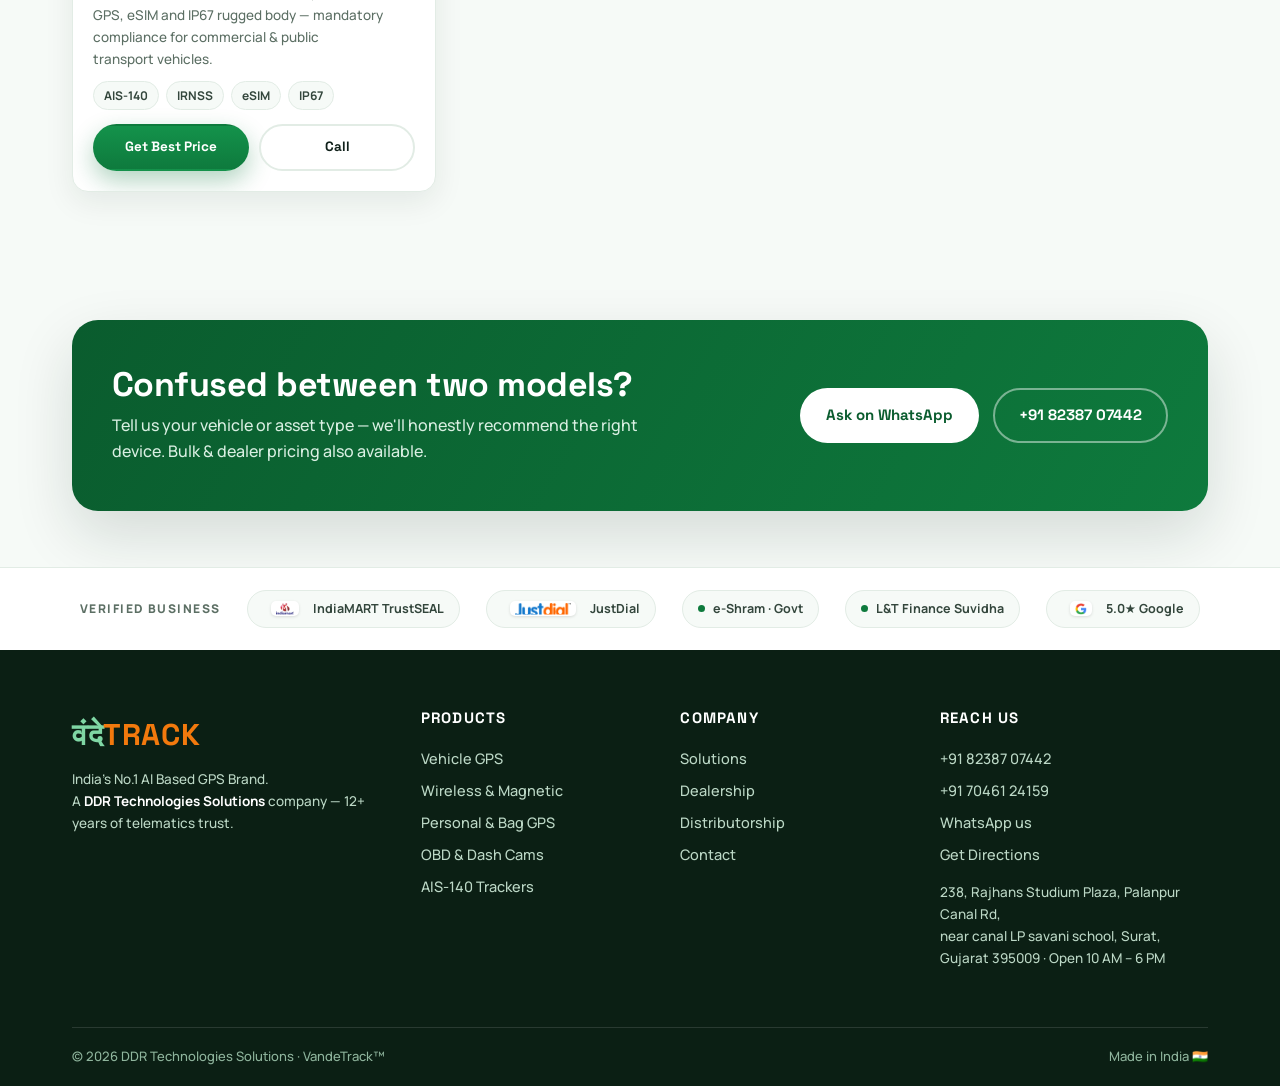
<file: products.html>
<!doctype html>
<html lang="en">
<head>
<meta charset="utf-8">
<meta name="viewport" content="width=device-width, initial-scale=1">
  <link rel="canonical" href="https://vandetrack.com/products">
<script>document.documentElement.classList.add("js");(function(){try{var t=localStorage.getItem("vt-theme")||(matchMedia("(prefers-color-scheme: dark)").matches?"dark":"light");document.documentElement.setAttribute("data-theme",t);}catch(e){document.documentElement.setAttribute("data-theme","light");}})();</script>
<title>Products — VandeTrack | GPS Trackers, AIS-140, Dash Cams</title>
<meta name="description" content="Full VandeTrack catalogue: vehicle GPS, wireless & magnetic trackers, personal & bag GPS, OBD dash cams and AIS-140 VLTD. Best price on WhatsApp.">
<meta property="og:image" content="https://vandetrack.com/assets/img/og-image.png">
<meta property="og:url" content="https://vandetrack.com/products">
<meta property="og:title" content="Products — VandeTrack | GPS Trackers, AIS-140, Dash Cams">
<meta property="og:description" content="Full VandeTrack catalogue: vehicle GPS, wireless & magnetic trackers, personal & bag GPS, OBD dash cams and AIS-140 VLTD. Best price on WhatsApp.">
  <meta property="og:type" content="website">
  <meta name="twitter:card" content="summary_large_image">
  <link rel="icon" type="image/svg+xml" href="assets/favicon.svg">
  <link rel="manifest" href="site.webmanifest">
  <meta name="theme-color" content="#e06020">
<link rel="preload" href="assets/fonts/spacegrotesk-latin.woff2" as="font" type="font/woff2" crossorigin>
<link rel="preload" href="assets/fonts/manrope-latin.woff2" as="font" type="font/woff2" crossorigin>
<link rel="stylesheet" href="assets/generated/main.32fda576698e.css" data-build-source="assets/css/main.css">
<script type="application/ld+json">
{"@context":"https://schema.org","@type":"Organization","name":"VandeTrack","slogan":"India's No.1 AI Based GPS Brand","telephone":"+91 82387 07442","areaServed":"IN","contactPoint":[{"@type":"ContactPoint","telephone":"+91 82387 07442","contactType":"sales"},{"@type":"ContactPoint","telephone":"+91 70461 24159","contactType":"sales"}],"address":{"@type":"PostalAddress","streetAddress":"238, Rajhans Studium Plaza, Palanpur Canal Rd, near canal LP savani school","addressLocality":"Surat","addressRegion":"Gujarat","postalCode":"395009","addressCountry":"IN"},"hasMap":"https://maps.app.goo.gl/h5abqwrFxsvoFBGP6","parentOrganization":{"@type":"Organization","name":"DDR Technologies Solutions"}}
</script>
</head>
<body>
<div id="devOverlay" class="dev-overlay" role="dialog" aria-label="Site under development">
  <div class="dev-card">
    <div class="dev-barricade" aria-hidden="true"></div>
    <h2>This Site is Under Development</h2>
    <p>Our product catalogue is being polished for you.<br>Meanwhile — WhatsApp us for prices, demos and orders.</p>
    <div class="dev-progress" aria-hidden="true"><i></i></div>
    <a class="btn btn-green" href="https://wa.me/918238707442?text=Hi%20VandeTrack!%20Please%20share%20product%20details%20and%20pricing." target="_blank" rel="noopener">Chat on WhatsApp</a>
  </div>
</div>
<a class="skip-link" href="#main">Skip to content</a>
<div class="page-progress" id="pageProgress" aria-hidden="true"></div>

<div class="top-trust">
  <div class="container">
    <a class="tt-pill gold" href="https://www.indiamart.com/ddr-electric-consultant/" target="_blank" rel="noopener">
      <picture class="vt-media"><source type="image/webp" srcset="assets/generated/logo-indiamart-96.fc6fbabf73ec.webp 96w, assets/generated/logo-indiamart-192.663f0d55f699.webp 192w, assets/generated/logo-indiamart-320.2b7434f16775.webp 320w" sizes="19px"><img class="tlogo" src="assets/img/logo-indiamart.png" alt="IndiaMART" loading="lazy" width="1075" height="691" decoding="async"></picture>
      IndiaMART Verified
    </a>
    <span class="tt-pill tt-hide-s"><span class="tt-check">&#10003;</span> GST &middot; Bank &middot; Address Verified</span>
    <span class="tt-dot-sep tt-hide-s"></span>
    <a class="tt-pill" href="https://jsdl.in/RSL-YBH1792233332" target="_blank" rel="noopener"><picture class="vt-media"><source type="image/webp" srcset="assets/generated/logo-justdial-241.58c488ab593e.webp 241w" sizes="56px"><img class="tlogo" src="assets/img/logo-justdial.png" alt="JustDial" loading="lazy" width="241" height="52" decoding="async"></picture> JustDial Verified</a>
    <span class="tt-dot-sep tt-hide-s"></span>
    <a class="tt-pill" href="https://maps.app.goo.gl/h5abqwrFxsvoFBGP6" target="_blank" rel="noopener"><picture class="vt-media"><source type="image/webp" srcset="assets/generated/logo-google-g-64.96b6c70feb06.webp 64w, assets/generated/logo-google-g-128.f98ffc818cda.webp 128w, assets/generated/logo-google-g-256.89038f8f02e1.webp 256w" sizes="12px"><img class="tlogo" src="assets/img/logo-google-g.png" alt="Google" loading="lazy" width="256" height="256" decoding="async"></picture> Rated 5.0 on Google</a>
    <a class="tt-cta" href="index.html#trust">See TrustSEAL certificate &rarr;</a>
  </div>
</div>
<header class="site-header">
  <div class="container header-row">
    <a class="brand" href="index.html" aria-label="VandeTrack — home">
        <span class="brand-hint" aria-hidden="true">Home</span>
      <picture class="vt-media"><source type="image/webp" srcset="assets/generated/logo-128.0cabbb47fb11.webp 128w, assets/generated/logo-256.830bc9236de6.webp 256w, assets/generated/logo-384.02246c2352b9.webp 384w" sizes="107px"><img class="brand-logo" src="assets/img/logo.png" alt="VandeTrack — India's No.1 AI Based GPS Brand" width="715" height="349" decoding="async" data-logo-light-srcset="assets/generated/logo-128.0cabbb47fb11.webp 128w, assets/generated/logo-256.830bc9236de6.webp 256w, assets/generated/logo-384.02246c2352b9.webp 384w" data-logo-dark-srcset="assets/generated/logo-dark-128.7a1529db13dc.webp 128w, assets/generated/logo-dark-256.50a7842fcc1e.webp 256w, assets/generated/logo-dark-384.c12b71ca05ec.webp 384w"></picture>
    </a>
    <nav class="main-nav" id="mainNav" aria-label="Main navigation">
      <span class="nav-pill" aria-hidden="true"></span>
      <a href="index.html">Home</a>
      <a href="products.html" class="active"><span class="nav-name">Products<span class="barricade-mini" aria-hidden="true"></span></span></a>
      <a href="ais-140.html">AIS-140</a>
      <a href="solutions.html">Solutions</a>
      <a href="dealership.html">Dealership</a>
      <a href="contact.html">Contact</a>
      <div class="nav-cta">
        <a class="btn btn-ghost btn-sm" href="tel:+918238707442">
          <svg class="wa-ico" viewBox="0 0 24 24"><path d="M6.6 10.8a15 15 0 0 0 6.6 6.6l2.2-2.2c.3-.3.7-.4 1.1-.2 1.2.4 2.5.6 3.8.6.6 0 1 .4 1 1V20c0 .6-.4 1-1 1C10.6 21 3 13.4 3 4c0-.6.4-1 1-1h3.5c.6 0 1 .4 1 1 0 1.3.2 2.6.6 3.8.1.4 0 .8-.2 1.1z"/></svg>
          Call
        </a>
        <a class="btn btn-orange btn-sm" href="contact.html">Get Quote</a>
      </div>
    </nav>
    <a class="htrust" href="https://www.indiamart.com/ddr-electric-consultant/" target="_blank" rel="noopener" title="IndiaMART TrustSEAL — verified business">
      <svg viewBox="0 0 24 24"><path d="M12 2l8 3v6c0 5.2-3.4 9.4-8 11-4.6-1.6-8-5.8-8-11V5z"/><path d="M10.6 14.2l-2.5-2.5-1.4 1.4 3.9 3.9 6-6-1.4-1.4z"/></svg>
      <span class="ht-label">TrustSEAL</span>
    </a>
    <button class="theme-toggle" id="themeToggle" aria-label="Toggle dark mode" title="Dark / light mode" aria-pressed="false"><svg class="moon" viewBox="0 0 24 24" fill="currentColor" aria-hidden="true"><path d="M21 12.79A9 9 0 1 1 11.21 3a7 7 0 0 0 9.79 9.79z"/></svg><svg class="sun" viewBox="0 0 24 24" fill="none" stroke="currentColor" stroke-width="2" stroke-linecap="round" aria-hidden="true"><circle cx="12" cy="12" r="4" fill="currentColor" stroke="none"/><path d="M12 2v2.5M12 19.5V22M22 12h-2.5M4.5 12H2M19.1 4.9l-1.8 1.8M6.7 17.3l-1.8 1.8M19.1 19.1l-1.8-1.8M6.7 6.7 4.9 4.9"/></svg></button>
    <button class="nav-toggle" aria-expanded="false" aria-controls="mainNav" aria-label="Open menu">
      <svg width="20" height="20" viewBox="0 0 24 24" fill="currentColor"><path d="M3 6h18v2H3zM3 11h18v2H3zM3 16h18v2H3z"/></svg>
    </button>
  </div>
</header>

<main id="main">

<div class="page-hero">
  <div class="container">
    <span class="eyebrow">Full Catalogue</span>
    <h1>Choose your VandeTrack</h1>
    <div class="trust-row">
      <a class="chip chip-gold" href="https://www.indiamart.com/ddr-electric-consultant/" target="_blank" rel="noopener" style="text-decoration:none"><picture class="vt-media"><source type="image/webp" srcset="assets/generated/logo-indiamart-96.fc6fbabf73ec.webp 96w, assets/generated/logo-indiamart-192.663f0d55f699.webp 192w, assets/generated/logo-indiamart-320.2b7434f16775.webp 320w" sizes="19px"><img class="tlogo" src="assets/img/logo-indiamart.png" alt="IndiaMART" loading="lazy" width="1075" height="691" decoding="async"></picture> IndiaMART Verified</a>
      <span class="chip">GST &middot; Bank &middot; Address Verified</span>
      <a class="chip" href="https://maps.app.goo.gl/h5abqwrFxsvoFBGP6" target="_blank" rel="noopener" style="text-decoration:none"><picture class="vt-media"><source type="image/webp" srcset="assets/generated/logo-google-g-64.96b6c70feb06.webp 64w, assets/generated/logo-google-g-128.f98ffc818cda.webp 128w, assets/generated/logo-google-g-256.89038f8f02e1.webp 256w" sizes="12px"><img class="tlogo" src="assets/img/logo-google-g.png" alt="Google" loading="lazy" width="256" height="256" decoding="async"></picture> Rated 5.0 &#9733; on Google</a>
    </div>
    <p>13 devices across 5 categories. Best price for every product directly on WhatsApp —
      no fake discounts, no hidden costs.</p>
    <div class="meta-row">
      <span class="chip">Free guidance on call</span>
      <span class="chip">Pan-India dispatch</span>
      <span class="chip">Installation support</span>
    </div>
  </div>
</div>

<section class="tight" style="padding-top:26px">
  <div class="container">
<div class="build-anim" aria-hidden="true">
      <svg viewBox="0 0 280 190" xmlns="http://www.w3.org/2000/svg">
        <circle cx="132" cy="98" r="76" fill="#f7e9a8" opacity="0.5"/>
        <g>
          <rect x="44" y="14" width="128" height="9" rx="2" fill="#e8b923"/>
          <path d="M52 23 L64 34 L76 23 L88 34 L100 23 L112 34 L124 23 L136 34 L148 23 L160 34" stroke="#d9a400" stroke-width="3" fill="none"/>
          <rect x="158" y="14" width="10" height="52" fill="#e8b923"/>
          <rect x="152" y="8" width="22" height="10" rx="2" fill="#d9a400"/>
          <rect x="98" y="18" width="12" height="7" rx="2" fill="#c99a10"/>
        </g>
        <g class="bld-swing">
          <line x1="104" y1="22" x2="104" y2="42" stroke="#b9b9b9" stroke-width="2.5"/>
          <rect x="80" y="42" width="50" height="25" rx="3" fill="#ffffff" stroke="#c9c9c9" stroke-width="1.2"/>
          <rect x="80" y="42" width="50" height="8" rx="3" fill="#e8e8e8"/>
          <text x="105" y="61" text-anchor="middle" font-family="monospace" font-size="10" font-weight="700" fill="#2b2b2b">HTML</text>
        </g>
        <rect x="62" y="64" width="112" height="84" rx="9" fill="#ef7d7d"/>
        <rect x="72" y="74" width="92" height="60" rx="4" fill="#fdf6f2"/>
        <rect x="110" y="148" width="20" height="10" fill="#ef7d7d"/>
        <rect x="96" y="158" width="48" height="7" rx="3.5" fill="#e26a6a"/>
        <g class="bld-gear-a">
          <circle cx="138" cy="116" r="11" fill="#e26a6a"/>
          <rect x="135" y="101" width="6" height="6" fill="#e26a6a"/>
          <rect x="135" y="125" width="6" height="6" fill="#e26a6a"/>
          <rect x="123" y="113" width="6" height="6" fill="#e26a6a"/>
          <rect x="147" y="113" width="6" height="6" fill="#e26a6a"/>
          <circle cx="138" cy="116" r="4" fill="#fdf6f2"/>
        </g>
        <g class="bld-gear-b">
          <circle cx="160" cy="131" r="8" fill="#d95757"/>
          <rect x="157.5" y="119.5" width="5" height="5" fill="#d95757"/>
          <rect x="157.5" y="138" width="5" height="5" fill="#d95757"/>
          <rect x="148.5" y="128.5" width="5" height="5" fill="#d95757"/>
          <rect x="166.5" y="128.5" width="5" height="5" fill="#d95757"/>
          <circle cx="160" cy="131" r="3" fill="#fdf6f2"/>
        </g>
        <g class="bld-float">
          <rect x="192" y="44" width="64" height="26" rx="3" fill="#ffffff" stroke="#c9c9c9" stroke-width="1.2"/>
          <rect x="192" y="44" width="64" height="8" rx="3" fill="#2b2b2b"/>
          <text x="224" y="64" text-anchor="middle" font-family="monospace" font-size="11" font-weight="700" fill="#2b2b2b">&lt;/&gt;</text>
        </g>
        <g class="bld-float bld-float-2">
          <rect x="192" y="78" width="64" height="26" rx="3" fill="#ffffff" stroke="#c9c9c9" stroke-width="1.2"/>
          <rect x="192" y="78" width="64" height="8" rx="3" fill="#2b2b2b"/>
          <text x="224" y="98" text-anchor="middle" font-family="monospace" font-size="10" font-weight="700" fill="#2b2b2b">CSS</text>
        </g>
        <g class="bld-float bld-float-3">
          <rect x="192" y="112" width="64" height="26" rx="3" fill="#ffffff" stroke="#c9c9c9" stroke-width="1.2"/>
          <rect x="192" y="112" width="64" height="8" rx="3" fill="#2b2b2b"/>
          <text x="224" y="132" text-anchor="middle" font-family="monospace" font-size="9" font-weight="700" fill="#2b2b2b">HTML</text>
        </g>
      </svg>
    </div>
    <div class="search-box">
      <input id="productSearch" type="search" placeholder="Search: e.g. magnetic, dash cam, AIS, fuel…" aria-label="Search products">
    </div>
    <p id="productCount" class="center sub-note"></p>
    <div id="productGrid"></div>

    <div class="cta-band" style="margin-top:52px">
      <div>
        <h2>Confused between two models?</h2>
        <p>Tell us your vehicle or asset type — we'll honestly recommend the right device.
          Bulk &amp; dealer pricing also available.</p>
      </div>
      <div style="display:flex;gap:14px;flex-wrap:wrap">
        <a class="btn btn-light" href="https://wa.me/918238707442?text=Hi%20VandeTrack!%20Help%20me%20choose%20the%20right%20tracker." target="_blank" rel="noopener">Ask on WhatsApp</a>
        <a class="btn btn-outline-light" href="tel:+918238707442">+91 82387 07442</a>
      </div>
    </div>
  </div>
</section>

</main>

<div class="trust-strip">
  <div class="container">
    <span class="ts-label">Verified Business</span>
    <a class="ts-pill" href="https://www.indiamart.com/ddr-electric-consultant/" target="_blank" rel="noopener"><picture class="vt-media"><source type="image/webp" srcset="assets/generated/logo-indiamart-96.fc6fbabf73ec.webp 96w, assets/generated/logo-indiamart-192.663f0d55f699.webp 192w, assets/generated/logo-indiamart-320.2b7434f16775.webp 320w" sizes="19px"><img class="tlogo" src="assets/img/logo-indiamart.png" alt="IndiaMART" loading="lazy" width="1075" height="691" decoding="async"></picture> IndiaMART TrustSEAL</a>
    <a class="ts-pill" href="https://jsdl.in/RSL-YBH1792233332" target="_blank" rel="noopener"><picture class="vt-media"><source type="image/webp" srcset="assets/generated/logo-justdial-241.58c488ab593e.webp 241w" sizes="56px"><img class="tlogo" src="assets/img/logo-justdial.png" alt="JustDial" loading="lazy" width="241" height="52" decoding="async"></picture> JustDial</a>
    <a class="ts-pill" href="https://wa.me/918238707442?text=Hi%20VandeTrack!%20Please%20share%20your%20business%20verification%20certificates." target="_blank" rel="noopener"><span class="tick-mini"></span> e-Shram · Govt</a>
    <a class="ts-pill" href="https://wa.me/918238707442?text=Hi%20VandeTrack!%20Please%20share%20your%20business%20verification%20certificates." target="_blank" rel="noopener"><span class="tick-mini"></span> L&amp;T Finance Suvidha</a>
    <a class="ts-pill" href="https://maps.app.goo.gl/h5abqwrFxsvoFBGP6" target="_blank" rel="noopener"><picture class="vt-media"><source type="image/webp" srcset="assets/generated/logo-google-g-64.96b6c70feb06.webp 64w, assets/generated/logo-google-g-128.f98ffc818cda.webp 128w, assets/generated/logo-google-g-256.89038f8f02e1.webp 256w" sizes="12px"><img class="tlogo" src="assets/img/logo-google-g.png" alt="Google" loading="lazy" width="256" height="256" decoding="async"></picture> 5.0★ Google</a>
  </div>
</div>

<footer class="site-footer">
  <div class="container">
    <div class="footer-grid">
      <div>
        <div class="wt"><span class="g">वंदे</span><span class="o">TRACK</span></div>
        <p class="footer-tag">India's No.1 AI Based GPS Brand.<br>A <b style="color:#fff">DDR Technologies Solutions</b> company — 12+ years of telematics trust.</p>
      </div>
      <div>
        <h2>Products</h2>
        <a href="products.html">Vehicle GPS</a>
        <a href="products.html">Wireless &amp; Magnetic</a>
        <a href="products.html">Personal &amp; Bag GPS</a>
        <a href="products.html">OBD &amp; Dash Cams</a>
        <a href="ais-140.html">AIS-140 Trackers</a>
      </div>
      <div>
        <h2>Company</h2>
        <a href="solutions.html">Solutions</a>
        <a href="dealership.html">Dealership</a>
        <a href="dealership.html">Distributorship</a>
        <a href="contact.html">Contact</a>
      </div>
      <div>
        <h2>Reach Us</h2>
        <a href="tel:+918238707442">+91 82387 07442</a>
        <a href="tel:+917046124159">+91 70461 24159</a>
        <a href="https://wa.me/918238707442" target="_blank" rel="noopener">WhatsApp us</a>
        <a href="https://maps.app.goo.gl/h5abqwrFxsvoFBGP6" target="_blank" rel="noopener">Get Directions</a>
        <p class="foot-addr">238, Rajhans Studium Plaza, Palanpur Canal Rd,<br>near canal LP savani school, Surat, Gujarat 395009 · Open 10 AM – 6 PM</p>
      </div>
    </div>
    <div class="footer-bottom">
      <span>© <span data-year>2026</span> DDR Technologies Solutions · VandeTrack™</span>
      <span>Made in India 🇮🇳</span>
    </div>
  </div>
</footer>

<a class="wa-float" href="https://wa.me/918238707442?text=Hi%20VandeTrack!%20I%20need%20help%20choosing%20a%20GPS%20solution." target="_blank" rel="noopener" aria-label="Chat on WhatsApp">
  <svg viewBox="0 0 24 24"><path d="M17.472 14.382c-.297-.149-1.758-.867-2.03-.967-.273-.099-.471-.148-.67.15-.197.297-.767.966-.94 1.164-.173.199-.347.223-.644.075-.297-.15-1.255-.463-2.39-1.475-.883-.788-1.48-1.761-1.653-2.059-.173-.297-.018-.458.13-.606.134-.133.298-.347.446-.52.149-.174.198-.298.298-.497.099-.198.05-.371-.025-.52-.075-.149-.669-1.612-.916-2.207-.242-.579-.487-.5-.669-.51-.173-.008-.371-.01-.57-.01-.198 0-.52.074-.792.372-.272.297-1.04 1.016-1.04 2.479 0 1.462 1.065 2.875 1.213 3.074.149.198 2.096 3.2 5.077 4.487.709.306 1.262.489 1.694.625.712.227 1.36.195 1.871.118.571-.085 1.758-.719 2.006-1.413.248-.694.248-1.289.173-1.413-.074-.124-.272-.198-.57-.347m-5.421 7.403h-.004a9.87 9.87 0 0 1-5.031-1.378l-.361-.214-3.741.982.998-3.648-.235-.374a9.86 9.86 0 0 1-1.51-5.26c.001-5.45 4.436-9.884 9.888-9.884 2.64 0 5.122 1.03 6.988 2.898a9.825 9.825 0 0 1 2.893 6.994c-.003 5.45-4.437 9.884-9.885 9.884m8.413-18.297A11.815 11.815 0 0 0 12.05 0C5.495 0 .16 5.335.157 11.892c0 2.096.547 4.142 1.588 5.945L.057 24l6.305-1.654a11.882 11.882 0 0 0 5.683 1.448h.005c6.554 0 11.89-5.335 11.893-11.893a11.821 11.821 0 0 0-3.48-8.413Z"/></svg>
</a>

<script src="assets/generated/main.b50f9dac443b.js" data-build-source="assets/js/main.js" defer=""></script>
<script src="assets/generated/products.deef614c94ed.js" data-build-source="assets/js/products.js" defer=""></script>
</body>
</html>
</file>
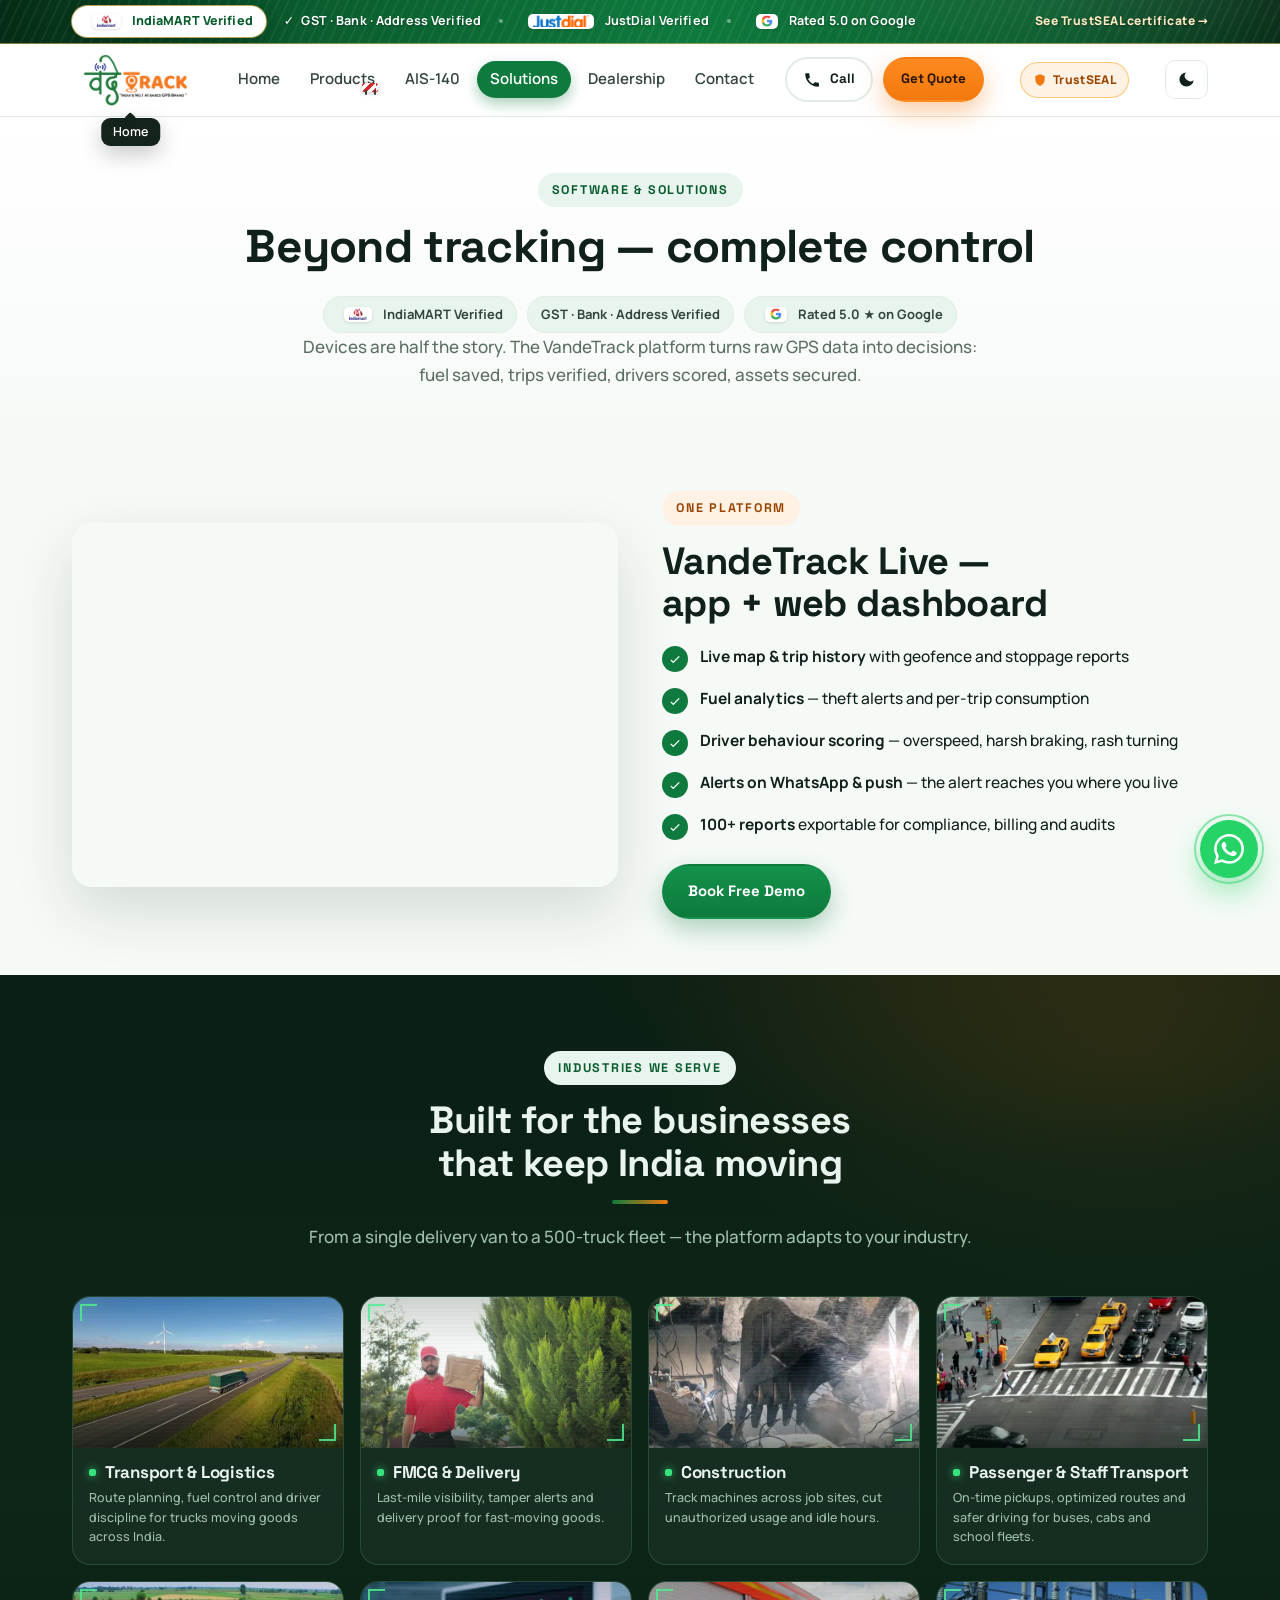
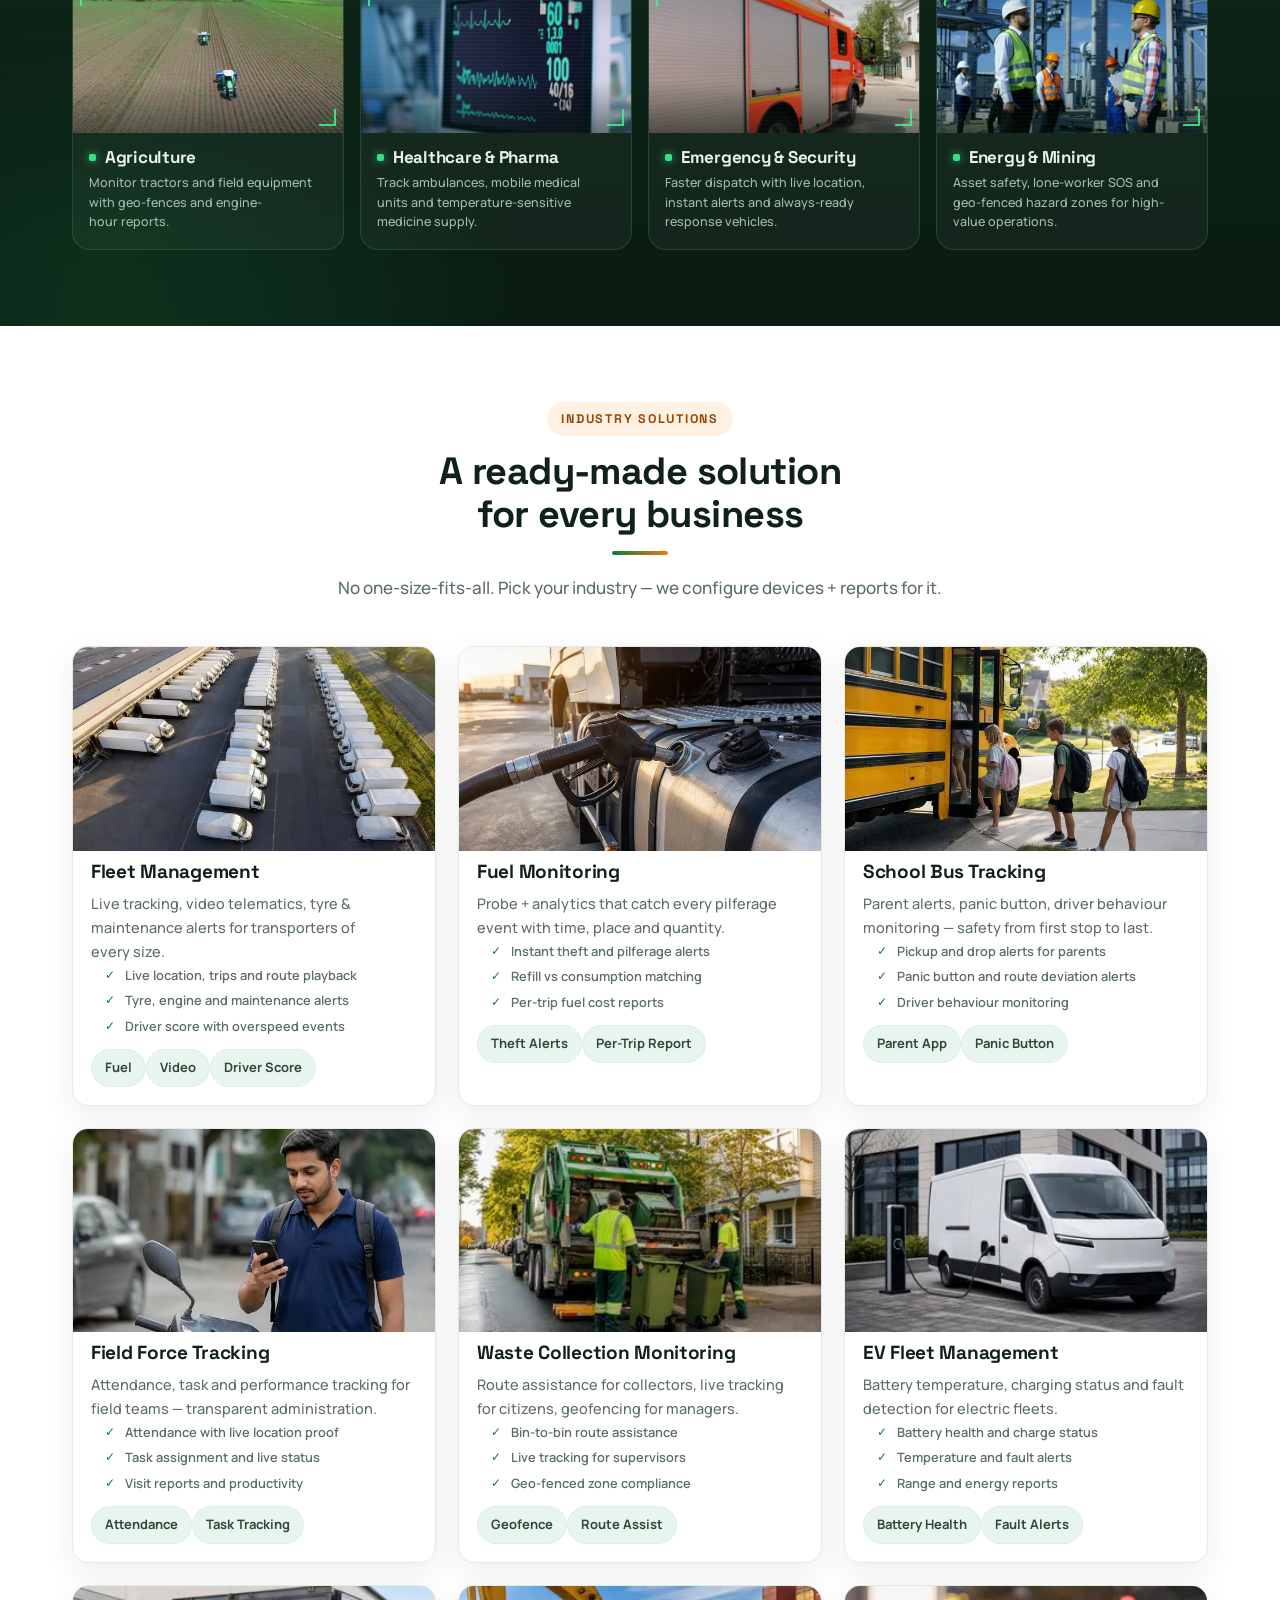
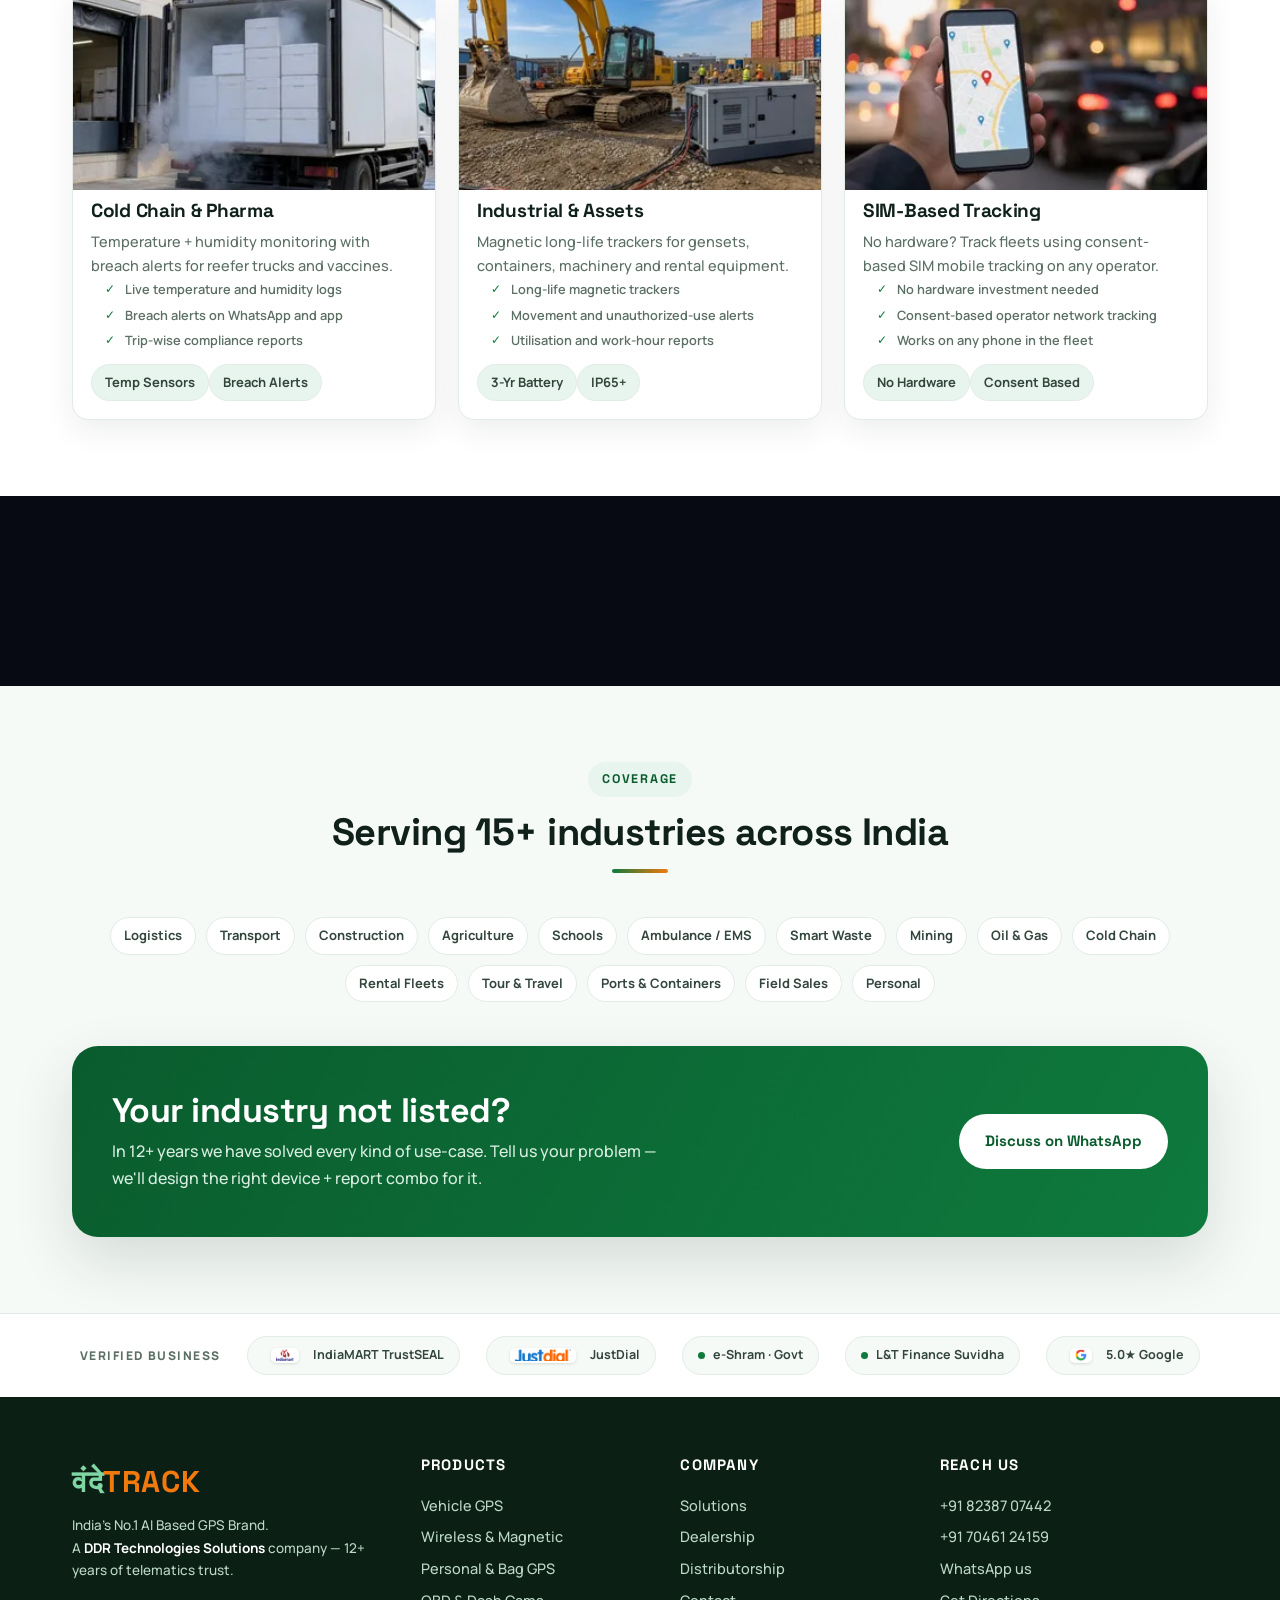
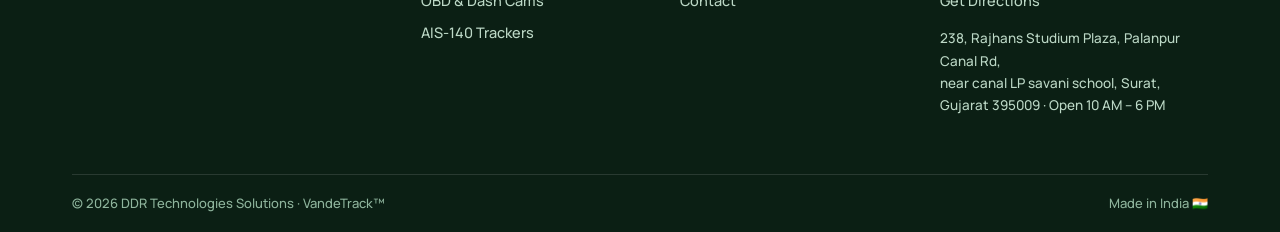
<file: solutions.html>
<!doctype html>
<html lang="en">
<head>
<meta charset="utf-8">
<meta name="viewport" content="width=device-width, initial-scale=1">
  <link rel="canonical" href="https://vandetrack.com/solutions">
<script>document.documentElement.classList.add("js");(function(){try{var t=localStorage.getItem("vt-theme")||(matchMedia("(prefers-color-scheme: dark)").matches?"dark":"light");document.documentElement.setAttribute("data-theme",t);}catch(e){document.documentElement.setAttribute("data-theme","light");}})();</script>
<title>Solutions — VandeTrack | Fleet, Fuel, School Bus, Industrial</title>
<meta name="description" content="Fleet management, fuel monitoring, school bus tracking, field force, EV & cold chain solutions by VandeTrack — built on 12+ years of telematics experience.">
<meta property="og:image" content="https://vandetrack.com/assets/img/og-image.png">
<meta property="og:url" content="https://vandetrack.com/solutions">
<meta property="og:title" content="Solutions — VandeTrack | Fleet, Fuel, School Bus, Industrial">
<meta property="og:description" content="Fleet management, fuel monitoring, school bus tracking, field force, EV & cold chain solutions by VandeTrack — built on 12+ years of telematics experience.">
  <meta property="og:type" content="website">
  <meta name="twitter:card" content="summary_large_image">
  <link rel="icon" type="image/svg+xml" href="assets/favicon.svg">
  <link rel="manifest" href="site.webmanifest">
  <meta name="theme-color" content="#e06020">
<link rel="preload" href="assets/fonts/spacegrotesk-latin.woff2" as="font" type="font/woff2" crossorigin>
<link rel="preload" href="assets/fonts/manrope-latin.woff2" as="font" type="font/woff2" crossorigin>
<link rel="stylesheet" href="assets/generated/main.32fda576698e.css" data-build-source="assets/css/main.css">
<script type="application/ld+json">
{"@context":"https://schema.org","@type":"Organization","name":"VandeTrack","slogan":"India's No.1 AI Based GPS Brand","telephone":"+91 82387 07442","areaServed":"IN","contactPoint":[{"@type":"ContactPoint","telephone":"+91 82387 07442","contactType":"sales"},{"@type":"ContactPoint","telephone":"+91 70461 24159","contactType":"sales"}],"address":{"@type":"PostalAddress","streetAddress":"238, Rajhans Studium Plaza, Palanpur Canal Rd, near canal LP savani school","addressLocality":"Surat","addressRegion":"Gujarat","postalCode":"395009","addressCountry":"IN"},"hasMap":"https://maps.app.goo.gl/h5abqwrFxsvoFBGP6","parentOrganization":{"@type":"Organization","name":"DDR Technologies Solutions"}}
</script>
</head>
<body>
<a class="skip-link" href="#main">Skip to content</a>
<div class="page-progress" id="pageProgress" aria-hidden="true"></div>

<div class="top-trust">
  <div class="container">
    <a class="tt-pill gold" href="https://www.indiamart.com/ddr-electric-consultant/" target="_blank" rel="noopener">
      <picture class="vt-media"><source type="image/webp" srcset="assets/generated/logo-indiamart-96.fc6fbabf73ec.webp 96w, assets/generated/logo-indiamart-192.663f0d55f699.webp 192w, assets/generated/logo-indiamart-320.2b7434f16775.webp 320w" sizes="19px"><img class="tlogo" src="assets/img/logo-indiamart.png" alt="IndiaMART" loading="lazy" width="1075" height="691" decoding="async"></picture>
      IndiaMART Verified
    </a>
    <span class="tt-pill tt-hide-s"><span class="tt-check">&#10003;</span> GST &middot; Bank &middot; Address Verified</span>
    <span class="tt-dot-sep tt-hide-s"></span>
    <a class="tt-pill" href="https://jsdl.in/RSL-YBH1792233332" target="_blank" rel="noopener"><picture class="vt-media"><source type="image/webp" srcset="assets/generated/logo-justdial-241.58c488ab593e.webp 241w" sizes="56px"><img class="tlogo" src="assets/img/logo-justdial.png" alt="JustDial" loading="lazy" width="241" height="52" decoding="async"></picture> JustDial Verified</a>
    <span class="tt-dot-sep tt-hide-s"></span>
    <a class="tt-pill" href="https://maps.app.goo.gl/h5abqwrFxsvoFBGP6" target="_blank" rel="noopener"><picture class="vt-media"><source type="image/webp" srcset="assets/generated/logo-google-g-64.96b6c70feb06.webp 64w, assets/generated/logo-google-g-128.f98ffc818cda.webp 128w, assets/generated/logo-google-g-256.89038f8f02e1.webp 256w" sizes="12px"><img class="tlogo" src="assets/img/logo-google-g.png" alt="Google" loading="lazy" width="256" height="256" decoding="async"></picture> Rated 5.0 on Google</a>
    <a class="tt-cta" href="index.html#trust">See TrustSEAL certificate &rarr;</a>
  </div>
</div>
<header class="site-header">
  <div class="container header-row">
    <a class="brand" href="index.html" aria-label="VandeTrack — home">
        <span class="brand-hint" aria-hidden="true">Home</span>
      <picture class="vt-media"><source type="image/webp" srcset="assets/generated/logo-128.0cabbb47fb11.webp 128w, assets/generated/logo-256.830bc9236de6.webp 256w, assets/generated/logo-384.02246c2352b9.webp 384w" sizes="107px"><img class="brand-logo" src="assets/img/logo.png" alt="VandeTrack — India's No.1 AI Based GPS Brand" width="715" height="349" decoding="async" data-logo-light-srcset="assets/generated/logo-128.0cabbb47fb11.webp 128w, assets/generated/logo-256.830bc9236de6.webp 256w, assets/generated/logo-384.02246c2352b9.webp 384w" data-logo-dark-srcset="assets/generated/logo-dark-128.7a1529db13dc.webp 128w, assets/generated/logo-dark-256.50a7842fcc1e.webp 256w, assets/generated/logo-dark-384.c12b71ca05ec.webp 384w"></picture>
    </a>
    <nav class="main-nav" id="mainNav" aria-label="Main navigation">
      <span class="nav-pill" aria-hidden="true"></span>
      <a href="index.html">Home</a>
      <a href="products.html"><span class="nav-name">Products<span class="barricade-mini" aria-hidden="true"></span></span></a>
      <a href="ais-140.html">AIS-140</a>
      <a href="solutions.html" class="active">Solutions</a>
      <a href="dealership.html">Dealership</a>
      <a href="contact.html">Contact</a>
      <div class="nav-cta">
        <a class="btn btn-ghost btn-sm" href="tel:+918238707442">
          <svg class="wa-ico" viewBox="0 0 24 24"><path d="M6.6 10.8a15 15 0 0 0 6.6 6.6l2.2-2.2c.3-.3.7-.4 1.1-.2 1.2.4 2.5.6 3.8.6.6 0 1 .4 1 1V20c0 .6-.4 1-1 1C10.6 21 3 13.4 3 4c0-.6.4-1 1-1h3.5c.6 0 1 .4 1 1 0 1.3.2 2.6.6 3.8.1.4 0 .8-.2 1.1z"/></svg>
          Call
        </a>
        <a class="btn btn-orange btn-sm" href="contact.html">Get Quote</a>
      </div>
    </nav>
    <a class="htrust" href="https://www.indiamart.com/ddr-electric-consultant/" target="_blank" rel="noopener" title="IndiaMART TrustSEAL — verified business">
      <svg viewBox="0 0 24 24"><path d="M12 2l8 3v6c0 5.2-3.4 9.4-8 11-4.6-1.6-8-5.8-8-11V5z"/><path d="M10.6 14.2l-2.5-2.5-1.4 1.4 3.9 3.9 6-6-1.4-1.4z"/></svg>
      <span class="ht-label">TrustSEAL</span>
    </a>
    <button class="theme-toggle" id="themeToggle" aria-label="Toggle dark mode" title="Dark / light mode" aria-pressed="false"><svg class="moon" viewBox="0 0 24 24" fill="currentColor" aria-hidden="true"><path d="M21 12.79A9 9 0 1 1 11.21 3a7 7 0 0 0 9.79 9.79z"/></svg><svg class="sun" viewBox="0 0 24 24" fill="none" stroke="currentColor" stroke-width="2" stroke-linecap="round" aria-hidden="true"><circle cx="12" cy="12" r="4" fill="currentColor" stroke="none"/><path d="M12 2v2.5M12 19.5V22M22 12h-2.5M4.5 12H2M19.1 4.9l-1.8 1.8M6.7 17.3l-1.8 1.8M19.1 19.1l-1.8-1.8M6.7 6.7 4.9 4.9"/></svg></button>
    <button class="nav-toggle" aria-expanded="false" aria-controls="mainNav" aria-label="Open menu">
      <svg width="20" height="20" viewBox="0 0 24 24" fill="currentColor"><path d="M3 6h18v2H3zM3 11h18v2H3zM3 16h18v2H3z"/></svg>
    </button>
  </div>
</header>

<main id="main">

<div class="page-hero">
  <div class="container">
    <span class="eyebrow green">Software &amp; Solutions</span>
    <h1>Beyond tracking — complete control</h1>
    <div class="trust-row">
      <a class="chip chip-gold" href="https://www.indiamart.com/ddr-electric-consultant/" target="_blank" rel="noopener" style="text-decoration:none"><picture class="vt-media"><source type="image/webp" srcset="assets/generated/logo-indiamart-96.fc6fbabf73ec.webp 96w, assets/generated/logo-indiamart-192.663f0d55f699.webp 192w, assets/generated/logo-indiamart-320.2b7434f16775.webp 320w" sizes="19px"><img class="tlogo" src="assets/img/logo-indiamart.png" alt="IndiaMART" loading="lazy" width="1075" height="691" decoding="async"></picture> IndiaMART Verified</a>
      <span class="chip">GST &middot; Bank &middot; Address Verified</span>
      <a class="chip" href="https://maps.app.goo.gl/h5abqwrFxsvoFBGP6" target="_blank" rel="noopener" style="text-decoration:none"><picture class="vt-media"><source type="image/webp" srcset="assets/generated/logo-google-g-64.96b6c70feb06.webp 64w, assets/generated/logo-google-g-128.f98ffc818cda.webp 128w, assets/generated/logo-google-g-256.89038f8f02e1.webp 256w" sizes="12px"><img class="tlogo" src="assets/img/logo-google-g.png" alt="Google" loading="lazy" width="256" height="256" decoding="async"></picture> Rated 5.0 &#9733; on Google</a>
    </div>
    <p>Devices are half the story. The VandeTrack platform turns raw GPS data into decisions:
      fuel saved, trips verified, drivers scored, assets secured.</p>
  </div>
</div>

<!-- Platform -->
<section class="tight">
  <div class="container why-grid">
    <div>
      <picture class="vt-media"><source type="image/webp" srcset="assets/generated/prod-dashboard-320.1b8a48b8a3be.webp 320w, assets/generated/prod-dashboard-640.f75309e41321.webp 640w, assets/generated/prod-dashboard-768.ac24ab3561e0.webp 768w, assets/generated/prod-dashboard-900.743c84f44da8.webp 900w" sizes="(max-width: 980px) calc(100vw - 48px), (min-width: 1600px) 660px, 580px"><img src="assets/img/prod-dashboard.jpg" alt="VandeTrack live fleet dashboard" style="border-radius:20px;box-shadow:var(--shadow-lg)" width="900" height="600" decoding="async"></picture>
    </div>
    <div>
      <span class="eyebrow">One Platform</span>
      <h2 class="h-band">VandeTrack Live — app + web dashboard</h2>
      <ul class="check-list" style="margin-top:18px">
        <li><span class="tick"><svg viewBox="0 0 24 24"><path d="M9 16.2l-3.5-3.5L4 14.2 9 19.2 20 8.2l-1.5-1.5z"/></svg></span><span><b>Live map &amp; trip history</b> with geofence and stoppage reports</span></li>
        <li><span class="tick"><svg viewBox="0 0 24 24"><path d="M9 16.2l-3.5-3.5L4 14.2 9 19.2 20 8.2l-1.5-1.5z"/></svg></span><span><b>Fuel analytics</b> — theft alerts and per-trip consumption</span></li>
        <li><span class="tick"><svg viewBox="0 0 24 24"><path d="M9 16.2l-3.5-3.5L4 14.2 9 19.2 20 8.2l-1.5-1.5z"/></svg></span><span><b>Driver behaviour scoring</b> — overspeed, harsh braking, rash turning</span></li>
        <li><span class="tick"><svg viewBox="0 0 24 24"><path d="M9 16.2l-3.5-3.5L4 14.2 9 19.2 20 8.2l-1.5-1.5z"/></svg></span><span><b>Alerts on WhatsApp &amp; push</b> — the alert reaches you where you live</span></li>
        <li><span class="tick"><svg viewBox="0 0 24 24"><path d="M9 16.2l-3.5-3.5L4 14.2 9 19.2 20 8.2l-1.5-1.5z"/></svg></span><span><b>100+ reports</b> exportable for compliance, billing and audits</span></li>
      </ul>
      <div style="display:flex;gap:14px;flex-wrap:wrap;margin-top:24px">
        <a class="btn btn-green" href="https://wa.me/918238707442?text=Hi%20VandeTrack!%20I%20want%20a%20live%20demo%20of%20the%20platform." target="_blank" rel="noopener">Book Free Demo</a>
      </div>
    </div>
  </div>
</section>

<!-- Industries We Serve — real video wall -->
<section class="vt-band" id="industries">
  <div class="container">
    <div class="section-head">
      <span class="eyebrow green">Industries We Serve</span>
      <h2>Built for the businesses that keep India moving</h2>
      <p>From a single delivery van to a 500-truck fleet — the platform adapts to your industry.</p>
    </div>
    <div class="vt-grid">
      <article class="vt-tile">
        <div class="vt-vid">
          <video muted loop playsinline preload="none" poster="assets/video/ind-transport.jpg"
            data-src="assets/video/ind-transport.mp4" aria-label="Cargo truck on a highway"></video>
          <span class="vt-corner" aria-hidden="true"></span>
        </div>
        <div class="vt-meta">
          <h3>Transport &amp; Logistics</h3>
          <p>Route planning, fuel control and driver discipline for trucks moving goods across India.</p>
        </div>
      </article>
      <article class="vt-tile">
        <div class="vt-vid">
          <video muted loop playsinline preload="none" poster="assets/video/ind-fmcg.jpg"
            data-src="assets/video/ind-fmcg.mp4" aria-label="Parcel delivery in progress"></video>
          <span class="vt-corner" aria-hidden="true"></span>
        </div>
        <div class="vt-meta">
          <h3>FMCG &amp; Delivery</h3>
          <p>Last-mile visibility, tamper alerts and delivery proof for fast-moving goods.</p>
        </div>
      </article>
      <article class="vt-tile">
        <div class="vt-vid">
          <video muted loop playsinline preload="none" poster="assets/video/ind-construction.jpg"
            data-src="assets/video/ind-construction.mp4" aria-label="Excavator working at a site"></video>
          <span class="vt-corner" aria-hidden="true"></span>
        </div>
        <div class="vt-meta">
          <h3>Construction</h3>
          <p>Track machines across job sites, cut unauthorized usage and idle hours.</p>
        </div>
      </article>
      <article class="vt-tile">
        <div class="vt-vid">
          <video muted loop playsinline preload="none" poster="assets/video/ind-passenger.jpg"
            data-src="assets/video/ind-passenger.mp4" aria-label="City traffic with buses and cabs"></video>
          <span class="vt-corner" aria-hidden="true"></span>
        </div>
        <div class="vt-meta">
          <h3>Passenger &amp; Staff Transport</h3>
          <p>On-time pickups, optimized routes and safer driving for buses, cabs and school fleets.</p>
        </div>
      </article>
      <article class="vt-tile">
        <div class="vt-vid">
          <video muted loop playsinline preload="none" poster="assets/video/ind-agriculture.jpg"
            data-src="assets/video/ind-agriculture.mp4" aria-label="Tractors working on farmland"></video>
          <span class="vt-corner" aria-hidden="true"></span>
        </div>
        <div class="vt-meta">
          <h3>Agriculture</h3>
          <p>Monitor tractors and field equipment with geo-fences and engine-hour reports.</p>
        </div>
      </article>
      <article class="vt-tile">
        <div class="vt-vid">
          <video muted loop playsinline preload="none" poster="assets/video/ind-healthcare.jpg"
            data-src="assets/video/ind-healthcare.mp4" aria-label="Patient vital signs monitor"></video>
          <span class="vt-corner" aria-hidden="true"></span>
        </div>
        <div class="vt-meta">
          <h3>Healthcare &amp; Pharma</h3>
          <p>Track ambulances, mobile medical units and temperature-sensitive medicine supply.</p>
        </div>
      </article>
      <article class="vt-tile">
        <div class="vt-vid">
          <video muted loop playsinline preload="none" poster="assets/video/ind-emergency.jpg"
            data-src="assets/video/ind-emergency.mp4" aria-label="Fire truck responding to an emergency"></video>
          <span class="vt-corner" aria-hidden="true"></span>
        </div>
        <div class="vt-meta">
          <h3>Emergency &amp; Security</h3>
          <p>Faster dispatch with live location, instant alerts and always-ready response vehicles.</p>
        </div>
      </article>
      <article class="vt-tile">
        <div class="vt-vid">
          <video muted loop playsinline preload="none" poster="assets/video/ind-energy.jpg"
            data-src="assets/video/ind-energy.mp4" aria-label="Energy plant workers on site"></video>
          <span class="vt-corner" aria-hidden="true"></span>
        </div>
        <div class="vt-meta">
          <h3>Energy &amp; Mining</h3>
          <p>Asset safety, lone-worker SOS and geo-fenced hazard zones for high-value operations.</p>
        </div>
      </article>
    </div>
  </div>
</section>

<!-- Solution matrix -->
<section class="surface-section" id="solutions-matrix">
  <div class="container">
    <div class="section-head">
      <span class="eyebrow">Industry Solutions</span>
      <h2>A ready-made solution for every business</h2>
      <p>No one-size-fits-all. Pick your industry — we configure devices + reports for it.</p>
    </div>
    <div class="grid grid-3">
      <div class="card sol-vcard"><div class="sol-card-img"><picture class="vt-media"><source type="image/webp" srcset="assets/generated/sol-fleet-320.7cbf60e00738.webp 320w, assets/generated/sol-fleet-640.5cd425723b25.webp 640w, assets/generated/sol-fleet-768.101c9db1e3a0.webp 768w, assets/generated/sol-fleet-900.403e1440416f.webp 900w" sizes="(max-width: 640px) calc(100vw - 48px), (max-width: 980px) calc((100vw - 76px) / 2), (min-width: 1600px) 420px, 365px"><img src="assets/img/sol-fleet.jpg" alt="Fleet trucks parked at a depot" loading="lazy" width="900" height="600" decoding="async"></picture></div><h3>Fleet Management</h3><p>Live tracking, video telematics, tyre &amp; maintenance alerts for transporters of every size.</p>
        <ul class="sol-points">
          <li>Live location, trips and route playback</li>
          <li>Tyre, engine and maintenance alerts</li>
          <li>Driver score with overspeed events</li>
        </ul><div class="pchips" style="margin-top:12px"><span class="chip">Fuel</span><span class="chip">Video</span><span class="chip">Driver Score</span></div></div>
      <div class="card sol-vcard"><div class="sol-card-img"><picture class="vt-media"><source type="image/webp" srcset="assets/generated/sol-fuel-320.3f84d5396746.webp 320w, assets/generated/sol-fuel-640.d25f030a4fe9.webp 640w, assets/generated/sol-fuel-768.9399844bfa2f.webp 768w, assets/generated/sol-fuel-900.51cf88a65fb8.webp 900w" sizes="(max-width: 640px) calc(100vw - 48px), (max-width: 980px) calc((100vw - 76px) / 2), (min-width: 1600px) 420px, 365px"><img src="assets/img/sol-fuel.jpg" alt="Truck fuel tank being refuelled" loading="lazy" width="900" height="600" decoding="async"></picture></div><h3>Fuel Monitoring</h3><p>Probe + analytics that catch every pilferage event with time, place and quantity.</p>
        <ul class="sol-points">
          <li>Instant theft and pilferage alerts</li>
          <li>Refill vs consumption matching</li>
          <li>Per-trip fuel cost reports</li>
        </ul><div class="pchips" style="margin-top:12px"><span class="chip">Theft Alerts</span><span class="chip">Per-Trip Report</span></div></div>
      <div class="card sol-vcard"><div class="sol-card-img"><picture class="vt-media"><source type="image/webp" srcset="assets/generated/sol-schoolbus-320.90c44769bb49.webp 320w, assets/generated/sol-schoolbus-640.a54773a88847.webp 640w, assets/generated/sol-schoolbus-768.48c7d2da820c.webp 768w, assets/generated/sol-schoolbus-900.9c1df70a25cb.webp 900w" sizes="(max-width: 640px) calc(100vw - 48px), (max-width: 980px) calc((100vw - 76px) / 2), (min-width: 1600px) 420px, 365px"><img src="assets/img/sol-schoolbus.jpg" alt="School bus with children boarding" loading="lazy" width="900" height="600" decoding="async"></picture></div><h3>School Bus Tracking</h3><p>Parent alerts, panic button, driver behaviour monitoring — safety from first stop to last.</p>
        <ul class="sol-points">
          <li>Pickup and drop alerts for parents</li>
          <li>Panic button and route deviation alerts</li>
          <li>Driver behaviour monitoring</li>
        </ul><div class="pchips" style="margin-top:12px"><span class="chip">Parent App</span><span class="chip">Panic Button</span></div></div>
      <div class="card sol-vcard"><div class="sol-card-img"><picture class="vt-media"><source type="image/webp" srcset="assets/generated/sol-fieldforce-320.e1330df9c63a.webp 320w, assets/generated/sol-fieldforce-640.f80b43aef22f.webp 640w, assets/generated/sol-fieldforce-768.47f5451ad8a2.webp 768w, assets/generated/sol-fieldforce-900.251f871377bb.webp 900w" sizes="(max-width: 640px) calc(100vw - 48px), (max-width: 980px) calc((100vw - 76px) / 2), (min-width: 1600px) 420px, 365px"><img src="assets/img/sol-fieldforce.jpg" alt="Field executive checking a map on his phone" loading="lazy" width="900" height="600" decoding="async"></picture></div><h3>Field Force Tracking</h3><p>Attendance, task and performance tracking for field teams — transparent administration.</p>
        <ul class="sol-points">
          <li>Attendance with live location proof</li>
          <li>Task assignment and live status</li>
          <li>Visit reports and productivity</li>
        </ul><div class="pchips" style="margin-top:12px"><span class="chip">Attendance</span><span class="chip">Task Tracking</span></div></div>
      <div class="card sol-vcard"><div class="sol-card-img"><picture class="vt-media"><source type="image/webp" srcset="assets/generated/sol-waste-320.fd64af13bb70.webp 320w, assets/generated/sol-waste-640.9a4c35e41841.webp 640w, assets/generated/sol-waste-768.b09d4c67a564.webp 768w, assets/generated/sol-waste-900.f9a67740bfb3.webp 900w" sizes="(max-width: 640px) calc(100vw - 48px), (max-width: 980px) calc((100vw - 76px) / 2), (min-width: 1600px) 420px, 365px"><img src="assets/img/sol-waste.jpg" alt="Municipal waste collection truck on a city street" loading="lazy" width="900" height="600" decoding="async"></picture></div><h3>Waste Collection Monitoring</h3><p>Route assistance for collectors, live tracking for citizens, geofencing for managers.</p>
        <ul class="sol-points">
          <li>Bin-to-bin route assistance</li>
          <li>Live tracking for supervisors</li>
          <li>Geo-fenced zone compliance</li>
        </ul><div class="pchips" style="margin-top:12px"><span class="chip">Geofence</span><span class="chip">Route Assist</span></div></div>
      <div class="card sol-vcard"><div class="sol-card-img"><picture class="vt-media"><source type="image/webp" srcset="assets/generated/sol-ev-320.5158dc08e425.webp 320w, assets/generated/sol-ev-640.afbc871fcc0f.webp 640w, assets/generated/sol-ev-768.abae2f117e8d.webp 768w, assets/generated/sol-ev-900.0ee4e0846b8a.webp 900w" sizes="(max-width: 640px) calc(100vw - 48px), (max-width: 980px) calc((100vw - 76px) / 2), (min-width: 1600px) 420px, 365px"><img src="assets/img/sol-ev.jpg" alt="Electric delivery van at a charging station" loading="lazy" width="900" height="600" decoding="async"></picture></div><h3>EV Fleet Management</h3><p>Battery temperature, charging status and fault detection for electric fleets.</p>
        <ul class="sol-points">
          <li>Battery health and charge status</li>
          <li>Temperature and fault alerts</li>
          <li>Range and energy reports</li>
        </ul><div class="pchips" style="margin-top:12px"><span class="chip">Battery Health</span><span class="chip">Fault Alerts</span></div></div>
      <div class="card sol-vcard"><div class="sol-card-img"><picture class="vt-media"><source type="image/webp" srcset="assets/generated/sol-coldchain-320.d83341507b16.webp 320w, assets/generated/sol-coldchain-640.811e75675459.webp 640w, assets/generated/sol-coldchain-768.7af3cfe2eaca.webp 768w, assets/generated/sol-coldchain-900.b8cff344d38c.webp 900w" sizes="(max-width: 640px) calc(100vw - 48px), (max-width: 980px) calc((100vw - 76px) / 2), (min-width: 1600px) 420px, 365px"><img src="assets/img/sol-coldchain.jpg" alt="Refrigerated truck with cold storage boxes" loading="lazy" width="900" height="600" decoding="async"></picture></div><h3>Cold Chain &amp; Pharma</h3><p>Temperature + humidity monitoring with breach alerts for reefer trucks and vaccines.</p>
        <ul class="sol-points">
          <li>Live temperature and humidity logs</li>
          <li>Breach alerts on WhatsApp and app</li>
          <li>Trip-wise compliance reports</li>
        </ul><div class="pchips" style="margin-top:12px"><span class="chip">Temp Sensors</span><span class="chip">Breach Alerts</span></div></div>
      <div class="card sol-vcard"><div class="sol-card-img"><picture class="vt-media"><source type="image/webp" srcset="assets/generated/sol-assets-320.6b5fc8816c6b.webp 320w, assets/generated/sol-assets-640.29375b9b0ada.webp 640w, assets/generated/sol-assets-768.382f87dedd36.webp 768w, assets/generated/sol-assets-900.a26d5d6f3d09.webp 900w" sizes="(max-width: 640px) calc(100vw - 48px), (max-width: 980px) calc((100vw - 76px) / 2), (min-width: 1600px) 420px, 365px"><img src="assets/img/sol-assets.jpg" alt="Excavator and generators at a worksite" loading="lazy" width="900" height="600" decoding="async"></picture></div><h3>Industrial &amp; Assets</h3><p>Magnetic long-life trackers for gensets, containers, machinery and rental equipment.</p>
        <ul class="sol-points">
          <li>Long-life magnetic trackers</li>
          <li>Movement and unauthorized-use alerts</li>
          <li>Utilisation and work-hour reports</li>
        </ul><div class="pchips" style="margin-top:12px"><span class="chip">3-Yr Battery</span><span class="chip">IP65+</span></div></div>
      <div class="card sol-vcard"><div class="sol-card-img"><picture class="vt-media"><source type="image/webp" srcset="assets/generated/sol-sim-320.f67bed42a6dc.webp 320w, assets/generated/sol-sim-640.4e43874e5850.webp 640w, assets/generated/sol-sim-768.143d24e0dfa5.webp 768w, assets/generated/sol-sim-900.43c4117b9b1f.webp 900w" sizes="(max-width: 640px) calc(100vw - 48px), (max-width: 980px) calc((100vw - 76px) / 2), (min-width: 1600px) 420px, 365px"><img src="assets/img/sol-sim.jpg" alt="Phone showing GPS map with city traffic" loading="lazy" width="900" height="600" decoding="async"></picture></div><h3>SIM-Based Tracking</h3><p>No hardware? Track fleets using consent-based SIM mobile tracking on any operator.</p>
        <ul class="sol-points">
          <li>No hardware investment needed</li>
          <li>Consent-based operator network tracking</li>
          <li>Works on any phone in the fleet</li>
        </ul><div class="pchips" style="margin-top:12px"><span class="chip">No Hardware</span><span class="chip">Consent Based</span></div></div>
    </div>
  </div>
</section>

<div class="road-strip" aria-hidden="true">
  <div class="sky-layer sky-day">
  <div class="day-sky"></div>
  <i class="sun"></i>
  <i class="cloud cl1"></i>
  <i class="cloud cl2"></i>
  <svg class="night-skyline day" viewBox="0 0 1200 42" preserveAspectRatio="none"><rect x="20" y="16" width="70" height="26"/><rect x="110" y="6" width="48" height="36"/><rect x="180" y="22" width="90" height="20"/><rect x="300" y="12" width="56" height="30"/><rect x="380" y="26" width="110" height="16"/><rect x="520" y="8" width="52" height="34"/><rect x="600" y="20" width="84" height="22"/><rect x="710" y="4" width="44" height="38"/><rect x="780" y="24" width="100" height="18"/><rect x="910" y="12" width="60" height="30"/><rect x="1000" y="22" width="88" height="20"/><rect x="1110" y="10" width="52" height="32"/></svg>
  <div class="day-horizon"></div>
  <div class="day-road"></div>
</div>
  <div class="sky-layer sky-night"><div class="night-sky"></div>
  <div class="night-stars"><i style="left:8%;top:14%"></i><i style="left:19%;top:28%"></i><i style="left:34%;top:10%"></i><i style="left:52%;top:22%"></i><i style="left:71%;top:13%"></i><i style="left:86%;top:26%"></i></div>
  <svg class="night-skyline" viewBox="0 0 1200 42" preserveAspectRatio="none"><rect x="20" y="16" width="70" height="26"/><rect x="110" y="6" width="48" height="36"/><rect x="180" y="22" width="90" height="20"/><rect x="300" y="12" width="56" height="30"/><rect x="380" y="26" width="110" height="16"/><rect x="520" y="8" width="52" height="34"/><rect x="600" y="20" width="84" height="22"/><rect x="710" y="4" width="44" height="38"/><rect x="780" y="24" width="100" height="18"/><rect x="910" y="12" width="60" height="30"/><rect x="1000" y="22" width="88" height="20"/><rect x="1110" y="10" width="52" height="32"/></svg>
  <div class="night-horizon"></div>
  <div class="night-road"></div>
  <span class="lamp" style="left:14%"><svg viewBox="0 0 46 46"><path d="M16 46 V14 Q16 7 23 7 H33" stroke="#28323f" stroke-width="3.5" fill="none" stroke-linecap="round"/><circle cx="35" cy="8" r="3.4" fill="#ffb066"/></svg><i class="lamp-glow"></i></span>
  <span class="lamp" style="left:62%"><svg viewBox="0 0 46 46"><path d="M16 46 V14 Q16 7 23 7 H33" stroke="#28323f" stroke-width="3.5" fill="none" stroke-linecap="round"/><circle cx="35" cy="8" r="3.4" fill="#ffb066"/></svg><i class="lamp-glow"></i></span>
  <span class="lamp" style="left:80%"><svg viewBox="0 0 46 46"><path d="M16 46 V14 Q16 7 23 7 H33" stroke="#28323f" stroke-width="3.5" fill="none" stroke-linecap="round"/><circle cx="35" cy="8" r="3.4" fill="#ffb066"/></svg><i class="lamp-glow"></i></span>
</div>
<div class="sky-layer sky-sunset">
  <div class="sunset-sky"></div>
  <i class="sun-low"></i>
  <svg class="night-skyline sunset" viewBox="0 0 1200 42" preserveAspectRatio="none"><rect x="20" y="16" width="70" height="26"/><rect x="110" y="6" width="48" height="36"/><rect x="180" y="22" width="90" height="20"/><rect x="300" y="12" width="56" height="30"/><rect x="380" y="26" width="110" height="16"/><rect x="520" y="8" width="52" height="34"/><rect x="600" y="20" width="84" height="22"/><rect x="710" y="4" width="44" height="38"/><rect x="780" y="24" width="100" height="18"/><rect x="910" y="12" width="60" height="30"/><rect x="1000" y="22" width="88" height="20"/><rect x="1110" y="10" width="52" height="32"/></svg>
  <div class="day-horizon"></div>
  <div class="sunset-road"></div>
</div>
  <div class="night-lane lane-far"></div>
  <div class="night-lane lane-near"></div>
  <div class="veh-wrap veh-far" style="z-index:2;top:calc(71% - 50px);left:20%;--dur:36s;--dly:-2s">
    <div class="veh"><svg width="150" height="64" viewBox="0 0 150 64"><defs><linearGradient id="gBody_1" x1="0" y1="0" x2="0" y2="1"><stop offset="0" stop-color="#f9f1e4"/><stop offset="0.42" stop-color="#dfe2e6"/><stop offset="1" stop-color="#8f99a8"/></linearGradient><linearGradient id="gBody2_1" x1="0" y1="0" x2="0" y2="1"><stop offset="0" stop-color="#f4ece0"/><stop offset="1" stop-color="#a8b2c0"/></linearGradient><linearGradient id="gGlass_1" x1="0" y1="0" x2="0" y2="1"><stop offset="0" stop-color="#5a6b80"/><stop offset="0.45" stop-color="#2c3644"/><stop offset="1" stop-color="#161d27"/></linearGradient><linearGradient id="gOrange_1" x1="0" y1="0" x2="0" y2="1"><stop offset="0" stop-color="#ffc27e"/><stop offset="0.5" stop-color="#f28c35"/><stop offset="1" stop-color="#b45518"/></linearGradient><linearGradient id="gTire_1" x1="0" y1="0" x2="0" y2="1"><stop offset="0" stop-color="#2a3240"/><stop offset="1" stop-color="#0c1017"/></linearGradient><linearGradient id="gRim_1" x1="0" y1="0" x2="0" y2="1"><stop offset="0" stop-color="#f2f5f9"/><stop offset="1" stop-color="#6f7a89"/></linearGradient><linearGradient id="gSteel_1" x1="0" y1="0" x2="0" y2="1"><stop offset="0" stop-color="#9aa5b3"/><stop offset="1" stop-color="#5a6472"/></linearGradient><radialGradient id="gShadow_1"><stop offset="0" stop-color="#000" stop-opacity="0.5"/><stop offset="1" stop-color="#000" stop-opacity="0"/></radialGradient><radialGradient id="gBeam_1"><stop offset="0" stop-color="#ffd9a0" stop-opacity="0.55"/><stop offset="0.6" stop-color="#ffd9a0" stop-opacity="0.18"/><stop offset="1" stop-color="#ffd9a0" stop-opacity="0"/></radialGradient></defs><ellipse cx="75" cy="57.5" rx="66" ry="4.5" fill="url(#gShadow_1)"/><path d="M22 46 a14.5 14.5 0 0 1 29 0 z" fill="#0c1017"/><path d="M100 46 a14.5 14.5 0 0 1 29 0 z" fill="#0c1017"/><path d="M10 45 L8 39 Q8 33 14 30 L30 23 Q38 19 50 16.5 L58 13.5 Q66 9.5 78 9 L98 9 Q111 9.5 119 15 L133 23 Q141 27 142 33 L141.5 39 Q141 44 135 45 Z" fill="url(#gBody_1)"/><path d="M58 13.5 Q66 9.5 78 9 L98 9 Q111 9.5 119 15" stroke="#fdf6ea" stroke-width="1.5" fill="none"/><path d="M33 23 L57 14 L61 23 Z" fill="url(#gGlass_1)"/><path d="M35.4 23 L57.6 15.2 L59.4 23 Z" fill="rgba(255,255,255,0.13)"/><path d="M64 13 L79 10 L84 23 L64 23 Z" fill="url(#gGlass_1)"/><path d="M66 13.4 L78 11 L81.4 21 L66 21 Z" fill="rgba(255,255,255,0.10)"/><path d="M87 10 L99 11 L111 23 L87 23 Z" fill="url(#gGlass_1)"/><path d="M89 10.8 L98 11.6 L108 21 L89 21 Z" fill="rgba(255,255,255,0.08)"/><rect x="61" y="9.5" width="3.4" height="14" rx="1.2" fill="#20262f"/><rect x="84.4" y="9.8" width="3" height="13.6" rx="1.1" fill="#20262f"/><path d="M20 34 L138 29.5" stroke="#96a1af" stroke-width="1" opacity="0.8"/><rect x="30" y="42.5" width="88" height="3.6" rx="1.8" fill="#8792a1" opacity="0.45"/><rect x="66" y="30.5" width="6.4" height="1.9" rx="0.95" fill="#5a6472"/><text x="62" y="39.4" font-family="Manrope, sans-serif" font-size="5" font-weight="800" fill="#7c8694" letter-spacing="0.8">VandeTrack</text><rect x="95" y="29" width="6.4" height="1.9" rx="0.95" fill="#5a6472"/><path d="M59 19.5 l-6.4 1 q-2 0-2 1.9 l0 2 q0 1.5 2 1.5 l5.4 -1 z" fill="#39424f"/><circle cx="126" cy="33" r="2.5" fill="none" stroke="#a7b1be" stroke-width="1"/><path d="M8.5 31 L22 27 L23 32 L9 35 Z" fill="#dfe7ef"/><rect x="10" y="31.6" width="10" height="2.2" rx="1" fill="#fff3d8"/><ellipse class="beam" cx="4" cy="33" rx="13" ry="6.5" fill="url(#gBeam_1)"/><rect x="6" y="36.5" width="12" height="4" rx="2" fill="#242c37"/><circle cx="11.5" cy="42.5" r="1.8" fill="#e8eef5"/><circle cx="140" cy="30" r="5.2" fill="#ff5a3c" opacity="0.16"/><rect x="135.5" y="25" width="8.5" height="6.4" rx="2.2" fill="#e0492e"/><rect x="137" y="26.6" width="5.4" height="2.4" rx="1.1" fill="#ff8a6a"/><rect x="131" y="38" width="9" height="3.2" rx="1" fill="#e8edf3"/><g transform="translate(36,45)"><g class="spin"><circle r="11" fill="url(#gTire_1)"/><circle r="11" fill="none" stroke="#39424e" stroke-width="0.7"/><circle r="8" fill="#0a0e14" opacity="0.55"/><circle r="6.8" fill="url(#gRim_1)"/><circle r="6.8" fill="none" stroke="#6b7684" stroke-width="0.5"/><g stroke="#828d9b" stroke-width="1.4" stroke-linecap="round"><line x1="0" y1="-5.8" x2="0" y2="-2" transform="rotate(0)"/><line x1="0" y1="-5.8" x2="0" y2="-2" transform="rotate(72)"/><line x1="0" y1="-5.8" x2="0" y2="-2" transform="rotate(144)"/><line x1="0" y1="-5.8" x2="0" y2="-2" transform="rotate(216)"/><line x1="0" y1="-5.8" x2="0" y2="-2" transform="rotate(288)"/></g><circle r="2" fill="#59636f"/><circle r="1" fill="#c9d2dc"/><path d="M-6.2 -4.6 A7.6 7.6 0 0 1 1.2 -7.4" stroke="rgba(255,255,255,0.30)" stroke-width="1.1" fill="none"/></g></g><g transform="translate(114,45)"><g class="spin"><circle r="11" fill="url(#gTire_1)"/><circle r="11" fill="none" stroke="#39424e" stroke-width="0.7"/><circle r="8" fill="#0a0e14" opacity="0.55"/><circle r="6.8" fill="url(#gRim_1)"/><circle r="6.8" fill="none" stroke="#6b7684" stroke-width="0.5"/><g stroke="#828d9b" stroke-width="1.4" stroke-linecap="round"><line x1="0" y1="-5.8" x2="0" y2="-2" transform="rotate(0)"/><line x1="0" y1="-5.8" x2="0" y2="-2" transform="rotate(72)"/><line x1="0" y1="-5.8" x2="0" y2="-2" transform="rotate(144)"/><line x1="0" y1="-5.8" x2="0" y2="-2" transform="rotate(216)"/><line x1="0" y1="-5.8" x2="0" y2="-2" transform="rotate(288)"/></g><circle r="2" fill="#59636f"/><circle r="1" fill="#c9d2dc"/><path d="M-6.2 -4.6 A7.6 7.6 0 0 1 1.2 -7.4" stroke="rgba(255,255,255,0.30)" stroke-width="1.1" fill="none"/></g></g></svg></div>
    <span class="speed-chip"><i></i><b>71</b><em>km/h</em></span>
  </div>
  <div class="veh-wrap veh-far" style="z-index:1;top:calc(71% - 76px);left:58%;--dur:36s;--dly:-20s">
    <div class="veh"><svg width="210" height="96" viewBox="0 0 210 96"><defs><linearGradient id="gBody_2" x1="0" y1="0" x2="0" y2="1"><stop offset="0" stop-color="#f9f1e4"/><stop offset="0.42" stop-color="#dfe2e6"/><stop offset="1" stop-color="#8f99a8"/></linearGradient><linearGradient id="gBody2_2" x1="0" y1="0" x2="0" y2="1"><stop offset="0" stop-color="#f4ece0"/><stop offset="1" stop-color="#a8b2c0"/></linearGradient><linearGradient id="gGlass_2" x1="0" y1="0" x2="0" y2="1"><stop offset="0" stop-color="#5a6b80"/><stop offset="0.45" stop-color="#2c3644"/><stop offset="1" stop-color="#161d27"/></linearGradient><linearGradient id="gOrange_2" x1="0" y1="0" x2="0" y2="1"><stop offset="0" stop-color="#ffc27e"/><stop offset="0.5" stop-color="#f28c35"/><stop offset="1" stop-color="#b45518"/></linearGradient><linearGradient id="gTire_2" x1="0" y1="0" x2="0" y2="1"><stop offset="0" stop-color="#2a3240"/><stop offset="1" stop-color="#0c1017"/></linearGradient><linearGradient id="gRim_2" x1="0" y1="0" x2="0" y2="1"><stop offset="0" stop-color="#f2f5f9"/><stop offset="1" stop-color="#6f7a89"/></linearGradient><linearGradient id="gSteel_2" x1="0" y1="0" x2="0" y2="1"><stop offset="0" stop-color="#9aa5b3"/><stop offset="1" stop-color="#5a6472"/></linearGradient><radialGradient id="gShadow_2"><stop offset="0" stop-color="#000" stop-opacity="0.5"/><stop offset="1" stop-color="#000" stop-opacity="0"/></radialGradient><radialGradient id="gBeam_2"><stop offset="0" stop-color="#ffd9a0" stop-opacity="0.55"/><stop offset="0.6" stop-color="#ffd9a0" stop-opacity="0.18"/><stop offset="1" stop-color="#ffd9a0" stop-opacity="0"/></radialGradient></defs><ellipse cx="105" cy="88" rx="96" ry="5" fill="url(#gShadow_2)"/><rect x="22" y="60" width="164" height="9" rx="4" fill="#141a24"/><rect x="26" y="50" width="150" height="11" rx="3" fill="url(#gBody2_2)"/><rect x="26" y="50" width="150" height="2" rx="1" fill="#f4f7fa"/><rect x="40" y="47" width="28" height="6" rx="3" fill="#8792a1"/><rect x="128" y="47" width="28" height="6" rx="3" fill="#8792a1"/><rect x="100" y="53" width="21" height="9" rx="4" fill="url(#gSteel_2)"/><rect x="102" y="55" width="17" height="1.5" rx="0.75" fill="#c3ccd7"/><rect x="18" y="26" width="30" height="25" rx="3" fill="url(#gBody_2)"/><path d="M21 29 h9 q2.5 0 3 2.5 l1.5 6.5 h-13.5 z" fill="url(#gGlass_2)"/><rect x="33.5" y="29" width="11.5" height="10.5" rx="1.8" fill="url(#gGlass_2)"/><rect x="35" y="30" width="2" height="8" rx="1" fill="rgba(255,255,255,0.12)"/><path d="M16.6 28 v22" stroke="#96a1af" stroke-width="1.1"/><rect x="19.5" y="45" width="5" height="1.9" rx="0.95" fill="#5a6472"/><rect x="14" y="52" width="12" height="2.4" rx="1" fill="#39424f"/><rect x="14" y="55.4" width="12" height="2.4" rx="1" fill="#39424f"/><circle cx="32" cy="23.5" r="2.4" fill="#ffb066"/><circle cx="32" cy="23.5" r="4.6" fill="#ffb066" opacity="0.22"/><rect x="66" y="40" width="36" height="12" rx="3" fill="url(#gSteel_2)"/><rect x="70" y="25" width="19" height="16" rx="2.5" fill="url(#gBody2_2)"/><rect x="72" y="27.5" width="9" height="8.5" rx="1.6" fill="url(#gGlass_2)"/><rect x="73.4" y="28.5" width="1.8" height="6.4" rx="0.9" fill="rgba(255,255,255,0.13)"/><rect x="128" y="34" width="31" height="18" rx="2.5" fill="url(#gBody_2)"/><text x="131" y="49.5" font-family="Manrope, sans-serif" font-size="5" font-weight="800" fill="#6b7480" letter-spacing="0.8">VandeTrack</text><rect x="132" y="38" width="4" height="10" rx="1" fill="#8792a1"/><rect x="139" y="38" width="4" height="10" rx="1" fill="#8792a1"/><rect x="151" y="38" width="4.6" height="10" rx="1" fill="#e06020"/><path d="M70 50 L104 38" stroke="#8792a1" stroke-width="7" stroke-linecap="round"/><path d="M88 44.5 L112 36" stroke="#c9d2dc" stroke-width="3" stroke-linecap="round"/><polygon points="80,42 87,53 192,20 186,10" fill="url(#gOrange_2)"/><polygon points="82,42 87,50 118,40 114,31" fill="rgba(255,255,255,0.16)"/><path d="M84 42 L188 13" stroke="rgba(255,244,228,0.5)" stroke-width="1.3"/><path d="M122 32 L128 43" stroke="#a85e22" stroke-width="1.6"/><path d="M158 22 L164 33" stroke="#a85e22" stroke-width="1.6"/><rect x="184" y="8.5" width="8" height="6.5" rx="2" transform="rotate(-16 188 11.5)" fill="#c9902a"/><g class="hook"><path d="M188 12 L188 29" stroke="#8a93a0" stroke-width="1.7"/><rect x="182.6" y="29" width="10.8" height="7" rx="2" fill="#8a93a0"/><path d="M188 36 q0 4.6 -3.4 5.6" stroke="#8a93a0" stroke-width="2" fill="none"/></g><rect x="30" y="58" width="15" height="5" rx="2" fill="#8792a1"/><rect x="23" y="61" width="8" height="5" rx="1.5" fill="#5a6472"/><rect x="21" y="65.5" width="12" height="2.5" rx="1" fill="#20262f"/><rect x="152" y="58" width="15" height="5" rx="2" fill="#8792a1"/><rect x="158" y="61" width="8" height="5" rx="1.5" fill="#5a6472"/><rect x="156" y="65.5" width="12" height="2.5" rx="1" fill="#20262f"/><g transform="translate(48,69)"><g class="spin"><circle r="11" fill="url(#gTire_2)"/><circle r="11" fill="none" stroke="#39424e" stroke-width="0.7"/><circle r="8" fill="#0a0e14" opacity="0.55"/><circle r="6.8" fill="url(#gRim_2)"/><circle r="6.8" fill="none" stroke="#6b7684" stroke-width="0.5"/><g stroke="#828d9b" stroke-width="1.4" stroke-linecap="round"><line x1="0" y1="-5.8" x2="0" y2="-2" transform="rotate(0)"/><line x1="0" y1="-5.8" x2="0" y2="-2" transform="rotate(72)"/><line x1="0" y1="-5.8" x2="0" y2="-2" transform="rotate(144)"/><line x1="0" y1="-5.8" x2="0" y2="-2" transform="rotate(216)"/><line x1="0" y1="-5.8" x2="0" y2="-2" transform="rotate(288)"/></g><circle r="2" fill="#59636f"/><circle r="1" fill="#c9d2dc"/><path d="M-6.2 -4.6 A7.6 7.6 0 0 1 1.2 -7.4" stroke="rgba(255,255,255,0.30)" stroke-width="1.1" fill="none"/></g></g><g transform="translate(82,69)"><g class="spin"><circle r="11" fill="url(#gTire_2)"/><circle r="11" fill="none" stroke="#39424e" stroke-width="0.7"/><circle r="8" fill="#0a0e14" opacity="0.55"/><circle r="6.8" fill="url(#gRim_2)"/><circle r="6.8" fill="none" stroke="#6b7684" stroke-width="0.5"/><g stroke="#828d9b" stroke-width="1.4" stroke-linecap="round"><line x1="0" y1="-5.8" x2="0" y2="-2" transform="rotate(0)"/><line x1="0" y1="-5.8" x2="0" y2="-2" transform="rotate(72)"/><line x1="0" y1="-5.8" x2="0" y2="-2" transform="rotate(144)"/><line x1="0" y1="-5.8" x2="0" y2="-2" transform="rotate(216)"/><line x1="0" y1="-5.8" x2="0" y2="-2" transform="rotate(288)"/></g><circle r="2" fill="#59636f"/><circle r="1" fill="#c9d2dc"/><path d="M-6.2 -4.6 A7.6 7.6 0 0 1 1.2 -7.4" stroke="rgba(255,255,255,0.30)" stroke-width="1.1" fill="none"/></g></g><g transform="translate(132,69)"><g class="spin"><circle r="11" fill="url(#gTire_2)"/><circle r="11" fill="none" stroke="#39424e" stroke-width="0.7"/><circle r="8" fill="#0a0e14" opacity="0.55"/><circle r="6.8" fill="url(#gRim_2)"/><circle r="6.8" fill="none" stroke="#6b7684" stroke-width="0.5"/><g stroke="#828d9b" stroke-width="1.4" stroke-linecap="round"><line x1="0" y1="-5.8" x2="0" y2="-2" transform="rotate(0)"/><line x1="0" y1="-5.8" x2="0" y2="-2" transform="rotate(72)"/><line x1="0" y1="-5.8" x2="0" y2="-2" transform="rotate(144)"/><line x1="0" y1="-5.8" x2="0" y2="-2" transform="rotate(216)"/><line x1="0" y1="-5.8" x2="0" y2="-2" transform="rotate(288)"/></g><circle r="2" fill="#59636f"/><circle r="1" fill="#c9d2dc"/><path d="M-6.2 -4.6 A7.6 7.6 0 0 1 1.2 -7.4" stroke="rgba(255,255,255,0.30)" stroke-width="1.1" fill="none"/></g></g><g transform="translate(166,69)"><g class="spin"><circle r="11" fill="url(#gTire_2)"/><circle r="11" fill="none" stroke="#39424e" stroke-width="0.7"/><circle r="8" fill="#0a0e14" opacity="0.55"/><circle r="6.8" fill="url(#gRim_2)"/><circle r="6.8" fill="none" stroke="#6b7684" stroke-width="0.5"/><g stroke="#828d9b" stroke-width="1.4" stroke-linecap="round"><line x1="0" y1="-5.8" x2="0" y2="-2" transform="rotate(0)"/><line x1="0" y1="-5.8" x2="0" y2="-2" transform="rotate(72)"/><line x1="0" y1="-5.8" x2="0" y2="-2" transform="rotate(144)"/><line x1="0" y1="-5.8" x2="0" y2="-2" transform="rotate(216)"/><line x1="0" y1="-5.8" x2="0" y2="-2" transform="rotate(288)"/></g><circle r="2" fill="#59636f"/><circle r="1" fill="#c9d2dc"/><path d="M-6.2 -4.6 A7.6 7.6 0 0 1 1.2 -7.4" stroke="rgba(255,255,255,0.30)" stroke-width="1.1" fill="none"/></g></g></svg></div>
  </div>
  <div class="veh-wrap veh-near-r" style="z-index:3;top:calc(93% - 84px);left:30%;--dur:30s;--dly:-4s">
    <div class="veh"><svg width="192" height="84" viewBox="0 0 192 84"><defs><linearGradient id="gBody_3" x1="0" y1="0" x2="0" y2="1"><stop offset="0" stop-color="#f9f1e4"/><stop offset="0.42" stop-color="#dfe2e6"/><stop offset="1" stop-color="#8f99a8"/></linearGradient><linearGradient id="gBody2_3" x1="0" y1="0" x2="0" y2="1"><stop offset="0" stop-color="#f4ece0"/><stop offset="1" stop-color="#a8b2c0"/></linearGradient><linearGradient id="gGlass_3" x1="0" y1="0" x2="0" y2="1"><stop offset="0" stop-color="#5a6b80"/><stop offset="0.45" stop-color="#2c3644"/><stop offset="1" stop-color="#161d27"/></linearGradient><linearGradient id="gOrange_3" x1="0" y1="0" x2="0" y2="1"><stop offset="0" stop-color="#ffc27e"/><stop offset="0.5" stop-color="#f28c35"/><stop offset="1" stop-color="#b45518"/></linearGradient><linearGradient id="gTire_3" x1="0" y1="0" x2="0" y2="1"><stop offset="0" stop-color="#2a3240"/><stop offset="1" stop-color="#0c1017"/></linearGradient><linearGradient id="gRim_3" x1="0" y1="0" x2="0" y2="1"><stop offset="0" stop-color="#f2f5f9"/><stop offset="1" stop-color="#6f7a89"/></linearGradient><linearGradient id="gSteel_3" x1="0" y1="0" x2="0" y2="1"><stop offset="0" stop-color="#9aa5b3"/><stop offset="1" stop-color="#5a6472"/></linearGradient><radialGradient id="gShadow_3"><stop offset="0" stop-color="#000" stop-opacity="0.5"/><stop offset="1" stop-color="#000" stop-opacity="0"/></radialGradient><radialGradient id="gBeam_3"><stop offset="0" stop-color="#ffd9a0" stop-opacity="0.55"/><stop offset="0.6" stop-color="#ffd9a0" stop-opacity="0.18"/><stop offset="1" stop-color="#ffd9a0" stop-opacity="0"/></radialGradient></defs><ellipse cx="98" cy="76" rx="88" ry="5" fill="url(#gShadow_3)"/><rect x="14" y="56" width="158" height="8" rx="3" fill="#141a24"/><rect x="88" y="49" width="22" height="11" rx="5" fill="url(#gSteel_3)"/><rect x="90" y="51" width="18" height="1.6" rx="0.8" fill="#c3ccd7"/><rect x="12" y="14" width="108" height="44" rx="3" fill="url(#gBody2_3)"/><rect x="12" y="14" width="108" height="5" rx="2.5" fill="#f7efe2"/><rect x="14" y="17" width="2.6" height="39" fill="#8b96a4"/><rect x="46" y="19" width="1.3" height="36" fill="#a7b1be"/><rect x="78" y="19" width="1.3" height="36" fill="#a7b1be"/><rect x="108" y="19" width="1.3" height="36" fill="#a7b1be"/><rect x="12" y="33" width="108" height="7" fill="url(#gOrange_3)"/><rect x="12" y="33" width="108" height="1.6" fill="#ffc28f"/><text x="34" y="39.2" font-family="Manrope, sans-serif" font-size="6.4" font-weight="800" fill="#ffffff" letter-spacing="1.4">VandeTrack</text><rect x="12" y="51" width="108" height="4" rx="1.5" fill="#7c8694"/><circle cx="22" cy="17" r="1.3" fill="#ffb066"/><circle cx="62" cy="17" r="1.3" fill="#ffb066"/><circle cx="102" cy="17" r="1.3" fill="#ffb066"/><rect x="12" y="57" width="4.5" height="11" rx="1.2" fill="#1c232e"/><rect x="13.6" y="58.5" width="6.5" height="3" rx="0.8" fill="#e8edf3"/><circle cx="7" cy="50" r="5.5" fill="#ff5a3c" opacity="0.16"/><rect x="9" y="45" width="4" height="9" rx="2" fill="#e0492e"/><rect x="9.9" y="47" width="2.2" height="5" rx="1" fill="#ff7a5c"/><g transform="translate(40,64)"><g class="spin"><circle r="11" fill="url(#gTire_3)"/><circle r="11" fill="none" stroke="#39424e" stroke-width="0.7"/><circle r="8" fill="#0a0e14" opacity="0.55"/><circle r="6.8" fill="url(#gRim_3)"/><circle r="6.8" fill="none" stroke="#6b7684" stroke-width="0.5"/><g stroke="#828d9b" stroke-width="1.4" stroke-linecap="round"><line x1="0" y1="-5.8" x2="0" y2="-2" transform="rotate(0)"/><line x1="0" y1="-5.8" x2="0" y2="-2" transform="rotate(72)"/><line x1="0" y1="-5.8" x2="0" y2="-2" transform="rotate(144)"/><line x1="0" y1="-5.8" x2="0" y2="-2" transform="rotate(216)"/><line x1="0" y1="-5.8" x2="0" y2="-2" transform="rotate(288)"/></g><circle r="2" fill="#59636f"/><circle r="1" fill="#c9d2dc"/><path d="M-6.2 -4.6 A7.6 7.6 0 0 1 1.2 -7.4" stroke="rgba(255,255,255,0.30)" stroke-width="1.1" fill="none"/></g></g><g transform="translate(74,64)"><g class="spin"><circle r="11" fill="url(#gTire_3)"/><circle r="11" fill="none" stroke="#39424e" stroke-width="0.7"/><circle r="8" fill="#0a0e14" opacity="0.55"/><circle r="6.8" fill="url(#gRim_3)"/><circle r="6.8" fill="none" stroke="#6b7684" stroke-width="0.5"/><g stroke="#828d9b" stroke-width="1.4" stroke-linecap="round"><line x1="0" y1="-5.8" x2="0" y2="-2" transform="rotate(0)"/><line x1="0" y1="-5.8" x2="0" y2="-2" transform="rotate(72)"/><line x1="0" y1="-5.8" x2="0" y2="-2" transform="rotate(144)"/><line x1="0" y1="-5.8" x2="0" y2="-2" transform="rotate(216)"/><line x1="0" y1="-5.8" x2="0" y2="-2" transform="rotate(288)"/></g><circle r="2" fill="#59636f"/><circle r="1" fill="#c9d2dc"/><path d="M-6.2 -4.6 A7.6 7.6 0 0 1 1.2 -7.4" stroke="rgba(255,255,255,0.30)" stroke-width="1.1" fill="none"/></g></g><rect x="115" y="9" width="4.4" height="28" rx="2.2" fill="url(#gSteel_3)"/><rect x="116" y="11" width="1.1" height="23" fill="#cdd6e0"/><path d="M122 25 h23 q9 0 12.5 8 l5.5 13.5 q2.5 8-5.5 8 h-35.5 z" fill="url(#gBody_3)"/><path d="M122 25 q2 -9 12 -9 h9.5 q4 0 4 4.4 l-1.8 4.6 z" fill="url(#gBody_3)"/><rect x="127" y="14.4" width="3" height="2" rx="1" fill="#ffb066"/><rect x="133" y="14" width="3" height="2" rx="1" fill="#ffb066"/><rect x="139" y="13.6" width="3" height="2" rx="1" fill="#ffb066"/><path d="M139.5 27.5 h9 q4.5 0 6.2 4.6 l2.3 6.9 h-17.5 z" fill="url(#gGlass_3)"/><path d="M141.6 28.6 l2.6 10.4 h2.8 l-2.6 -10.4 z" fill="rgba(255,255,255,0.15)"/><rect x="125" y="27.5" width="12" height="11.5" rx="2" fill="url(#gGlass_3)"/><path d="M126.5 38 L132 30 M131 38 L135.5 31" stroke="#11161d" stroke-width="0.9" opacity="0.7"/><rect x="126.5" y="28.5" width="2.2" height="9" rx="1" fill="rgba(255,255,255,0.12)"/><path d="M123.6 26.5 v25" stroke="#96a1af" stroke-width="1.2"/><rect x="129" y="42" width="5.5" height="1.9" rx="0.95" fill="#5a6472"/><rect x="126" y="51.5" width="12" height="2.4" rx="1" fill="#39424f"/><rect x="126" y="55" width="12" height="2.4" rx="1" fill="#39424f"/><rect x="152" y="24.5" width="1.6" height="6" rx="0.8" fill="#5a6472"/><rect x="153" y="25" width="6" height="3.6" rx="1.3" fill="#39424f"/><rect x="157" y="36" width="9" height="11" rx="1.8" fill="#242c37"/><rect x="158.6" y="37.6" width="1.1" height="8" fill="#4a5563"/><rect x="161.4" y="37.6" width="1.1" height="8" fill="#4a5563"/><rect x="164.2" y="37.6" width="1.1" height="8" fill="#4a5563"/><rect x="157.5" y="48.5" width="8.5" height="6.5" rx="2.6" fill="#e8eef5"/><rect x="160" y="50.4" width="4.4" height="2.6" rx="1.1" fill="#fff3d8"/><rect x="155" y="56" width="17" height="7.5" rx="2.8" fill="#20262f"/><ellipse class="beam" cx="177" cy="52" rx="17" ry="8" fill="url(#gBeam_3)"/><g transform="translate(134,64)"><g class="spin"><circle r="11" fill="url(#gTire_3)"/><circle r="11" fill="none" stroke="#39424e" stroke-width="0.7"/><circle r="8" fill="#0a0e14" opacity="0.55"/><circle r="6.8" fill="url(#gRim_3)"/><circle r="6.8" fill="none" stroke="#6b7684" stroke-width="0.5"/><g stroke="#828d9b" stroke-width="1.4" stroke-linecap="round"><line x1="0" y1="-5.8" x2="0" y2="-2" transform="rotate(0)"/><line x1="0" y1="-5.8" x2="0" y2="-2" transform="rotate(72)"/><line x1="0" y1="-5.8" x2="0" y2="-2" transform="rotate(144)"/><line x1="0" y1="-5.8" x2="0" y2="-2" transform="rotate(216)"/><line x1="0" y1="-5.8" x2="0" y2="-2" transform="rotate(288)"/></g><circle r="2" fill="#59636f"/><circle r="1" fill="#c9d2dc"/><path d="M-6.2 -4.6 A7.6 7.6 0 0 1 1.2 -7.4" stroke="rgba(255,255,255,0.30)" stroke-width="1.1" fill="none"/></g></g><g transform="translate(162,64)"><g class="spin"><circle r="11" fill="url(#gTire_3)"/><circle r="11" fill="none" stroke="#39424e" stroke-width="0.7"/><circle r="8" fill="#0a0e14" opacity="0.55"/><circle r="6.8" fill="url(#gRim_3)"/><circle r="6.8" fill="none" stroke="#6b7684" stroke-width="0.5"/><g stroke="#828d9b" stroke-width="1.4" stroke-linecap="round"><line x1="0" y1="-5.8" x2="0" y2="-2" transform="rotate(0)"/><line x1="0" y1="-5.8" x2="0" y2="-2" transform="rotate(72)"/><line x1="0" y1="-5.8" x2="0" y2="-2" transform="rotate(144)"/><line x1="0" y1="-5.8" x2="0" y2="-2" transform="rotate(216)"/><line x1="0" y1="-5.8" x2="0" y2="-2" transform="rotate(288)"/></g><circle r="2" fill="#59636f"/><circle r="1" fill="#c9d2dc"/><path d="M-6.2 -4.6 A7.6 7.6 0 0 1 1.2 -7.4" stroke="rgba(255,255,255,0.30)" stroke-width="1.1" fill="none"/></g></g><circle class="puff p1" cx="117.4" cy="6.6" r="2.6"/><circle class="puff p2" cx="117.4" cy="6.6" r="2.6"/></svg></div>
    <span class="speed-chip"><i></i><b>38</b><em>km/h</em></span>
    <div class="track-pin"><svg viewBox="0 0 24 34"><path d="M12 1C6.9 1 3 5 3 10c0 6.3 9 17 9 17s9-10.7 9-17c0-5-3.9-9-9-9z" fill="#2fce7c"/><circle cx="12" cy="10" r="3.6" fill="#fff"/></svg><i class="ping p1"></i><i class="ping p2"></i><i class="ping p3"></i></div>
  </div>
  <div class="veh-wrap veh-near-r" style="z-index:4;top:calc(94% - 72px);left:64%;--dur:30s;--dly:-19s">
    <div class="veh"><svg width="122" height="72" viewBox="0 0 112 66"><defs><linearGradient id="gBody_4" x1="0" y1="0" x2="0" y2="1"><stop offset="0" stop-color="#f9f1e4"/><stop offset="0.42" stop-color="#dfe2e6"/><stop offset="1" stop-color="#8f99a8"/></linearGradient><linearGradient id="gBody2_4" x1="0" y1="0" x2="0" y2="1"><stop offset="0" stop-color="#f4ece0"/><stop offset="1" stop-color="#a8b2c0"/></linearGradient><linearGradient id="gGlass_4" x1="0" y1="0" x2="0" y2="1"><stop offset="0" stop-color="#5a6b80"/><stop offset="0.45" stop-color="#2c3644"/><stop offset="1" stop-color="#161d27"/></linearGradient><linearGradient id="gOrange_4" x1="0" y1="0" x2="0" y2="1"><stop offset="0" stop-color="#ffc27e"/><stop offset="0.5" stop-color="#f28c35"/><stop offset="1" stop-color="#b45518"/></linearGradient><linearGradient id="gTire_4" x1="0" y1="0" x2="0" y2="1"><stop offset="0" stop-color="#2a3240"/><stop offset="1" stop-color="#0c1017"/></linearGradient><linearGradient id="gRim_4" x1="0" y1="0" x2="0" y2="1"><stop offset="0" stop-color="#f2f5f9"/><stop offset="1" stop-color="#6f7a89"/></linearGradient><linearGradient id="gSteel_4" x1="0" y1="0" x2="0" y2="1"><stop offset="0" stop-color="#9aa5b3"/><stop offset="1" stop-color="#5a6472"/></linearGradient><radialGradient id="gShadow_4"><stop offset="0" stop-color="#000" stop-opacity="0.5"/><stop offset="1" stop-color="#000" stop-opacity="0"/></radialGradient><radialGradient id="gBeam_4"><stop offset="0" stop-color="#ffd9a0" stop-opacity="0.55"/><stop offset="0.6" stop-color="#ffd9a0" stop-opacity="0.18"/><stop offset="1" stop-color="#ffd9a0" stop-opacity="0"/></radialGradient></defs><ellipse cx="56" cy="60" rx="48" ry="4" fill="url(#gShadow_4)"/><path d="M80 42 L71 20" stroke="#c3ccd7" stroke-width="5" stroke-linecap="round"/><path d="M79 40 L71.6 22" stroke="rgba(255,255,255,0.5)" stroke-width="1.2"/><path d="M78.2 35 L72.4 21" stroke="#5a6472" stroke-width="3" stroke-linecap="round"/><path d="M72 33 a14.5 14.5 0 0 1 18 -9 l-1.6 3.6 a11 11 0 0 0 -13 7 z" fill="url(#gOrange_4)"/><path d="M40 44 L22 46.5" stroke="#5a6472" stroke-width="4.2" stroke-linecap="round"/><path d="M44 42 L23 44.6" stroke="#20262f" stroke-width="1.4" stroke-dasharray="2 1.4"/><circle cx="22" cy="46.5" r="4.2" fill="none" stroke="#5a6472" stroke-width="1.5"/><path d="M42 42.5 Q33 46.5 25 46" stroke="#b6c0cd" stroke-width="3.4" fill="none" stroke-linecap="round"/><path d="M25 42.6 L11 40.6 q-3-0.5-3 2 l0 2 q0 2.2 3 2.2 l14 1 z" fill="url(#gSteel_4)"/><rect x="38" y="30" width="19" height="13" rx="2.6" fill="#2a323e"/><rect x="40" y="32.4" width="15" height="1.5" rx="0.75" fill="#4a5563"/><rect x="40" y="35.4" width="15" height="1.5" rx="0.75" fill="#4a5563"/><rect x="40" y="38.4" width="15" height="1.5" rx="0.75" fill="#4a5563"/><circle cx="52.5" cy="37.5" r="4.2" fill="#39424f"/><circle cx="52.5" cy="37.5" r="2.1" fill="#5a6472"/><rect x="33.5" y="41" width="5.5" height="2.3" rx="1.1" fill="#5a6472"/><path d="M38 22 q11 -7 22 -3 l3 5 q-8 4 -16 3 z" fill="url(#gOrange_4)"/><path d="M41 23.6 q7.6 -3.4 14 -1.8 l0 3 q-6.4 1 -11.6 2.6 z" fill="#c2571c" opacity="0.5"/><path d="M43 21 q8 -3.4 14 -1.6" stroke="rgba(255,240,220,0.55)" stroke-width="1.6" fill="none"/><path d="M26 25 q9 -4 16 -2 l-1 4 q-6 1 -11 2.6 z" fill="#20262f"/><path d="M28 25.4 q7 -2.8 12.4 -1.4" stroke="rgba(255,255,255,0.25)" stroke-width="1.1" fill="none"/><path d="M18 26 q6.4 -3.2 11.6 -1 l-1 5 q-4.4 1 -8.6 1.6 z" fill="url(#gOrange_4)"/><circle cx="15" cy="29.5" r="5" fill="#ff5a3c" opacity="0.16"/><rect x="13" y="27.6" width="5.8" height="3.6" rx="1.6" fill="#e0492e"/><text x="21.5" y="27.2" font-family="Manrope, sans-serif" font-size="4.4" font-weight="800" fill="#e8edf3" letter-spacing="0.6">VT</text><rect x="10.6" y="31.8" width="6.4" height="2.8" rx="0.9" fill="#e8edf3"/><rect x="25.5" y="28" width="3.4" height="2.3" rx="1.1" fill="#ffb066"/><path d="M64 14 q9 -5 15.4 1 l-1 11 q-6.4 3 -11.6 1 z" fill="url(#gOrange_4)"/><rect x="73" y="17" width="6.6" height="5.6" rx="2" fill="#fff3d8"/><ellipse class="beam" cx="86" cy="19.5" rx="12" ry="6" fill="url(#gBeam_4)"/><path d="M67 13 q6 -4 11 -1 l-1 3.2 q-3 -1.7 -7 -0.7 z" fill="url(#gGlass_4)"/><path d="M62 13 L76 11" stroke="#20262f" stroke-width="3.6" stroke-linecap="round"/><rect x="74" y="8.6" width="7" height="3.4" rx="1.7" fill="#39424f"/><path d="M64 11 L64 8.4" stroke="#39424f" stroke-width="1.6"/><rect x="61.4" y="6.8" width="6" height="3.2" rx="1.6" fill="#39424f"/><path d="M34 30 L31 41.5" stroke="#39455a" stroke-width="7" stroke-linecap="round"/><path d="M33 31 L30.4 40" stroke="rgba(255,255,255,0.18)" stroke-width="1.2"/><path d="M31 41.5 L39 43.8" stroke="#333e4c" stroke-width="5.5" stroke-linecap="round"/><rect x="37" y="41.6" width="7" height="3.7" rx="1.6" fill="#141a24"/><path d="M32 30 q3 -11 14 -14.5 l5.5 2.2 q3 1.2 1.8 4.8 l-3 7.5 q-8 3 -13 3 z" fill="#39455a"/><path d="M35 22 q4 -7 10 -9.4" stroke="rgba(255,255,255,0.22)" stroke-width="1.4" fill="none"/><path d="M40 19 l7 -2.6" stroke="#f2790d" stroke-width="2.2"/><path d="M42 18.5 L63 13" stroke="#333e4c" stroke-width="4.6" stroke-linecap="round"/><circle cx="64.5" cy="12.6" r="2.4" fill="#20262f"/><circle cx="52" cy="9" r="8.6" fill="#262f3b"/><path d="M45 4.4 a8.6 8.6 0 0 1 12 -2.6" stroke="rgba(255,255,255,0.4)" stroke-width="1.6" fill="none"/><path d="M52 4.4 a7.4 7.4 0 0 1 7.6 4.8 l-6.8 2.5 z" fill="#4a5568"/><path d="M46.2 5.2 a7.6 7.6 0 0 1 8.8 -3.8" stroke="rgba(255,255,255,0.32)" stroke-width="1.5" fill="none"/><path d="M57 4 l6.4 -1 -1 2.8 z" fill="#161c25"/><g transform="translate(22,46.5)"><g class="spin"><circle r="13.5" fill="url(#gTire_4)"/><circle r="13.5" fill="none" stroke="#39424e" stroke-width="0.8"/><circle r="9.8" fill="#0a0e14" opacity="0.55"/><circle r="8.4" fill="url(#gRim_4)"/><circle r="8.4" fill="none" stroke="#6b7684" stroke-width="0.5"/><g stroke="#828d9b" stroke-width="1.7" stroke-linecap="round"><line x1="0" y1="-7.2" x2="0" y2="-2.4" transform="rotate(0)"/><line x1="0" y1="-7.2" x2="0" y2="-2.4" transform="rotate(72)"/><line x1="0" y1="-7.2" x2="0" y2="-2.4" transform="rotate(144)"/><line x1="0" y1="-7.2" x2="0" y2="-2.4" transform="rotate(216)"/><line x1="0" y1="-7.2" x2="0" y2="-2.4" transform="rotate(288)"/></g><circle r="2.3" fill="#59636f"/><circle r="1.1" fill="#c9d2dc"/><path d="M-7.6 -5.6 A9.2 9.2 0 0 1 1.4 -9" stroke="rgba(255,255,255,0.30)" stroke-width="1.2" fill="none"/></g></g><g transform="translate(88,46)"><g class="spin"><circle r="13.5" fill="url(#gTire_4)"/><circle r="13.5" fill="none" stroke="#39424e" stroke-width="0.8"/><circle r="9.8" fill="#0a0e14" opacity="0.55"/><circle r="8.4" fill="url(#gRim_4)"/><circle r="8.4" fill="none" stroke="#6b7684" stroke-width="0.5"/><g stroke="#828d9b" stroke-width="1.7" stroke-linecap="round"><line x1="0" y1="-7.2" x2="0" y2="-2.4" transform="rotate(0)"/><line x1="0" y1="-7.2" x2="0" y2="-2.4" transform="rotate(72)"/><line x1="0" y1="-7.2" x2="0" y2="-2.4" transform="rotate(144)"/><line x1="0" y1="-7.2" x2="0" y2="-2.4" transform="rotate(216)"/><line x1="0" y1="-7.2" x2="0" y2="-2.4" transform="rotate(288)"/></g><circle r="2.3" fill="#59636f"/><circle r="1.1" fill="#c9d2dc"/><path d="M-7.6 -5.6 A9.2 9.2 0 0 1 1.4 -9" stroke="rgba(255,255,255,0.30)" stroke-width="1.2" fill="none"/></g></g></svg></div>
  </div>
</div>

<!-- Industries + CTA -->
<section>
  <div class="container">
    <div class="section-head">
      <span class="eyebrow green">Coverage</span>
      <h2>Serving 15+ industries across India</h2>
    </div>
    <div class="ind-strip" style="margin-bottom:44px">
      <span class="chip">Logistics</span><span class="chip">Transport</span><span class="chip">Construction</span>
      <span class="chip">Agriculture</span><span class="chip">Schools</span><span class="chip">Ambulance / EMS</span>
      <span class="chip">Smart Waste</span><span class="chip">Mining</span><span class="chip">Oil &amp; Gas</span>
      <span class="chip">Cold Chain</span><span class="chip">Rental Fleets</span><span class="chip">Tour &amp; Travel</span>
      <span class="chip">Ports &amp; Containers</span><span class="chip">Field Sales</span><span class="chip">Personal</span>
    </div>
    <div class="cta-band">
      <div>
        <h2>Your industry not listed?</h2>
        <p>In 12+ years we have solved every kind of use-case. Tell us your problem —
          we'll design the right device + report combo for it.</p>
      </div>
      <a class="btn btn-light" href="https://wa.me/918238707442?text=Hi%20VandeTrack!%20I%20have%20a%20custom%20tracking%20requirement." target="_blank" rel="noopener">Discuss on WhatsApp</a>
    </div>
  </div>
</section>

</main>

<div class="trust-strip">
  <div class="container">
    <span class="ts-label">Verified Business</span>
    <a class="ts-pill" href="https://www.indiamart.com/ddr-electric-consultant/" target="_blank" rel="noopener"><picture class="vt-media"><source type="image/webp" srcset="assets/generated/logo-indiamart-96.fc6fbabf73ec.webp 96w, assets/generated/logo-indiamart-192.663f0d55f699.webp 192w, assets/generated/logo-indiamart-320.2b7434f16775.webp 320w" sizes="19px"><img class="tlogo" src="assets/img/logo-indiamart.png" alt="IndiaMART" loading="lazy" width="1075" height="691" decoding="async"></picture> IndiaMART TrustSEAL</a>
    <a class="ts-pill" href="https://jsdl.in/RSL-YBH1792233332" target="_blank" rel="noopener"><picture class="vt-media"><source type="image/webp" srcset="assets/generated/logo-justdial-241.58c488ab593e.webp 241w" sizes="56px"><img class="tlogo" src="assets/img/logo-justdial.png" alt="JustDial" loading="lazy" width="241" height="52" decoding="async"></picture> JustDial</a>
    <a class="ts-pill" href="https://wa.me/918238707442?text=Hi%20VandeTrack!%20Please%20share%20your%20business%20verification%20certificates." target="_blank" rel="noopener"><span class="tick-mini"></span> e-Shram · Govt</a>
    <a class="ts-pill" href="https://wa.me/918238707442?text=Hi%20VandeTrack!%20Please%20share%20your%20business%20verification%20certificates." target="_blank" rel="noopener"><span class="tick-mini"></span> L&amp;T Finance Suvidha</a>
    <a class="ts-pill" href="https://maps.app.goo.gl/h5abqwrFxsvoFBGP6" target="_blank" rel="noopener"><picture class="vt-media"><source type="image/webp" srcset="assets/generated/logo-google-g-64.96b6c70feb06.webp 64w, assets/generated/logo-google-g-128.f98ffc818cda.webp 128w, assets/generated/logo-google-g-256.89038f8f02e1.webp 256w" sizes="12px"><img class="tlogo" src="assets/img/logo-google-g.png" alt="Google" loading="lazy" width="256" height="256" decoding="async"></picture> 5.0★ Google</a>
  </div>
</div>

<footer class="site-footer">
  <div class="container">
    <div class="footer-grid">
      <div>
        <div class="wt"><span class="g">वंदे</span><span class="o">TRACK</span></div>
        <p class="footer-tag">India's No.1 AI Based GPS Brand.<br>A <b style="color:#fff">DDR Technologies Solutions</b> company — 12+ years of telematics trust.</p>
      </div>
      <div>
        <h2>Products</h2>
        <a href="products.html">Vehicle GPS</a>
        <a href="products.html">Wireless &amp; Magnetic</a>
        <a href="products.html">Personal &amp; Bag GPS</a>
        <a href="products.html">OBD &amp; Dash Cams</a>
        <a href="ais-140.html">AIS-140 Trackers</a>
      </div>
      <div>
        <h2>Company</h2>
        <a href="solutions.html">Solutions</a>
        <a href="dealership.html">Dealership</a>
        <a href="dealership.html">Distributorship</a>
        <a href="contact.html">Contact</a>
      </div>
      <div>
        <h2>Reach Us</h2>
        <a href="tel:+918238707442">+91 82387 07442</a>
        <a href="tel:+917046124159">+91 70461 24159</a>
        <a href="https://wa.me/918238707442" target="_blank" rel="noopener">WhatsApp us</a>
        <a href="https://maps.app.goo.gl/h5abqwrFxsvoFBGP6" target="_blank" rel="noopener">Get Directions</a>
        <p class="foot-addr">238, Rajhans Studium Plaza, Palanpur Canal Rd,<br>near canal LP savani school, Surat, Gujarat 395009 · Open 10 AM – 6 PM</p>
      </div>
    </div>
    <div class="footer-bottom">
      <span>© <span data-year>2026</span> DDR Technologies Solutions · VandeTrack™</span>
      <span>Made in India 🇮🇳</span>
    </div>
  </div>
</footer>

<a class="wa-float" href="https://wa.me/918238707442?text=Hi%20VandeTrack!%20I%20want%20to%20discuss%20a%20solution." target="_blank" rel="noopener" aria-label="Chat on WhatsApp">
  <svg viewBox="0 0 24 24"><path d="M17.472 14.382c-.297-.149-1.758-.867-2.03-.967-.273-.099-.471-.148-.67.15-.197.297-.767.966-.94 1.164-.173.199-.347.223-.644.075-.297-.15-1.255-.463-2.39-1.475-.883-.788-1.48-1.761-1.653-2.059-.173-.297-.018-.458.13-.606.134-.133.298-.347.446-.52.149-.174.198-.298.298-.497.099-.198.05-.371-.025-.52-.075-.149-.669-1.612-.916-2.207-.242-.579-.487-.5-.669-.51-.173-.008-.371-.01-.57-.01-.198 0-.52.074-.792.372-.272.297-1.04 1.016-1.04 2.479 0 1.462 1.065 2.875 1.213 3.074.149.198 2.096 3.2 5.077 4.487.709.306 1.262.489 1.694.625.712.227 1.36.195 1.871.118.571-.085 1.758-.719 2.006-1.413.248-.694.248-1.289.173-1.413-.074-.124-.272-.198-.57-.347m-5.421 7.403h-.004a9.87 9.87 0 0 1-5.031-1.378l-.361-.214-3.741.982.998-3.648-.235-.374a9.86 9.86 0 0 1-1.51-5.26c.001-5.45 4.436-9.884 9.888-9.884 2.64 0 5.122 1.03 6.988 2.898a9.825 9.825 0 0 1 2.893 6.994c-.003 5.45-4.437 9.884-9.885 9.884m8.413-18.297A11.815 11.815 0 0 0 12.05 0C5.495 0 .16 5.335.157 11.892c0 2.096.547 4.142 1.588 5.945L.057 24l6.305-1.654a11.882 11.882 0 0 0 5.683 1.448h.005c6.554 0 11.89-5.335 11.893-11.893a11.821 11.821 0 0 0-3.48-8.413Z"/></svg>
</a>

<script src="assets/generated/main.b50f9dac443b.js" data-build-source="assets/js/main.js" defer=""></script>
</body>
</html>
</file>
<file: assets/generated/main.32fda576698e.css>
@font-face{font-family:Manrope;font-style:normal;font-weight:400 800;font-display:swap;src:url(../fonts/manrope-latin-ext.woff2) format("woff2");unicode-range:U+0100-02BA,U+02BD-02C5,U+02C7-02CC,U+02CE-02D7,U+02DD-02FF,U+0304,U+0308,U+0329,U+1D00-1DBF,U+1E00-1E9F,U+1EF2-1EFF,U+2020,U+20A0-20AB,U+20AD-20C0,U+2113,U+2C60-2C7F,U+A720-A7FF}@font-face{font-family:Manrope;font-style:normal;font-weight:400 800;font-display:swap;src:url(../fonts/manrope-latin.woff2) format("woff2");unicode-range:U+0000-00FF,U+0131,U+0152-0153,U+02BB-02BC,U+02C6,U+02DA,U+02DC,U+0304,U+0308,U+0329,U+2000-206F,U+20AC,U+2122,U+2191,U+2193,U+2212,U+2215,U+FEFF,U+FFFD}@font-face{font-family:Space Grotesk;font-style:normal;font-weight:300 700;font-display:swap;src:url(../fonts/spacegrotesk-latin-ext.woff2) format("woff2");unicode-range:U+0100-02BA,U+02BD-02C5,U+02C7-02CC,U+02CE-02D7,U+02DD-02FF,U+0304,U+0308,U+0329,U+1D00-1DBF,U+1E00-1E9F,U+1EF2-1EFF,U+2020,U+20A0-20AB,U+20AD-20C0,U+2113,U+2C60-2C7F,U+A720-A7FF}@font-face{font-family:Space Grotesk;font-style:normal;font-weight:300 700;font-display:swap;src:url(../fonts/spacegrotesk-latin.woff2) format("woff2");unicode-range:U+0000-00FF,U+0131,U+0152-0153,U+02BB-02BC,U+02C6,U+02DA,U+02DC,U+0304,U+0308,U+0329,U+2000-206F,U+20AC,U+2122,U+2191,U+2193,U+2212,U+2215,U+FEFF,U+FFFD}:root{--green: #0e7a3d;--green-2: #0a5c2e;--green-soft: #e8f5ee;--orange: #f2790d;--orange-2: #d9660a;--orange-soft: #fff1e3;--ink: #10201a;--muted: #5c6f64;--bg: #f6faf7;--card: #ffffff;--surface: #ffffff;--surface-2: #fbfdfc;--field-bg: #fbfdfc;--line: #e2ece5;--header-bg: rgba(255, 255, 255, .92);--hero-top: #ffffff;--map-a: #eef7f1;--map-b: #e6f0ff;--map-block: #dde9f2;--map-water: #cfe3f7;--map-road: #ffffff;--map-road-case: #cfdfd2;--map-label: #7a9187;--map-label-2: #9ab0a4;--grid-line: #d9e6ee;--chip-ink: #33463c;--on-green-soft: #0a5c2e;--on-orange-soft: #9a4600;--dark: #0b1f14;--dark-2: #10301f;--shadow: 0 10px 30px rgba(16, 32, 26, .08);--shadow-lg: 0 24px 60px rgba(16, 32, 26, .14);--radius: 16px;--radius-sm: 10px;--header-h: 72px;--font: "Manrope", ui-sans-serif, system-ui, -apple-system, "Segoe UI", Roboto, "Noto Sans", "Noto Sans Devanagari", "Helvetica Neue", Arial, sans-serif;--font-display: "Space Grotesk", "Manrope", ui-sans-serif, system-ui, sans-serif;--font-mono: "Space Grotesk", ui-monospace, "SF Mono", Menlo, Consolas, monospace;color-scheme:light}[data-theme=dark]{--green-soft: #123324;--orange-soft: #33200d;--ink: #e9f2ec;--muted: #a3b8ab;--bg: #0c1310;--card: #151f1a;--surface: #151f1a;--surface-2: #1b2822;--field-bg: #101a15;--line: #26362e;--header-bg: rgba(12, 19, 16, .9);--hero-top: #0c1310;--map-a: #101b16;--map-b: #0e1720;--map-block: #1a2a32;--map-water: #12242e;--map-road: #2c3f37;--map-road-case: #1a2a23;--map-label: #8aa898;--map-label-2: #7c968a;--grid-line: #22322a;--chip-ink: #cfe3d6;--on-green-soft: #7fd6a4;--on-orange-soft: #ffb066;--shadow: 0 10px 30px rgba(0, 0, 0, .45);--shadow-lg: 0 24px 60px rgba(0, 0, 0, .55);color-scheme:dark}*{box-sizing:border-box}html{scroll-behavior:smooth}@media(prefers-reduced-motion:reduce){html{scroll-behavior:auto}*,*:before,*:after{animation:none!important;transition:none!important}html.js .reveal{opacity:1!important;transform:none!important}}body{margin:0;font-family:var(--font);color:var(--ink);background:var(--bg);line-height:1.65;font-weight:500;-webkit-font-smoothing:antialiased;text-rendering:optimizeLegibility;transition:background .3s ease,color .3s ease}img{max-width:100%;height:auto;display:block}picture.vt-media{display:contents}a{color:inherit}h1,h2,h3,h4{font-family:var(--font-display);line-height:1.12;margin:0 0 .5em;letter-spacing:-.015em;font-weight:700;text-wrap:balance}p{margin:0 0 1em;text-wrap:pretty}::selection{background:#f2790d4d}.container{max-width:1180px;margin:0 auto;padding:0 22px}@media(min-width:1600px){.container{max-width:1320px}}:focus-visible{outline:3px solid rgba(242,121,13,.55);outline-offset:2px;border-radius:6px}.skip-link{position:absolute;left:-9999px;top:0;background:var(--green);color:#fff;padding:10px 16px;border-radius:0 0 10px;z-index:200}.skip-link:focus{left:0}.top-trust{position:relative;overflow:hidden;background:radial-gradient(600px 130px at 88% -30%,rgba(255,255,255,.07),transparent 62%),linear-gradient(90deg,#052b15,#0a5c2e 24%,#0e7a3d 54%,#0a5c2e 82%,#052b15);color:#fff;font-size:12.5px;font-weight:700;border-bottom:1px solid rgba(245,196,106,.55)}.top-trust:before{content:"";position:absolute;inset:0;pointer-events:none;background:repeating-linear-gradient(115deg,rgba(255,255,255,.05) 0 2px,transparent 2px 9px)}.top-trust:after{content:"";position:absolute;top:0;bottom:0;left:0;width:30%;background:linear-gradient(100deg,transparent,rgba(255,255,255,.1),transparent);transform:translate(-220%) skew(-18deg);animation:ttSheen 9s ease-in-out infinite;pointer-events:none}@keyframes ttSheen{0%,58%{transform:translate(-220%) skew(-18deg)}to{transform:translate(480%) skew(-18deg)}}.top-trust .container{position:relative;z-index:1;display:flex;align-items:center;gap:10px 18px;flex-wrap:wrap;min-height:42px;padding-top:6px;padding-bottom:6px}.tt-pill{display:inline-flex;align-items:center;gap:7px;text-decoration:none;color:#fff;font-weight:700;font-size:12.5px;letter-spacing:.01em;text-shadow:0 1px 2px rgba(2,26,13,.4);transition:transform .15s ease,opacity .15s ease}a.tt-pill:hover{transform:translateY(-1px);opacity:.92}.tt-pill svg{width:15px;height:15px;flex:0 0 auto}.tt-pill.gold{background:#fff;color:#0a5c2e;text-shadow:none;padding:5px 13px;border-radius:999px;font-weight:800;box-shadow:0 0 0 1px #f5c46abf,0 5px 14px #021a0d59}.tt-pill.gold:hover{transform:translateY(-1px);opacity:1;box-shadow:0 0 0 1px #f5c46af2,0 7px 18px #021a0d73}.tt-pill.gold svg{fill:#0a5c2e}.tt-check{color:#fff;font-weight:800}.tt-dot-sep{width:4px;height:4px;border-radius:50%;background:#fff6;flex:0 0 auto}.tt-cta{margin-left:auto;color:#ffe9c2;text-decoration:none;font-weight:800;font-size:12px;letter-spacing:.04em;white-space:nowrap;text-shadow:0 1px 2px rgba(2,26,13,.4);transition:color .15s ease,transform .15s ease}.tt-cta:hover{color:#fff;text-decoration:underline;transform:translate(2px)}[data-theme=dark] .top-trust{background:radial-gradient(600px 130px at 88% -30%,rgba(255,255,255,.06),transparent 62%),linear-gradient(90deg,#03200e,#084a25 26%,#0a5c2e 54%,#084a25 80%,#03200e)}@media(prefers-reduced-motion:reduce){.top-trust:after{animation:none;display:none}}@media(max-width:860px){.tt-cta{display:none}.top-trust .container{justify-content:center}}@media(max-width:560px){.tt-hide-s{display:none}}.htrust{display:inline-flex;align-items:center;gap:6px;text-decoration:none;border:1.5px solid rgba(245,166,35,.55);border-radius:999px;padding:7px 12px;font-size:12px;font-weight:800;letter-spacing:.03em;color:var(--on-orange-soft);background:var(--orange-soft);white-space:nowrap;transition:transform .15s ease,border-color .15s ease}.htrust:hover{transform:translateY(-1px);border-color:var(--orange)}.htrust svg{width:14px;height:14px;fill:var(--orange)}[data-theme=dark] .htrust svg{fill:#ffa14e}@media(max-width:560px){.htrust .ht-label{display:none}.htrust{padding:8px 10px}}.chip-gold{background:linear-gradient(180deg,#fff6e3,#ffedd2);border:1.5px solid rgba(245,166,35,.65);color:#8a5300;font-weight:800}.chip-gold svg{fill:var(--orange)}[data-theme=dark] .chip-gold{background:linear-gradient(180deg,#33200d,#2a1a08);border-color:#ffb06680;color:#ffb066}[data-theme=dark] .chip-gold svg{fill:#ffa14e}.trust-row{display:flex;flex-wrap:wrap;gap:10px;justify-content:center;margin-top:18px}.form-safe{display:flex;align-items:center;justify-content:center;gap:8px;margin-top:14px;font-size:12.5px;font-weight:700;color:var(--on-green-soft);background:var(--green-soft);border:1px solid var(--line);padding:10px 16px;border-radius:12px}.form-safe svg{width:15px;height:15px;fill:var(--green);flex:0 0 auto}[data-theme=dark] .form-safe svg{fill:#4ecb84}.site-header{position:sticky;top:0;z-index:100;background:var(--header-bg);backdrop-filter:blur(10px);-webkit-backdrop-filter:blur(10px);border-bottom:1px solid var(--line);transition:box-shadow .25s ease,background .3s ease}.site-header.scrolled{box-shadow:var(--shadow)}.header-row{display:flex;align-items:center;justify-content:space-between;min-height:var(--header-h);gap:18px}.brand{display:flex;align-items:center;gap:10px;text-decoration:none}.brand-logo{height:52px;width:auto}.main-nav{display:flex;align-items:center;gap:4px;position:relative}.main-nav>a{text-decoration:none;font-weight:600;font-size:15px;color:var(--chip-ink);padding:8px 13px;border-radius:999px;position:relative;z-index:1;transition:color .2s ease}.main-nav>a:hover{background:var(--green-soft);color:var(--on-green-soft)}.main-nav>a.active{background:var(--green);color:#fff}.nav-pill{position:absolute;top:4px;height:calc(100% - 8px);border-radius:999px;background:var(--green);opacity:0;pointer-events:none;z-index:0;box-shadow:0 6px 14px #0e7a3d59;transition:left .38s cubic-bezier(.34,1.15,.45,1),width .38s cubic-bezier(.34,1.15,.45,1),opacity .22s ease}.main-nav.nav-pill-on>a.active{background:transparent;color:#fff}.main-nav.nav-pill-on>a:hover{background:var(--green-soft);color:var(--on-green-soft)}.main-nav.nav-pill-on>a.active:hover{background:transparent;color:#fff}@media(max-width:980px){.nav-pill{display:none}.main-nav.nav-pill-on>a.active{background:var(--green);color:#fff}}main{transition:opacity .3s ease,transform .3s ease}body.is-leaving main{opacity:0;transform:translateY(12px) scale(.992)}body.is-entering main{opacity:0;transform:translateY(16px)}.page-progress{position:fixed;top:0;left:0;height:3px;width:100%;z-index:400;background:linear-gradient(90deg,var(--green),var(--orange));transform:scaleX(0);transform-origin:left center;opacity:0;transition:transform .25s ease,opacity .3s ease}.page-progress.on{opacity:1}@media(prefers-reduced-motion:reduce){.nav-pill{transition:none}main,.page-progress{transition:none}}.nav-cta{display:flex;gap:10px;margin-left:14px}.nav-toggle,.theme-toggle{display:none;background:var(--surface);border:1px solid var(--line);border-radius:10px;padding:9px 11px;cursor:pointer;color:var(--ink)}.header-actions{display:flex;gap:8px;align-items:center}.theme-toggle{display:inline-flex}.theme-toggle svg{width:19px;height:19px;display:block}.theme-toggle .sun{display:none}[data-theme=dark] .theme-toggle .sun{display:block}[data-theme=dark] .theme-toggle .moon{display:none}@media(max-width:980px){.nav-toggle{display:inline-flex;align-items:center;gap:8px}.main-nav{display:none;position:absolute;top:var(--header-h);left:0;right:0;background:var(--surface);border-bottom:1px solid var(--line);flex-direction:column;align-items:stretch;padding:14px 22px 20px;box-shadow:var(--shadow)}.main-nav.open{display:flex}.main-nav>a{padding:12px 14px;border-radius:10px}.nav-cta{margin:10px 0 0}}.btn{display:inline-flex;align-items:center;justify-content:center;gap:9px;font-family:var(--font-display);font-weight:700;font-size:15px;text-decoration:none;cursor:pointer;border-radius:999px;padding:13px 24px;border:2px solid transparent;transition:transform .15s ease,box-shadow .15s ease,background .15s ease}.btn:hover{transform:translateY(-2px)}.btn:active{transform:translateY(0)}.btn-orange{background:linear-gradient(180deg,#ff8a1f,var(--orange));color:#2b1502;box-shadow:0 10px 24px #f2790d61}.btn-orange:hover{background:linear-gradient(180deg,var(--orange),var(--orange-2))}.btn-green{background:linear-gradient(180deg,#14924b,var(--green));color:#fff;box-shadow:0 10px 24px #0e7a3d52}.btn-green:hover{background:linear-gradient(180deg,var(--green),var(--green-2))}.btn-ghost{background:var(--surface);color:var(--ink);border-color:var(--line)}.btn-ghost:hover{border-color:var(--green);color:var(--on-green-soft)}.btn-light{background:#fff;color:var(--green-2)}.btn-outline-light{background:transparent;color:#fff;border-color:#ffffff73}.btn-outline-light:hover{border-color:#fff}.btn-sm{padding:9px 16px;font-size:13.5px}.btn-block{width:100%}.wa-ico{width:18px;height:18px;fill:currentColor}.eyebrow{display:inline-flex;align-items:center;gap:8px;font-family:var(--font-display);font-size:12.5px;font-weight:700;letter-spacing:.14em;text-transform:uppercase;color:var(--on-orange-soft);background:var(--orange-soft);padding:7px 14px;border-radius:999px;margin-bottom:14px}.eyebrow.green{color:var(--on-green-soft);background:var(--green-soft)}.section-head{max-width:720px;margin:0 auto 44px;text-align:center}.section-head h2{font-size:clamp(26px,4vw,38px);font-weight:800}.section-head h2:after{content:"";display:block;width:56px;height:4px;border-radius:999px;background:linear-gradient(90deg,var(--green),var(--orange));margin:16px auto 0}.section-head p{color:var(--muted);font-size:17px}section{padding:76px 0}section.tight{padding:56px 0}section.surface-section{background:var(--surface)}.hero{padding:64px 0 72px;background:radial-gradient(900px 420px at 85% -10%,rgba(242,121,13,.12),transparent 60%),radial-gradient(900px 420px at 10% 0%,rgba(14,122,61,.12),transparent 60%),linear-gradient(var(--hero-top),var(--bg))}.hero-grid{display:grid;grid-template-columns:1.05fr .95fr;gap:54px;align-items:center}@media(max-width:980px){.hero-grid{grid-template-columns:1fr;gap:40px}}.hero h1{font-size:clamp(34px,5vw,54px);font-weight:800}.hero h1 .hl{background:linear-gradient(100deg,var(--green),#21a05c);-webkit-background-clip:text;background-clip:text;color:transparent}[data-theme=dark] .hero h1 .hl{background:linear-gradient(100deg,#4ecb84,#7fd6a4);-webkit-background-clip:text;background-clip:text}.hero h1 .hl-o{color:var(--orange)}.hero .lead{font-size:18px;color:var(--muted);max-width:560px}.hero-ctas{display:flex;flex-wrap:wrap;gap:14px;margin:26px 0 22px}.hero-points{display:flex;flex-wrap:wrap;gap:10px}.hero-points .chip{background:var(--surface)}.chip{display:inline-flex;align-items:center;gap:7px;font-size:13px;font-weight:700;color:var(--chip-ink);background:var(--green-soft);border:1px solid var(--line);padding:7px 13px;border-radius:999px}.chip svg{width:14px;height:14px;fill:var(--green)}[data-theme=dark] .chip svg{fill:#4ecb84}a.chip{text-decoration:none;cursor:pointer;transition:border-color .15s ease,transform .15s ease}a.chip:hover{border-color:var(--green);transform:translateY(-1px)}.badge{position:absolute;top:12px;left:12px;z-index:2;font-size:12px;font-weight:800;letter-spacing:.06em;text-transform:uppercase;color:#2b1502;background:var(--orange);padding:5px 10px;border-radius:999px;box-shadow:0 6px 14px #f2790d59}.badge.green{background:var(--green);color:#fff;box-shadow:0 6px 14px #0e7a3d59}.track-mock{background:var(--surface);border:1px solid var(--line);border-radius:22px;box-shadow:var(--shadow-lg);overflow:hidden;outline:1px solid rgba(255,255,255,.6)}[data-theme=dark] .track-mock{outline-color:#ffffff0f}.track-mock:hover{box-shadow:0 30px 70px #10201a2e}[data-theme=dark] .track-mock:hover{box-shadow:0 30px 70px #0009}.tm-head{display:flex;align-items:center;gap:12px;padding:12px 16px;border-bottom:1px solid var(--line);background:linear-gradient(180deg,var(--surface),var(--surface-2))}.tm-brand{display:flex;align-items:center;gap:10px;min-width:0}.tm-mark{width:34px;height:34px;border-radius:10px;flex:0 0 auto;background:linear-gradient(135deg,var(--green),var(--green-2));display:grid;place-items:center;box-shadow:0 6px 14px #0e7a3d59}.tm-mark svg{width:18px;height:18px}.tm-title{font-weight:800;font-size:13.5px;letter-spacing:-.01em;line-height:1.2}.tm-sub{font-size:10.5px;color:var(--muted);font-weight:600;letter-spacing:.04em;text-transform:uppercase}.tm-search{flex:1;max-width:190px;display:flex;align-items:center;gap:7px;background:var(--bg);border:1px solid var(--line);border-radius:999px;padding:6px 12px;color:var(--muted);font-size:12px;font-weight:600;white-space:nowrap;overflow:hidden}.tm-search svg{width:12px;height:12px;flex:0 0 auto;fill:var(--muted)}.tm-head-right{display:flex;align-items:center;gap:8px;margin-left:auto}.tm-clock{font-family:var(--font-mono);font-size:12px;font-weight:700;color:var(--muted);letter-spacing:.02em;font-variant-numeric:tabular-nums}.tm-live{display:inline-flex;align-items:center;gap:6px;color:var(--on-green-soft);font-size:12px;font-weight:800;letter-spacing:.08em;background:var(--green-soft);border:1px solid rgba(14,122,61,.25);padding:4px 10px;border-radius:999px}[data-theme=dark] .tm-live{border-color:#4ecb844d}.tm-dot{width:8px;height:8px;border-radius:50%;background:#22c55e;animation:pulse 1.6s infinite}@keyframes pulse{0%{box-shadow:0 0 #22c55e80}70%{box-shadow:0 0 0 9px #22c55e00}to{box-shadow:0 0 #22c55e00}}.tm-kpis{display:grid;grid-template-columns:repeat(4,1fr);gap:1px;background:var(--line);border-bottom:1px solid var(--line)}.tm-kpi{background:var(--surface);padding:10px 12px;display:flex;align-items:center;gap:9px}.tm-kpi-dot{width:9px;height:9px;border-radius:3px;flex:0 0 auto}.tm-kpi-dot.green{background:var(--green)}.tm-kpi-dot.mint{background:#22c55e}.tm-kpi-dot.orange{background:var(--orange)}.tm-kpi-dot.red{background:#e5484d}.tm-kpi-val{font-family:var(--font-mono);font-size:17px;font-weight:700;line-height:1;font-variant-numeric:tabular-nums;letter-spacing:-.02em}.tm-kpi-lbl{font-size:12px;color:var(--muted);font-weight:700;letter-spacing:.05em;text-transform:uppercase;line-height:1.2}.tm-map{position:relative;background:linear-gradient(160deg,var(--map-a),var(--map-b))}.tm-map svg{display:block;width:100%;height:auto}.tm-map .gridline{stroke:var(--grid-line)}.tm-map .block{fill:var(--map-block)}.tm-map .water{fill:var(--map-water)}.tm-map .road{stroke:var(--map-road);fill:none;stroke-linecap:round}.tm-map .road-casing{stroke:var(--map-road-case);fill:none;stroke-linecap:round}.tm-map .city-label{fill:var(--map-label);font-family:var(--font-mono);font-size:9px;font-weight:700;letter-spacing:.14em}.tm-map .poi-label{fill:var(--map-label-2);font-family:var(--font-mono);font-size:7.5px;font-weight:500;letter-spacing:.08em}.tm-map .geofence{fill:#0e7a3d12;stroke:var(--green);stroke-width:1.5;stroke-dasharray:5 5;opacity:.75}[data-theme=dark] .tm-map .geofence{fill:#4ecb8414;stroke:#4ecb84}.tm-map .route-main{fill:none;stroke:var(--green);stroke-width:3.5;stroke-linecap:round;filter:drop-shadow(0 2px 6px rgba(14,122,61,.35))}[data-theme=dark] .tm-map .route-main{stroke:#4ecb84}.tm-map .route-flow{fill:none;stroke:#fff;stroke-width:1.6;stroke-linecap:round;stroke-dasharray:2 12;animation:route-flow 1.2s linear infinite}[data-theme=dark] .tm-map .route-flow{stroke:#ffffffbf}@keyframes route-flow{to{stroke-dashoffset:-14}}.tm-map .route-alt{fill:none;stroke:var(--orange);stroke-width:2.5;stroke-dasharray:2 8;stroke-linecap:round;opacity:.85}.tm-map .hub-ring{fill:none;stroke:var(--green);stroke-width:2;opacity:0;transform-origin:center;animation:hub-ping 2.6s ease-out infinite}.tm-map .hub-ring.delay{animation-delay:1.3s}[data-theme=dark] .tm-map .hub-ring{stroke:#4ecb84}@keyframes hub-ping{0%{opacity:.55;transform:scale(.35)}80%{opacity:0;transform:scale(1)}to{opacity:0;transform:scale(1)}}.tm-map .trail{fill:none;stroke:currentColor;stroke-width:2;opacity:.35;stroke-linecap:round}.tm-ctrl{position:absolute;top:10px;right:10px;display:grid;gap:6px}.tm-ctrl span{width:28px;height:28px;border-radius:9px;background:var(--surface);border:1px solid var(--line);box-shadow:0 4px 10px #0000001f;display:grid;place-items:center;font-size:14px;font-weight:800;color:var(--chip-ink);font-family:var(--font-mono)}.tm-chip{position:absolute;display:inline-flex;align-items:center;gap:6px;background:var(--surface);border:1px solid var(--line);border-radius:999px;padding:4px 10px;font-size:10px;font-weight:800;letter-spacing:.05em;color:var(--chip-ink);box-shadow:0 4px 12px #0000001f;text-transform:uppercase;font-family:var(--font-mono)}.tm-chip.tl{top:10px;left:10px}.tm-chip.bl{bottom:10px;left:10px}.tm-chip svg{width:11px;height:11px}.tm-chip .ok{color:var(--green)}[data-theme=dark] .tm-chip .ok{color:#4ecb84}.tm-rows{padding:10px 12px 8px}.tm-row{display:flex;align-items:center;justify-content:space-between;gap:10px;padding:9px 12px;border-radius:12px;font-size:13px;flex-wrap:wrap;border:1px solid transparent}.tm-row+.tm-row{margin-top:3px}.tm-row:hover{background:var(--bg);border-color:var(--line)}.tm-row-left{display:flex;align-items:center;gap:10px;min-width:0}.tm-row-dot{width:9px;height:9px;border-radius:50%;flex:0 0 auto}.tm-row-dot.move{background:#22c55e;box-shadow:0 0 0 3px #22c55e2e}.tm-row-dot.idle{background:var(--orange);box-shadow:0 0 0 3px #f2790d2e}.tm-row-dot.alert{background:#e5484d;box-shadow:0 0 0 3px #e5484d2e}.tm-plate{font-family:var(--font-mono);font-weight:700;letter-spacing:.02em;font-size:12px;font-variant-numeric:tabular-nums;white-space:nowrap}.tm-meta{color:var(--muted);font-size:12px;font-weight:600}.tm-meta .speed{font-family:var(--font-mono);font-weight:700;color:var(--chip-ink);font-variant-numeric:tabular-nums}.tm-status{font-weight:800;font-size:12px;padding:4px 10px;border-radius:999px;letter-spacing:.03em}.tm-status.move{background:var(--green-soft);color:var(--on-green-soft)}.tm-status.idle{background:var(--orange-soft);color:var(--on-orange-soft)}.tm-status.alert{background:#fdecec;color:#b42323}[data-theme=dark] .tm-status.alert{background:#3a1515;color:#ff9d9d}.tm-foot{display:flex;align-items:center;justify-content:space-between;gap:10px;flex-wrap:wrap;padding:9px 16px 12px;border-top:1px solid var(--line);background:var(--surface-2)}.tm-legend{display:flex;align-items:center;gap:12px}.tm-legend span{display:inline-flex;align-items:center;gap:5px;font-size:12px;font-weight:700;color:var(--muted);letter-spacing:.03em}.tm-legend i{width:8px;height:8px;border-radius:50%;display:inline-block}.tm-upd{display:inline-flex;align-items:center;gap:6px;font-family:var(--font-mono);font-size:12px;font-weight:500;color:var(--muted);font-variant-numeric:tabular-nums}.veh{filter:drop-shadow(0 2px 3px rgba(0,0,0,.3))}.veh .body{fill:currentColor;stroke:#08181061;stroke-width:.6;stroke-linejoin:round}.veh-g .body{fill:url(#vgrad-green)}.veh-o .body{fill:url(#vgrad-orange)}.veh-r .body{fill:url(#vgrad-red)}.veh .glass{fill:#eaf4ff;stroke:#10201a2e;stroke-width:.5}[data-theme=dark] .veh .glass{fill:#cfe3f2}.veh .wheel{fill:#1b2a23}.veh .shine{fill:none;stroke:#ffffff57;stroke-width:.9;stroke-linecap:round}.veh .light{fill:#fff6c9;stroke:#785a0a59;stroke-width:.4}.veh .tlight{fill:#ff7a6b;stroke:#78140a59;stroke-width:.4}.veh-ring{fill:none;stroke:currentColor;opacity:.35;stroke-width:3}.veh-g .veh-ring{stroke:var(--green)}[data-theme=dark] .veh-g .veh-ring{stroke:#4ecb84}.veh-o .veh-ring{stroke:var(--orange)}.veh-r .veh-ring{stroke:#e5484d}.veh-r .alert-ring{animation:alert-pulse 1.8s ease-out infinite}@keyframes alert-pulse{0%{opacity:.7;stroke-width:3}70%{opacity:0;stroke-width:1.2}to{opacity:0;stroke-width:1.2}}.veh-tag rect{fill:var(--surface);stroke:var(--line);stroke-width:1}.veh-tag text{fill:var(--chip-ink);font-family:var(--font-mono);font-size:8.5px;font-weight:700;letter-spacing:.02em}.statbar{background:radial-gradient(700px 180px at 15% -30%,rgba(242,121,13,.22),transparent 60%),radial-gradient(700px 180px at 85% 130%,rgba(78,203,132,.16),transparent 60%),var(--dark);color:#fff;padding:44px 0}.statbar .container{display:grid;grid-template-columns:repeat(4,1fr);gap:26px;text-align:center}@media(max-width:860px){.statbar .container{grid-template-columns:repeat(2,1fr)}}.stat{position:relative}.stat+.stat:before{content:"";position:absolute;left:-13px;top:12%;bottom:12%;width:1px;background:#ffffff1f}@media(max-width:860px){.stat+.stat:before{display:none}}.stat b{display:block;font-family:var(--font-mono);font-size:clamp(28px,4vw,42px);font-weight:700;letter-spacing:-.03em;font-variant-numeric:tabular-nums;background:linear-gradient(180deg,#fff,#ffd9ae);-webkit-background-clip:text;background-clip:text;color:transparent;line-height:1.1}.stat span{color:#bcd8c6;font-size:13.5px;font-weight:700;letter-spacing:.02em}.grid{display:grid;gap:22px}.grid-3{grid-template-columns:repeat(3,1fr)}.grid-4{grid-template-columns:repeat(4,1fr)}.grid-2{grid-template-columns:repeat(2,1fr)}@media(max-width:980px){.grid-3,.grid-4{grid-template-columns:repeat(2,1fr)}}@media(max-width:640px){.grid-3,.grid-4,.grid-2{grid-template-columns:1fr}}.card{background:var(--card);border:1px solid var(--line);border-radius:var(--radius);padding:26px;box-shadow:var(--shadow);transition:transform .18s ease,box-shadow .18s ease,background .3s ease}.card:hover{transform:translateY(-4px);box-shadow:var(--shadow-lg)}.card .ico{width:52px;height:52px;border-radius:14px;display:grid;place-items:center;background:linear-gradient(145deg,var(--green-soft),var(--surface-2));border:1px solid var(--line);margin-bottom:16px;transition:transform .18s ease}.card:hover .ico{transform:translateY(-2px) scale(1.04)}.card .ico svg{width:26px;height:26px;fill:var(--green)}[data-theme=dark] .card .ico svg{fill:#4ecb84}.card .ico.orange{background:linear-gradient(145deg,var(--orange-soft),var(--surface-2))}.card .ico.orange svg{fill:var(--orange)}[data-theme=dark] .card .ico.orange svg{fill:#ffa14e}.card h3{font-size:19px;font-weight:800}.card p{color:var(--muted);font-size:14.5px;margin-bottom:0}.card .more{display:inline-flex;align-items:center;gap:6px;margin-top:14px;font-weight:800;font-size:14px;color:var(--on-green-soft);text-decoration:none}.card .more:hover{color:var(--on-orange-soft)}.pcard{padding:0;overflow:hidden;position:relative;display:flex;flex-direction:column}.pcard .pimg{position:relative;background:#fff;border-bottom:1px solid var(--line);display:grid;place-items:center;padding:22px;aspect-ratio:4 / 3}.pcard .pimg img{max-height:100%;width:auto;object-fit:contain;transition:transform .35s ease}.pcard:hover .pimg img{transform:scale(1.06)}.pcard .pbody{padding:18px 20px 20px;display:flex;flex-direction:column;gap:10px;flex:1}.pcard h3{font-size:17px;margin:0}.pcard .pdesc{color:var(--muted);font-size:13.5px;margin:0;flex:1}.pcard .pchips{display:flex;flex-wrap:wrap;gap:7px}.pcard .pchips .chip{font-size:12px;padding:4px 10px;background:var(--bg)}.pcard .pcta{display:flex;gap:10px;margin-top:4px}.pcard .pcta .btn{flex:1;padding:10px 12px;font-size:13.5px}.filter-bar{display:flex;flex-wrap:wrap;gap:10px;justify-content:center;margin-bottom:14px}.filter-btn{border:1.5px solid var(--line);background:var(--surface);color:var(--chip-ink);font-weight:700;font-size:14px;padding:9px 18px;border-radius:999px;cursor:pointer;font-family:var(--font);transition:all .15s ease}.filter-btn:hover{border-color:var(--green);color:var(--on-green-soft)}.filter-btn.active{background:var(--green);border-color:var(--green);color:#fff}.search-box{display:flex;justify-content:center;margin-bottom:30px}.search-box input{width:min(480px,100%);padding:12px 18px;border-radius:999px;border:1.5px solid var(--line);font-size:15px;font-family:var(--font);background:var(--surface);color:var(--ink)}.search-box input:focus{border-color:var(--green);outline:none;box-shadow:0 0 0 4px #0e7a3d1f}.why-grid{display:grid;grid-template-columns:1fr 1fr;gap:44px;align-items:center}@media(max-width:980px){.why-grid{grid-template-columns:1fr}}.check-list{list-style:none;margin:0;padding:0;display:grid;gap:14px}.check-list li{display:flex;gap:12px;align-items:flex-start;font-size:15.5px}.check-list .tick{flex:0 0 26px;height:26px;border-radius:50%;background:var(--green);display:grid;place-items:center;margin-top:2px}.check-list .tick svg{width:14px;height:14px;fill:#fff}.check-list b{color:var(--ink)}.band-dark{background:radial-gradient(700px 300px at 90% 0%,rgba(242,121,13,.25),transparent 60%),var(--dark);color:#fff}.band-dark h2{color:#fff}.band-dark .section-head p{color:#bcd8c6}.band-dark .eyebrow{background:#f2790d2e;color:#ffb066}.spec-wrap{display:grid;grid-template-columns:.9fr 1.1fr;gap:40px;align-items:start}@media(max-width:980px){.spec-wrap{grid-template-columns:1fr}}.spec-table{width:100%;border-collapse:collapse;background:var(--surface);border-radius:var(--radius);overflow:hidden;box-shadow:var(--shadow);font-size:14px}.spec-table caption{caption-side:top;text-align:left;font-weight:800;font-size:16px;padding:0 0 12px;color:var(--ink)}.spec-table th,.spec-table td{padding:11px 16px;text-align:left;border-bottom:1px solid var(--line)}.spec-table tr:last-child th,.spec-table tr:last-child td{border-bottom:0}.spec-table th{color:var(--muted);font-weight:600;width:44%;background:var(--surface-2)}.spec-table td{font-weight:700}.spec-section td{background:var(--green-soft);color:var(--on-green-soft);font-weight:800;letter-spacing:.06em;text-transform:uppercase;font-size:12px}.tier{position:relative;display:flex;flex-direction:column}.tier h2,.tier h3{font-size:21px}.tier .for{color:var(--muted);font-size:14px;margin-bottom:16px}.tier ul{list-style:none;margin:0 0 22px;padding:0;display:grid;gap:10px;font-size:14.5px;flex:1}.tier ul li{display:flex;gap:10px}.tier ul li:before{content:"✓";color:var(--green);font-weight:900}[data-theme=dark] .tier ul li:before{color:#4ecb84}.tier.featured{border:2px solid var(--orange);box-shadow:0 24px 60px #f2790d2e}.tier .pop{position:absolute;top:-14px;right:22px;background:var(--orange);color:#2b1502;font-size:12px;font-weight:800;letter-spacing:.08em;text-transform:uppercase;padding:6px 12px;border-radius:999px}.steps{display:grid;grid-template-columns:repeat(4,1fr);gap:22px}.steps.steps-3{grid-template-columns:repeat(3,1fr)}@media(max-width:980px){.steps{grid-template-columns:repeat(2,1fr)}}@media(max-width:860px){.steps.steps-3{grid-template-columns:1fr}}@media(max-width:640px){.steps{grid-template-columns:1fr}}.step{position:relative;background:var(--surface);border:1px solid var(--line);border-radius:var(--radius);padding:26px 22px}.step .n{width:40px;height:40px;border-radius:12px;background:var(--orange);color:#fff;font-weight:800;font-size:18px;display:grid;place-items:center;margin-bottom:14px}.step h3{font-size:17px}.step p{font-size:14px;color:var(--muted);margin:0}.faq{max-width:780px;margin:0 auto;display:grid;gap:12px}.faq details{background:var(--surface);border:1px solid var(--line);border-radius:14px;overflow:hidden}.faq summary{cursor:pointer;padding:16px 20px;font-weight:700;font-size:15.5px;list-style:none;display:flex;justify-content:space-between;align-items:center;gap:12px;transition:background .15s ease,color .15s ease}.faq summary:hover{background:var(--green-soft);color:var(--on-green-soft)}.faq summary::-webkit-details-marker{display:none}.faq summary:after{content:"+";font-size:22px;color:var(--orange);font-weight:800;transition:transform .25s ease;flex:0 0 auto}.faq details[open] summary:after{transform:rotate(45deg)}.faq details p{padding:0 20px 18px;color:var(--muted);font-size:14.5px;margin:0}.form-card{background:var(--surface);border:1px solid var(--line);border-radius:var(--radius);padding:30px;box-shadow:var(--shadow)}.form-grid{display:grid;grid-template-columns:1fr 1fr;gap:16px}@media(max-width:640px){.form-grid{grid-template-columns:1fr}}.form-grid .full{grid-column:1 / -1}.field label{display:block;font-size:13.5px;font-weight:700;margin-bottom:6px}.field input,.field select,.field textarea{width:100%;padding:12px 14px;border-radius:12px;border:1.5px solid var(--line);font-size:15px;font-family:var(--font);background:var(--field-bg);color:var(--ink)}.field textarea{min-height:110px;resize:vertical}.field input:focus,.field select:focus,.field textarea:focus{outline:none;border-color:var(--green);box-shadow:0 0 0 4px #0e7a3d1f}.form-note{font-size:13px;color:var(--muted);margin-top:12px}.contact-cards{display:grid;grid-template-columns:repeat(3,1fr);gap:22px;margin-bottom:40px}@media(max-width:900px){.contact-cards{grid-template-columns:1fr}}.ccard{text-align:center}.ccard .ico{margin:0 auto 14px}.ccard a.big{font-size:19px;font-weight:800;color:var(--on-green-soft);text-decoration:none}.ccard a.big:hover{color:var(--on-orange-soft)}.ind-strip{display:flex;flex-wrap:wrap;gap:10px;justify-content:center}.ind-strip .chip{background:var(--surface)}#trust,section[id]{scroll-margin-top:100px}.trust-grid{display:grid;grid-template-columns:repeat(4,1fr);gap:22px}@media(max-width:980px){.trust-grid{grid-template-columns:repeat(2,1fr)}}@media(max-width:560px){.trust-grid{grid-template-columns:1fr}}.trust-card{text-align:center;padding:30px 22px;position:relative;overflow:hidden}.trust-card:before{content:"";position:absolute;inset:0 0 auto;height:3px;background:linear-gradient(90deg,var(--green),var(--orange));opacity:0;transition:opacity .2s ease}.trust-card:hover:before{opacity:1}.trust-card .tico{width:62px;height:62px;margin:0 auto 16px;border-radius:16px;display:grid;place-items:center;background:linear-gradient(145deg,var(--green-soft),var(--surface-2));border:1px solid var(--line);position:relative}.trust-card .tico svg{width:30px;height:30px;fill:var(--green)}[data-theme=dark] .trust-card .tico svg{fill:#4ecb84}.trust-card .tico .tbadge{position:absolute;right:-6px;bottom:-6px;width:22px;height:22px;border-radius:50%;background:var(--green);border:2.5px solid var(--surface);display:grid;place-items:center}.trust-card .tico .tbadge svg{width:11px;height:11px;fill:#fff}.trust-card .tlogo-wrap{position:relative;display:inline-flex;align-items:center;justify-content:center;min-height:62px;margin:0 0 16px;padding:0 12px;vertical-align:middle}.trust-card .tlogo-wrap .tlogo-lg{height:auto;max-height:46px;width:auto;max-width:150px;margin:0}.trust-card .tlogo-wrap img.tlogo-gem{max-height:72px;max-width:178px}.trust-card .tlogo-wrap .tbadge{position:absolute;right:-4px;bottom:2px;width:22px;height:22px;border-radius:50%;background:var(--green);border:2.5px solid var(--surface);display:grid;place-items:center}.trust-card .tlogo-wrap .tbadge svg{width:11px;height:11px;fill:#fff}.trust-card h3{font-size:17px;margin-bottom:6px}.trust-card p{font-size:13.5px;margin-bottom:14px}.trust-card .tchip{display:inline-flex;align-items:center;gap:6px;font-size:12px;font-weight:800;letter-spacing:.07em;text-transform:uppercase;color:var(--on-green-soft);background:var(--green-soft);padding:5px 12px;border-radius:999px}.trust-card .tchip:before{content:"";width:7px;height:7px;border-radius:50%;background:var(--green)}[data-theme=dark] .trust-card .tchip:before{background:#4ecb84}.trust-card .tcert-id{margin:10px 0 0;font-family:var(--font-mono);font-size:12px;font-weight:500;color:var(--muted);letter-spacing:.04em}.trust-card .tlink{display:inline-block;margin-top:12px;font-weight:800;font-size:13.5px;color:var(--on-green-soft);text-decoration:none}.trust-card .tlink:hover{color:var(--on-orange-soft)}input,button,textarea,select{font-family:inherit;font-size:inherit}a[href^="tel:"],a.big,.tt-pill,.tt-cta,.trust-ribbon a,.trust-card .tlink,.footer-grid a{display:inline-flex;align-items:center;min-height:28px;vertical-align:middle}.cert-row{margin-top:34px;text-align:center}.cert-row-label{font-size:12px;font-weight:800;letter-spacing:.12em;text-transform:uppercase;color:var(--muted);margin-bottom:14px}.cert-thumb{display:inline-block;position:relative;border-radius:16px;overflow:hidden;border:1px solid var(--line);box-shadow:var(--shadow);cursor:zoom-in;max-width:230px;transition:transform .2s ease,box-shadow .2s ease;text-decoration:none;background:var(--surface)}.cert-thumb:hover{transform:translateY(-3px);box-shadow:var(--shadow-lg)}.cert-thumb img{display:block;width:100%;height:auto}.cert-thumb .cert-zoom{position:absolute;left:0;right:0;bottom:0;padding:8px 10px;background:#0b1f14c7;color:#fff;font-size:12px;font-weight:700;letter-spacing:.03em}.vt-lightbox{position:fixed;inset:0;z-index:300;background:#080e0be0;display:grid;place-items:center;padding:24px;cursor:zoom-out}.vt-lightbox img{max-width:min(860px,92vw);max-height:88vh;width:auto;height:auto;border-radius:12px;box-shadow:0 30px 80px #0009;background:#fff}.vt-lightbox .lb-close{position:absolute;top:18px;right:22px;width:42px;height:42px;border-radius:50%;background:#ffffff24;color:#fff;font-size:22px;font-weight:800;display:grid;place-items:center;border:1px solid rgba(255,255,255,.25)}.trust-note{margin-top:26px;font-size:13px;color:var(--muted);font-weight:600;display:flex;align-items:center;justify-content:center;gap:8px;flex-wrap:wrap}.trust-strip{background:var(--surface);border-top:1px solid var(--line);padding:22px 0}.trust-strip .container{display:flex;align-items:center;justify-content:center;gap:12px 26px;flex-wrap:wrap}.trust-strip .ts-label{font-size:12px;font-weight:800;letter-spacing:.12em;text-transform:uppercase;color:var(--muted)}.ts-pill{display:inline-flex;align-items:center;gap:8px;text-decoration:none;background:var(--bg);border:1px solid var(--line);border-radius:999px;padding:8px 15px;font-size:12.5px;font-weight:700;color:var(--chip-ink);transition:border-color .15s ease,transform .15s ease}.ts-pill:hover{border-color:var(--green);transform:translateY(-1px)}.ts-pill svg{width:15px;height:15px;fill:var(--green);flex:0 0 auto}[data-theme=dark] .ts-pill svg{fill:#4ecb84}.ts-pill .tick-mini{width:7px;height:7px;border-radius:50%;background:var(--green)}[data-theme=dark] .ts-pill .tick-mini{background:#4ecb84}.cta-band{background:linear-gradient(120deg,var(--green-2),var(--green));color:#fff;border-radius:26px;padding:46px 40px;display:flex;flex-wrap:wrap;align-items:center;justify-content:space-between;gap:26px;box-shadow:var(--shadow-lg)}.cta-band h2{font-size:clamp(24px,3.4vw,34px);margin:0 0 8px}.cta-band p{color:#d9efe2;margin:0;max-width:560px}.site-footer{background:var(--dark);color:#bcd8c6;padding:60px 0 0}.footer-grid{display:grid;grid-template-columns:1.4fr 1fr 1fr 1.2fr;gap:36px;padding-bottom:44px}@media(max-width:900px){.footer-grid{grid-template-columns:1fr 1fr}}@media(max-width:560px){.footer-grid{grid-template-columns:1fr}}.site-footer h2,.site-footer h4{color:#fff;font-size:15px;letter-spacing:.08em;text-transform:uppercase;margin-bottom:16px}.site-footer a{color:#bcd8c6;text-decoration:none;display:block;padding:4px 0;font-size:14.5px}.site-footer a:hover{color:#ffd9ae}.wt{font-family:var(--font-display);font-size:30px;font-weight:700;letter-spacing:.02em}.wt .g{color:#7fd6a4}.wt .o{color:var(--orange)}.footer-tag{font-size:13.5px;margin-top:8px}.footer-bottom{border-top:1px solid rgba(255,255,255,.12);padding:18px 0;display:flex;flex-wrap:wrap;justify-content:space-between;gap:10px;font-size:13px;color:#8fb59d}.wa-float{position:fixed;right:22px;bottom:22px;z-index:120;width:58px;height:58px;border-radius:50%;background:#25d366;display:grid;place-items:center;box-shadow:0 14px 30px #25d36673;transition:transform .15s ease}.wa-float:before{content:"";position:absolute;inset:-6px;border-radius:50%;border:2px solid rgba(37,211,102,.5);animation:wa-ring 2.4s ease-out infinite}@keyframes wa-ring{0%{transform:scale(.8);opacity:.8}70%{transform:scale(1.25);opacity:0}to{transform:scale(1.25);opacity:0}}.wa-float:hover{transform:scale(1.08)}.wa-float svg{width:30px;height:30px;fill:#fff}.page-hero{background:linear-gradient(var(--hero-top),var(--bg));padding:56px 0 46px;text-align:center}.page-hero h1{font-size:clamp(30px,4.6vw,46px);font-weight:800}.page-hero p{color:var(--muted);font-size:17px;max-width:700px;margin:0 auto}.meta-row{display:flex;flex-wrap:wrap;gap:10px;justify-content:center;margin-top:18px}html.js .reveal{opacity:0;transform:translateY(22px);transition:opacity .45s ease,transform .45s ease;transition-delay:var(--rd, 0s)}html.js .reveal.in{opacity:1;transform:none}@media(max-width:560px){.tm-search,.tm-clock{display:none}.tm-kpis{grid-template-columns:repeat(2,1fr)}.tm-kpi-val{font-size:15px}}@media(max-width:480px){.tm-meta,.tm-plate{font-size:12px}.tm-chip.bl{display:none}.cta-band{padding:32px 24px}.hero{padding:44px 0 56px}section{padding:60px 0}}@media(min-width:2200px){body{font-size:18px}.container{max-width:1560px}}.center{text-align:center}.hidden{display:none!important}@media(pointer:fine){html.vt-cursor,html.vt-cursor a,html.vt-cursor button,html.vt-cursor summary,html.vt-cursor input,html.vt-cursor select,html.vt-cursor textarea,html.vt-cursor label{cursor:none}}.vt-cursor-el{position:fixed;left:0;top:0;z-index:9999;pointer-events:none;opacity:0;transition:opacity .2s}.vt-cursor-el.on{opacity:1}.vt-cursor-el svg{position:absolute;width:40px;height:40px;transition:opacity .18s ease,transform .18s ease}.c-cross{left:-20px;top:-20px}.c-cross .ring{fill:none;stroke:var(--green);stroke-width:2;opacity:.9}.c-cross .dot{fill:var(--orange)}.c-cross .tick{stroke:var(--green);stroke-width:2;stroke-linecap:round;opacity:.7}[data-theme=dark] .c-cross .ring,[data-theme=dark] .c-cross .tick{stroke:#4ecb84}.c-pin{left:-20px;top:-38px;opacity:0;transform:translateY(-6px) scale(.7);transform-origin:20px 37px}.c-pin .pin-body{fill:var(--orange);filter:drop-shadow(0 3px 4px rgba(0,0,0,.35))}.c-pin .pin-hole{fill:#fff}.c-pin .pin-core{fill:var(--green)}.vt-cursor-el.is-hover .c-cross{opacity:0;transform:scale(.6)}.vt-cursor-el.is-hover .c-pin{opacity:1;transform:none}.vt-cursor-el.is-down .c-pin{transform:scale(.88)}.vt-cursor-el.is-down .c-cross{transform:scale(.8)}.c-ripple{position:absolute;left:-14px;top:-14px;width:28px;height:28px;border-radius:50%;border:2px solid var(--orange);opacity:0}.vt-cursor-el.is-down .c-ripple{animation:cur-ripple .45s ease-out}@keyframes cur-ripple{0%{opacity:.7;transform:scale(.4)}to{opacity:0;transform:scale(1.6)}}.vt-trail{position:fixed;left:-13px;top:-13px;width:26px;height:26px;border-radius:50%;border:1.5px solid var(--green);opacity:0;z-index:9998;pointer-events:none;transition:opacity .2s}.vt-trail.on{opacity:.4}[data-theme=dark] .vt-trail{border-color:#4ecb84}img.tlogo{height:15px;width:auto;vertical-align:-3px;background:#fff;border-radius:5px;padding:1.5px 5px;margin-right:4px;box-shadow:0 1px 3px #0000001f}img.tlogo-lg{height:34px;width:auto;background:#fff;border-radius:8px;padding:4px 10px;box-shadow:0 2px 8px #0000001a}.ts-pill img.tlogo{margin-right:6px}.trust-card img.tlogo-lg{margin-bottom:10px}.ripple-canvas{position:fixed;inset:0;width:100%;height:100%;z-index:5000;pointer-events:none}.brand{position:relative}.brand-logo{transition:transform .3s ease}.brand:hover .brand-logo{transform:translateY(-1px) scale(1.03)}.brand-hint{position:absolute;left:50%;top:calc(100% + 12px);transform:translate(-50%) translateY(5px);background:#14231b;color:#fff;font-family:var(--font-body, Manrope),sans-serif;font-size:12.5px;font-weight:600;letter-spacing:.01em;line-height:1;padding:8px 12px;border-radius:9px;white-space:nowrap;opacity:0;pointer-events:none;z-index:60;box-shadow:0 8px 22px #00000038;transition:opacity .28s ease,transform .28s ease}.brand-hint:after{content:"";position:absolute;top:-4px;left:50%;width:9px;height:9px;background:inherit;border-radius:2px;transform:translate(-50%) rotate(45deg)}.brand:hover .brand-hint,.brand-hint.show{opacity:1;transform:translate(-50%) translateY(0)}@media(prefers-reduced-motion:reduce){.brand-logo,.brand-hint{transition:none}}.pcat{margin:8px 0 18px}.pcat+.pcat{border-top:1px solid var(--line);margin-top:34px;padding-top:34px}.pcat-head{position:relative;margin-bottom:20px}.pcat-head h2{font-size:clamp(22px,3vw,28px);margin:0 0 4px}.pcat-head p{color:var(--muted);margin:0;font-size:15px}.pcat-count{position:absolute;right:0;top:4px;background:var(--green-soft, #e7f3ec);color:var(--green);font-size:12px;font-weight:700;letter-spacing:.02em;padding:5px 12px;border-radius:999px}@media(max-width:640px){.pcat-count{position:static;display:inline-block;margin-top:8px}}.pcat-hover{display:flex;flex-wrap:wrap;gap:8px;max-height:0;overflow:hidden;opacity:0;visibility:hidden;transform:translateY(-6px);transition:max-height .38s ease,opacity .32s ease,transform .32s ease,margin-top .32s ease;margin-top:0}@media(hover:hover)and (pointer:fine){.pcat-head:hover .pcat-hover,.pcat-head:focus-within .pcat-hover{max-height:120px;opacity:1;visibility:visible;transform:translateY(0);margin-top:14px}.pcat-head:hover .pcat-count{background:var(--green);color:#fff}}.pcat-hover a{display:inline-flex;align-items:center;gap:7px;background:var(--surface, #fff);border:1px solid var(--line, #e4ebe6);border-radius:999px;padding:7px 14px;font-size:13px;font-weight:600;color:var(--ink, #16241c);text-decoration:none;transition:transform .18s ease,border-color .18s ease,box-shadow .18s ease}.pcat-hover a:hover{transform:translateY(-2px);border-color:var(--green, #0E7A3D);box-shadow:0 6px 16px #0e7a3d24}.pcat-hover a:before{content:"";width:7px;height:7px;border-radius:50%;background:var(--green, #0E7A3D);flex:none}.pcard{scroll-margin-top:110px}section>.statbar{margin:34px 0 42px}.certbar .container{gap:18px}.cert-item{min-width:0;display:flex;flex-direction:column;align-items:center;justify-content:center;text-decoration:none;color:inherit;padding:6px 4px;border-radius:14px;transition:transform .25s ease,background .25s ease}a.cert-item:hover{transform:translateY(-3px);background:#ffffff0d}.cert-logo-frame{display:grid;place-items:center;width:calc(var(--cert-logo-width) + 26px);height:52px;max-width:100%;min-width:0;flex:0 0 auto;padding:6px 13px;margin-bottom:10px;background:#fff;border-radius:10px;box-shadow:0 3px 10px #00000038}.cert-logo{display:block;width:100%;height:auto;max-width:100%;max-height:40px;object-fit:contain;margin:0;padding:0}.certbar .stat b{margin-top:2px;font-size:15px;letter-spacing:-.01em;font-family:var(--font);line-height:1.25}.certbar .stat span{font-size:12px;letter-spacing:.03em}.hero{position:relative}.nav-name{position:relative;display:inline-block}.barricade-mini{position:absolute;right:-3px;bottom:0;display:inline-block;width:16px;height:9px;border-radius:2.5px;pointer-events:none;background:repeating-linear-gradient(-45deg,#d22b2b 0 3.5px,#fff 3.5px 7px);background-size:14px 100%;box-shadow:0 1px 4px #00000040;animation:bStripe 2.6s linear infinite}.barricade-mini:before,.barricade-mini:after{content:"";position:absolute;bottom:-3.5px;width:2px;height:5px;background:#3d3d3d;border-radius:1px}.barricade-mini:before{left:2.5px}.barricade-mini:after{right:2.5px}@keyframes bStripe{to{background-position:-14px 0}}.build-anim{display:flex;justify-content:center;margin:30px 0 10px}.build-anim svg{width:min(280px,72vw);height:auto}.bld-swing{animation:bldSwing 3.4s ease-in-out infinite alternate;transform-origin:104px 22px}@keyframes bldSwing{0%{transform:rotate(-2.2deg)}to{transform:rotate(2.2deg)}}.bld-gear-a,.bld-gear-b{transform-box:fill-box;transform-origin:center}.bld-gear-a{animation:bldSpin 9s linear infinite}.bld-gear-b{animation:bldSpin 7s linear infinite reverse}@keyframes bldSpin{to{transform:rotate(360deg)}}.bld-float{animation:bldFloat 4.2s ease-in-out infinite alternate}.bld-float-2{animation-delay:.7s}.bld-float-3{animation-delay:1.4s}@keyframes bldFloat{0%{transform:translateY(-2.5px)}to{transform:translateY(2.5px)}}@media(prefers-reduced-motion:reduce){.barricade-mini,.bld-swing,.bld-gear-a,.bld-gear-b,.bld-float{animation:none}}.sol-points{list-style:none;margin:2px 0 14px;padding:0;display:grid;gap:7px}.sol-points li{position:relative;padding-left:20px;font-size:12.8px;color:var(--muted);font-weight:600;line-height:1.45}.sol-points li:before{content:"✓";position:absolute;left:0;top:0;color:var(--green);font-weight:800;font-size:12px}#industries{position:relative;overflow:hidden}#industries:before{content:"";position:absolute;inset:0;pointer-events:none;background:radial-gradient(60% 42% at 88% 8%,rgba(242,121,13,.09),transparent 62%),radial-gradient(52% 42% at 8% 92%,rgba(14,122,61,.12),transparent 62%)}#industries .container{position:relative}#solutions-matrix .ico svg{animation:icoBob 5s ease-in-out infinite alternate}@keyframes icoBob{0%{transform:translateY(-1.5px)}to{transform:translateY(1.5px)}}@media(prefers-reduced-motion:reduce){#solutions-matrix .ico svg{animation:none}}.vt-band{background:radial-gradient(70% 50% at 85% -10%,rgba(242,121,13,.12),transparent 60%),radial-gradient(60% 50% at 10% 110%,rgba(55,226,126,.1),transparent 60%),linear-gradient(180deg,#0b1f14,#0d2618 55%,#0a1b12)}.vt-band .section-head h2{color:#eaf4ee}.vt-band .section-head h2:after{margin-left:auto;margin-right:auto}.vt-band .section-head p{color:#9fc0ac}.vt-grid{display:grid;grid-template-columns:repeat(4,1fr);gap:16px;margin-top:38px}.vt-tile{background:#ffffff0a;border:1px solid rgba(120,220,160,.16);border-radius:18px;overflow:hidden;transition:transform .3s ease,border-color .3s ease,box-shadow .3s ease}.vt-tile:hover{transform:translateY(-6px);border-color:#37e27e8c;box-shadow:0 18px 50px #00000073,0 0 26px #37e27e1f}.vt-vid{position:relative;aspect-ratio:16 / 9;background:#07130c}.vt-vid video{width:100%;height:100%;object-fit:cover;display:block;filter:saturate(1.06) contrast(1.02)}.vt-vid:after{content:"";position:absolute;inset:0;pointer-events:none;background:linear-gradient(180deg,rgba(7,19,12,.16),transparent 32%,transparent 66%,rgba(7,19,12,.5)),repeating-linear-gradient(0deg,rgba(55,226,126,.05) 0 1px,transparent 1px 4px)}.vt-corner{position:absolute;inset:7px;z-index:2;pointer-events:none}.vt-corner:before,.vt-corner:after{content:"";position:absolute;width:15px;height:15px;border:2.5px solid rgba(80,235,145,.85);filter:drop-shadow(0 0 4px rgba(55,226,126,.5))}.vt-corner:before{left:0;top:0;border-right:0;border-bottom:0}.vt-corner:after{right:0;bottom:0;border-left:0;border-top:0}.vt-meta{padding:15px 16px 17px}.vt-meta h3{font-family:var(--font-display);font-size:17px;color:#eaf4ee;margin:0 0 6px;display:flex;align-items:center;gap:9px}.vt-meta h3:before{content:"";width:7px;height:7px;border-radius:2px;flex:none;background:#37e27e;box-shadow:0 0 9px #37e27ecc}.vt-meta p{margin:0;font-size:12.5px;line-height:1.55;color:#9fc0ac}@media(max-width:980px){.vt-grid{grid-template-columns:repeat(2,1fr)}}@media(max-width:560px){.vt-grid{grid-template-columns:1fr}}.sol4 .sol-card{padding:0 0 16px;overflow:hidden}.sol4 .sol-img{aspect-ratio:16 / 10;overflow:hidden}.sol4 .sol-img img{width:100%;height:100%;object-fit:cover;display:block;transition:transform .5s ease}.sol4 .sol-card:hover .sol-img img{transform:scale(1.07)}.sol4 .sol-card h3{padding:13px 16px 0;font-size:16px;margin:0}.trust-ribbon{display:flex;flex-wrap:wrap;gap:10px 22px;justify-content:center;align-items:center;margin:-12px auto 30px;padding:13px 22px;max-width:900px;background:var(--green-soft);border:1px solid rgba(14,122,61,.18);border-radius:999px}.trust-ribbon span{font-family:var(--font-mono);font-size:12px;font-weight:700;letter-spacing:.08em;text-transform:uppercase;color:var(--green-2)}[data-theme=dark] .trust-ribbon span{color:#6fdc9b}.tlogo-lg{height:38px;width:auto;max-width:150px;object-fit:contain;margin:14px auto 10px;display:block}.dev-overlay{position:fixed;inset:0;z-index:9999;display:none;align-items:center;justify-content:center;padding:22px;background:#06100ab8;backdrop-filter:blur(7px);opacity:0;transition:opacity .38s ease}.dev-overlay.show{opacity:1}.dev-overlay.closing{opacity:0}.dev-card{max-width:430px;width:100%;text-align:center;background:var(--card);border-radius:22px;padding:38px 30px 32px;box-shadow:0 30px 80px #0006;transform:translateY(26px) scale(.94);opacity:0;transition:transform .45s cubic-bezier(.22,1.2,.36,1),opacity .4s ease}.dev-overlay.show .dev-card{transform:translateY(0) scale(1);opacity:1}.dev-barricade{width:120px;height:15px;margin:0 auto 20px;border-radius:5px;background:repeating-linear-gradient(-45deg,#d22b2b 0 7px,#fff 7px 14px);background-size:28px 100%;box-shadow:0 3px 10px #00000040;animation:bStripe 2.2s linear infinite}.dev-card h2{font-family:var(--font-display);font-size:clamp(21px,5vw,26px);margin:0 0 12px;letter-spacing:-.02em}.dev-card p{color:var(--muted);font-size:14px;line-height:1.65;margin:0 0 22px}.dev-progress{height:5px;border-radius:999px;background:var(--bg);overflow:hidden;margin:0 auto 24px;max-width:240px}.dev-progress i{display:block;height:100%;width:0;border-radius:999px;background:linear-gradient(90deg,var(--green),var(--orange))}.dev-overlay.show .dev-progress i{animation:devProg 3.7s linear forwards}@keyframes devProg{0%{width:0}to{width:100%}}@media(max-width:980px){.main-nav.open{background:linear-gradient(165deg,#123324,#0b2216 60%,#0e2a1b);border:1px solid rgba(110,220,155,.18);border-radius:18px;padding:14px;gap:6px;margin-top:12px;box-shadow:0 24px 60px #00000059}.main-nav.open>a{color:#e6f2ea;border-radius:12px;padding:13px 16px;font-weight:700;opacity:0;transform:translate(-14px);animation:menuIn .38s cubic-bezier(.22,1,.36,1) forwards}.main-nav.open>a:nth-child(1){animation-delay:.03s}.main-nav.open>a:nth-child(2){animation-delay:.08s}.main-nav.open>a:nth-child(3){animation-delay:.13s}.main-nav.open>a:nth-child(4){animation-delay:.18s}.main-nav.open>a:nth-child(5){animation-delay:.23s}.main-nav.open>a:nth-child(6){animation-delay:.28s}.main-nav.open>a:nth-child(7){animation-delay:.33s}.main-nav.open>a:nth-child(8){animation-delay:.38s}.main-nav.open>a:hover{background:#6edc9b24;color:#fff}.main-nav.open>a.active{background:linear-gradient(135deg,var(--green),var(--green-2));color:#fff;box-shadow:0 10px 26px #0e7a3d66}}@keyframes menuIn{to{opacity:1;transform:translate(0)}}@media(prefers-reduced-motion:reduce){.dev-card,.main-nav.open>a{transition:none;animation:none;opacity:1;transform:none}.dev-overlay.show .dev-progress i{animation:none;width:100%}}.spec-hero{display:grid;grid-template-columns:repeat(2,1fr);gap:12px}.spec-tile{background:var(--surface-2);border:1px solid var(--line);border-radius:15px;padding:18px 16px;transition:transform .25s ease,border-color .25s ease}.spec-tile:hover{transform:translateY(-3px);border-color:var(--green)}.spec-tile b{display:block;font-family:var(--font-display);font-size:clamp(17px,2.4vw,21px);color:var(--green-2);letter-spacing:-.02em;margin-bottom:5px}[data-theme=dark] .spec-tile b{color:#6fdc9b}.spec-tile span{font-size:12px;color:var(--muted);font-weight:600;line-height:1.5;display:block}.spec-full{margin-top:16px}.spec-full summary{cursor:pointer;font-family:var(--font-mono);font-size:11px;font-weight:700;letter-spacing:.1em;text-transform:uppercase;color:var(--green-2);padding:12px 16px;border:1px dashed var(--line);border-radius:12px;text-align:center}.spec-full summary:hover{border-color:var(--green);background:var(--green-soft)}.spec-full[open] summary{margin-bottom:12px}.spec-full .spec-table{font-size:12.5px}.vt-grid-2{grid-template-columns:repeat(2,1fr)}.vt-grid-3{grid-template-columns:repeat(3,1fr)}.vt-grid-4{grid-template-columns:repeat(4,1fr)}@media(max-width:980px){.vt-grid-2,.vt-grid-4{grid-template-columns:repeat(2,1fr)}.vt-grid-3{grid-template-columns:1fr}}@media(max-width:560px){.vt-grid-2,.vt-grid-4{grid-template-columns:1fr}}.cg-flow{display:flex;flex-wrap:wrap;gap:10px 14px;align-items:center;justify-content:center;margin-top:28px;padding:18px 20px;background:#ffffff0d;border:1px solid rgba(120,220,160,.2);border-radius:16px}.cg-node{font-family:var(--font-mono);font-size:12px;font-weight:700;letter-spacing:.06em;color:#cfe9da;background:#37e27e1f;border:1px solid rgba(55,226,126,.35);padding:8px 14px;border-radius:999px}.cg-node.ok{background:#ffa04d24;border-color:#ffa04d66;color:#ffd9b8}.cg-arrow,.cg-plus{color:#8fe9b4;font-size:15px;font-weight:800}.cg-note{width:100%;text-align:center;font-family:var(--font-mono);font-size:12px;letter-spacing:.12em;text-transform:uppercase;color:#6f8f7d;margin-top:2px}.ais-more{display:flex;flex-wrap:wrap;gap:9px;align-items:center;justify-content:center;margin-top:28px}.ais-more-label{font-family:var(--font-mono);font-size:12px;font-weight:700;letter-spacing:.12em;text-transform:uppercase;color:#8fe9b4;margin-right:6px}.ais-more .chip{background:#ffffff0f;border:1px solid rgba(120,220,160,.22);color:#cfe9da;font-size:12px;padding:6px 13px}.spec-full .spec-table.reveal{opacity:1!important;transform:none!important}.cat-card{padding:0 0 18px;overflow:hidden;display:block}.cat-card .cat-img{aspect-ratio:16 / 9;overflow:hidden;margin-bottom:4px}.cat-card .cat-img img{width:100%;height:100%;object-fit:cover;display:block;transition:transform .5s ease}.cat-card:hover .cat-img img{transform:scale(1.07)}.cat-card h3{padding:12px 18px 0;margin:0}.cat-card p,.cat-card .more{padding:0 18px}.sol-vcard{padding:0 0 18px;overflow:hidden}.sol-card-img{aspect-ratio:16 / 9;overflow:hidden;margin-bottom:6px}.sol-card-img img{width:100%;height:100%;object-fit:cover;display:block;transition:transform .5s ease}.sol-vcard:hover .sol-card-img img{transform:scale(1.07)}.sol-vcard>h3,.sol-vcard>p{padding-left:18px;padding-right:18px}.sol-vcard>h3{margin-top:10px}.sol-vcard .sol-points{padding-left:32px;padding-right:18px}.sol-vcard .pchips{padding-left:18px;padding-right:18px}.ccard h2{font-size:18px}h2,h3{font-weight:800}.h-band{font-size:clamp(26px,3.6vw,38px);font-weight:800}.h-band-sm{font-size:clamp(22px,3vw,30px);font-weight:800}.foot-addr{font-size:13.5px;margin-top:10px}.cmeta{color:var(--muted);font-size:13.5px;margin:8px 0 0}.big-sm{font-size:17px}.big-xs{font-size:16px}.sub-note{color:var(--muted);font-size:14px;margin-bottom:22px}.faq p{max-width:70ch}.road-strip{position:relative;height:190px;overflow:hidden;pointer-events:none;content-visibility:auto;contain-intrinsic-size:auto 190px;background:#070a12}.road-strip .sky-layer{position:absolute;inset:0}.road-strip .sky-day{animation:fadeDay 54s ease-in-out infinite}.road-strip .sky-night{animation:fadeNight 54s ease-in-out infinite}.road-strip .sky-sunset{animation:fadeSunset 54s ease-in-out infinite}@keyframes fadeDay{0%,38%{opacity:1}46%,88%{opacity:0}to{opacity:1}}@keyframes fadeNight{0%,42%{opacity:0}50%,88%{opacity:1}to{opacity:0}}@keyframes fadeSunset{0%,33%{opacity:0}42%{opacity:1}52%,83%{opacity:0}92%{opacity:1}to{opacity:0}}.road-strip .sunset-sky{position:absolute;inset:0 0 46%;background:linear-gradient(180deg,#3d2b52,#8a4358 42%,#e0764a 72%,#ffc27e)}.road-strip .sun-low{position:absolute;left:76%;top:42%;width:56px;height:56px;margin:-28px;border-radius:50%;background:radial-gradient(circle,#fff1c8 22%,#ffb264 55%,#ffb26400 74%)}.road-strip .night-skyline.sunset{fill:#241a30;opacity:.95}.road-strip .sunset-road{position:absolute;inset:54% 0 0;background:linear-gradient(180deg,#4a3a44,#3a2f38 55%,#2c242c)}.road-strip .day-sky{position:absolute;inset:0 0 46%;background:radial-gradient(120% 130% at 76% 20%,rgba(255,236,190,.5),transparent 55%),linear-gradient(180deg,#4f9cd8,#7dbdec 55%,#f2d7ac)}.road-strip .sun{position:absolute;left:76%;top:17%;width:36px;height:36px;margin:-18px;border-radius:50%;background:radial-gradient(circle,#fffbe8 26%,#ffe9a8 52%,#ffe9a800 72%)}.road-strip .cloud{position:absolute;height:13px;border-radius:999px;background:#ffffffe0;animation:cloudDrift 78s linear infinite}.road-strip .cl1{width:94px;top:15%;left:-12%}.road-strip .cl2{width:62px;top:31%;left:-12%;animation-duration:96s;animation-delay:-34s;opacity:.85}@keyframes cloudDrift{0%{transform:translate(0)}to{transform:translate(126vw)}}.road-strip .night-skyline.day{fill:#6d92b8;opacity:.9}.road-strip .day-horizon{position:absolute;left:0;right:0;top:54%;height:1.5px;background:linear-gradient(90deg,transparent,rgba(255,196,130,.65) 18%,rgba(255,210,150,.8) 50%,rgba(255,196,130,.65) 82%,transparent)}.road-strip .day-road{position:absolute;inset:54% 0 0;background:linear-gradient(180deg,#59616b,#4b525b 55%,#3f464e)}.road-strip .day-road:after{content:"";position:absolute;inset:0;opacity:.07;mix-blend-mode:overlay;background-image:url("data:image/svg+xml,%3Csvg xmlns='http://www.w3.org/2000/svg' width='160' height='160'%3E%3Cfilter id='n'%3E%3CfeTurbulence type='fractalNoise' baseFrequency='0.9' numOctaves='2'/%3E%3C/filter%3E%3Crect width='160' height='160' filter='url(%23n)'/%3E%3C/svg%3E");background-size:160px 160px}.night-sky{position:absolute;inset:0 0 46%;background:radial-gradient(140% 120% at 50% 100%,rgba(242,121,13,.15),transparent 55%),linear-gradient(180deg,#070a12,#0b1220 62%,#16202e)}.night-stars i{position:absolute;width:2px;height:2px;border-radius:50%;background:#ffffff8c}.night-skyline{position:absolute;left:0;right:0;bottom:46%;height:42px;width:100%;fill:#060910;opacity:.9}.night-horizon{position:absolute;left:0;right:0;top:54%;height:1.5px;background:linear-gradient(90deg,transparent,rgba(255,176,102,.55) 18%,rgba(255,176,102,.75) 50%,rgba(255,176,102,.55) 82%,transparent)}.night-road{position:absolute;inset:54% 0 0;background:linear-gradient(180deg,#0d1219,#0a0e14 55%,#080b10)}.night-road:after{content:"";position:absolute;inset:0;opacity:.06;mix-blend-mode:overlay;background-image:url("data:image/svg+xml,%3Csvg xmlns='http://www.w3.org/2000/svg' width='160' height='160'%3E%3Cfilter id='n'%3E%3CfeTurbulence type='fractalNoise' baseFrequency='0.9' numOctaves='2'/%3E%3C/filter%3E%3Crect width='160' height='160' filter='url(%23n)'/%3E%3C/svg%3E");background-size:160px 160px}.night-lane{position:absolute;left:0;right:0;height:2px;background:repeating-linear-gradient(90deg,rgba(255,214,170,.28) 0 28px,transparent 28px 70px);animation:nightDash 3s linear infinite}.lane-far{top:71%;opacity:.55;animation-duration:4s}.lane-near{top:89%;animation-direction:reverse}@keyframes nightDash{to{background-position-x:-70px}}.lamp{position:absolute;top:54%;height:46px;width:46px;transform:translate(-50%,-100%)}.lamp svg{display:block;width:100%;height:100%;overflow:visible}.lamp .lamp-glow{position:absolute;left:4px;top:100%;width:64px;height:14px;margin-top:-6px;transform:translate(-50%);background:radial-gradient(closest-side,rgba(255,176,102,.32),transparent)}.veh-wrap{position:absolute;will-change:transform}.veh{filter:drop-shadow(0 4px 5px rgba(0,0,0,.55))}.veh svg{display:block;overflow:visible}.veh .spin{animation:wheelSpin .85s linear infinite;transform-box:fill-box;transform-origin:center}@keyframes wheelSpin{to{transform:rotate(360deg)}}.veh svg{animation:suspBob .78s ease-in-out infinite alternate}.veh-far .veh svg{animation-delay:-.21s}.veh-far .veh svg,.veh-far-r .veh svg{animation-name:suspBobFar}.veh-near-r .veh svg{animation-delay:-.53s}@keyframes suspBob{0%{transform:translateY(0)}to{transform:translateY(-1.7px)}}@keyframes suspBobFar{0%{transform:translateY(0)}to{transform:translateY(-1.1px)}}.hook{transform-box:view-box;transform-origin:188px 12px;animation:hookSwing 3.6s ease-in-out infinite alternate}@keyframes hookSwing{0%{transform:rotate(-5deg)}to{transform:rotate(5deg)}}.puff{fill:#7a8492;opacity:0;transform-box:fill-box;transform-origin:center;animation:puffUp 2.4s ease-out infinite}.puff.p2{animation-delay:-1.2s}@keyframes puffUp{0%{transform:translate(0) scale(.5);opacity:0}25%{opacity:.42}to{transform:translate(-16px,-13px) scale(1.7);opacity:0}}.beam{animation:beamPulse 2.6s ease-in-out infinite alternate}@keyframes beamPulse{0%{opacity:.55}to{opacity:1}}.veh{position:relative}.veh:before{content:"";position:absolute;top:70%;width:66px;height:11px;border-radius:999px;opacity:0;animation:dustFade 1.5s ease-out infinite}.veh-near-r .veh:before{right:94%;background:linear-gradient(270deg,transparent,rgba(255,214,170,.15))}.veh-far .veh:before{left:94%;background:linear-gradient(90deg,transparent,rgba(255,214,170,.12))}@keyframes dustFade{0%{opacity:0}30%{opacity:1}to{opacity:0}}.veh-near-r{animation:driveRight var(--dur, 30s) linear infinite;animation-delay:var(--dly, 0s)}.veh-near-l{animation:driveLeft var(--dur, 32s) linear infinite;animation-delay:var(--dly, 0s)}.veh-far{animation:driveLeft var(--dur, 36s) linear infinite;animation-delay:var(--dly, 0s)}.veh-far .veh{transform:scale(.76);transform-origin:left bottom;opacity:.88;filter:drop-shadow(0 4px 5px rgba(0,0,0,.55)) blur(.5px)}.veh-far-r{animation:driveRight var(--dur, 34s) linear infinite;animation-delay:var(--dly, 0s)}.veh-far-r .veh{transform:scale(.8);transform-origin:left bottom;opacity:.88}@keyframes driveRight{0%{transform:translate3d(-46vw,0,0)}to{transform:translate3d(112vw,0,0)}}@keyframes driveLeft{0%{transform:translate3d(112vw,0,0)}to{transform:translate3d(-46vw,0,0)}}.speed-chip{position:absolute;left:30%;bottom:calc(100% + 12px);transform:translate(-50%);display:inline-flex;align-items:baseline;gap:5px;white-space:nowrap;background:#0a1016e6;border:1px solid rgba(90,235,150,.4);border-radius:999px;padding:4px 11px;font-family:Space Grotesk,Manrope,sans-serif;animation:chipFloat 3.2s ease-in-out infinite alternate}.speed-chip b{font-size:13px;font-weight:700;color:#5aeb96}.speed-chip em{font-style:normal;font-size:9px;font-weight:600;color:#d6ffe6bf}.speed-chip i{width:5px;height:5px;border-radius:50%;background:#5aeb96;align-self:center;animation:chipBlink 1.8s ease-in-out infinite}@keyframes chipFloat{0%{transform:translate(-50%)}to{transform:translate(-50%,-2.5px)}}@keyframes chipBlink{0%,to{opacity:.35}50%{opacity:1}}.track-pin{position:absolute;left:50%;bottom:calc(100% + 52px);width:21px;height:29px;transform:translate(-50%)}.track-pin svg{display:block;width:100%;height:100%;filter:drop-shadow(0 0 10px rgba(60,220,130,.8))}.track-pin .ping{position:absolute;left:50%;top:100%;width:24px;height:9px;margin:-7px 0 0 -12px;border:1.5px solid rgba(90,235,150,.8);border-radius:50%;animation:pingOut 2.8s ease-out infinite}.track-pin .ping.p2{animation-delay:-.93s}.track-pin .ping.p3{animation-delay:-1.86s}@keyframes pingOut{0%{transform:scale(.35);opacity:.95}to{transform:scale(3.2);opacity:0}}@media(prefers-reduced-motion:reduce){.veh-near-r,.veh-near-l,.veh-far,.veh-far-r,.night-lane,.veh .spin,.veh svg,.hook,.puff,.beam,.veh:before,.speed-chip,.speed-chip i,.track-pin .ping{animation:none!important}.track-pin .ping.p2{transform:scale(1.5);opacity:.55}.track-pin .ping.p3{transform:scale(2.5);opacity:.3}}@media(max-width:700px){.road-strip{height:132px;contain-intrinsic-size:auto 132px}.night-skyline{height:28px}.lamp{height:32px;width:32px}.veh{transform-origin:left bottom}.veh-near-r .veh,.veh-near-l .veh{transform:scale(.68)}.veh-far .veh,.veh-far-r .veh{transform:scale(.55)}}@media print{.road-strip{display:none}}@media(prefers-reduced-motion:reduce){.road-strip .sky-day{opacity:0}.road-strip .sky-night{opacity:1}.road-strip .sky-sunset{opacity:0}}
</file>
